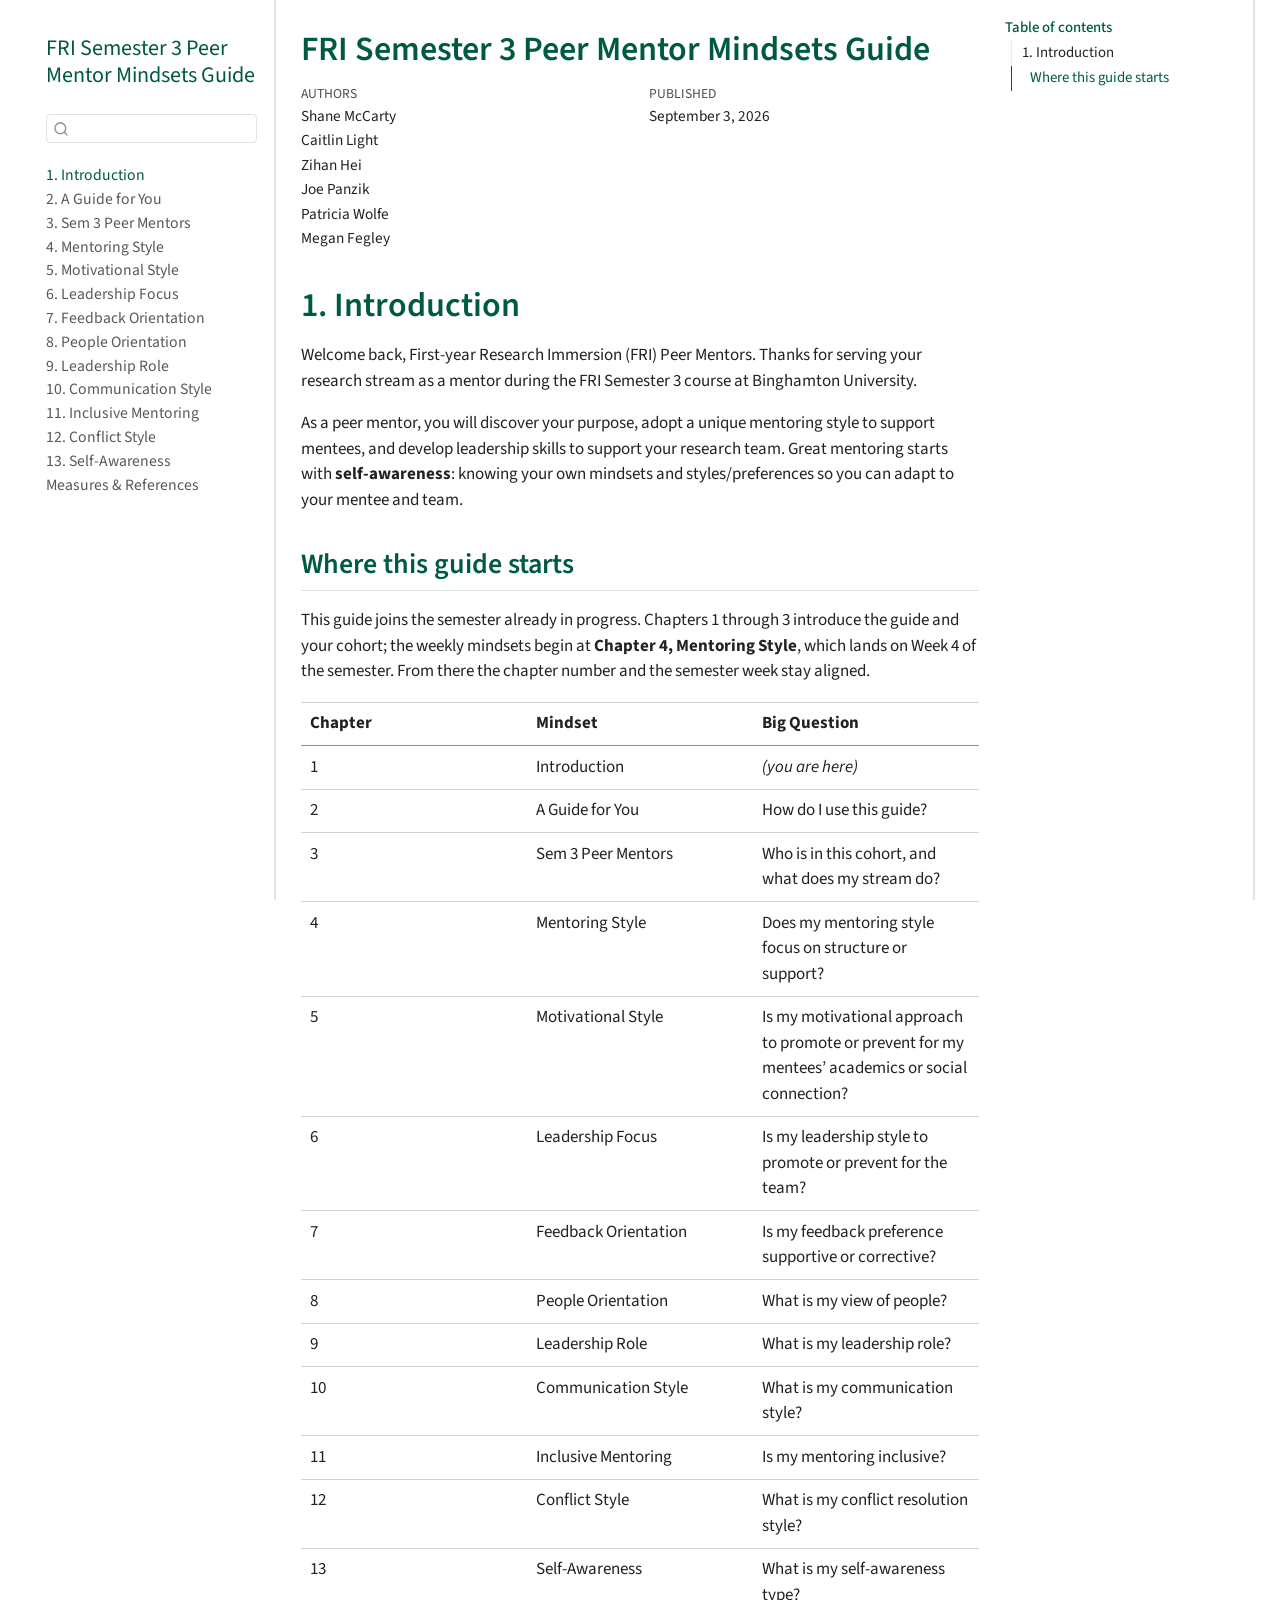
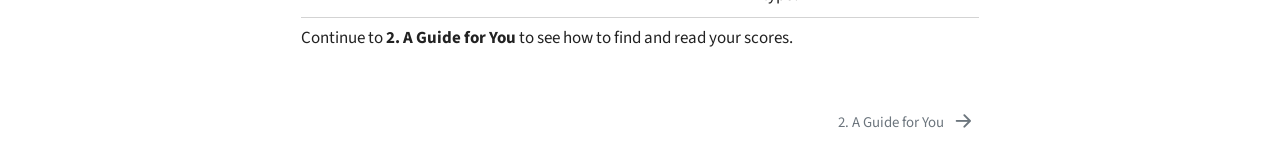
<file: docs/index.html>
<!DOCTYPE html>
<html xmlns="http://www.w3.org/1999/xhtml" lang="en" xml:lang="en"><head>

<meta charset="utf-8">
<meta name="generator" content="quarto-1.6.42">

<meta name="viewport" content="width=device-width, initial-scale=1.0, user-scalable=yes">

<meta name="author" content="Shane McCarty">
<meta name="author" content="Caitlin Light">
<meta name="author" content="Zihan Hei">
<meta name="author" content="Joe Panzik">
<meta name="author" content="Patricia Wolfe">
<meta name="author" content="Megan Fegley">
<meta name="dcterms.date" content="2026-09-03">

<title>FRI Semester 3 Peer Mentor Mindsets Guide</title>
<style>
code{white-space: pre-wrap;}
span.smallcaps{font-variant: small-caps;}
div.columns{display: flex; gap: min(4vw, 1.5em);}
div.column{flex: auto; overflow-x: auto;}
div.hanging-indent{margin-left: 1.5em; text-indent: -1.5em;}
ul.task-list{list-style: none;}
ul.task-list li input[type="checkbox"] {
  width: 0.8em;
  margin: 0 0.8em 0.2em -1em; /* quarto-specific, see https://github.com/quarto-dev/quarto-cli/issues/4556 */ 
  vertical-align: middle;
}
</style>


<script src="site_libs/quarto-nav/quarto-nav.js"></script>
<script src="site_libs/quarto-nav/headroom.min.js"></script>
<script src="site_libs/clipboard/clipboard.min.js"></script>
<script src="site_libs/quarto-search/autocomplete.umd.js"></script>
<script src="site_libs/quarto-search/fuse.min.js"></script>
<script src="site_libs/quarto-search/quarto-search.js"></script>
<meta name="quarto:offset" content="./">
<link href="./ch02-guide-for-you.html" rel="next">
<script src="site_libs/quarto-html/quarto.js"></script>
<script src="site_libs/quarto-html/popper.min.js"></script>
<script src="site_libs/quarto-html/tippy.umd.min.js"></script>
<script src="site_libs/quarto-html/anchor.min.js"></script>
<link href="site_libs/quarto-html/tippy.css" rel="stylesheet">
<link href="site_libs/quarto-html/quarto-syntax-highlighting-2f5df379a58b258e96c21c0638c20c03.css" rel="stylesheet" id="quarto-text-highlighting-styles">
<script src="site_libs/bootstrap/bootstrap.min.js"></script>
<link href="site_libs/bootstrap/bootstrap-icons.css" rel="stylesheet">
<link href="site_libs/bootstrap/bootstrap-e4403f1dc1084fe5281ee2813bedc4ef.min.css" rel="stylesheet" append-hash="true" id="quarto-bootstrap" data-mode="light">
<script id="quarto-search-options" type="application/json">{
  "location": "sidebar",
  "copy-button": false,
  "collapse-after": 3,
  "panel-placement": "start",
  "type": "textbox",
  "limit": 50,
  "keyboard-shortcut": [
    "f",
    "/",
    "s"
  ],
  "show-item-context": false,
  "language": {
    "search-no-results-text": "No results",
    "search-matching-documents-text": "matching documents",
    "search-copy-link-title": "Copy link to search",
    "search-hide-matches-text": "Hide additional matches",
    "search-more-match-text": "more match in this document",
    "search-more-matches-text": "more matches in this document",
    "search-clear-button-title": "Clear",
    "search-text-placeholder": "",
    "search-detached-cancel-button-title": "Cancel",
    "search-submit-button-title": "Submit",
    "search-label": "Search"
  }
}</script>


</head>

<body class="nav-sidebar floating">

<div id="quarto-search-results"></div>
  <header id="quarto-header" class="headroom fixed-top">
  <nav class="quarto-secondary-nav">
    <div class="container-fluid d-flex">
      <button type="button" class="quarto-btn-toggle btn" data-bs-toggle="collapse" role="button" data-bs-target=".quarto-sidebar-collapse-item" aria-controls="quarto-sidebar" aria-expanded="false" aria-label="Toggle sidebar navigation" onclick="if (window.quartoToggleHeadroom) { window.quartoToggleHeadroom(); }">
        <i class="bi bi-layout-text-sidebar-reverse"></i>
      </button>
        <nav class="quarto-page-breadcrumbs" aria-label="breadcrumb"><ol class="breadcrumb"><li class="breadcrumb-item"><a href="./index.html">1. Introduction</a></li></ol></nav>
        <a class="flex-grow-1" role="navigation" data-bs-toggle="collapse" data-bs-target=".quarto-sidebar-collapse-item" aria-controls="quarto-sidebar" aria-expanded="false" aria-label="Toggle sidebar navigation" onclick="if (window.quartoToggleHeadroom) { window.quartoToggleHeadroom(); }">      
        </a>
      <button type="button" class="btn quarto-search-button" aria-label="Search" onclick="window.quartoOpenSearch();">
        <i class="bi bi-search"></i>
      </button>
    </div>
  </nav>
</header>
<!-- content -->
<div id="quarto-content" class="quarto-container page-columns page-rows-contents page-layout-article">
<!-- sidebar -->
  <nav id="quarto-sidebar" class="sidebar collapse collapse-horizontal quarto-sidebar-collapse-item sidebar-navigation floating overflow-auto">
    <div class="pt-lg-2 mt-2 text-left sidebar-header">
    <div class="sidebar-title mb-0 py-0">
      <a href="./">FRI Semester 3 Peer Mentor Mindsets Guide</a> 
    </div>
      </div>
        <div class="mt-2 flex-shrink-0 align-items-center">
        <div class="sidebar-search">
        <div id="quarto-search" class="" title="Search"></div>
        </div>
        </div>
    <div class="sidebar-menu-container"> 
    <ul class="list-unstyled mt-1">
        <li class="sidebar-item">
  <div class="sidebar-item-container"> 
  <a href="./index.html" class="sidebar-item-text sidebar-link active">
 <span class="menu-text">1. Introduction</span></a>
  </div>
</li>
        <li class="sidebar-item">
  <div class="sidebar-item-container"> 
  <a href="./ch02-guide-for-you.html" class="sidebar-item-text sidebar-link">
 <span class="menu-text">2. A Guide for You</span></a>
  </div>
</li>
        <li class="sidebar-item">
  <div class="sidebar-item-container"> 
  <a href="./ch03-sem3-peer-mentors.html" class="sidebar-item-text sidebar-link">
 <span class="menu-text">3. Sem 3 Peer Mentors</span></a>
  </div>
</li>
        <li class="sidebar-item">
  <div class="sidebar-item-container"> 
  <a href="./ch04-mentoring-style.html" class="sidebar-item-text sidebar-link">
 <span class="menu-text">4. Mentoring Style</span></a>
  </div>
</li>
        <li class="sidebar-item">
  <div class="sidebar-item-container"> 
  <a href="./ch05-motivational-style.html" class="sidebar-item-text sidebar-link">
 <span class="menu-text">5. Motivational Style</span></a>
  </div>
</li>
        <li class="sidebar-item">
  <div class="sidebar-item-container"> 
  <a href="./ch06-leadership-focus.html" class="sidebar-item-text sidebar-link">
 <span class="menu-text">6. Leadership Focus</span></a>
  </div>
</li>
        <li class="sidebar-item">
  <div class="sidebar-item-container"> 
  <a href="./ch07-feedback-orientation.html" class="sidebar-item-text sidebar-link">
 <span class="menu-text">7. Feedback Orientation</span></a>
  </div>
</li>
        <li class="sidebar-item">
  <div class="sidebar-item-container"> 
  <a href="./ch08-people-orientation.html" class="sidebar-item-text sidebar-link">
 <span class="menu-text">8. People Orientation</span></a>
  </div>
</li>
        <li class="sidebar-item">
  <div class="sidebar-item-container"> 
  <a href="./ch09-leadership-role.html" class="sidebar-item-text sidebar-link">
 <span class="menu-text">9. Leadership Role</span></a>
  </div>
</li>
        <li class="sidebar-item">
  <div class="sidebar-item-container"> 
  <a href="./ch10-communication-style.html" class="sidebar-item-text sidebar-link">
 <span class="menu-text">10. Communication Style</span></a>
  </div>
</li>
        <li class="sidebar-item">
  <div class="sidebar-item-container"> 
  <a href="./ch11-inclusive-mentoring.html" class="sidebar-item-text sidebar-link">
 <span class="menu-text">11. Inclusive Mentoring</span></a>
  </div>
</li>
        <li class="sidebar-item">
  <div class="sidebar-item-container"> 
  <a href="./ch12-conflict-style.html" class="sidebar-item-text sidebar-link">
 <span class="menu-text">12. Conflict Style</span></a>
  </div>
</li>
        <li class="sidebar-item">
  <div class="sidebar-item-container"> 
  <a href="./ch13-self-awareness.html" class="sidebar-item-text sidebar-link">
 <span class="menu-text">13. Self-Awareness</span></a>
  </div>
</li>
        <li class="sidebar-item">
  <div class="sidebar-item-container"> 
  <a href="./references.html" class="sidebar-item-text sidebar-link">
 <span class="menu-text">Measures &amp; References</span></a>
  </div>
</li>
    </ul>
    </div>
</nav>
<div id="quarto-sidebar-glass" class="quarto-sidebar-collapse-item" data-bs-toggle="collapse" data-bs-target=".quarto-sidebar-collapse-item"></div>
<!-- margin-sidebar -->
    <div id="quarto-margin-sidebar" class="sidebar margin-sidebar">
        <nav id="TOC" role="doc-toc" class="toc-active">
    <h2 id="toc-title">Table of contents</h2>
   
  <ul>
  <li><a href="#introduction" id="toc-introduction" class="nav-link active" data-scroll-target="#introduction">1. Introduction</a>
  <ul class="collapse">
  <li><a href="#where-this-guide-starts" id="toc-where-this-guide-starts" class="nav-link" data-scroll-target="#where-this-guide-starts">Where this guide starts</a></li>
  </ul></li>
  </ul>
</nav>
    </div>
<!-- main -->
<main class="content" id="quarto-document-content">

<header id="title-block-header" class="quarto-title-block default">
<div class="quarto-title">
<h1 class="title">FRI Semester 3 Peer Mentor Mindsets Guide</h1>
</div>



<div class="quarto-title-meta">

    <div>
    <div class="quarto-title-meta-heading">Authors</div>
    <div class="quarto-title-meta-contents">
             <p>Shane McCarty </p>
             <p>Caitlin Light </p>
             <p>Zihan Hei </p>
             <p>Joe Panzik </p>
             <p>Patricia Wolfe </p>
             <p>Megan Fegley </p>
          </div>
  </div>
    
    <div>
    <div class="quarto-title-meta-heading">Published</div>
    <div class="quarto-title-meta-contents">
      <p class="date">September 3, 2026</p>
    </div>
  </div>
  
    
  </div>
  


</header>


<section id="introduction" class="level1 unnumbered">
<h1 class="unnumbered">1. Introduction</h1>
<p>Welcome back, First-year Research Immersion (FRI) Peer Mentors. Thanks for serving your research stream as a mentor during the FRI Semester 3 course at Binghamton University.</p>
<p>As a peer mentor, you will discover your purpose, adopt a unique mentoring style to support mentees, and develop leadership skills to support your research team. Great mentoring starts with <strong>self-awareness</strong>: knowing your own mindsets and styles/preferences so you can adapt to your mentee and team.</p>
<section id="where-this-guide-starts" class="level2">
<h2 class="anchored" data-anchor-id="where-this-guide-starts">Where this guide starts</h2>
<p>This guide joins the semester already in progress. Chapters 1 through 3 introduce the guide and your cohort; the weekly mindsets begin at <strong>Chapter 4, Mentoring Style</strong>, which lands on Week 4 of the semester. From there the chapter number and the semester week stay aligned.</p>
<table class="caption-top table">
<colgroup>
<col style="width: 33%">
<col style="width: 33%">
<col style="width: 33%">
</colgroup>
<thead>
<tr class="header">
<th>Chapter</th>
<th>Mindset</th>
<th>Big Question</th>
</tr>
</thead>
<tbody>
<tr class="odd">
<td>1</td>
<td>Introduction</td>
<td><em>(you are here)</em></td>
</tr>
<tr class="even">
<td>2</td>
<td>A Guide for You</td>
<td>How do I use this guide?</td>
</tr>
<tr class="odd">
<td>3</td>
<td>Sem 3 Peer Mentors</td>
<td>Who is in this cohort, and what does my stream do?</td>
</tr>
<tr class="even">
<td>4</td>
<td>Mentoring Style</td>
<td>Does my mentoring style focus on structure or support?</td>
</tr>
<tr class="odd">
<td>5</td>
<td>Motivational Style</td>
<td>Is my motivational approach to promote or prevent for my mentees’ academics or social connection?</td>
</tr>
<tr class="even">
<td>6</td>
<td>Leadership Focus</td>
<td>Is my leadership style to promote or prevent for the team?</td>
</tr>
<tr class="odd">
<td>7</td>
<td>Feedback Orientation</td>
<td>Is my feedback preference supportive or corrective?</td>
</tr>
<tr class="even">
<td>8</td>
<td>People Orientation</td>
<td>What is my view of people?</td>
</tr>
<tr class="odd">
<td>9</td>
<td>Leadership Role</td>
<td>What is my leadership role?</td>
</tr>
<tr class="even">
<td>10</td>
<td>Communication Style</td>
<td>What is my communication style?</td>
</tr>
<tr class="odd">
<td>11</td>
<td>Inclusive Mentoring</td>
<td>Is my mentoring inclusive?</td>
</tr>
<tr class="even">
<td>12</td>
<td>Conflict Style</td>
<td>What is my conflict resolution style?</td>
</tr>
<tr class="odd">
<td>13</td>
<td>Self-Awareness</td>
<td>What is my self-awareness type?</td>
</tr>
</tbody>
</table>
<p>Continue to <strong>2. A Guide for You</strong> to see how to find and read your scores.</p>


</section>
</section>

</main> <!-- /main -->
<script id="quarto-html-after-body" type="application/javascript">
window.document.addEventListener("DOMContentLoaded", function (event) {
  const toggleBodyColorMode = (bsSheetEl) => {
    const mode = bsSheetEl.getAttribute("data-mode");
    const bodyEl = window.document.querySelector("body");
    if (mode === "dark") {
      bodyEl.classList.add("quarto-dark");
      bodyEl.classList.remove("quarto-light");
    } else {
      bodyEl.classList.add("quarto-light");
      bodyEl.classList.remove("quarto-dark");
    }
  }
  const toggleBodyColorPrimary = () => {
    const bsSheetEl = window.document.querySelector("link#quarto-bootstrap");
    if (bsSheetEl) {
      toggleBodyColorMode(bsSheetEl);
    }
  }
  toggleBodyColorPrimary();  
  const icon = "";
  const anchorJS = new window.AnchorJS();
  anchorJS.options = {
    placement: 'right',
    icon: icon
  };
  anchorJS.add('.anchored');
  const isCodeAnnotation = (el) => {
    for (const clz of el.classList) {
      if (clz.startsWith('code-annotation-')) {                     
        return true;
      }
    }
    return false;
  }
  const onCopySuccess = function(e) {
    // button target
    const button = e.trigger;
    // don't keep focus
    button.blur();
    // flash "checked"
    button.classList.add('code-copy-button-checked');
    var currentTitle = button.getAttribute("title");
    button.setAttribute("title", "Copied!");
    let tooltip;
    if (window.bootstrap) {
      button.setAttribute("data-bs-toggle", "tooltip");
      button.setAttribute("data-bs-placement", "left");
      button.setAttribute("data-bs-title", "Copied!");
      tooltip = new bootstrap.Tooltip(button, 
        { trigger: "manual", 
          customClass: "code-copy-button-tooltip",
          offset: [0, -8]});
      tooltip.show();    
    }
    setTimeout(function() {
      if (tooltip) {
        tooltip.hide();
        button.removeAttribute("data-bs-title");
        button.removeAttribute("data-bs-toggle");
        button.removeAttribute("data-bs-placement");
      }
      button.setAttribute("title", currentTitle);
      button.classList.remove('code-copy-button-checked');
    }, 1000);
    // clear code selection
    e.clearSelection();
  }
  const getTextToCopy = function(trigger) {
      const codeEl = trigger.previousElementSibling.cloneNode(true);
      for (const childEl of codeEl.children) {
        if (isCodeAnnotation(childEl)) {
          childEl.remove();
        }
      }
      return codeEl.innerText;
  }
  const clipboard = new window.ClipboardJS('.code-copy-button:not([data-in-quarto-modal])', {
    text: getTextToCopy
  });
  clipboard.on('success', onCopySuccess);
  if (window.document.getElementById('quarto-embedded-source-code-modal')) {
    const clipboardModal = new window.ClipboardJS('.code-copy-button[data-in-quarto-modal]', {
      text: getTextToCopy,
      container: window.document.getElementById('quarto-embedded-source-code-modal')
    });
    clipboardModal.on('success', onCopySuccess);
  }
    var localhostRegex = new RegExp(/^(?:http|https):\/\/localhost\:?[0-9]*\//);
    var mailtoRegex = new RegExp(/^mailto:/);
      var filterRegex = new RegExp('/' + window.location.host + '/');
    var isInternal = (href) => {
        return filterRegex.test(href) || localhostRegex.test(href) || mailtoRegex.test(href);
    }
    // Inspect non-navigation links and adorn them if external
 	var links = window.document.querySelectorAll('a[href]:not(.nav-link):not(.navbar-brand):not(.toc-action):not(.sidebar-link):not(.sidebar-item-toggle):not(.pagination-link):not(.no-external):not([aria-hidden]):not(.dropdown-item):not(.quarto-navigation-tool):not(.about-link)');
    for (var i=0; i<links.length; i++) {
      const link = links[i];
      if (!isInternal(link.href)) {
        // undo the damage that might have been done by quarto-nav.js in the case of
        // links that we want to consider external
        if (link.dataset.originalHref !== undefined) {
          link.href = link.dataset.originalHref;
        }
      }
    }
  function tippyHover(el, contentFn, onTriggerFn, onUntriggerFn) {
    const config = {
      allowHTML: true,
      maxWidth: 500,
      delay: 100,
      arrow: false,
      appendTo: function(el) {
          return el.parentElement;
      },
      interactive: true,
      interactiveBorder: 10,
      theme: 'quarto',
      placement: 'bottom-start',
    };
    if (contentFn) {
      config.content = contentFn;
    }
    if (onTriggerFn) {
      config.onTrigger = onTriggerFn;
    }
    if (onUntriggerFn) {
      config.onUntrigger = onUntriggerFn;
    }
    window.tippy(el, config); 
  }
  const noterefs = window.document.querySelectorAll('a[role="doc-noteref"]');
  for (var i=0; i<noterefs.length; i++) {
    const ref = noterefs[i];
    tippyHover(ref, function() {
      // use id or data attribute instead here
      let href = ref.getAttribute('data-footnote-href') || ref.getAttribute('href');
      try { href = new URL(href).hash; } catch {}
      const id = href.replace(/^#\/?/, "");
      const note = window.document.getElementById(id);
      if (note) {
        return note.innerHTML;
      } else {
        return "";
      }
    });
  }
  const xrefs = window.document.querySelectorAll('a.quarto-xref');
  const processXRef = (id, note) => {
    // Strip column container classes
    const stripColumnClz = (el) => {
      el.classList.remove("page-full", "page-columns");
      if (el.children) {
        for (const child of el.children) {
          stripColumnClz(child);
        }
      }
    }
    stripColumnClz(note)
    if (id === null || id.startsWith('sec-')) {
      // Special case sections, only their first couple elements
      const container = document.createElement("div");
      if (note.children && note.children.length > 2) {
        container.appendChild(note.children[0].cloneNode(true));
        for (let i = 1; i < note.children.length; i++) {
          const child = note.children[i];
          if (child.tagName === "P" && child.innerText === "") {
            continue;
          } else {
            container.appendChild(child.cloneNode(true));
            break;
          }
        }
        if (window.Quarto?.typesetMath) {
          window.Quarto.typesetMath(container);
        }
        return container.innerHTML
      } else {
        if (window.Quarto?.typesetMath) {
          window.Quarto.typesetMath(note);
        }
        return note.innerHTML;
      }
    } else {
      // Remove any anchor links if they are present
      const anchorLink = note.querySelector('a.anchorjs-link');
      if (anchorLink) {
        anchorLink.remove();
      }
      if (window.Quarto?.typesetMath) {
        window.Quarto.typesetMath(note);
      }
      if (note.classList.contains("callout")) {
        return note.outerHTML;
      } else {
        return note.innerHTML;
      }
    }
  }
  for (var i=0; i<xrefs.length; i++) {
    const xref = xrefs[i];
    tippyHover(xref, undefined, function(instance) {
      instance.disable();
      let url = xref.getAttribute('href');
      let hash = undefined; 
      if (url.startsWith('#')) {
        hash = url;
      } else {
        try { hash = new URL(url).hash; } catch {}
      }
      if (hash) {
        const id = hash.replace(/^#\/?/, "");
        const note = window.document.getElementById(id);
        if (note !== null) {
          try {
            const html = processXRef(id, note.cloneNode(true));
            instance.setContent(html);
          } finally {
            instance.enable();
            instance.show();
          }
        } else {
          // See if we can fetch this
          fetch(url.split('#')[0])
          .then(res => res.text())
          .then(html => {
            const parser = new DOMParser();
            const htmlDoc = parser.parseFromString(html, "text/html");
            const note = htmlDoc.getElementById(id);
            if (note !== null) {
              const html = processXRef(id, note);
              instance.setContent(html);
            } 
          }).finally(() => {
            instance.enable();
            instance.show();
          });
        }
      } else {
        // See if we can fetch a full url (with no hash to target)
        // This is a special case and we should probably do some content thinning / targeting
        fetch(url)
        .then(res => res.text())
        .then(html => {
          const parser = new DOMParser();
          const htmlDoc = parser.parseFromString(html, "text/html");
          const note = htmlDoc.querySelector('main.content');
          if (note !== null) {
            // This should only happen for chapter cross references
            // (since there is no id in the URL)
            // remove the first header
            if (note.children.length > 0 && note.children[0].tagName === "HEADER") {
              note.children[0].remove();
            }
            const html = processXRef(null, note);
            instance.setContent(html);
          } 
        }).finally(() => {
          instance.enable();
          instance.show();
        });
      }
    }, function(instance) {
    });
  }
      let selectedAnnoteEl;
      const selectorForAnnotation = ( cell, annotation) => {
        let cellAttr = 'data-code-cell="' + cell + '"';
        let lineAttr = 'data-code-annotation="' +  annotation + '"';
        const selector = 'span[' + cellAttr + '][' + lineAttr + ']';
        return selector;
      }
      const selectCodeLines = (annoteEl) => {
        const doc = window.document;
        const targetCell = annoteEl.getAttribute("data-target-cell");
        const targetAnnotation = annoteEl.getAttribute("data-target-annotation");
        const annoteSpan = window.document.querySelector(selectorForAnnotation(targetCell, targetAnnotation));
        const lines = annoteSpan.getAttribute("data-code-lines").split(",");
        const lineIds = lines.map((line) => {
          return targetCell + "-" + line;
        })
        let top = null;
        let height = null;
        let parent = null;
        if (lineIds.length > 0) {
            //compute the position of the single el (top and bottom and make a div)
            const el = window.document.getElementById(lineIds[0]);
            top = el.offsetTop;
            height = el.offsetHeight;
            parent = el.parentElement.parentElement;
          if (lineIds.length > 1) {
            const lastEl = window.document.getElementById(lineIds[lineIds.length - 1]);
            const bottom = lastEl.offsetTop + lastEl.offsetHeight;
            height = bottom - top;
          }
          if (top !== null && height !== null && parent !== null) {
            // cook up a div (if necessary) and position it 
            let div = window.document.getElementById("code-annotation-line-highlight");
            if (div === null) {
              div = window.document.createElement("div");
              div.setAttribute("id", "code-annotation-line-highlight");
              div.style.position = 'absolute';
              parent.appendChild(div);
            }
            div.style.top = top - 2 + "px";
            div.style.height = height + 4 + "px";
            div.style.left = 0;
            let gutterDiv = window.document.getElementById("code-annotation-line-highlight-gutter");
            if (gutterDiv === null) {
              gutterDiv = window.document.createElement("div");
              gutterDiv.setAttribute("id", "code-annotation-line-highlight-gutter");
              gutterDiv.style.position = 'absolute';
              const codeCell = window.document.getElementById(targetCell);
              const gutter = codeCell.querySelector('.code-annotation-gutter');
              gutter.appendChild(gutterDiv);
            }
            gutterDiv.style.top = top - 2 + "px";
            gutterDiv.style.height = height + 4 + "px";
          }
          selectedAnnoteEl = annoteEl;
        }
      };
      const unselectCodeLines = () => {
        const elementsIds = ["code-annotation-line-highlight", "code-annotation-line-highlight-gutter"];
        elementsIds.forEach((elId) => {
          const div = window.document.getElementById(elId);
          if (div) {
            div.remove();
          }
        });
        selectedAnnoteEl = undefined;
      };
        // Handle positioning of the toggle
    window.addEventListener(
      "resize",
      throttle(() => {
        elRect = undefined;
        if (selectedAnnoteEl) {
          selectCodeLines(selectedAnnoteEl);
        }
      }, 10)
    );
    function throttle(fn, ms) {
    let throttle = false;
    let timer;
      return (...args) => {
        if(!throttle) { // first call gets through
            fn.apply(this, args);
            throttle = true;
        } else { // all the others get throttled
            if(timer) clearTimeout(timer); // cancel #2
            timer = setTimeout(() => {
              fn.apply(this, args);
              timer = throttle = false;
            }, ms);
        }
      };
    }
      // Attach click handler to the DT
      const annoteDls = window.document.querySelectorAll('dt[data-target-cell]');
      for (const annoteDlNode of annoteDls) {
        annoteDlNode.addEventListener('click', (event) => {
          const clickedEl = event.target;
          if (clickedEl !== selectedAnnoteEl) {
            unselectCodeLines();
            const activeEl = window.document.querySelector('dt[data-target-cell].code-annotation-active');
            if (activeEl) {
              activeEl.classList.remove('code-annotation-active');
            }
            selectCodeLines(clickedEl);
            clickedEl.classList.add('code-annotation-active');
          } else {
            // Unselect the line
            unselectCodeLines();
            clickedEl.classList.remove('code-annotation-active');
          }
        });
      }
  const findCites = (el) => {
    const parentEl = el.parentElement;
    if (parentEl) {
      const cites = parentEl.dataset.cites;
      if (cites) {
        return {
          el,
          cites: cites.split(' ')
        };
      } else {
        return findCites(el.parentElement)
      }
    } else {
      return undefined;
    }
  };
  var bibliorefs = window.document.querySelectorAll('a[role="doc-biblioref"]');
  for (var i=0; i<bibliorefs.length; i++) {
    const ref = bibliorefs[i];
    const citeInfo = findCites(ref);
    if (citeInfo) {
      tippyHover(citeInfo.el, function() {
        var popup = window.document.createElement('div');
        citeInfo.cites.forEach(function(cite) {
          var citeDiv = window.document.createElement('div');
          citeDiv.classList.add('hanging-indent');
          citeDiv.classList.add('csl-entry');
          var biblioDiv = window.document.getElementById('ref-' + cite);
          if (biblioDiv) {
            citeDiv.innerHTML = biblioDiv.innerHTML;
          }
          popup.appendChild(citeDiv);
        });
        return popup.innerHTML;
      });
    }
  }
});
</script>
<nav class="page-navigation">
  <div class="nav-page nav-page-previous">
  </div>
  <div class="nav-page nav-page-next">
      <a href="./ch02-guide-for-you.html" class="pagination-link" aria-label="2. A Guide for You">
        <span class="nav-page-text">2. A Guide for You</span> <i class="bi bi-arrow-right-short"></i>
      </a>
  </div>
</nav>
</div> <!-- /content -->




</body></html>
</file>
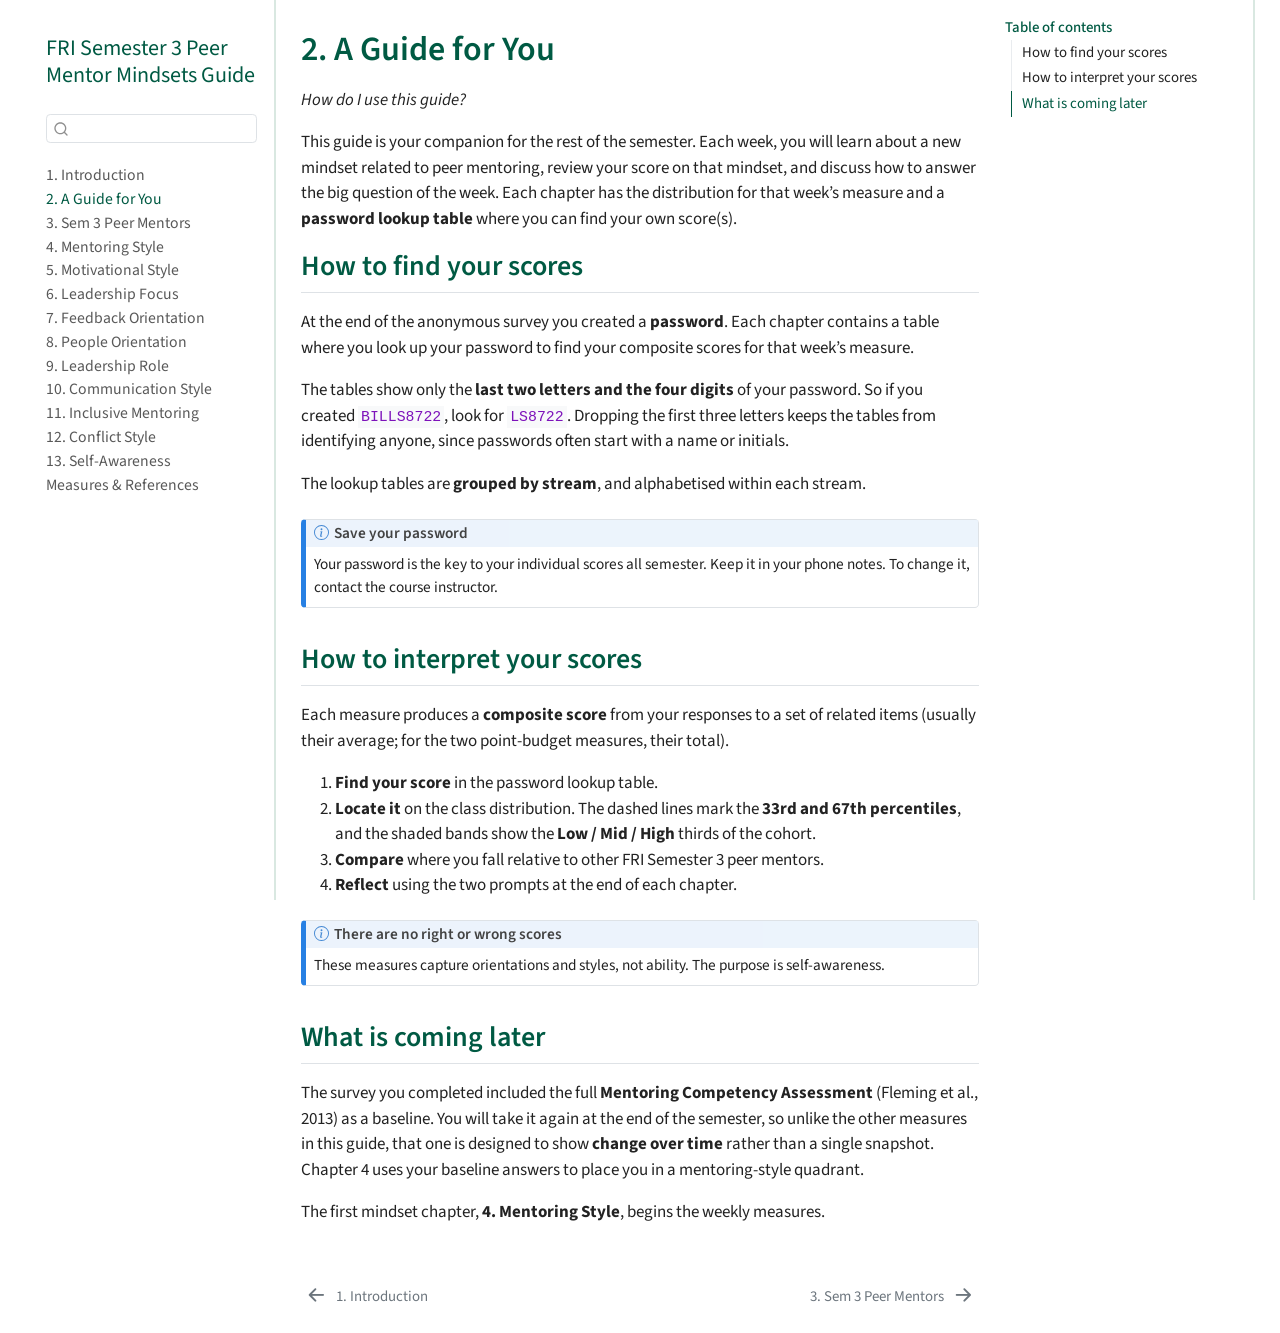
<file: docs/ch02-guide-for-you.html>
<!DOCTYPE html>
<html xmlns="http://www.w3.org/1999/xhtml" lang="en" xml:lang="en"><head>

<meta charset="utf-8">
<meta name="generator" content="quarto-1.6.42">

<meta name="viewport" content="width=device-width, initial-scale=1.0, user-scalable=yes">


<title>2. A Guide for You – FRI Semester 3 Peer Mentor Mindsets Guide</title>
<style>
code{white-space: pre-wrap;}
span.smallcaps{font-variant: small-caps;}
div.columns{display: flex; gap: min(4vw, 1.5em);}
div.column{flex: auto; overflow-x: auto;}
div.hanging-indent{margin-left: 1.5em; text-indent: -1.5em;}
ul.task-list{list-style: none;}
ul.task-list li input[type="checkbox"] {
  width: 0.8em;
  margin: 0 0.8em 0.2em -1em; /* quarto-specific, see https://github.com/quarto-dev/quarto-cli/issues/4556 */ 
  vertical-align: middle;
}
</style>


<script src="site_libs/quarto-nav/quarto-nav.js"></script>
<script src="site_libs/quarto-nav/headroom.min.js"></script>
<script src="site_libs/clipboard/clipboard.min.js"></script>
<script src="site_libs/quarto-search/autocomplete.umd.js"></script>
<script src="site_libs/quarto-search/fuse.min.js"></script>
<script src="site_libs/quarto-search/quarto-search.js"></script>
<meta name="quarto:offset" content="./">
<link href="./ch03-sem3-peer-mentors.html" rel="next">
<link href="./index.html" rel="prev">
<script src="site_libs/quarto-html/quarto.js"></script>
<script src="site_libs/quarto-html/popper.min.js"></script>
<script src="site_libs/quarto-html/tippy.umd.min.js"></script>
<script src="site_libs/quarto-html/anchor.min.js"></script>
<link href="site_libs/quarto-html/tippy.css" rel="stylesheet">
<link href="site_libs/quarto-html/quarto-syntax-highlighting-2f5df379a58b258e96c21c0638c20c03.css" rel="stylesheet" id="quarto-text-highlighting-styles">
<script src="site_libs/bootstrap/bootstrap.min.js"></script>
<link href="site_libs/bootstrap/bootstrap-icons.css" rel="stylesheet">
<link href="site_libs/bootstrap/bootstrap-e4403f1dc1084fe5281ee2813bedc4ef.min.css" rel="stylesheet" append-hash="true" id="quarto-bootstrap" data-mode="light">
<script id="quarto-search-options" type="application/json">{
  "location": "sidebar",
  "copy-button": false,
  "collapse-after": 3,
  "panel-placement": "start",
  "type": "textbox",
  "limit": 50,
  "keyboard-shortcut": [
    "f",
    "/",
    "s"
  ],
  "show-item-context": false,
  "language": {
    "search-no-results-text": "No results",
    "search-matching-documents-text": "matching documents",
    "search-copy-link-title": "Copy link to search",
    "search-hide-matches-text": "Hide additional matches",
    "search-more-match-text": "more match in this document",
    "search-more-matches-text": "more matches in this document",
    "search-clear-button-title": "Clear",
    "search-text-placeholder": "",
    "search-detached-cancel-button-title": "Cancel",
    "search-submit-button-title": "Submit",
    "search-label": "Search"
  }
}</script>


</head>

<body class="nav-sidebar floating">

<div id="quarto-search-results"></div>
  <header id="quarto-header" class="headroom fixed-top">
  <nav class="quarto-secondary-nav">
    <div class="container-fluid d-flex">
      <button type="button" class="quarto-btn-toggle btn" data-bs-toggle="collapse" role="button" data-bs-target=".quarto-sidebar-collapse-item" aria-controls="quarto-sidebar" aria-expanded="false" aria-label="Toggle sidebar navigation" onclick="if (window.quartoToggleHeadroom) { window.quartoToggleHeadroom(); }">
        <i class="bi bi-layout-text-sidebar-reverse"></i>
      </button>
        <nav class="quarto-page-breadcrumbs" aria-label="breadcrumb"><ol class="breadcrumb"><li class="breadcrumb-item"><a href="./ch02-guide-for-you.html">2. A Guide for You</a></li></ol></nav>
        <a class="flex-grow-1" role="navigation" data-bs-toggle="collapse" data-bs-target=".quarto-sidebar-collapse-item" aria-controls="quarto-sidebar" aria-expanded="false" aria-label="Toggle sidebar navigation" onclick="if (window.quartoToggleHeadroom) { window.quartoToggleHeadroom(); }">      
        </a>
      <button type="button" class="btn quarto-search-button" aria-label="Search" onclick="window.quartoOpenSearch();">
        <i class="bi bi-search"></i>
      </button>
    </div>
  </nav>
</header>
<!-- content -->
<div id="quarto-content" class="quarto-container page-columns page-rows-contents page-layout-article">
<!-- sidebar -->
  <nav id="quarto-sidebar" class="sidebar collapse collapse-horizontal quarto-sidebar-collapse-item sidebar-navigation floating overflow-auto">
    <div class="pt-lg-2 mt-2 text-left sidebar-header">
    <div class="sidebar-title mb-0 py-0">
      <a href="./">FRI Semester 3 Peer Mentor Mindsets Guide</a> 
    </div>
      </div>
        <div class="mt-2 flex-shrink-0 align-items-center">
        <div class="sidebar-search">
        <div id="quarto-search" class="" title="Search"></div>
        </div>
        </div>
    <div class="sidebar-menu-container"> 
    <ul class="list-unstyled mt-1">
        <li class="sidebar-item">
  <div class="sidebar-item-container"> 
  <a href="./index.html" class="sidebar-item-text sidebar-link">
 <span class="menu-text">1. Introduction</span></a>
  </div>
</li>
        <li class="sidebar-item">
  <div class="sidebar-item-container"> 
  <a href="./ch02-guide-for-you.html" class="sidebar-item-text sidebar-link active">
 <span class="menu-text">2. A Guide for You</span></a>
  </div>
</li>
        <li class="sidebar-item">
  <div class="sidebar-item-container"> 
  <a href="./ch03-sem3-peer-mentors.html" class="sidebar-item-text sidebar-link">
 <span class="menu-text">3. Sem 3 Peer Mentors</span></a>
  </div>
</li>
        <li class="sidebar-item">
  <div class="sidebar-item-container"> 
  <a href="./ch04-mentoring-style.html" class="sidebar-item-text sidebar-link">
 <span class="menu-text">4. Mentoring Style</span></a>
  </div>
</li>
        <li class="sidebar-item">
  <div class="sidebar-item-container"> 
  <a href="./ch05-motivational-style.html" class="sidebar-item-text sidebar-link">
 <span class="menu-text">5. Motivational Style</span></a>
  </div>
</li>
        <li class="sidebar-item">
  <div class="sidebar-item-container"> 
  <a href="./ch06-leadership-focus.html" class="sidebar-item-text sidebar-link">
 <span class="menu-text">6. Leadership Focus</span></a>
  </div>
</li>
        <li class="sidebar-item">
  <div class="sidebar-item-container"> 
  <a href="./ch07-feedback-orientation.html" class="sidebar-item-text sidebar-link">
 <span class="menu-text">7. Feedback Orientation</span></a>
  </div>
</li>
        <li class="sidebar-item">
  <div class="sidebar-item-container"> 
  <a href="./ch08-people-orientation.html" class="sidebar-item-text sidebar-link">
 <span class="menu-text">8. People Orientation</span></a>
  </div>
</li>
        <li class="sidebar-item">
  <div class="sidebar-item-container"> 
  <a href="./ch09-leadership-role.html" class="sidebar-item-text sidebar-link">
 <span class="menu-text">9. Leadership Role</span></a>
  </div>
</li>
        <li class="sidebar-item">
  <div class="sidebar-item-container"> 
  <a href="./ch10-communication-style.html" class="sidebar-item-text sidebar-link">
 <span class="menu-text">10. Communication Style</span></a>
  </div>
</li>
        <li class="sidebar-item">
  <div class="sidebar-item-container"> 
  <a href="./ch11-inclusive-mentoring.html" class="sidebar-item-text sidebar-link">
 <span class="menu-text">11. Inclusive Mentoring</span></a>
  </div>
</li>
        <li class="sidebar-item">
  <div class="sidebar-item-container"> 
  <a href="./ch12-conflict-style.html" class="sidebar-item-text sidebar-link">
 <span class="menu-text">12. Conflict Style</span></a>
  </div>
</li>
        <li class="sidebar-item">
  <div class="sidebar-item-container"> 
  <a href="./ch13-self-awareness.html" class="sidebar-item-text sidebar-link">
 <span class="menu-text">13. Self-Awareness</span></a>
  </div>
</li>
        <li class="sidebar-item">
  <div class="sidebar-item-container"> 
  <a href="./references.html" class="sidebar-item-text sidebar-link">
 <span class="menu-text">Measures &amp; References</span></a>
  </div>
</li>
    </ul>
    </div>
</nav>
<div id="quarto-sidebar-glass" class="quarto-sidebar-collapse-item" data-bs-toggle="collapse" data-bs-target=".quarto-sidebar-collapse-item"></div>
<!-- margin-sidebar -->
    <div id="quarto-margin-sidebar" class="sidebar margin-sidebar">
        <nav id="TOC" role="doc-toc" class="toc-active">
    <h2 id="toc-title">Table of contents</h2>
   
  <ul>
  <li><a href="#how-to-find-your-scores" id="toc-how-to-find-your-scores" class="nav-link active" data-scroll-target="#how-to-find-your-scores">How to find your scores</a></li>
  <li><a href="#how-to-interpret-your-scores" id="toc-how-to-interpret-your-scores" class="nav-link" data-scroll-target="#how-to-interpret-your-scores">How to interpret your scores</a></li>
  <li><a href="#what-is-coming-later" id="toc-what-is-coming-later" class="nav-link" data-scroll-target="#what-is-coming-later">What is coming later</a></li>
  </ul>
</nav>
    </div>
<!-- main -->
<main class="content" id="quarto-document-content">

<header id="title-block-header" class="quarto-title-block default">
<div class="quarto-title">
<h1 class="title">2. A Guide for You</h1>
</div>



<div class="quarto-title-meta">

    
  
    
  </div>
  


</header>


<p><em>How do I use this guide?</em></p>
<p>This guide is your companion for the rest of the semester. Each week, you will learn about a new mindset related to peer mentoring, review your score on that mindset, and discuss how to answer the big question of the week. Each chapter has the distribution for that week’s measure and a <strong>password lookup table</strong> where you can find your own score(s).</p>
<section id="how-to-find-your-scores" class="level2 unnumbered">
<h2 class="unnumbered anchored" data-anchor-id="how-to-find-your-scores">How to find your scores</h2>
<p>At the end of the anonymous survey you created a <strong>password</strong>. Each chapter contains a table where you look up your password to find your composite scores for that week’s measure.</p>
<p>The tables show only the <strong>last two letters and the four digits</strong> of your password. So if you created <code>BILLS8722</code>, look for <strong><code>LS8722</code></strong>. Dropping the first three letters keeps the tables from identifying anyone, since passwords often start with a name or initials.</p>
<p>The lookup tables are <strong>grouped by stream</strong>, and alphabetised within each stream.</p>
<div class="callout callout-style-default callout-note callout-titled">
<div class="callout-header d-flex align-content-center">
<div class="callout-icon-container">
<i class="callout-icon"></i>
</div>
<div class="callout-title-container flex-fill">
Save your password
</div>
</div>
<div class="callout-body-container callout-body">
<p>Your password is the key to your individual scores all semester. Keep it in your phone notes. To change it, contact the course instructor.</p>
</div>
</div>
</section>
<section id="how-to-interpret-your-scores" class="level2 unnumbered">
<h2 class="unnumbered anchored" data-anchor-id="how-to-interpret-your-scores">How to interpret your scores</h2>
<p>Each measure produces a <strong>composite score</strong> from your responses to a set of related items (usually their average; for the two point-budget measures, their total).</p>
<ol type="1">
<li><strong>Find your score</strong> in the password lookup table.</li>
<li><strong>Locate it</strong> on the class distribution. The dashed lines mark the <strong>33rd and 67th percentiles</strong>, and the shaded bands show the <strong>Low / Mid / High</strong> thirds of the cohort.</li>
<li><strong>Compare</strong> where you fall relative to other FRI Semester 3 peer mentors.</li>
<li><strong>Reflect</strong> using the two prompts at the end of each chapter.</li>
</ol>
<div class="callout callout-style-default callout-note callout-titled">
<div class="callout-header d-flex align-content-center">
<div class="callout-icon-container">
<i class="callout-icon"></i>
</div>
<div class="callout-title-container flex-fill">
There are no right or wrong scores
</div>
</div>
<div class="callout-body-container callout-body">
<p>These measures capture orientations and styles, not ability. The purpose is self-awareness.</p>
</div>
</div>
</section>
<section id="what-is-coming-later" class="level2 unnumbered">
<h2 class="unnumbered anchored" data-anchor-id="what-is-coming-later">What is coming later</h2>
<p>The survey you completed included the full <strong>Mentoring Competency Assessment</strong> (Fleming et al., 2013) as a baseline. You will take it again at the end of the semester, so unlike the other measures in this guide, that one is designed to show <strong>change over time</strong> rather than a single snapshot. Chapter 4 uses your baseline answers to place you in a mentoring-style quadrant.</p>
<p>The first mindset chapter, <strong>4. Mentoring Style</strong>, begins the weekly measures.</p>


</section>

</main> <!-- /main -->
<script id="quarto-html-after-body" type="application/javascript">
window.document.addEventListener("DOMContentLoaded", function (event) {
  const toggleBodyColorMode = (bsSheetEl) => {
    const mode = bsSheetEl.getAttribute("data-mode");
    const bodyEl = window.document.querySelector("body");
    if (mode === "dark") {
      bodyEl.classList.add("quarto-dark");
      bodyEl.classList.remove("quarto-light");
    } else {
      bodyEl.classList.add("quarto-light");
      bodyEl.classList.remove("quarto-dark");
    }
  }
  const toggleBodyColorPrimary = () => {
    const bsSheetEl = window.document.querySelector("link#quarto-bootstrap");
    if (bsSheetEl) {
      toggleBodyColorMode(bsSheetEl);
    }
  }
  toggleBodyColorPrimary();  
  const icon = "";
  const anchorJS = new window.AnchorJS();
  anchorJS.options = {
    placement: 'right',
    icon: icon
  };
  anchorJS.add('.anchored');
  const isCodeAnnotation = (el) => {
    for (const clz of el.classList) {
      if (clz.startsWith('code-annotation-')) {                     
        return true;
      }
    }
    return false;
  }
  const onCopySuccess = function(e) {
    // button target
    const button = e.trigger;
    // don't keep focus
    button.blur();
    // flash "checked"
    button.classList.add('code-copy-button-checked');
    var currentTitle = button.getAttribute("title");
    button.setAttribute("title", "Copied!");
    let tooltip;
    if (window.bootstrap) {
      button.setAttribute("data-bs-toggle", "tooltip");
      button.setAttribute("data-bs-placement", "left");
      button.setAttribute("data-bs-title", "Copied!");
      tooltip = new bootstrap.Tooltip(button, 
        { trigger: "manual", 
          customClass: "code-copy-button-tooltip",
          offset: [0, -8]});
      tooltip.show();    
    }
    setTimeout(function() {
      if (tooltip) {
        tooltip.hide();
        button.removeAttribute("data-bs-title");
        button.removeAttribute("data-bs-toggle");
        button.removeAttribute("data-bs-placement");
      }
      button.setAttribute("title", currentTitle);
      button.classList.remove('code-copy-button-checked');
    }, 1000);
    // clear code selection
    e.clearSelection();
  }
  const getTextToCopy = function(trigger) {
      const codeEl = trigger.previousElementSibling.cloneNode(true);
      for (const childEl of codeEl.children) {
        if (isCodeAnnotation(childEl)) {
          childEl.remove();
        }
      }
      return codeEl.innerText;
  }
  const clipboard = new window.ClipboardJS('.code-copy-button:not([data-in-quarto-modal])', {
    text: getTextToCopy
  });
  clipboard.on('success', onCopySuccess);
  if (window.document.getElementById('quarto-embedded-source-code-modal')) {
    const clipboardModal = new window.ClipboardJS('.code-copy-button[data-in-quarto-modal]', {
      text: getTextToCopy,
      container: window.document.getElementById('quarto-embedded-source-code-modal')
    });
    clipboardModal.on('success', onCopySuccess);
  }
    var localhostRegex = new RegExp(/^(?:http|https):\/\/localhost\:?[0-9]*\//);
    var mailtoRegex = new RegExp(/^mailto:/);
      var filterRegex = new RegExp('/' + window.location.host + '/');
    var isInternal = (href) => {
        return filterRegex.test(href) || localhostRegex.test(href) || mailtoRegex.test(href);
    }
    // Inspect non-navigation links and adorn them if external
 	var links = window.document.querySelectorAll('a[href]:not(.nav-link):not(.navbar-brand):not(.toc-action):not(.sidebar-link):not(.sidebar-item-toggle):not(.pagination-link):not(.no-external):not([aria-hidden]):not(.dropdown-item):not(.quarto-navigation-tool):not(.about-link)');
    for (var i=0; i<links.length; i++) {
      const link = links[i];
      if (!isInternal(link.href)) {
        // undo the damage that might have been done by quarto-nav.js in the case of
        // links that we want to consider external
        if (link.dataset.originalHref !== undefined) {
          link.href = link.dataset.originalHref;
        }
      }
    }
  function tippyHover(el, contentFn, onTriggerFn, onUntriggerFn) {
    const config = {
      allowHTML: true,
      maxWidth: 500,
      delay: 100,
      arrow: false,
      appendTo: function(el) {
          return el.parentElement;
      },
      interactive: true,
      interactiveBorder: 10,
      theme: 'quarto',
      placement: 'bottom-start',
    };
    if (contentFn) {
      config.content = contentFn;
    }
    if (onTriggerFn) {
      config.onTrigger = onTriggerFn;
    }
    if (onUntriggerFn) {
      config.onUntrigger = onUntriggerFn;
    }
    window.tippy(el, config); 
  }
  const noterefs = window.document.querySelectorAll('a[role="doc-noteref"]');
  for (var i=0; i<noterefs.length; i++) {
    const ref = noterefs[i];
    tippyHover(ref, function() {
      // use id or data attribute instead here
      let href = ref.getAttribute('data-footnote-href') || ref.getAttribute('href');
      try { href = new URL(href).hash; } catch {}
      const id = href.replace(/^#\/?/, "");
      const note = window.document.getElementById(id);
      if (note) {
        return note.innerHTML;
      } else {
        return "";
      }
    });
  }
  const xrefs = window.document.querySelectorAll('a.quarto-xref');
  const processXRef = (id, note) => {
    // Strip column container classes
    const stripColumnClz = (el) => {
      el.classList.remove("page-full", "page-columns");
      if (el.children) {
        for (const child of el.children) {
          stripColumnClz(child);
        }
      }
    }
    stripColumnClz(note)
    if (id === null || id.startsWith('sec-')) {
      // Special case sections, only their first couple elements
      const container = document.createElement("div");
      if (note.children && note.children.length > 2) {
        container.appendChild(note.children[0].cloneNode(true));
        for (let i = 1; i < note.children.length; i++) {
          const child = note.children[i];
          if (child.tagName === "P" && child.innerText === "") {
            continue;
          } else {
            container.appendChild(child.cloneNode(true));
            break;
          }
        }
        if (window.Quarto?.typesetMath) {
          window.Quarto.typesetMath(container);
        }
        return container.innerHTML
      } else {
        if (window.Quarto?.typesetMath) {
          window.Quarto.typesetMath(note);
        }
        return note.innerHTML;
      }
    } else {
      // Remove any anchor links if they are present
      const anchorLink = note.querySelector('a.anchorjs-link');
      if (anchorLink) {
        anchorLink.remove();
      }
      if (window.Quarto?.typesetMath) {
        window.Quarto.typesetMath(note);
      }
      if (note.classList.contains("callout")) {
        return note.outerHTML;
      } else {
        return note.innerHTML;
      }
    }
  }
  for (var i=0; i<xrefs.length; i++) {
    const xref = xrefs[i];
    tippyHover(xref, undefined, function(instance) {
      instance.disable();
      let url = xref.getAttribute('href');
      let hash = undefined; 
      if (url.startsWith('#')) {
        hash = url;
      } else {
        try { hash = new URL(url).hash; } catch {}
      }
      if (hash) {
        const id = hash.replace(/^#\/?/, "");
        const note = window.document.getElementById(id);
        if (note !== null) {
          try {
            const html = processXRef(id, note.cloneNode(true));
            instance.setContent(html);
          } finally {
            instance.enable();
            instance.show();
          }
        } else {
          // See if we can fetch this
          fetch(url.split('#')[0])
          .then(res => res.text())
          .then(html => {
            const parser = new DOMParser();
            const htmlDoc = parser.parseFromString(html, "text/html");
            const note = htmlDoc.getElementById(id);
            if (note !== null) {
              const html = processXRef(id, note);
              instance.setContent(html);
            } 
          }).finally(() => {
            instance.enable();
            instance.show();
          });
        }
      } else {
        // See if we can fetch a full url (with no hash to target)
        // This is a special case and we should probably do some content thinning / targeting
        fetch(url)
        .then(res => res.text())
        .then(html => {
          const parser = new DOMParser();
          const htmlDoc = parser.parseFromString(html, "text/html");
          const note = htmlDoc.querySelector('main.content');
          if (note !== null) {
            // This should only happen for chapter cross references
            // (since there is no id in the URL)
            // remove the first header
            if (note.children.length > 0 && note.children[0].tagName === "HEADER") {
              note.children[0].remove();
            }
            const html = processXRef(null, note);
            instance.setContent(html);
          } 
        }).finally(() => {
          instance.enable();
          instance.show();
        });
      }
    }, function(instance) {
    });
  }
      let selectedAnnoteEl;
      const selectorForAnnotation = ( cell, annotation) => {
        let cellAttr = 'data-code-cell="' + cell + '"';
        let lineAttr = 'data-code-annotation="' +  annotation + '"';
        const selector = 'span[' + cellAttr + '][' + lineAttr + ']';
        return selector;
      }
      const selectCodeLines = (annoteEl) => {
        const doc = window.document;
        const targetCell = annoteEl.getAttribute("data-target-cell");
        const targetAnnotation = annoteEl.getAttribute("data-target-annotation");
        const annoteSpan = window.document.querySelector(selectorForAnnotation(targetCell, targetAnnotation));
        const lines = annoteSpan.getAttribute("data-code-lines").split(",");
        const lineIds = lines.map((line) => {
          return targetCell + "-" + line;
        })
        let top = null;
        let height = null;
        let parent = null;
        if (lineIds.length > 0) {
            //compute the position of the single el (top and bottom and make a div)
            const el = window.document.getElementById(lineIds[0]);
            top = el.offsetTop;
            height = el.offsetHeight;
            parent = el.parentElement.parentElement;
          if (lineIds.length > 1) {
            const lastEl = window.document.getElementById(lineIds[lineIds.length - 1]);
            const bottom = lastEl.offsetTop + lastEl.offsetHeight;
            height = bottom - top;
          }
          if (top !== null && height !== null && parent !== null) {
            // cook up a div (if necessary) and position it 
            let div = window.document.getElementById("code-annotation-line-highlight");
            if (div === null) {
              div = window.document.createElement("div");
              div.setAttribute("id", "code-annotation-line-highlight");
              div.style.position = 'absolute';
              parent.appendChild(div);
            }
            div.style.top = top - 2 + "px";
            div.style.height = height + 4 + "px";
            div.style.left = 0;
            let gutterDiv = window.document.getElementById("code-annotation-line-highlight-gutter");
            if (gutterDiv === null) {
              gutterDiv = window.document.createElement("div");
              gutterDiv.setAttribute("id", "code-annotation-line-highlight-gutter");
              gutterDiv.style.position = 'absolute';
              const codeCell = window.document.getElementById(targetCell);
              const gutter = codeCell.querySelector('.code-annotation-gutter');
              gutter.appendChild(gutterDiv);
            }
            gutterDiv.style.top = top - 2 + "px";
            gutterDiv.style.height = height + 4 + "px";
          }
          selectedAnnoteEl = annoteEl;
        }
      };
      const unselectCodeLines = () => {
        const elementsIds = ["code-annotation-line-highlight", "code-annotation-line-highlight-gutter"];
        elementsIds.forEach((elId) => {
          const div = window.document.getElementById(elId);
          if (div) {
            div.remove();
          }
        });
        selectedAnnoteEl = undefined;
      };
        // Handle positioning of the toggle
    window.addEventListener(
      "resize",
      throttle(() => {
        elRect = undefined;
        if (selectedAnnoteEl) {
          selectCodeLines(selectedAnnoteEl);
        }
      }, 10)
    );
    function throttle(fn, ms) {
    let throttle = false;
    let timer;
      return (...args) => {
        if(!throttle) { // first call gets through
            fn.apply(this, args);
            throttle = true;
        } else { // all the others get throttled
            if(timer) clearTimeout(timer); // cancel #2
            timer = setTimeout(() => {
              fn.apply(this, args);
              timer = throttle = false;
            }, ms);
        }
      };
    }
      // Attach click handler to the DT
      const annoteDls = window.document.querySelectorAll('dt[data-target-cell]');
      for (const annoteDlNode of annoteDls) {
        annoteDlNode.addEventListener('click', (event) => {
          const clickedEl = event.target;
          if (clickedEl !== selectedAnnoteEl) {
            unselectCodeLines();
            const activeEl = window.document.querySelector('dt[data-target-cell].code-annotation-active');
            if (activeEl) {
              activeEl.classList.remove('code-annotation-active');
            }
            selectCodeLines(clickedEl);
            clickedEl.classList.add('code-annotation-active');
          } else {
            // Unselect the line
            unselectCodeLines();
            clickedEl.classList.remove('code-annotation-active');
          }
        });
      }
  const findCites = (el) => {
    const parentEl = el.parentElement;
    if (parentEl) {
      const cites = parentEl.dataset.cites;
      if (cites) {
        return {
          el,
          cites: cites.split(' ')
        };
      } else {
        return findCites(el.parentElement)
      }
    } else {
      return undefined;
    }
  };
  var bibliorefs = window.document.querySelectorAll('a[role="doc-biblioref"]');
  for (var i=0; i<bibliorefs.length; i++) {
    const ref = bibliorefs[i];
    const citeInfo = findCites(ref);
    if (citeInfo) {
      tippyHover(citeInfo.el, function() {
        var popup = window.document.createElement('div');
        citeInfo.cites.forEach(function(cite) {
          var citeDiv = window.document.createElement('div');
          citeDiv.classList.add('hanging-indent');
          citeDiv.classList.add('csl-entry');
          var biblioDiv = window.document.getElementById('ref-' + cite);
          if (biblioDiv) {
            citeDiv.innerHTML = biblioDiv.innerHTML;
          }
          popup.appendChild(citeDiv);
        });
        return popup.innerHTML;
      });
    }
  }
});
</script>
<nav class="page-navigation">
  <div class="nav-page nav-page-previous">
      <a href="./index.html" class="pagination-link" aria-label="1. Introduction">
        <i class="bi bi-arrow-left-short"></i> <span class="nav-page-text">1. Introduction</span>
      </a>          
  </div>
  <div class="nav-page nav-page-next">
      <a href="./ch03-sem3-peer-mentors.html" class="pagination-link" aria-label="3. Sem 3 Peer Mentors">
        <span class="nav-page-text">3. Sem 3 Peer Mentors</span> <i class="bi bi-arrow-right-short"></i>
      </a>
  </div>
</nav>
</div> <!-- /content -->




</body></html>
</file>
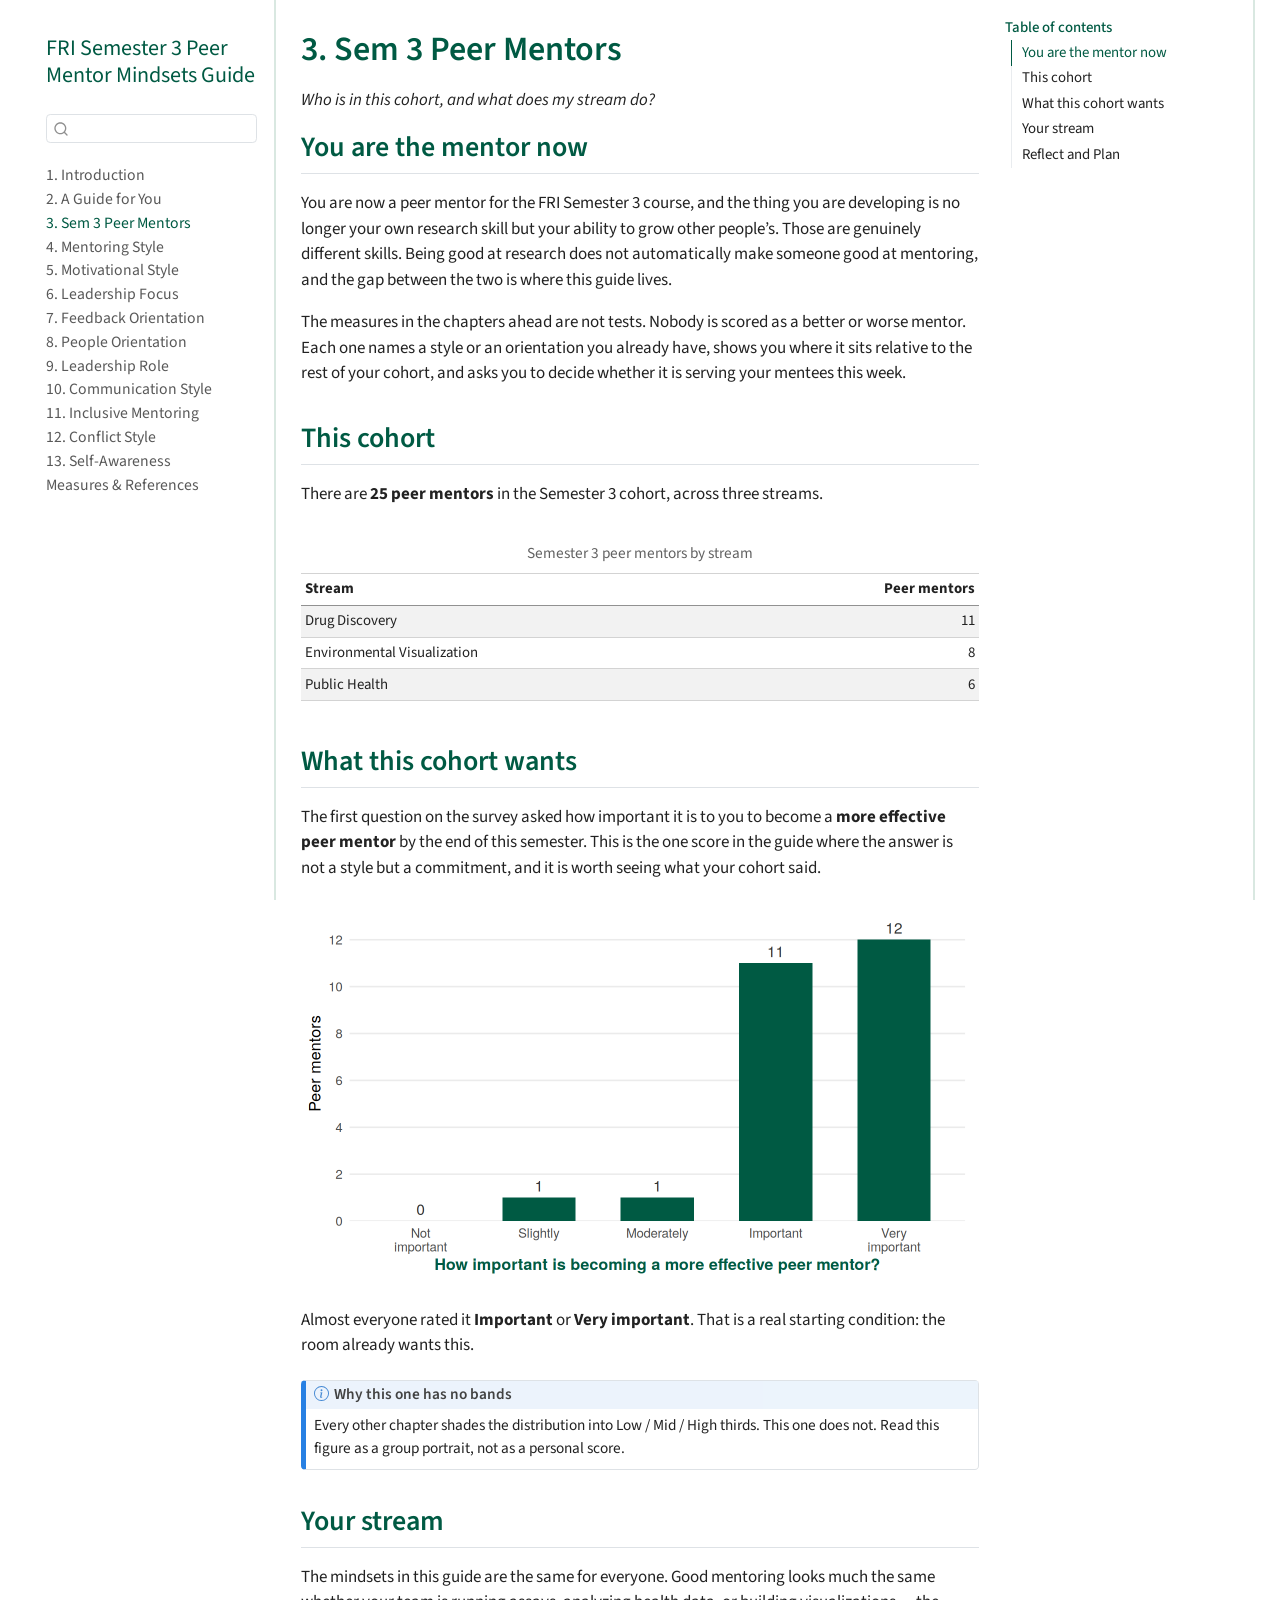
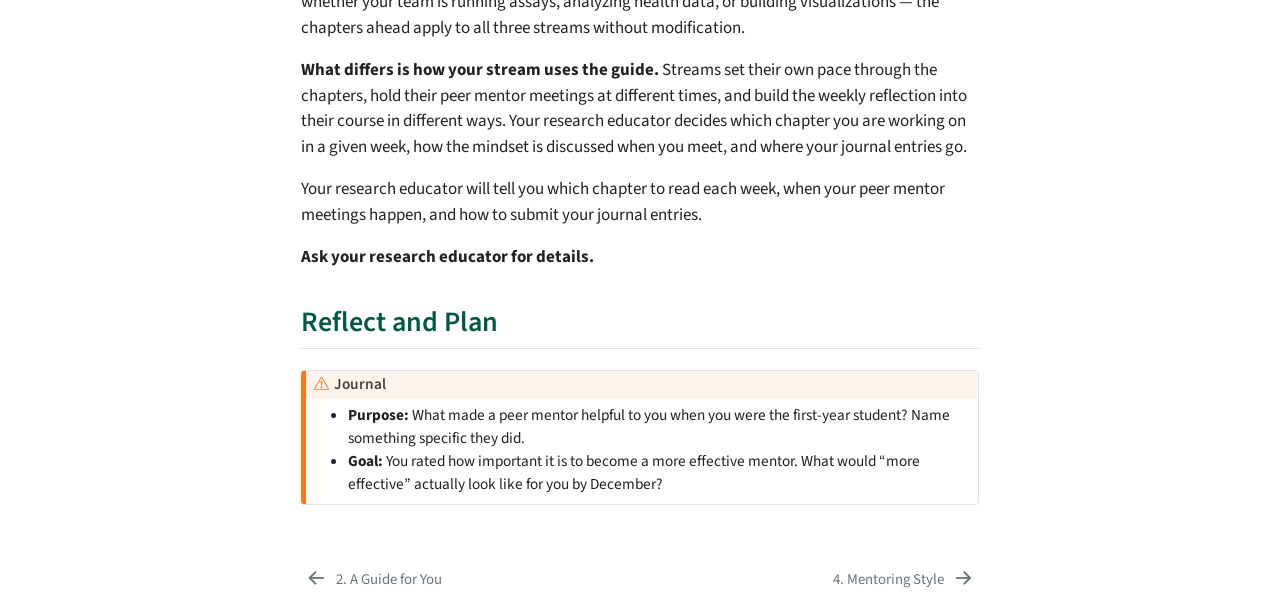
<file: docs/ch03-sem3-peer-mentors.html>
<!DOCTYPE html>
<html xmlns="http://www.w3.org/1999/xhtml" lang="en" xml:lang="en"><head>

<meta charset="utf-8">
<meta name="generator" content="quarto-1.6.42">

<meta name="viewport" content="width=device-width, initial-scale=1.0, user-scalable=yes">


<title>3. Sem 3 Peer Mentors – FRI Semester 3 Peer Mentor Mindsets Guide</title>
<style>
code{white-space: pre-wrap;}
span.smallcaps{font-variant: small-caps;}
div.columns{display: flex; gap: min(4vw, 1.5em);}
div.column{flex: auto; overflow-x: auto;}
div.hanging-indent{margin-left: 1.5em; text-indent: -1.5em;}
ul.task-list{list-style: none;}
ul.task-list li input[type="checkbox"] {
  width: 0.8em;
  margin: 0 0.8em 0.2em -1em; /* quarto-specific, see https://github.com/quarto-dev/quarto-cli/issues/4556 */ 
  vertical-align: middle;
}
</style>


<script src="site_libs/quarto-nav/quarto-nav.js"></script>
<script src="site_libs/quarto-nav/headroom.min.js"></script>
<script src="site_libs/clipboard/clipboard.min.js"></script>
<script src="site_libs/quarto-search/autocomplete.umd.js"></script>
<script src="site_libs/quarto-search/fuse.min.js"></script>
<script src="site_libs/quarto-search/quarto-search.js"></script>
<meta name="quarto:offset" content="./">
<link href="./ch04-mentoring-style.html" rel="next">
<link href="./ch02-guide-for-you.html" rel="prev">
<script src="site_libs/quarto-html/quarto.js"></script>
<script src="site_libs/quarto-html/popper.min.js"></script>
<script src="site_libs/quarto-html/tippy.umd.min.js"></script>
<script src="site_libs/quarto-html/anchor.min.js"></script>
<link href="site_libs/quarto-html/tippy.css" rel="stylesheet">
<link href="site_libs/quarto-html/quarto-syntax-highlighting-2f5df379a58b258e96c21c0638c20c03.css" rel="stylesheet" id="quarto-text-highlighting-styles">
<script src="site_libs/bootstrap/bootstrap.min.js"></script>
<link href="site_libs/bootstrap/bootstrap-icons.css" rel="stylesheet">
<link href="site_libs/bootstrap/bootstrap-e4403f1dc1084fe5281ee2813bedc4ef.min.css" rel="stylesheet" append-hash="true" id="quarto-bootstrap" data-mode="light">
<script id="quarto-search-options" type="application/json">{
  "location": "sidebar",
  "copy-button": false,
  "collapse-after": 3,
  "panel-placement": "start",
  "type": "textbox",
  "limit": 50,
  "keyboard-shortcut": [
    "f",
    "/",
    "s"
  ],
  "show-item-context": false,
  "language": {
    "search-no-results-text": "No results",
    "search-matching-documents-text": "matching documents",
    "search-copy-link-title": "Copy link to search",
    "search-hide-matches-text": "Hide additional matches",
    "search-more-match-text": "more match in this document",
    "search-more-matches-text": "more matches in this document",
    "search-clear-button-title": "Clear",
    "search-text-placeholder": "",
    "search-detached-cancel-button-title": "Cancel",
    "search-submit-button-title": "Submit",
    "search-label": "Search"
  }
}</script>
<script src="site_libs/kePrint-0.0.1/kePrint.js"></script>
<link href="site_libs/lightable-0.0.1/lightable.css" rel="stylesheet">


</head>

<body class="nav-sidebar floating">

<div id="quarto-search-results"></div>
  <header id="quarto-header" class="headroom fixed-top">
  <nav class="quarto-secondary-nav">
    <div class="container-fluid d-flex">
      <button type="button" class="quarto-btn-toggle btn" data-bs-toggle="collapse" role="button" data-bs-target=".quarto-sidebar-collapse-item" aria-controls="quarto-sidebar" aria-expanded="false" aria-label="Toggle sidebar navigation" onclick="if (window.quartoToggleHeadroom) { window.quartoToggleHeadroom(); }">
        <i class="bi bi-layout-text-sidebar-reverse"></i>
      </button>
        <nav class="quarto-page-breadcrumbs" aria-label="breadcrumb"><ol class="breadcrumb"><li class="breadcrumb-item"><a href="./ch03-sem3-peer-mentors.html">3. Sem 3 Peer Mentors</a></li></ol></nav>
        <a class="flex-grow-1" role="navigation" data-bs-toggle="collapse" data-bs-target=".quarto-sidebar-collapse-item" aria-controls="quarto-sidebar" aria-expanded="false" aria-label="Toggle sidebar navigation" onclick="if (window.quartoToggleHeadroom) { window.quartoToggleHeadroom(); }">      
        </a>
      <button type="button" class="btn quarto-search-button" aria-label="Search" onclick="window.quartoOpenSearch();">
        <i class="bi bi-search"></i>
      </button>
    </div>
  </nav>
</header>
<!-- content -->
<div id="quarto-content" class="quarto-container page-columns page-rows-contents page-layout-article">
<!-- sidebar -->
  <nav id="quarto-sidebar" class="sidebar collapse collapse-horizontal quarto-sidebar-collapse-item sidebar-navigation floating overflow-auto">
    <div class="pt-lg-2 mt-2 text-left sidebar-header">
    <div class="sidebar-title mb-0 py-0">
      <a href="./">FRI Semester 3 Peer Mentor Mindsets Guide</a> 
    </div>
      </div>
        <div class="mt-2 flex-shrink-0 align-items-center">
        <div class="sidebar-search">
        <div id="quarto-search" class="" title="Search"></div>
        </div>
        </div>
    <div class="sidebar-menu-container"> 
    <ul class="list-unstyled mt-1">
        <li class="sidebar-item">
  <div class="sidebar-item-container"> 
  <a href="./index.html" class="sidebar-item-text sidebar-link">
 <span class="menu-text">1. Introduction</span></a>
  </div>
</li>
        <li class="sidebar-item">
  <div class="sidebar-item-container"> 
  <a href="./ch02-guide-for-you.html" class="sidebar-item-text sidebar-link">
 <span class="menu-text">2. A Guide for You</span></a>
  </div>
</li>
        <li class="sidebar-item">
  <div class="sidebar-item-container"> 
  <a href="./ch03-sem3-peer-mentors.html" class="sidebar-item-text sidebar-link active">
 <span class="menu-text">3. Sem 3 Peer Mentors</span></a>
  </div>
</li>
        <li class="sidebar-item">
  <div class="sidebar-item-container"> 
  <a href="./ch04-mentoring-style.html" class="sidebar-item-text sidebar-link">
 <span class="menu-text">4. Mentoring Style</span></a>
  </div>
</li>
        <li class="sidebar-item">
  <div class="sidebar-item-container"> 
  <a href="./ch05-motivational-style.html" class="sidebar-item-text sidebar-link">
 <span class="menu-text">5. Motivational Style</span></a>
  </div>
</li>
        <li class="sidebar-item">
  <div class="sidebar-item-container"> 
  <a href="./ch06-leadership-focus.html" class="sidebar-item-text sidebar-link">
 <span class="menu-text">6. Leadership Focus</span></a>
  </div>
</li>
        <li class="sidebar-item">
  <div class="sidebar-item-container"> 
  <a href="./ch07-feedback-orientation.html" class="sidebar-item-text sidebar-link">
 <span class="menu-text">7. Feedback Orientation</span></a>
  </div>
</li>
        <li class="sidebar-item">
  <div class="sidebar-item-container"> 
  <a href="./ch08-people-orientation.html" class="sidebar-item-text sidebar-link">
 <span class="menu-text">8. People Orientation</span></a>
  </div>
</li>
        <li class="sidebar-item">
  <div class="sidebar-item-container"> 
  <a href="./ch09-leadership-role.html" class="sidebar-item-text sidebar-link">
 <span class="menu-text">9. Leadership Role</span></a>
  </div>
</li>
        <li class="sidebar-item">
  <div class="sidebar-item-container"> 
  <a href="./ch10-communication-style.html" class="sidebar-item-text sidebar-link">
 <span class="menu-text">10. Communication Style</span></a>
  </div>
</li>
        <li class="sidebar-item">
  <div class="sidebar-item-container"> 
  <a href="./ch11-inclusive-mentoring.html" class="sidebar-item-text sidebar-link">
 <span class="menu-text">11. Inclusive Mentoring</span></a>
  </div>
</li>
        <li class="sidebar-item">
  <div class="sidebar-item-container"> 
  <a href="./ch12-conflict-style.html" class="sidebar-item-text sidebar-link">
 <span class="menu-text">12. Conflict Style</span></a>
  </div>
</li>
        <li class="sidebar-item">
  <div class="sidebar-item-container"> 
  <a href="./ch13-self-awareness.html" class="sidebar-item-text sidebar-link">
 <span class="menu-text">13. Self-Awareness</span></a>
  </div>
</li>
        <li class="sidebar-item">
  <div class="sidebar-item-container"> 
  <a href="./references.html" class="sidebar-item-text sidebar-link">
 <span class="menu-text">Measures &amp; References</span></a>
  </div>
</li>
    </ul>
    </div>
</nav>
<div id="quarto-sidebar-glass" class="quarto-sidebar-collapse-item" data-bs-toggle="collapse" data-bs-target=".quarto-sidebar-collapse-item"></div>
<!-- margin-sidebar -->
    <div id="quarto-margin-sidebar" class="sidebar margin-sidebar">
        <nav id="TOC" role="doc-toc" class="toc-active">
    <h2 id="toc-title">Table of contents</h2>
   
  <ul>
  <li><a href="#you-are-the-mentor-now" id="toc-you-are-the-mentor-now" class="nav-link active" data-scroll-target="#you-are-the-mentor-now">You are the mentor now</a></li>
  <li><a href="#this-cohort" id="toc-this-cohort" class="nav-link" data-scroll-target="#this-cohort">This cohort</a></li>
  <li><a href="#what-this-cohort-wants" id="toc-what-this-cohort-wants" class="nav-link" data-scroll-target="#what-this-cohort-wants">What this cohort wants</a></li>
  <li><a href="#your-stream" id="toc-your-stream" class="nav-link" data-scroll-target="#your-stream">Your stream</a></li>
  <li><a href="#reflect-and-plan" id="toc-reflect-and-plan" class="nav-link" data-scroll-target="#reflect-and-plan">Reflect and Plan</a></li>
  </ul>
</nav>
    </div>
<!-- main -->
<main class="content" id="quarto-document-content">

<header id="title-block-header" class="quarto-title-block default">
<div class="quarto-title">
<h1 class="title">3. Sem 3 Peer Mentors</h1>
</div>



<div class="quarto-title-meta">

    
  
    
  </div>
  


</header>


<p><em>Who is in this cohort, and what does my stream do?</em></p>
<section id="you-are-the-mentor-now" class="level2 unnumbered">
<h2 class="unnumbered anchored" data-anchor-id="you-are-the-mentor-now">You are the mentor now</h2>
<p>You are now a peer mentor for the FRI Semester 3 course, and the thing you are developing is no longer your own research skill but your ability to grow other people’s. Those are genuinely different skills. Being good at research does not automatically make someone good at mentoring, and the gap between the two is where this guide lives.</p>
<p>The measures in the chapters ahead are not tests. Nobody is scored as a better or worse mentor. Each one names a style or an orientation you already have, shows you where it sits relative to the rest of your cohort, and asks you to decide whether it is serving your mentees this week.</p>
</section>
<section id="this-cohort" class="level2 unnumbered">
<h2 class="unnumbered anchored" data-anchor-id="this-cohort">This cohort</h2>
<p>There are <strong>25 peer mentors</strong> in the Semester 3 cohort, across three streams.</p>
<div class="cell">
<div class="cell-output-display">
<table class="table table-striped table-hover table-condensed caption-top table-sm small" data-quarto-postprocess="true">
<caption>Semester 3 peer mentors by stream</caption>
<thead>
<tr class="header">
<th style="text-align: left;" data-quarto-table-cell-role="th">Stream</th>
<th style="text-align: right;" data-quarto-table-cell-role="th">Peer mentors</th>
</tr>
</thead>
<tbody>
<tr class="odd">
<td style="text-align: left;">Drug Discovery</td>
<td style="text-align: right;">11</td>
</tr>
<tr class="even">
<td style="text-align: left;">Environmental Visualization</td>
<td style="text-align: right;">8</td>
</tr>
<tr class="odd">
<td style="text-align: left;">Public Health</td>
<td style="text-align: right;">6</td>
</tr>
</tbody>
</table>


</div>
</div>
</section>
<section id="what-this-cohort-wants" class="level2 unnumbered">
<h2 class="unnumbered anchored" data-anchor-id="what-this-cohort-wants">What this cohort wants</h2>
<p>The first question on the survey asked how important it is to you to become a <strong>more effective peer mentor</strong> by the end of this semester. This is the one score in the guide where the answer is not a style but a commitment, and it is worth seeing what your cohort said.</p>
<div class="cell">
<div class="cell-output-display">
<div>
<figure class="figure">
<p><img src="ch03-sem3-peer-mentors_files/figure-html/ch03-effective-plot-1.png" class="img-fluid figure-img" width="672"></p>
</figure>
</div>
</div>
</div>
<p>Almost everyone rated it <strong>Important</strong> or <strong>Very important</strong>. That is a real starting condition: the room already wants this.</p>
<div class="callout callout-style-default callout-note callout-titled">
<div class="callout-header d-flex align-content-center">
<div class="callout-icon-container">
<i class="callout-icon"></i>
</div>
<div class="callout-title-container flex-fill">
Why this one has no bands
</div>
</div>
<div class="callout-body-container callout-body">
<p>Every other chapter shades the distribution into Low / Mid / High thirds. This one does not. Read this figure as a group portrait, not as a personal score.</p>
</div>
</div>
</section>
<section id="your-stream" class="level2 unnumbered">
<h2 class="unnumbered anchored" data-anchor-id="your-stream">Your stream</h2>
<p>The mindsets in this guide are the same for everyone. Good mentoring looks much the same whether your team is running assays, analyzing health data, or building visualizations — the chapters ahead apply to all three streams without modification.</p>
<p><strong>What differs is how your stream uses the guide.</strong> Streams set their own pace through the chapters, hold their peer mentor meetings at different times, and build the weekly reflection into their course in different ways. Your research educator decides which chapter you are working on in a given week, how the mindset is discussed when you meet, and where your journal entries go.</p>
<p>Your research educator will tell you which chapter to read each week, when your peer mentor meetings happen, and how to submit your journal entries.</p>
<p><strong>Ask your research educator for details.</strong></p>
</section>
<section id="reflect-and-plan" class="level2">
<h2 class="anchored" data-anchor-id="reflect-and-plan">Reflect and Plan</h2>
<div class="callout callout-style-default callout-warning callout-titled">
<div class="callout-header d-flex align-content-center">
<div class="callout-icon-container">
<i class="callout-icon"></i>
</div>
<div class="callout-title-container flex-fill">
Journal
</div>
</div>
<div class="callout-body-container callout-body">
<ul>
<li><strong>Purpose:</strong> What made a peer mentor helpful to you when you were the first-year student? Name something specific they did.</li>
<li><strong>Goal:</strong> You rated how important it is to become a more effective mentor. What would “more effective” actually look like for you by December?</li>
</ul>
</div>
</div>


</section>

</main> <!-- /main -->
<script id="quarto-html-after-body" type="application/javascript">
window.document.addEventListener("DOMContentLoaded", function (event) {
  const toggleBodyColorMode = (bsSheetEl) => {
    const mode = bsSheetEl.getAttribute("data-mode");
    const bodyEl = window.document.querySelector("body");
    if (mode === "dark") {
      bodyEl.classList.add("quarto-dark");
      bodyEl.classList.remove("quarto-light");
    } else {
      bodyEl.classList.add("quarto-light");
      bodyEl.classList.remove("quarto-dark");
    }
  }
  const toggleBodyColorPrimary = () => {
    const bsSheetEl = window.document.querySelector("link#quarto-bootstrap");
    if (bsSheetEl) {
      toggleBodyColorMode(bsSheetEl);
    }
  }
  toggleBodyColorPrimary();  
  const icon = "";
  const anchorJS = new window.AnchorJS();
  anchorJS.options = {
    placement: 'right',
    icon: icon
  };
  anchorJS.add('.anchored');
  const isCodeAnnotation = (el) => {
    for (const clz of el.classList) {
      if (clz.startsWith('code-annotation-')) {                     
        return true;
      }
    }
    return false;
  }
  const onCopySuccess = function(e) {
    // button target
    const button = e.trigger;
    // don't keep focus
    button.blur();
    // flash "checked"
    button.classList.add('code-copy-button-checked');
    var currentTitle = button.getAttribute("title");
    button.setAttribute("title", "Copied!");
    let tooltip;
    if (window.bootstrap) {
      button.setAttribute("data-bs-toggle", "tooltip");
      button.setAttribute("data-bs-placement", "left");
      button.setAttribute("data-bs-title", "Copied!");
      tooltip = new bootstrap.Tooltip(button, 
        { trigger: "manual", 
          customClass: "code-copy-button-tooltip",
          offset: [0, -8]});
      tooltip.show();    
    }
    setTimeout(function() {
      if (tooltip) {
        tooltip.hide();
        button.removeAttribute("data-bs-title");
        button.removeAttribute("data-bs-toggle");
        button.removeAttribute("data-bs-placement");
      }
      button.setAttribute("title", currentTitle);
      button.classList.remove('code-copy-button-checked');
    }, 1000);
    // clear code selection
    e.clearSelection();
  }
  const getTextToCopy = function(trigger) {
      const codeEl = trigger.previousElementSibling.cloneNode(true);
      for (const childEl of codeEl.children) {
        if (isCodeAnnotation(childEl)) {
          childEl.remove();
        }
      }
      return codeEl.innerText;
  }
  const clipboard = new window.ClipboardJS('.code-copy-button:not([data-in-quarto-modal])', {
    text: getTextToCopy
  });
  clipboard.on('success', onCopySuccess);
  if (window.document.getElementById('quarto-embedded-source-code-modal')) {
    const clipboardModal = new window.ClipboardJS('.code-copy-button[data-in-quarto-modal]', {
      text: getTextToCopy,
      container: window.document.getElementById('quarto-embedded-source-code-modal')
    });
    clipboardModal.on('success', onCopySuccess);
  }
    var localhostRegex = new RegExp(/^(?:http|https):\/\/localhost\:?[0-9]*\//);
    var mailtoRegex = new RegExp(/^mailto:/);
      var filterRegex = new RegExp('/' + window.location.host + '/');
    var isInternal = (href) => {
        return filterRegex.test(href) || localhostRegex.test(href) || mailtoRegex.test(href);
    }
    // Inspect non-navigation links and adorn them if external
 	var links = window.document.querySelectorAll('a[href]:not(.nav-link):not(.navbar-brand):not(.toc-action):not(.sidebar-link):not(.sidebar-item-toggle):not(.pagination-link):not(.no-external):not([aria-hidden]):not(.dropdown-item):not(.quarto-navigation-tool):not(.about-link)');
    for (var i=0; i<links.length; i++) {
      const link = links[i];
      if (!isInternal(link.href)) {
        // undo the damage that might have been done by quarto-nav.js in the case of
        // links that we want to consider external
        if (link.dataset.originalHref !== undefined) {
          link.href = link.dataset.originalHref;
        }
      }
    }
  function tippyHover(el, contentFn, onTriggerFn, onUntriggerFn) {
    const config = {
      allowHTML: true,
      maxWidth: 500,
      delay: 100,
      arrow: false,
      appendTo: function(el) {
          return el.parentElement;
      },
      interactive: true,
      interactiveBorder: 10,
      theme: 'quarto',
      placement: 'bottom-start',
    };
    if (contentFn) {
      config.content = contentFn;
    }
    if (onTriggerFn) {
      config.onTrigger = onTriggerFn;
    }
    if (onUntriggerFn) {
      config.onUntrigger = onUntriggerFn;
    }
    window.tippy(el, config); 
  }
  const noterefs = window.document.querySelectorAll('a[role="doc-noteref"]');
  for (var i=0; i<noterefs.length; i++) {
    const ref = noterefs[i];
    tippyHover(ref, function() {
      // use id or data attribute instead here
      let href = ref.getAttribute('data-footnote-href') || ref.getAttribute('href');
      try { href = new URL(href).hash; } catch {}
      const id = href.replace(/^#\/?/, "");
      const note = window.document.getElementById(id);
      if (note) {
        return note.innerHTML;
      } else {
        return "";
      }
    });
  }
  const xrefs = window.document.querySelectorAll('a.quarto-xref');
  const processXRef = (id, note) => {
    // Strip column container classes
    const stripColumnClz = (el) => {
      el.classList.remove("page-full", "page-columns");
      if (el.children) {
        for (const child of el.children) {
          stripColumnClz(child);
        }
      }
    }
    stripColumnClz(note)
    if (id === null || id.startsWith('sec-')) {
      // Special case sections, only their first couple elements
      const container = document.createElement("div");
      if (note.children && note.children.length > 2) {
        container.appendChild(note.children[0].cloneNode(true));
        for (let i = 1; i < note.children.length; i++) {
          const child = note.children[i];
          if (child.tagName === "P" && child.innerText === "") {
            continue;
          } else {
            container.appendChild(child.cloneNode(true));
            break;
          }
        }
        if (window.Quarto?.typesetMath) {
          window.Quarto.typesetMath(container);
        }
        return container.innerHTML
      } else {
        if (window.Quarto?.typesetMath) {
          window.Quarto.typesetMath(note);
        }
        return note.innerHTML;
      }
    } else {
      // Remove any anchor links if they are present
      const anchorLink = note.querySelector('a.anchorjs-link');
      if (anchorLink) {
        anchorLink.remove();
      }
      if (window.Quarto?.typesetMath) {
        window.Quarto.typesetMath(note);
      }
      if (note.classList.contains("callout")) {
        return note.outerHTML;
      } else {
        return note.innerHTML;
      }
    }
  }
  for (var i=0; i<xrefs.length; i++) {
    const xref = xrefs[i];
    tippyHover(xref, undefined, function(instance) {
      instance.disable();
      let url = xref.getAttribute('href');
      let hash = undefined; 
      if (url.startsWith('#')) {
        hash = url;
      } else {
        try { hash = new URL(url).hash; } catch {}
      }
      if (hash) {
        const id = hash.replace(/^#\/?/, "");
        const note = window.document.getElementById(id);
        if (note !== null) {
          try {
            const html = processXRef(id, note.cloneNode(true));
            instance.setContent(html);
          } finally {
            instance.enable();
            instance.show();
          }
        } else {
          // See if we can fetch this
          fetch(url.split('#')[0])
          .then(res => res.text())
          .then(html => {
            const parser = new DOMParser();
            const htmlDoc = parser.parseFromString(html, "text/html");
            const note = htmlDoc.getElementById(id);
            if (note !== null) {
              const html = processXRef(id, note);
              instance.setContent(html);
            } 
          }).finally(() => {
            instance.enable();
            instance.show();
          });
        }
      } else {
        // See if we can fetch a full url (with no hash to target)
        // This is a special case and we should probably do some content thinning / targeting
        fetch(url)
        .then(res => res.text())
        .then(html => {
          const parser = new DOMParser();
          const htmlDoc = parser.parseFromString(html, "text/html");
          const note = htmlDoc.querySelector('main.content');
          if (note !== null) {
            // This should only happen for chapter cross references
            // (since there is no id in the URL)
            // remove the first header
            if (note.children.length > 0 && note.children[0].tagName === "HEADER") {
              note.children[0].remove();
            }
            const html = processXRef(null, note);
            instance.setContent(html);
          } 
        }).finally(() => {
          instance.enable();
          instance.show();
        });
      }
    }, function(instance) {
    });
  }
      let selectedAnnoteEl;
      const selectorForAnnotation = ( cell, annotation) => {
        let cellAttr = 'data-code-cell="' + cell + '"';
        let lineAttr = 'data-code-annotation="' +  annotation + '"';
        const selector = 'span[' + cellAttr + '][' + lineAttr + ']';
        return selector;
      }
      const selectCodeLines = (annoteEl) => {
        const doc = window.document;
        const targetCell = annoteEl.getAttribute("data-target-cell");
        const targetAnnotation = annoteEl.getAttribute("data-target-annotation");
        const annoteSpan = window.document.querySelector(selectorForAnnotation(targetCell, targetAnnotation));
        const lines = annoteSpan.getAttribute("data-code-lines").split(",");
        const lineIds = lines.map((line) => {
          return targetCell + "-" + line;
        })
        let top = null;
        let height = null;
        let parent = null;
        if (lineIds.length > 0) {
            //compute the position of the single el (top and bottom and make a div)
            const el = window.document.getElementById(lineIds[0]);
            top = el.offsetTop;
            height = el.offsetHeight;
            parent = el.parentElement.parentElement;
          if (lineIds.length > 1) {
            const lastEl = window.document.getElementById(lineIds[lineIds.length - 1]);
            const bottom = lastEl.offsetTop + lastEl.offsetHeight;
            height = bottom - top;
          }
          if (top !== null && height !== null && parent !== null) {
            // cook up a div (if necessary) and position it 
            let div = window.document.getElementById("code-annotation-line-highlight");
            if (div === null) {
              div = window.document.createElement("div");
              div.setAttribute("id", "code-annotation-line-highlight");
              div.style.position = 'absolute';
              parent.appendChild(div);
            }
            div.style.top = top - 2 + "px";
            div.style.height = height + 4 + "px";
            div.style.left = 0;
            let gutterDiv = window.document.getElementById("code-annotation-line-highlight-gutter");
            if (gutterDiv === null) {
              gutterDiv = window.document.createElement("div");
              gutterDiv.setAttribute("id", "code-annotation-line-highlight-gutter");
              gutterDiv.style.position = 'absolute';
              const codeCell = window.document.getElementById(targetCell);
              const gutter = codeCell.querySelector('.code-annotation-gutter');
              gutter.appendChild(gutterDiv);
            }
            gutterDiv.style.top = top - 2 + "px";
            gutterDiv.style.height = height + 4 + "px";
          }
          selectedAnnoteEl = annoteEl;
        }
      };
      const unselectCodeLines = () => {
        const elementsIds = ["code-annotation-line-highlight", "code-annotation-line-highlight-gutter"];
        elementsIds.forEach((elId) => {
          const div = window.document.getElementById(elId);
          if (div) {
            div.remove();
          }
        });
        selectedAnnoteEl = undefined;
      };
        // Handle positioning of the toggle
    window.addEventListener(
      "resize",
      throttle(() => {
        elRect = undefined;
        if (selectedAnnoteEl) {
          selectCodeLines(selectedAnnoteEl);
        }
      }, 10)
    );
    function throttle(fn, ms) {
    let throttle = false;
    let timer;
      return (...args) => {
        if(!throttle) { // first call gets through
            fn.apply(this, args);
            throttle = true;
        } else { // all the others get throttled
            if(timer) clearTimeout(timer); // cancel #2
            timer = setTimeout(() => {
              fn.apply(this, args);
              timer = throttle = false;
            }, ms);
        }
      };
    }
      // Attach click handler to the DT
      const annoteDls = window.document.querySelectorAll('dt[data-target-cell]');
      for (const annoteDlNode of annoteDls) {
        annoteDlNode.addEventListener('click', (event) => {
          const clickedEl = event.target;
          if (clickedEl !== selectedAnnoteEl) {
            unselectCodeLines();
            const activeEl = window.document.querySelector('dt[data-target-cell].code-annotation-active');
            if (activeEl) {
              activeEl.classList.remove('code-annotation-active');
            }
            selectCodeLines(clickedEl);
            clickedEl.classList.add('code-annotation-active');
          } else {
            // Unselect the line
            unselectCodeLines();
            clickedEl.classList.remove('code-annotation-active');
          }
        });
      }
  const findCites = (el) => {
    const parentEl = el.parentElement;
    if (parentEl) {
      const cites = parentEl.dataset.cites;
      if (cites) {
        return {
          el,
          cites: cites.split(' ')
        };
      } else {
        return findCites(el.parentElement)
      }
    } else {
      return undefined;
    }
  };
  var bibliorefs = window.document.querySelectorAll('a[role="doc-biblioref"]');
  for (var i=0; i<bibliorefs.length; i++) {
    const ref = bibliorefs[i];
    const citeInfo = findCites(ref);
    if (citeInfo) {
      tippyHover(citeInfo.el, function() {
        var popup = window.document.createElement('div');
        citeInfo.cites.forEach(function(cite) {
          var citeDiv = window.document.createElement('div');
          citeDiv.classList.add('hanging-indent');
          citeDiv.classList.add('csl-entry');
          var biblioDiv = window.document.getElementById('ref-' + cite);
          if (biblioDiv) {
            citeDiv.innerHTML = biblioDiv.innerHTML;
          }
          popup.appendChild(citeDiv);
        });
        return popup.innerHTML;
      });
    }
  }
});
</script>
<nav class="page-navigation">
  <div class="nav-page nav-page-previous">
      <a href="./ch02-guide-for-you.html" class="pagination-link" aria-label="2. A Guide for You">
        <i class="bi bi-arrow-left-short"></i> <span class="nav-page-text">2. A Guide for You</span>
      </a>          
  </div>
  <div class="nav-page nav-page-next">
      <a href="./ch04-mentoring-style.html" class="pagination-link" aria-label="4. Mentoring Style">
        <span class="nav-page-text">4. Mentoring Style</span> <i class="bi bi-arrow-right-short"></i>
      </a>
  </div>
</nav>
</div> <!-- /content -->




</body></html>
</file>
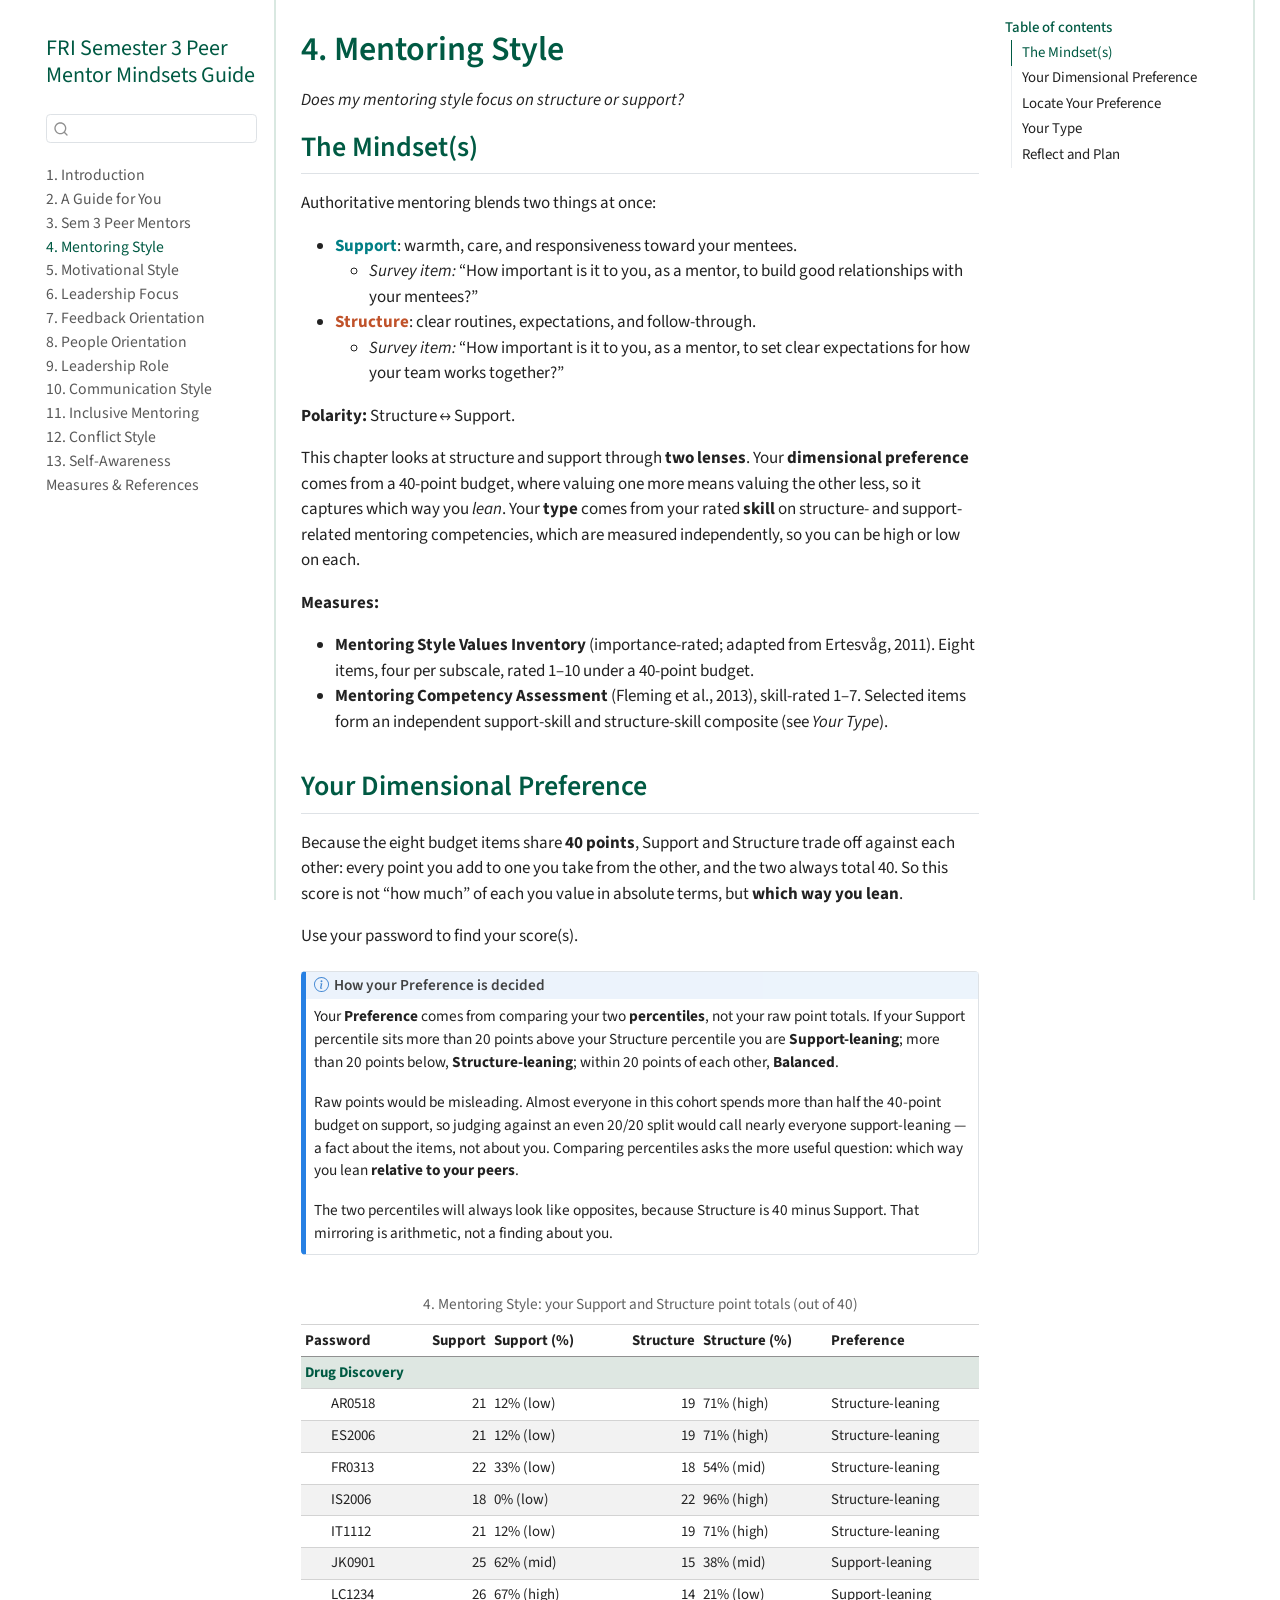
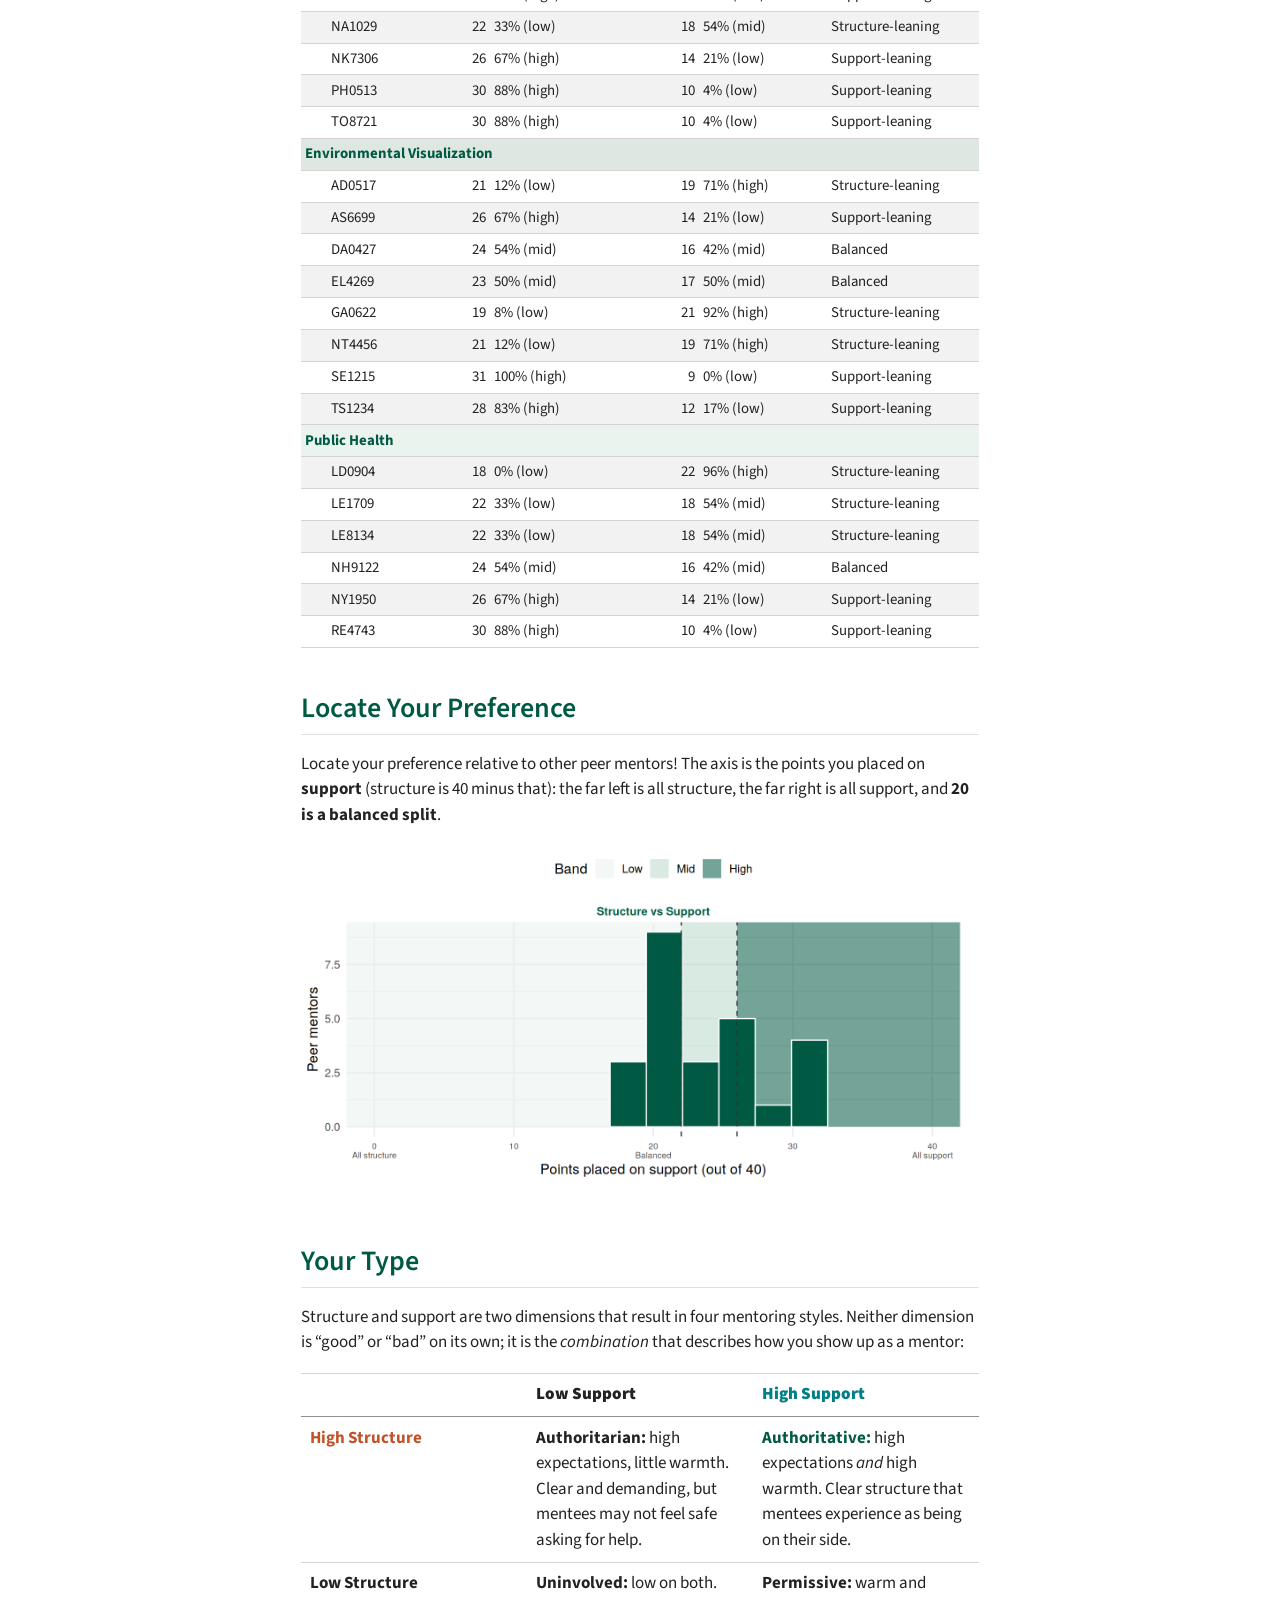
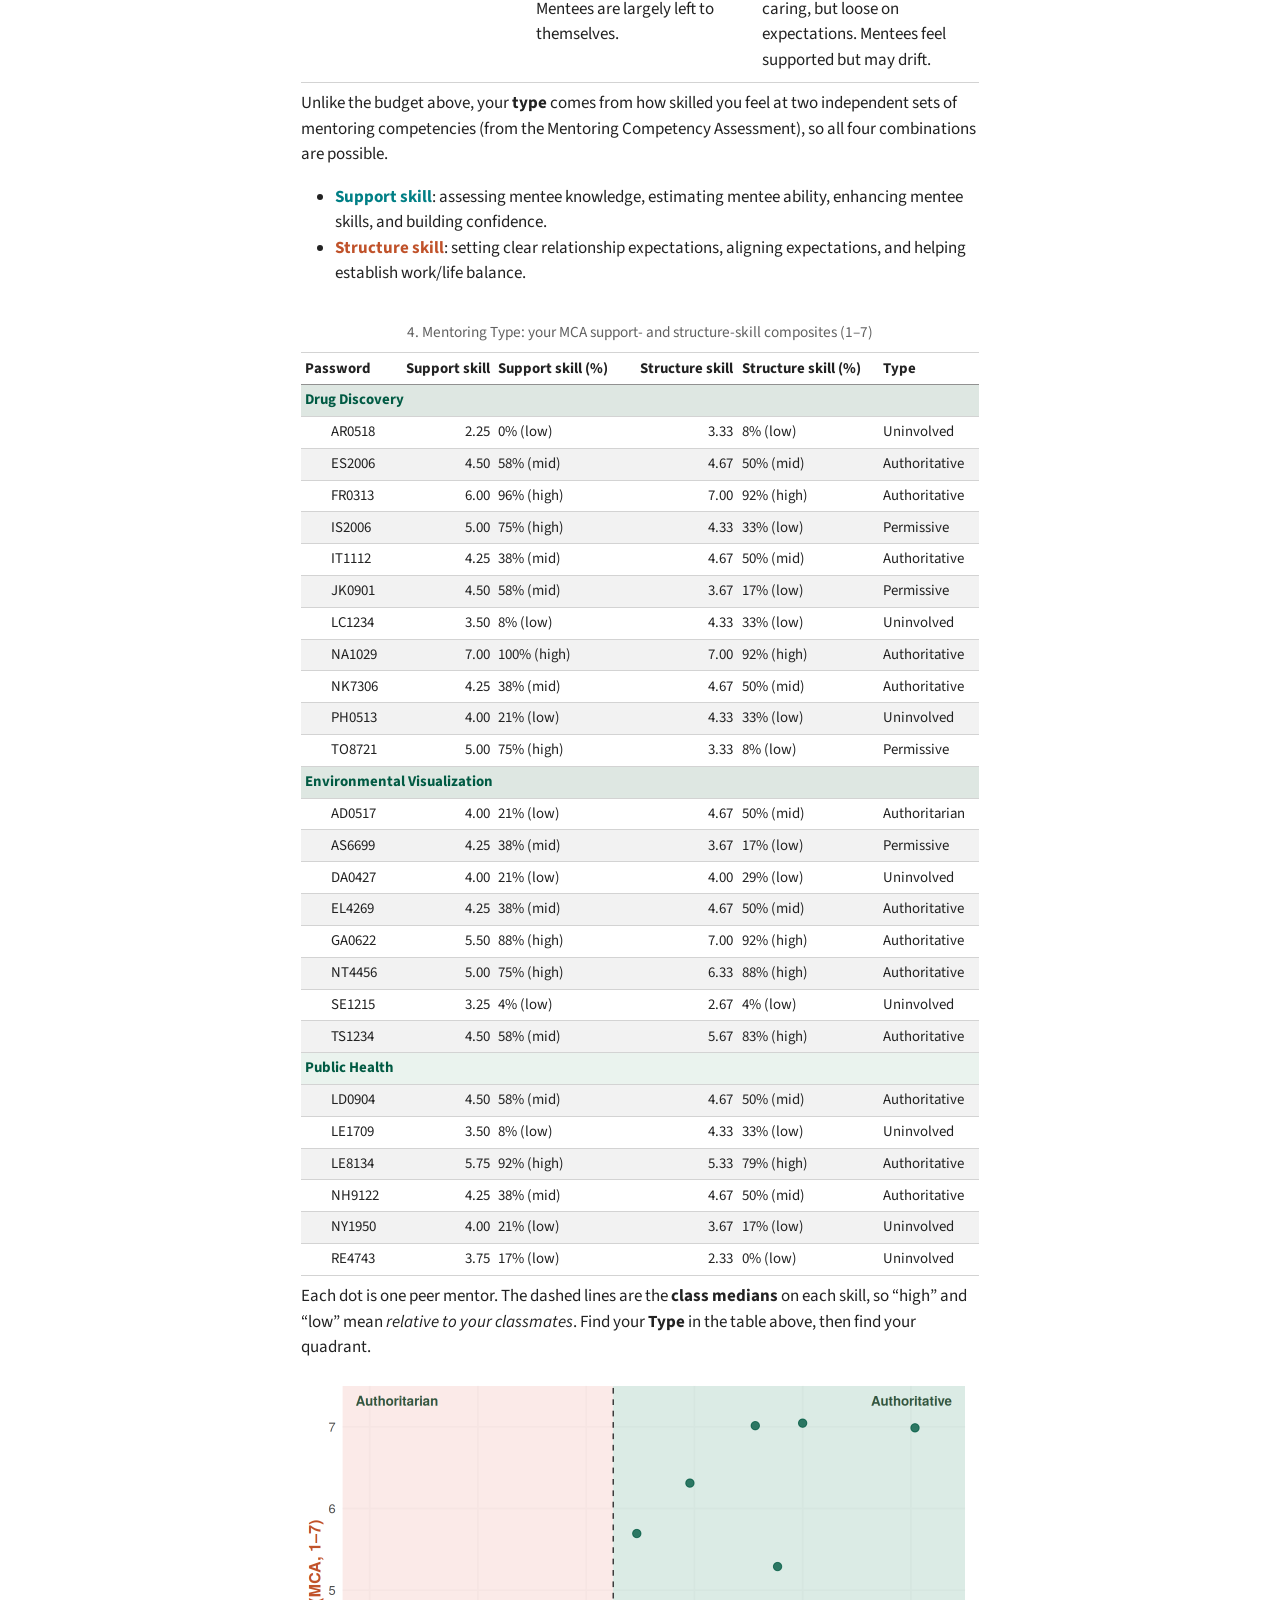
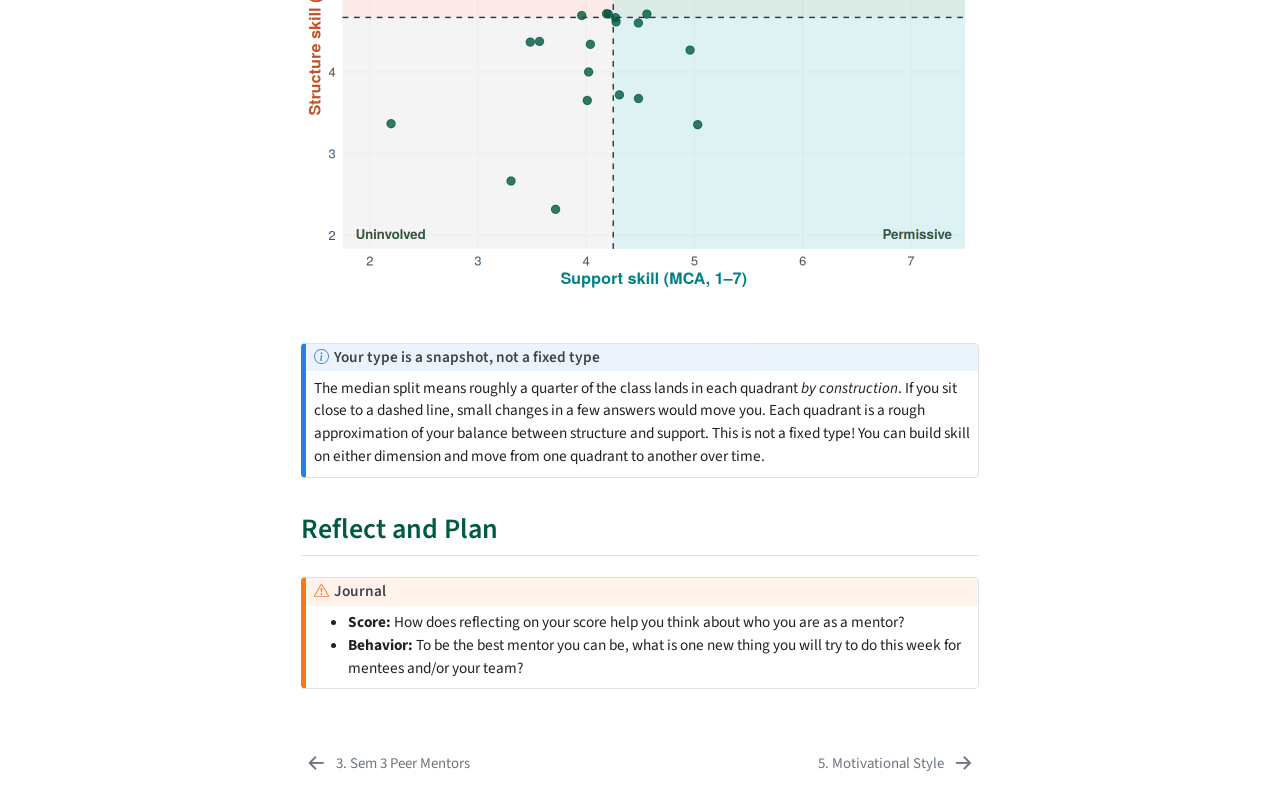
<file: docs/ch04-mentoring-style.html>
<!DOCTYPE html>
<html xmlns="http://www.w3.org/1999/xhtml" lang="en" xml:lang="en"><head>

<meta charset="utf-8">
<meta name="generator" content="quarto-1.6.42">

<meta name="viewport" content="width=device-width, initial-scale=1.0, user-scalable=yes">


<title>4. Mentoring Style – FRI Semester 3 Peer Mentor Mindsets Guide</title>
<style>
code{white-space: pre-wrap;}
span.smallcaps{font-variant: small-caps;}
div.columns{display: flex; gap: min(4vw, 1.5em);}
div.column{flex: auto; overflow-x: auto;}
div.hanging-indent{margin-left: 1.5em; text-indent: -1.5em;}
ul.task-list{list-style: none;}
ul.task-list li input[type="checkbox"] {
  width: 0.8em;
  margin: 0 0.8em 0.2em -1em; /* quarto-specific, see https://github.com/quarto-dev/quarto-cli/issues/4556 */ 
  vertical-align: middle;
}
</style>


<script src="site_libs/quarto-nav/quarto-nav.js"></script>
<script src="site_libs/quarto-nav/headroom.min.js"></script>
<script src="site_libs/clipboard/clipboard.min.js"></script>
<script src="site_libs/quarto-search/autocomplete.umd.js"></script>
<script src="site_libs/quarto-search/fuse.min.js"></script>
<script src="site_libs/quarto-search/quarto-search.js"></script>
<meta name="quarto:offset" content="./">
<link href="./ch05-motivational-style.html" rel="next">
<link href="./ch03-sem3-peer-mentors.html" rel="prev">
<script src="site_libs/quarto-html/quarto.js"></script>
<script src="site_libs/quarto-html/popper.min.js"></script>
<script src="site_libs/quarto-html/tippy.umd.min.js"></script>
<script src="site_libs/quarto-html/anchor.min.js"></script>
<link href="site_libs/quarto-html/tippy.css" rel="stylesheet">
<link href="site_libs/quarto-html/quarto-syntax-highlighting-2f5df379a58b258e96c21c0638c20c03.css" rel="stylesheet" id="quarto-text-highlighting-styles">
<script src="site_libs/bootstrap/bootstrap.min.js"></script>
<link href="site_libs/bootstrap/bootstrap-icons.css" rel="stylesheet">
<link href="site_libs/bootstrap/bootstrap-e4403f1dc1084fe5281ee2813bedc4ef.min.css" rel="stylesheet" append-hash="true" id="quarto-bootstrap" data-mode="light">
<script id="quarto-search-options" type="application/json">{
  "location": "sidebar",
  "copy-button": false,
  "collapse-after": 3,
  "panel-placement": "start",
  "type": "textbox",
  "limit": 50,
  "keyboard-shortcut": [
    "f",
    "/",
    "s"
  ],
  "show-item-context": false,
  "language": {
    "search-no-results-text": "No results",
    "search-matching-documents-text": "matching documents",
    "search-copy-link-title": "Copy link to search",
    "search-hide-matches-text": "Hide additional matches",
    "search-more-match-text": "more match in this document",
    "search-more-matches-text": "more matches in this document",
    "search-clear-button-title": "Clear",
    "search-text-placeholder": "",
    "search-detached-cancel-button-title": "Cancel",
    "search-submit-button-title": "Submit",
    "search-label": "Search"
  }
}</script>
<script src="site_libs/kePrint-0.0.1/kePrint.js"></script>
<link href="site_libs/lightable-0.0.1/lightable.css" rel="stylesheet">


</head>

<body class="nav-sidebar floating">

<div id="quarto-search-results"></div>
  <header id="quarto-header" class="headroom fixed-top">
  <nav class="quarto-secondary-nav">
    <div class="container-fluid d-flex">
      <button type="button" class="quarto-btn-toggle btn" data-bs-toggle="collapse" role="button" data-bs-target=".quarto-sidebar-collapse-item" aria-controls="quarto-sidebar" aria-expanded="false" aria-label="Toggle sidebar navigation" onclick="if (window.quartoToggleHeadroom) { window.quartoToggleHeadroom(); }">
        <i class="bi bi-layout-text-sidebar-reverse"></i>
      </button>
        <nav class="quarto-page-breadcrumbs" aria-label="breadcrumb"><ol class="breadcrumb"><li class="breadcrumb-item"><a href="./ch04-mentoring-style.html">4. Mentoring Style</a></li></ol></nav>
        <a class="flex-grow-1" role="navigation" data-bs-toggle="collapse" data-bs-target=".quarto-sidebar-collapse-item" aria-controls="quarto-sidebar" aria-expanded="false" aria-label="Toggle sidebar navigation" onclick="if (window.quartoToggleHeadroom) { window.quartoToggleHeadroom(); }">      
        </a>
      <button type="button" class="btn quarto-search-button" aria-label="Search" onclick="window.quartoOpenSearch();">
        <i class="bi bi-search"></i>
      </button>
    </div>
  </nav>
</header>
<!-- content -->
<div id="quarto-content" class="quarto-container page-columns page-rows-contents page-layout-article">
<!-- sidebar -->
  <nav id="quarto-sidebar" class="sidebar collapse collapse-horizontal quarto-sidebar-collapse-item sidebar-navigation floating overflow-auto">
    <div class="pt-lg-2 mt-2 text-left sidebar-header">
    <div class="sidebar-title mb-0 py-0">
      <a href="./">FRI Semester 3 Peer Mentor Mindsets Guide</a> 
    </div>
      </div>
        <div class="mt-2 flex-shrink-0 align-items-center">
        <div class="sidebar-search">
        <div id="quarto-search" class="" title="Search"></div>
        </div>
        </div>
    <div class="sidebar-menu-container"> 
    <ul class="list-unstyled mt-1">
        <li class="sidebar-item">
  <div class="sidebar-item-container"> 
  <a href="./index.html" class="sidebar-item-text sidebar-link">
 <span class="menu-text">1. Introduction</span></a>
  </div>
</li>
        <li class="sidebar-item">
  <div class="sidebar-item-container"> 
  <a href="./ch02-guide-for-you.html" class="sidebar-item-text sidebar-link">
 <span class="menu-text">2. A Guide for You</span></a>
  </div>
</li>
        <li class="sidebar-item">
  <div class="sidebar-item-container"> 
  <a href="./ch03-sem3-peer-mentors.html" class="sidebar-item-text sidebar-link">
 <span class="menu-text">3. Sem 3 Peer Mentors</span></a>
  </div>
</li>
        <li class="sidebar-item">
  <div class="sidebar-item-container"> 
  <a href="./ch04-mentoring-style.html" class="sidebar-item-text sidebar-link active">
 <span class="menu-text">4. Mentoring Style</span></a>
  </div>
</li>
        <li class="sidebar-item">
  <div class="sidebar-item-container"> 
  <a href="./ch05-motivational-style.html" class="sidebar-item-text sidebar-link">
 <span class="menu-text">5. Motivational Style</span></a>
  </div>
</li>
        <li class="sidebar-item">
  <div class="sidebar-item-container"> 
  <a href="./ch06-leadership-focus.html" class="sidebar-item-text sidebar-link">
 <span class="menu-text">6. Leadership Focus</span></a>
  </div>
</li>
        <li class="sidebar-item">
  <div class="sidebar-item-container"> 
  <a href="./ch07-feedback-orientation.html" class="sidebar-item-text sidebar-link">
 <span class="menu-text">7. Feedback Orientation</span></a>
  </div>
</li>
        <li class="sidebar-item">
  <div class="sidebar-item-container"> 
  <a href="./ch08-people-orientation.html" class="sidebar-item-text sidebar-link">
 <span class="menu-text">8. People Orientation</span></a>
  </div>
</li>
        <li class="sidebar-item">
  <div class="sidebar-item-container"> 
  <a href="./ch09-leadership-role.html" class="sidebar-item-text sidebar-link">
 <span class="menu-text">9. Leadership Role</span></a>
  </div>
</li>
        <li class="sidebar-item">
  <div class="sidebar-item-container"> 
  <a href="./ch10-communication-style.html" class="sidebar-item-text sidebar-link">
 <span class="menu-text">10. Communication Style</span></a>
  </div>
</li>
        <li class="sidebar-item">
  <div class="sidebar-item-container"> 
  <a href="./ch11-inclusive-mentoring.html" class="sidebar-item-text sidebar-link">
 <span class="menu-text">11. Inclusive Mentoring</span></a>
  </div>
</li>
        <li class="sidebar-item">
  <div class="sidebar-item-container"> 
  <a href="./ch12-conflict-style.html" class="sidebar-item-text sidebar-link">
 <span class="menu-text">12. Conflict Style</span></a>
  </div>
</li>
        <li class="sidebar-item">
  <div class="sidebar-item-container"> 
  <a href="./ch13-self-awareness.html" class="sidebar-item-text sidebar-link">
 <span class="menu-text">13. Self-Awareness</span></a>
  </div>
</li>
        <li class="sidebar-item">
  <div class="sidebar-item-container"> 
  <a href="./references.html" class="sidebar-item-text sidebar-link">
 <span class="menu-text">Measures &amp; References</span></a>
  </div>
</li>
    </ul>
    </div>
</nav>
<div id="quarto-sidebar-glass" class="quarto-sidebar-collapse-item" data-bs-toggle="collapse" data-bs-target=".quarto-sidebar-collapse-item"></div>
<!-- margin-sidebar -->
    <div id="quarto-margin-sidebar" class="sidebar margin-sidebar">
        <nav id="TOC" role="doc-toc" class="toc-active">
    <h2 id="toc-title">Table of contents</h2>
   
  <ul>
  <li><a href="#the-mindsets" id="toc-the-mindsets" class="nav-link active" data-scroll-target="#the-mindsets">The Mindset(s)</a></li>
  <li><a href="#your-dimensional-preference" id="toc-your-dimensional-preference" class="nav-link" data-scroll-target="#your-dimensional-preference">Your Dimensional Preference</a></li>
  <li><a href="#locate-your-preference" id="toc-locate-your-preference" class="nav-link" data-scroll-target="#locate-your-preference">Locate Your Preference</a></li>
  <li><a href="#your-type" id="toc-your-type" class="nav-link" data-scroll-target="#your-type">Your Type</a></li>
  <li><a href="#reflect-and-plan" id="toc-reflect-and-plan" class="nav-link" data-scroll-target="#reflect-and-plan">Reflect and Plan</a></li>
  </ul>
</nav>
    </div>
<!-- main -->
<main class="content" id="quarto-document-content">

<header id="title-block-header" class="quarto-title-block default">
<div class="quarto-title">
<h1 class="title">4. Mentoring Style</h1>
</div>



<div class="quarto-title-meta">

    
  
    
  </div>
  


</header>


<p><em>Does my mentoring style focus on structure or support?</em></p>
<section id="the-mindsets" class="level2 unnumbered">
<h2 class="unnumbered anchored" data-anchor-id="the-mindsets">The Mindset(s)</h2>
<p>Authoritative mentoring blends two things at once:</p>
<ul>
<li><span style="color:#007F85;"><strong>Support</strong></span>: warmth, care, and responsiveness toward your mentees.
<ul>
<li><em>Survey item:</em> “How important is it to you, as a mentor, to build good relationships with your mentees?”</li>
</ul></li>
<li><span style="color:#C0522A;"><strong>Structure</strong></span>: clear routines, expectations, and follow-through.
<ul>
<li><em>Survey item:</em> “How important is it to you, as a mentor, to set clear expectations for how your team works together?”</li>
</ul></li>
</ul>
<p><strong>Polarity:</strong> Structure ↔︎ Support.</p>
<p>This chapter looks at structure and support through <strong>two lenses</strong>. Your <strong>dimensional preference</strong> comes from a 40-point budget, where valuing one more means valuing the other less, so it captures which way you <em>lean</em>. Your <strong>type</strong> comes from your rated <strong>skill</strong> on structure- and support-related mentoring competencies, which are measured independently, so you can be high or low on each.</p>
<p><strong>Measures:</strong></p>
<ul>
<li><strong>Mentoring Style Values Inventory</strong> (importance-rated; adapted from Ertesvåg, 2011). Eight items, four per subscale, rated 1–10 under a 40-point budget.</li>
<li><strong>Mentoring Competency Assessment</strong> (Fleming et al., 2013), skill-rated 1–7. Selected items form an independent support-skill and structure-skill composite (see <em>Your Type</em>).</li>
</ul>
</section>
<section id="your-dimensional-preference" class="level2 unnumbered">
<h2 class="unnumbered anchored" data-anchor-id="your-dimensional-preference">Your Dimensional Preference</h2>
<p>Because the eight budget items share <strong>40 points</strong>, Support and Structure trade off against each other: every point you add to one you take from the other, and the two always total 40. So this score is not “how much” of each you value in absolute terms, but <strong>which way you lean</strong>.</p>
<p>Use your password to find your score(s).</p>
<div class="callout callout-style-default callout-note callout-titled">
<div class="callout-header d-flex align-content-center">
<div class="callout-icon-container">
<i class="callout-icon"></i>
</div>
<div class="callout-title-container flex-fill">
How your Preference is decided
</div>
</div>
<div class="callout-body-container callout-body">
<p>Your <strong>Preference</strong> comes from comparing your two <strong>percentiles</strong>, not your raw point totals. If your Support percentile sits more than 20 points above your Structure percentile you are <strong>Support-leaning</strong>; more than 20 points below, <strong>Structure-leaning</strong>; within 20 points of each other, <strong>Balanced</strong>.</p>
<p>Raw points would be misleading. Almost everyone in this cohort spends more than half the 40-point budget on support, so judging against an even 20/20 split would call nearly everyone support-leaning — a fact about the items, not about you. Comparing percentiles asks the more useful question: which way you lean <strong>relative to your peers</strong>.</p>
<p>The two percentiles will always look like opposites, because Structure is 40 minus Support. That mirroring is arithmetic, not a finding about you.</p>
</div>
</div>
<div class="cell">
<div class="cell-output-display">
<table class="table table-striped table-hover table-condensed caption-top table-sm small" data-quarto-postprocess="true">
<caption>4. Mentoring Style: your Support and Structure point totals (out of 40)</caption>
<thead>
<tr class="header">
<th style="text-align: left;" data-quarto-table-cell-role="th">Password</th>
<th style="text-align: right;" data-quarto-table-cell-role="th">Support</th>
<th style="text-align: left;" data-quarto-table-cell-role="th">Support (%)</th>
<th style="text-align: right;" data-quarto-table-cell-role="th">Structure</th>
<th style="text-align: left;" data-quarto-table-cell-role="th">Structure (%)</th>
<th style="text-align: left;" data-quarto-table-cell-role="th">Preference</th>
</tr>
</thead>
<tbody>
<tr class="odd" data-grouplength="11">
<td colspan="6" style="background-color: #EAF3EE; color: #005A43"><strong>Drug Discovery</strong></td>
</tr>
<tr class="even">
<td style="text-align: left; padding-left: 2em;" data-indentlevel="1">AR0518</td>
<td style="text-align: right;">21</td>
<td style="text-align: left;">12% (low)</td>
<td style="text-align: right;">19</td>
<td style="text-align: left;">71% (high)</td>
<td style="text-align: left;">Structure-leaning</td>
</tr>
<tr class="odd">
<td style="text-align: left; padding-left: 2em;" data-indentlevel="1">ES2006</td>
<td style="text-align: right;">21</td>
<td style="text-align: left;">12% (low)</td>
<td style="text-align: right;">19</td>
<td style="text-align: left;">71% (high)</td>
<td style="text-align: left;">Structure-leaning</td>
</tr>
<tr class="even">
<td style="text-align: left; padding-left: 2em;" data-indentlevel="1">FR0313</td>
<td style="text-align: right;">22</td>
<td style="text-align: left;">33% (low)</td>
<td style="text-align: right;">18</td>
<td style="text-align: left;">54% (mid)</td>
<td style="text-align: left;">Structure-leaning</td>
</tr>
<tr class="odd">
<td style="text-align: left; padding-left: 2em;" data-indentlevel="1">IS2006</td>
<td style="text-align: right;">18</td>
<td style="text-align: left;">0% (low)</td>
<td style="text-align: right;">22</td>
<td style="text-align: left;">96% (high)</td>
<td style="text-align: left;">Structure-leaning</td>
</tr>
<tr class="even">
<td style="text-align: left; padding-left: 2em;" data-indentlevel="1">IT1112</td>
<td style="text-align: right;">21</td>
<td style="text-align: left;">12% (low)</td>
<td style="text-align: right;">19</td>
<td style="text-align: left;">71% (high)</td>
<td style="text-align: left;">Structure-leaning</td>
</tr>
<tr class="odd">
<td style="text-align: left; padding-left: 2em;" data-indentlevel="1">JK0901</td>
<td style="text-align: right;">25</td>
<td style="text-align: left;">62% (mid)</td>
<td style="text-align: right;">15</td>
<td style="text-align: left;">38% (mid)</td>
<td style="text-align: left;">Support-leaning</td>
</tr>
<tr class="even">
<td style="text-align: left; padding-left: 2em;" data-indentlevel="1">LC1234</td>
<td style="text-align: right;">26</td>
<td style="text-align: left;">67% (high)</td>
<td style="text-align: right;">14</td>
<td style="text-align: left;">21% (low)</td>
<td style="text-align: left;">Support-leaning</td>
</tr>
<tr class="odd">
<td style="text-align: left; padding-left: 2em;" data-indentlevel="1">NA1029</td>
<td style="text-align: right;">22</td>
<td style="text-align: left;">33% (low)</td>
<td style="text-align: right;">18</td>
<td style="text-align: left;">54% (mid)</td>
<td style="text-align: left;">Structure-leaning</td>
</tr>
<tr class="even">
<td style="text-align: left; padding-left: 2em;" data-indentlevel="1">NK7306</td>
<td style="text-align: right;">26</td>
<td style="text-align: left;">67% (high)</td>
<td style="text-align: right;">14</td>
<td style="text-align: left;">21% (low)</td>
<td style="text-align: left;">Support-leaning</td>
</tr>
<tr class="odd">
<td style="text-align: left; padding-left: 2em;" data-indentlevel="1">PH0513</td>
<td style="text-align: right;">30</td>
<td style="text-align: left;">88% (high)</td>
<td style="text-align: right;">10</td>
<td style="text-align: left;">4% (low)</td>
<td style="text-align: left;">Support-leaning</td>
</tr>
<tr class="even">
<td style="text-align: left; padding-left: 2em;" data-indentlevel="1">TO8721</td>
<td style="text-align: right;">30</td>
<td style="text-align: left;">88% (high)</td>
<td style="text-align: right;">10</td>
<td style="text-align: left;">4% (low)</td>
<td style="text-align: left;">Support-leaning</td>
</tr>
<tr class="odd" data-grouplength="8">
<td colspan="6" style="background-color: #EAF3EE; color: #005A43"><strong>Environmental Visualization</strong></td>
</tr>
<tr class="even">
<td style="text-align: left; padding-left: 2em;" data-indentlevel="1">AD0517</td>
<td style="text-align: right;">21</td>
<td style="text-align: left;">12% (low)</td>
<td style="text-align: right;">19</td>
<td style="text-align: left;">71% (high)</td>
<td style="text-align: left;">Structure-leaning</td>
</tr>
<tr class="odd">
<td style="text-align: left; padding-left: 2em;" data-indentlevel="1">AS6699</td>
<td style="text-align: right;">26</td>
<td style="text-align: left;">67% (high)</td>
<td style="text-align: right;">14</td>
<td style="text-align: left;">21% (low)</td>
<td style="text-align: left;">Support-leaning</td>
</tr>
<tr class="even">
<td style="text-align: left; padding-left: 2em;" data-indentlevel="1">DA0427</td>
<td style="text-align: right;">24</td>
<td style="text-align: left;">54% (mid)</td>
<td style="text-align: right;">16</td>
<td style="text-align: left;">42% (mid)</td>
<td style="text-align: left;">Balanced</td>
</tr>
<tr class="odd">
<td style="text-align: left; padding-left: 2em;" data-indentlevel="1">EL4269</td>
<td style="text-align: right;">23</td>
<td style="text-align: left;">50% (mid)</td>
<td style="text-align: right;">17</td>
<td style="text-align: left;">50% (mid)</td>
<td style="text-align: left;">Balanced</td>
</tr>
<tr class="even">
<td style="text-align: left; padding-left: 2em;" data-indentlevel="1">GA0622</td>
<td style="text-align: right;">19</td>
<td style="text-align: left;">8% (low)</td>
<td style="text-align: right;">21</td>
<td style="text-align: left;">92% (high)</td>
<td style="text-align: left;">Structure-leaning</td>
</tr>
<tr class="odd">
<td style="text-align: left; padding-left: 2em;" data-indentlevel="1">NT4456</td>
<td style="text-align: right;">21</td>
<td style="text-align: left;">12% (low)</td>
<td style="text-align: right;">19</td>
<td style="text-align: left;">71% (high)</td>
<td style="text-align: left;">Structure-leaning</td>
</tr>
<tr class="even">
<td style="text-align: left; padding-left: 2em;" data-indentlevel="1">SE1215</td>
<td style="text-align: right;">31</td>
<td style="text-align: left;">100% (high)</td>
<td style="text-align: right;">9</td>
<td style="text-align: left;">0% (low)</td>
<td style="text-align: left;">Support-leaning</td>
</tr>
<tr class="odd">
<td style="text-align: left; padding-left: 2em;" data-indentlevel="1">TS1234</td>
<td style="text-align: right;">28</td>
<td style="text-align: left;">83% (high)</td>
<td style="text-align: right;">12</td>
<td style="text-align: left;">17% (low)</td>
<td style="text-align: left;">Support-leaning</td>
</tr>
<tr class="even" data-grouplength="6">
<td colspan="6" style="background-color: #EAF3EE; color: #005A43"><strong>Public Health</strong></td>
</tr>
<tr class="odd">
<td style="text-align: left; padding-left: 2em;" data-indentlevel="1">LD0904</td>
<td style="text-align: right;">18</td>
<td style="text-align: left;">0% (low)</td>
<td style="text-align: right;">22</td>
<td style="text-align: left;">96% (high)</td>
<td style="text-align: left;">Structure-leaning</td>
</tr>
<tr class="even">
<td style="text-align: left; padding-left: 2em;" data-indentlevel="1">LE1709</td>
<td style="text-align: right;">22</td>
<td style="text-align: left;">33% (low)</td>
<td style="text-align: right;">18</td>
<td style="text-align: left;">54% (mid)</td>
<td style="text-align: left;">Structure-leaning</td>
</tr>
<tr class="odd">
<td style="text-align: left; padding-left: 2em;" data-indentlevel="1">LE8134</td>
<td style="text-align: right;">22</td>
<td style="text-align: left;">33% (low)</td>
<td style="text-align: right;">18</td>
<td style="text-align: left;">54% (mid)</td>
<td style="text-align: left;">Structure-leaning</td>
</tr>
<tr class="even">
<td style="text-align: left; padding-left: 2em;" data-indentlevel="1">NH9122</td>
<td style="text-align: right;">24</td>
<td style="text-align: left;">54% (mid)</td>
<td style="text-align: right;">16</td>
<td style="text-align: left;">42% (mid)</td>
<td style="text-align: left;">Balanced</td>
</tr>
<tr class="odd">
<td style="text-align: left; padding-left: 2em;" data-indentlevel="1">NY1950</td>
<td style="text-align: right;">26</td>
<td style="text-align: left;">67% (high)</td>
<td style="text-align: right;">14</td>
<td style="text-align: left;">21% (low)</td>
<td style="text-align: left;">Support-leaning</td>
</tr>
<tr class="even">
<td style="text-align: left; padding-left: 2em;" data-indentlevel="1">RE4743</td>
<td style="text-align: right;">30</td>
<td style="text-align: left;">88% (high)</td>
<td style="text-align: right;">10</td>
<td style="text-align: left;">4% (low)</td>
<td style="text-align: left;">Support-leaning</td>
</tr>
</tbody>
</table>


</div>
</div>
</section>
<section id="locate-your-preference" class="level2 unnumbered">
<h2 class="unnumbered anchored" data-anchor-id="locate-your-preference">Locate Your Preference</h2>
<p>Locate your preference relative to other peer mentors! The axis is the points you placed on <strong>support</strong> (structure is 40 minus that): the far left is all structure, the far right is all support, and <strong>20 is a balanced split</strong>.</p>
<div class="cell">
<div class="cell-output-display">
<div>
<figure class="figure">
<p><img src="ch04-mentoring-style_files/figure-html/ch04-mentoring-style-plot-1.png" class="img-fluid figure-img" width="768"></p>
</figure>
</div>
</div>
</div>
</section>
<section id="your-type" class="level2 unnumbered">
<h2 class="unnumbered anchored" data-anchor-id="your-type">Your Type</h2>
<p>Structure and support are two dimensions that result in four mentoring styles. Neither dimension is “good” or “bad” on its own; it is the <em>combination</em> that describes how you show up as a mentor:</p>
<table class="caption-top table">
<colgroup>
<col style="width: 33%">
<col style="width: 33%">
<col style="width: 33%">
</colgroup>
<thead>
<tr class="header">
<th></th>
<th><strong>Low Support</strong></th>
<th><span style="color:#007F85;"><strong>High Support</strong></span></th>
</tr>
</thead>
<tbody>
<tr class="odd">
<td><span style="color:#C0522A;"><strong>High Structure</strong></span></td>
<td><strong>Authoritarian:</strong> high expectations, little warmth. Clear and demanding, but mentees may not feel safe asking for help.</td>
<td><span style="color:#005A43;"><strong>Authoritative:</strong></span> high expectations <em>and</em> high warmth. Clear structure that mentees experience as being on their side.</td>
</tr>
<tr class="even">
<td><strong>Low Structure</strong></td>
<td><strong>Uninvolved:</strong> low on both. Mentees are largely left to themselves.</td>
<td><strong>Permissive:</strong> warm and caring, but loose on expectations. Mentees feel supported but may drift.</td>
</tr>
</tbody>
</table>
<p>Unlike the budget above, your <strong>type</strong> comes from how skilled you feel at two independent sets of mentoring competencies (from the Mentoring Competency Assessment), so all four combinations are possible.</p>
<ul>
<li><span style="color:#007F85;"><strong>Support skill</strong></span>: assessing mentee knowledge, estimating mentee ability, enhancing mentee skills, and building confidence.</li>
<li><span style="color:#C0522A;"><strong>Structure skill</strong></span>: setting clear relationship expectations, aligning expectations, and helping establish work/life balance.</li>
</ul>
<div class="cell">
<div class="cell-output-display">
<table class="table table-striped table-hover table-condensed caption-top table-sm small" data-quarto-postprocess="true">
<caption>4. Mentoring Type: your MCA support- and structure-skill composites (1–7)</caption>
<thead>
<tr class="header">
<th style="text-align: left;" data-quarto-table-cell-role="th">Password</th>
<th style="text-align: right;" data-quarto-table-cell-role="th">Support skill</th>
<th style="text-align: left;" data-quarto-table-cell-role="th">Support skill (%)</th>
<th style="text-align: right;" data-quarto-table-cell-role="th">Structure skill</th>
<th style="text-align: left;" data-quarto-table-cell-role="th">Structure skill (%)</th>
<th style="text-align: left;" data-quarto-table-cell-role="th">Type</th>
</tr>
</thead>
<tbody>
<tr class="odd" data-grouplength="11">
<td colspan="6" style="background-color: #EAF3EE; color: #005A43"><strong>Drug Discovery</strong></td>
</tr>
<tr class="even">
<td style="text-align: left; padding-left: 2em;" data-indentlevel="1">AR0518</td>
<td style="text-align: right;">2.25</td>
<td style="text-align: left;">0% (low)</td>
<td style="text-align: right;">3.33</td>
<td style="text-align: left;">8% (low)</td>
<td style="text-align: left;">Uninvolved</td>
</tr>
<tr class="odd">
<td style="text-align: left; padding-left: 2em;" data-indentlevel="1">ES2006</td>
<td style="text-align: right;">4.50</td>
<td style="text-align: left;">58% (mid)</td>
<td style="text-align: right;">4.67</td>
<td style="text-align: left;">50% (mid)</td>
<td style="text-align: left;">Authoritative</td>
</tr>
<tr class="even">
<td style="text-align: left; padding-left: 2em;" data-indentlevel="1">FR0313</td>
<td style="text-align: right;">6.00</td>
<td style="text-align: left;">96% (high)</td>
<td style="text-align: right;">7.00</td>
<td style="text-align: left;">92% (high)</td>
<td style="text-align: left;">Authoritative</td>
</tr>
<tr class="odd">
<td style="text-align: left; padding-left: 2em;" data-indentlevel="1">IS2006</td>
<td style="text-align: right;">5.00</td>
<td style="text-align: left;">75% (high)</td>
<td style="text-align: right;">4.33</td>
<td style="text-align: left;">33% (low)</td>
<td style="text-align: left;">Permissive</td>
</tr>
<tr class="even">
<td style="text-align: left; padding-left: 2em;" data-indentlevel="1">IT1112</td>
<td style="text-align: right;">4.25</td>
<td style="text-align: left;">38% (mid)</td>
<td style="text-align: right;">4.67</td>
<td style="text-align: left;">50% (mid)</td>
<td style="text-align: left;">Authoritative</td>
</tr>
<tr class="odd">
<td style="text-align: left; padding-left: 2em;" data-indentlevel="1">JK0901</td>
<td style="text-align: right;">4.50</td>
<td style="text-align: left;">58% (mid)</td>
<td style="text-align: right;">3.67</td>
<td style="text-align: left;">17% (low)</td>
<td style="text-align: left;">Permissive</td>
</tr>
<tr class="even">
<td style="text-align: left; padding-left: 2em;" data-indentlevel="1">LC1234</td>
<td style="text-align: right;">3.50</td>
<td style="text-align: left;">8% (low)</td>
<td style="text-align: right;">4.33</td>
<td style="text-align: left;">33% (low)</td>
<td style="text-align: left;">Uninvolved</td>
</tr>
<tr class="odd">
<td style="text-align: left; padding-left: 2em;" data-indentlevel="1">NA1029</td>
<td style="text-align: right;">7.00</td>
<td style="text-align: left;">100% (high)</td>
<td style="text-align: right;">7.00</td>
<td style="text-align: left;">92% (high)</td>
<td style="text-align: left;">Authoritative</td>
</tr>
<tr class="even">
<td style="text-align: left; padding-left: 2em;" data-indentlevel="1">NK7306</td>
<td style="text-align: right;">4.25</td>
<td style="text-align: left;">38% (mid)</td>
<td style="text-align: right;">4.67</td>
<td style="text-align: left;">50% (mid)</td>
<td style="text-align: left;">Authoritative</td>
</tr>
<tr class="odd">
<td style="text-align: left; padding-left: 2em;" data-indentlevel="1">PH0513</td>
<td style="text-align: right;">4.00</td>
<td style="text-align: left;">21% (low)</td>
<td style="text-align: right;">4.33</td>
<td style="text-align: left;">33% (low)</td>
<td style="text-align: left;">Uninvolved</td>
</tr>
<tr class="even">
<td style="text-align: left; padding-left: 2em;" data-indentlevel="1">TO8721</td>
<td style="text-align: right;">5.00</td>
<td style="text-align: left;">75% (high)</td>
<td style="text-align: right;">3.33</td>
<td style="text-align: left;">8% (low)</td>
<td style="text-align: left;">Permissive</td>
</tr>
<tr class="odd" data-grouplength="8">
<td colspan="6" style="background-color: #EAF3EE; color: #005A43"><strong>Environmental Visualization</strong></td>
</tr>
<tr class="even">
<td style="text-align: left; padding-left: 2em;" data-indentlevel="1">AD0517</td>
<td style="text-align: right;">4.00</td>
<td style="text-align: left;">21% (low)</td>
<td style="text-align: right;">4.67</td>
<td style="text-align: left;">50% (mid)</td>
<td style="text-align: left;">Authoritarian</td>
</tr>
<tr class="odd">
<td style="text-align: left; padding-left: 2em;" data-indentlevel="1">AS6699</td>
<td style="text-align: right;">4.25</td>
<td style="text-align: left;">38% (mid)</td>
<td style="text-align: right;">3.67</td>
<td style="text-align: left;">17% (low)</td>
<td style="text-align: left;">Permissive</td>
</tr>
<tr class="even">
<td style="text-align: left; padding-left: 2em;" data-indentlevel="1">DA0427</td>
<td style="text-align: right;">4.00</td>
<td style="text-align: left;">21% (low)</td>
<td style="text-align: right;">4.00</td>
<td style="text-align: left;">29% (low)</td>
<td style="text-align: left;">Uninvolved</td>
</tr>
<tr class="odd">
<td style="text-align: left; padding-left: 2em;" data-indentlevel="1">EL4269</td>
<td style="text-align: right;">4.25</td>
<td style="text-align: left;">38% (mid)</td>
<td style="text-align: right;">4.67</td>
<td style="text-align: left;">50% (mid)</td>
<td style="text-align: left;">Authoritative</td>
</tr>
<tr class="even">
<td style="text-align: left; padding-left: 2em;" data-indentlevel="1">GA0622</td>
<td style="text-align: right;">5.50</td>
<td style="text-align: left;">88% (high)</td>
<td style="text-align: right;">7.00</td>
<td style="text-align: left;">92% (high)</td>
<td style="text-align: left;">Authoritative</td>
</tr>
<tr class="odd">
<td style="text-align: left; padding-left: 2em;" data-indentlevel="1">NT4456</td>
<td style="text-align: right;">5.00</td>
<td style="text-align: left;">75% (high)</td>
<td style="text-align: right;">6.33</td>
<td style="text-align: left;">88% (high)</td>
<td style="text-align: left;">Authoritative</td>
</tr>
<tr class="even">
<td style="text-align: left; padding-left: 2em;" data-indentlevel="1">SE1215</td>
<td style="text-align: right;">3.25</td>
<td style="text-align: left;">4% (low)</td>
<td style="text-align: right;">2.67</td>
<td style="text-align: left;">4% (low)</td>
<td style="text-align: left;">Uninvolved</td>
</tr>
<tr class="odd">
<td style="text-align: left; padding-left: 2em;" data-indentlevel="1">TS1234</td>
<td style="text-align: right;">4.50</td>
<td style="text-align: left;">58% (mid)</td>
<td style="text-align: right;">5.67</td>
<td style="text-align: left;">83% (high)</td>
<td style="text-align: left;">Authoritative</td>
</tr>
<tr class="even" data-grouplength="6">
<td colspan="6" style="background-color: #EAF3EE; color: #005A43"><strong>Public Health</strong></td>
</tr>
<tr class="odd">
<td style="text-align: left; padding-left: 2em;" data-indentlevel="1">LD0904</td>
<td style="text-align: right;">4.50</td>
<td style="text-align: left;">58% (mid)</td>
<td style="text-align: right;">4.67</td>
<td style="text-align: left;">50% (mid)</td>
<td style="text-align: left;">Authoritative</td>
</tr>
<tr class="even">
<td style="text-align: left; padding-left: 2em;" data-indentlevel="1">LE1709</td>
<td style="text-align: right;">3.50</td>
<td style="text-align: left;">8% (low)</td>
<td style="text-align: right;">4.33</td>
<td style="text-align: left;">33% (low)</td>
<td style="text-align: left;">Uninvolved</td>
</tr>
<tr class="odd">
<td style="text-align: left; padding-left: 2em;" data-indentlevel="1">LE8134</td>
<td style="text-align: right;">5.75</td>
<td style="text-align: left;">92% (high)</td>
<td style="text-align: right;">5.33</td>
<td style="text-align: left;">79% (high)</td>
<td style="text-align: left;">Authoritative</td>
</tr>
<tr class="even">
<td style="text-align: left; padding-left: 2em;" data-indentlevel="1">NH9122</td>
<td style="text-align: right;">4.25</td>
<td style="text-align: left;">38% (mid)</td>
<td style="text-align: right;">4.67</td>
<td style="text-align: left;">50% (mid)</td>
<td style="text-align: left;">Authoritative</td>
</tr>
<tr class="odd">
<td style="text-align: left; padding-left: 2em;" data-indentlevel="1">NY1950</td>
<td style="text-align: right;">4.00</td>
<td style="text-align: left;">21% (low)</td>
<td style="text-align: right;">3.67</td>
<td style="text-align: left;">17% (low)</td>
<td style="text-align: left;">Uninvolved</td>
</tr>
<tr class="even">
<td style="text-align: left; padding-left: 2em;" data-indentlevel="1">RE4743</td>
<td style="text-align: right;">3.75</td>
<td style="text-align: left;">17% (low)</td>
<td style="text-align: right;">2.33</td>
<td style="text-align: left;">0% (low)</td>
<td style="text-align: left;">Uninvolved</td>
</tr>
</tbody>
</table>


</div>
</div>
<p>Each dot is one peer mentor. The dashed lines are the <strong>class medians</strong> on each skill, so “high” and “low” mean <em>relative to your classmates</em>. Find your <strong>Type</strong> in the table above, then find your quadrant.</p>
<div class="cell">
<div class="cell-output-display">
<div>
<figure class="figure">
<p><img src="ch04-mentoring-style_files/figure-html/ch04-mentoring-style-typology-1.png" class="img-fluid figure-img" width="672"></p>
</figure>
</div>
</div>
</div>
<div class="callout callout-style-default callout-note callout-titled">
<div class="callout-header d-flex align-content-center">
<div class="callout-icon-container">
<i class="callout-icon"></i>
</div>
<div class="callout-title-container flex-fill">
Your type is a snapshot, not a fixed type
</div>
</div>
<div class="callout-body-container callout-body">
<p>The median split means roughly a quarter of the class lands in each quadrant <em>by construction</em>. If you sit close to a dashed line, small changes in a few answers would move you. Each quadrant is a rough approximation of your balance between structure and support. This is not a fixed type! You can build skill on either dimension and move from one quadrant to another over time.</p>
</div>
</div>
</section>
<section id="reflect-and-plan" class="level2">
<h2 class="anchored" data-anchor-id="reflect-and-plan">Reflect and Plan</h2>
<div class="callout callout-style-default callout-warning callout-titled">
<div class="callout-header d-flex align-content-center">
<div class="callout-icon-container">
<i class="callout-icon"></i>
</div>
<div class="callout-title-container flex-fill">
Journal
</div>
</div>
<div class="callout-body-container callout-body">
<ul>
<li><strong>Score:</strong> How does reflecting on your score help you think about who you are as a mentor?</li>
<li><strong>Behavior:</strong> To be the best mentor you can be, what is one new thing you will try to do this week for mentees and/or your team?</li>
</ul>
</div>
</div>


</section>

</main> <!-- /main -->
<script id="quarto-html-after-body" type="application/javascript">
window.document.addEventListener("DOMContentLoaded", function (event) {
  const toggleBodyColorMode = (bsSheetEl) => {
    const mode = bsSheetEl.getAttribute("data-mode");
    const bodyEl = window.document.querySelector("body");
    if (mode === "dark") {
      bodyEl.classList.add("quarto-dark");
      bodyEl.classList.remove("quarto-light");
    } else {
      bodyEl.classList.add("quarto-light");
      bodyEl.classList.remove("quarto-dark");
    }
  }
  const toggleBodyColorPrimary = () => {
    const bsSheetEl = window.document.querySelector("link#quarto-bootstrap");
    if (bsSheetEl) {
      toggleBodyColorMode(bsSheetEl);
    }
  }
  toggleBodyColorPrimary();  
  const icon = "";
  const anchorJS = new window.AnchorJS();
  anchorJS.options = {
    placement: 'right',
    icon: icon
  };
  anchorJS.add('.anchored');
  const isCodeAnnotation = (el) => {
    for (const clz of el.classList) {
      if (clz.startsWith('code-annotation-')) {                     
        return true;
      }
    }
    return false;
  }
  const onCopySuccess = function(e) {
    // button target
    const button = e.trigger;
    // don't keep focus
    button.blur();
    // flash "checked"
    button.classList.add('code-copy-button-checked');
    var currentTitle = button.getAttribute("title");
    button.setAttribute("title", "Copied!");
    let tooltip;
    if (window.bootstrap) {
      button.setAttribute("data-bs-toggle", "tooltip");
      button.setAttribute("data-bs-placement", "left");
      button.setAttribute("data-bs-title", "Copied!");
      tooltip = new bootstrap.Tooltip(button, 
        { trigger: "manual", 
          customClass: "code-copy-button-tooltip",
          offset: [0, -8]});
      tooltip.show();    
    }
    setTimeout(function() {
      if (tooltip) {
        tooltip.hide();
        button.removeAttribute("data-bs-title");
        button.removeAttribute("data-bs-toggle");
        button.removeAttribute("data-bs-placement");
      }
      button.setAttribute("title", currentTitle);
      button.classList.remove('code-copy-button-checked');
    }, 1000);
    // clear code selection
    e.clearSelection();
  }
  const getTextToCopy = function(trigger) {
      const codeEl = trigger.previousElementSibling.cloneNode(true);
      for (const childEl of codeEl.children) {
        if (isCodeAnnotation(childEl)) {
          childEl.remove();
        }
      }
      return codeEl.innerText;
  }
  const clipboard = new window.ClipboardJS('.code-copy-button:not([data-in-quarto-modal])', {
    text: getTextToCopy
  });
  clipboard.on('success', onCopySuccess);
  if (window.document.getElementById('quarto-embedded-source-code-modal')) {
    const clipboardModal = new window.ClipboardJS('.code-copy-button[data-in-quarto-modal]', {
      text: getTextToCopy,
      container: window.document.getElementById('quarto-embedded-source-code-modal')
    });
    clipboardModal.on('success', onCopySuccess);
  }
    var localhostRegex = new RegExp(/^(?:http|https):\/\/localhost\:?[0-9]*\//);
    var mailtoRegex = new RegExp(/^mailto:/);
      var filterRegex = new RegExp('/' + window.location.host + '/');
    var isInternal = (href) => {
        return filterRegex.test(href) || localhostRegex.test(href) || mailtoRegex.test(href);
    }
    // Inspect non-navigation links and adorn them if external
 	var links = window.document.querySelectorAll('a[href]:not(.nav-link):not(.navbar-brand):not(.toc-action):not(.sidebar-link):not(.sidebar-item-toggle):not(.pagination-link):not(.no-external):not([aria-hidden]):not(.dropdown-item):not(.quarto-navigation-tool):not(.about-link)');
    for (var i=0; i<links.length; i++) {
      const link = links[i];
      if (!isInternal(link.href)) {
        // undo the damage that might have been done by quarto-nav.js in the case of
        // links that we want to consider external
        if (link.dataset.originalHref !== undefined) {
          link.href = link.dataset.originalHref;
        }
      }
    }
  function tippyHover(el, contentFn, onTriggerFn, onUntriggerFn) {
    const config = {
      allowHTML: true,
      maxWidth: 500,
      delay: 100,
      arrow: false,
      appendTo: function(el) {
          return el.parentElement;
      },
      interactive: true,
      interactiveBorder: 10,
      theme: 'quarto',
      placement: 'bottom-start',
    };
    if (contentFn) {
      config.content = contentFn;
    }
    if (onTriggerFn) {
      config.onTrigger = onTriggerFn;
    }
    if (onUntriggerFn) {
      config.onUntrigger = onUntriggerFn;
    }
    window.tippy(el, config); 
  }
  const noterefs = window.document.querySelectorAll('a[role="doc-noteref"]');
  for (var i=0; i<noterefs.length; i++) {
    const ref = noterefs[i];
    tippyHover(ref, function() {
      // use id or data attribute instead here
      let href = ref.getAttribute('data-footnote-href') || ref.getAttribute('href');
      try { href = new URL(href).hash; } catch {}
      const id = href.replace(/^#\/?/, "");
      const note = window.document.getElementById(id);
      if (note) {
        return note.innerHTML;
      } else {
        return "";
      }
    });
  }
  const xrefs = window.document.querySelectorAll('a.quarto-xref');
  const processXRef = (id, note) => {
    // Strip column container classes
    const stripColumnClz = (el) => {
      el.classList.remove("page-full", "page-columns");
      if (el.children) {
        for (const child of el.children) {
          stripColumnClz(child);
        }
      }
    }
    stripColumnClz(note)
    if (id === null || id.startsWith('sec-')) {
      // Special case sections, only their first couple elements
      const container = document.createElement("div");
      if (note.children && note.children.length > 2) {
        container.appendChild(note.children[0].cloneNode(true));
        for (let i = 1; i < note.children.length; i++) {
          const child = note.children[i];
          if (child.tagName === "P" && child.innerText === "") {
            continue;
          } else {
            container.appendChild(child.cloneNode(true));
            break;
          }
        }
        if (window.Quarto?.typesetMath) {
          window.Quarto.typesetMath(container);
        }
        return container.innerHTML
      } else {
        if (window.Quarto?.typesetMath) {
          window.Quarto.typesetMath(note);
        }
        return note.innerHTML;
      }
    } else {
      // Remove any anchor links if they are present
      const anchorLink = note.querySelector('a.anchorjs-link');
      if (anchorLink) {
        anchorLink.remove();
      }
      if (window.Quarto?.typesetMath) {
        window.Quarto.typesetMath(note);
      }
      if (note.classList.contains("callout")) {
        return note.outerHTML;
      } else {
        return note.innerHTML;
      }
    }
  }
  for (var i=0; i<xrefs.length; i++) {
    const xref = xrefs[i];
    tippyHover(xref, undefined, function(instance) {
      instance.disable();
      let url = xref.getAttribute('href');
      let hash = undefined; 
      if (url.startsWith('#')) {
        hash = url;
      } else {
        try { hash = new URL(url).hash; } catch {}
      }
      if (hash) {
        const id = hash.replace(/^#\/?/, "");
        const note = window.document.getElementById(id);
        if (note !== null) {
          try {
            const html = processXRef(id, note.cloneNode(true));
            instance.setContent(html);
          } finally {
            instance.enable();
            instance.show();
          }
        } else {
          // See if we can fetch this
          fetch(url.split('#')[0])
          .then(res => res.text())
          .then(html => {
            const parser = new DOMParser();
            const htmlDoc = parser.parseFromString(html, "text/html");
            const note = htmlDoc.getElementById(id);
            if (note !== null) {
              const html = processXRef(id, note);
              instance.setContent(html);
            } 
          }).finally(() => {
            instance.enable();
            instance.show();
          });
        }
      } else {
        // See if we can fetch a full url (with no hash to target)
        // This is a special case and we should probably do some content thinning / targeting
        fetch(url)
        .then(res => res.text())
        .then(html => {
          const parser = new DOMParser();
          const htmlDoc = parser.parseFromString(html, "text/html");
          const note = htmlDoc.querySelector('main.content');
          if (note !== null) {
            // This should only happen for chapter cross references
            // (since there is no id in the URL)
            // remove the first header
            if (note.children.length > 0 && note.children[0].tagName === "HEADER") {
              note.children[0].remove();
            }
            const html = processXRef(null, note);
            instance.setContent(html);
          } 
        }).finally(() => {
          instance.enable();
          instance.show();
        });
      }
    }, function(instance) {
    });
  }
      let selectedAnnoteEl;
      const selectorForAnnotation = ( cell, annotation) => {
        let cellAttr = 'data-code-cell="' + cell + '"';
        let lineAttr = 'data-code-annotation="' +  annotation + '"';
        const selector = 'span[' + cellAttr + '][' + lineAttr + ']';
        return selector;
      }
      const selectCodeLines = (annoteEl) => {
        const doc = window.document;
        const targetCell = annoteEl.getAttribute("data-target-cell");
        const targetAnnotation = annoteEl.getAttribute("data-target-annotation");
        const annoteSpan = window.document.querySelector(selectorForAnnotation(targetCell, targetAnnotation));
        const lines = annoteSpan.getAttribute("data-code-lines").split(",");
        const lineIds = lines.map((line) => {
          return targetCell + "-" + line;
        })
        let top = null;
        let height = null;
        let parent = null;
        if (lineIds.length > 0) {
            //compute the position of the single el (top and bottom and make a div)
            const el = window.document.getElementById(lineIds[0]);
            top = el.offsetTop;
            height = el.offsetHeight;
            parent = el.parentElement.parentElement;
          if (lineIds.length > 1) {
            const lastEl = window.document.getElementById(lineIds[lineIds.length - 1]);
            const bottom = lastEl.offsetTop + lastEl.offsetHeight;
            height = bottom - top;
          }
          if (top !== null && height !== null && parent !== null) {
            // cook up a div (if necessary) and position it 
            let div = window.document.getElementById("code-annotation-line-highlight");
            if (div === null) {
              div = window.document.createElement("div");
              div.setAttribute("id", "code-annotation-line-highlight");
              div.style.position = 'absolute';
              parent.appendChild(div);
            }
            div.style.top = top - 2 + "px";
            div.style.height = height + 4 + "px";
            div.style.left = 0;
            let gutterDiv = window.document.getElementById("code-annotation-line-highlight-gutter");
            if (gutterDiv === null) {
              gutterDiv = window.document.createElement("div");
              gutterDiv.setAttribute("id", "code-annotation-line-highlight-gutter");
              gutterDiv.style.position = 'absolute';
              const codeCell = window.document.getElementById(targetCell);
              const gutter = codeCell.querySelector('.code-annotation-gutter');
              gutter.appendChild(gutterDiv);
            }
            gutterDiv.style.top = top - 2 + "px";
            gutterDiv.style.height = height + 4 + "px";
          }
          selectedAnnoteEl = annoteEl;
        }
      };
      const unselectCodeLines = () => {
        const elementsIds = ["code-annotation-line-highlight", "code-annotation-line-highlight-gutter"];
        elementsIds.forEach((elId) => {
          const div = window.document.getElementById(elId);
          if (div) {
            div.remove();
          }
        });
        selectedAnnoteEl = undefined;
      };
        // Handle positioning of the toggle
    window.addEventListener(
      "resize",
      throttle(() => {
        elRect = undefined;
        if (selectedAnnoteEl) {
          selectCodeLines(selectedAnnoteEl);
        }
      }, 10)
    );
    function throttle(fn, ms) {
    let throttle = false;
    let timer;
      return (...args) => {
        if(!throttle) { // first call gets through
            fn.apply(this, args);
            throttle = true;
        } else { // all the others get throttled
            if(timer) clearTimeout(timer); // cancel #2
            timer = setTimeout(() => {
              fn.apply(this, args);
              timer = throttle = false;
            }, ms);
        }
      };
    }
      // Attach click handler to the DT
      const annoteDls = window.document.querySelectorAll('dt[data-target-cell]');
      for (const annoteDlNode of annoteDls) {
        annoteDlNode.addEventListener('click', (event) => {
          const clickedEl = event.target;
          if (clickedEl !== selectedAnnoteEl) {
            unselectCodeLines();
            const activeEl = window.document.querySelector('dt[data-target-cell].code-annotation-active');
            if (activeEl) {
              activeEl.classList.remove('code-annotation-active');
            }
            selectCodeLines(clickedEl);
            clickedEl.classList.add('code-annotation-active');
          } else {
            // Unselect the line
            unselectCodeLines();
            clickedEl.classList.remove('code-annotation-active');
          }
        });
      }
  const findCites = (el) => {
    const parentEl = el.parentElement;
    if (parentEl) {
      const cites = parentEl.dataset.cites;
      if (cites) {
        return {
          el,
          cites: cites.split(' ')
        };
      } else {
        return findCites(el.parentElement)
      }
    } else {
      return undefined;
    }
  };
  var bibliorefs = window.document.querySelectorAll('a[role="doc-biblioref"]');
  for (var i=0; i<bibliorefs.length; i++) {
    const ref = bibliorefs[i];
    const citeInfo = findCites(ref);
    if (citeInfo) {
      tippyHover(citeInfo.el, function() {
        var popup = window.document.createElement('div');
        citeInfo.cites.forEach(function(cite) {
          var citeDiv = window.document.createElement('div');
          citeDiv.classList.add('hanging-indent');
          citeDiv.classList.add('csl-entry');
          var biblioDiv = window.document.getElementById('ref-' + cite);
          if (biblioDiv) {
            citeDiv.innerHTML = biblioDiv.innerHTML;
          }
          popup.appendChild(citeDiv);
        });
        return popup.innerHTML;
      });
    }
  }
});
</script>
<nav class="page-navigation">
  <div class="nav-page nav-page-previous">
      <a href="./ch03-sem3-peer-mentors.html" class="pagination-link" aria-label="3. Sem 3 Peer Mentors">
        <i class="bi bi-arrow-left-short"></i> <span class="nav-page-text">3. Sem 3 Peer Mentors</span>
      </a>          
  </div>
  <div class="nav-page nav-page-next">
      <a href="./ch05-motivational-style.html" class="pagination-link" aria-label="5. Motivational Style">
        <span class="nav-page-text">5. Motivational Style</span> <i class="bi bi-arrow-right-short"></i>
      </a>
  </div>
</nav>
</div> <!-- /content -->




</body></html>
</file>
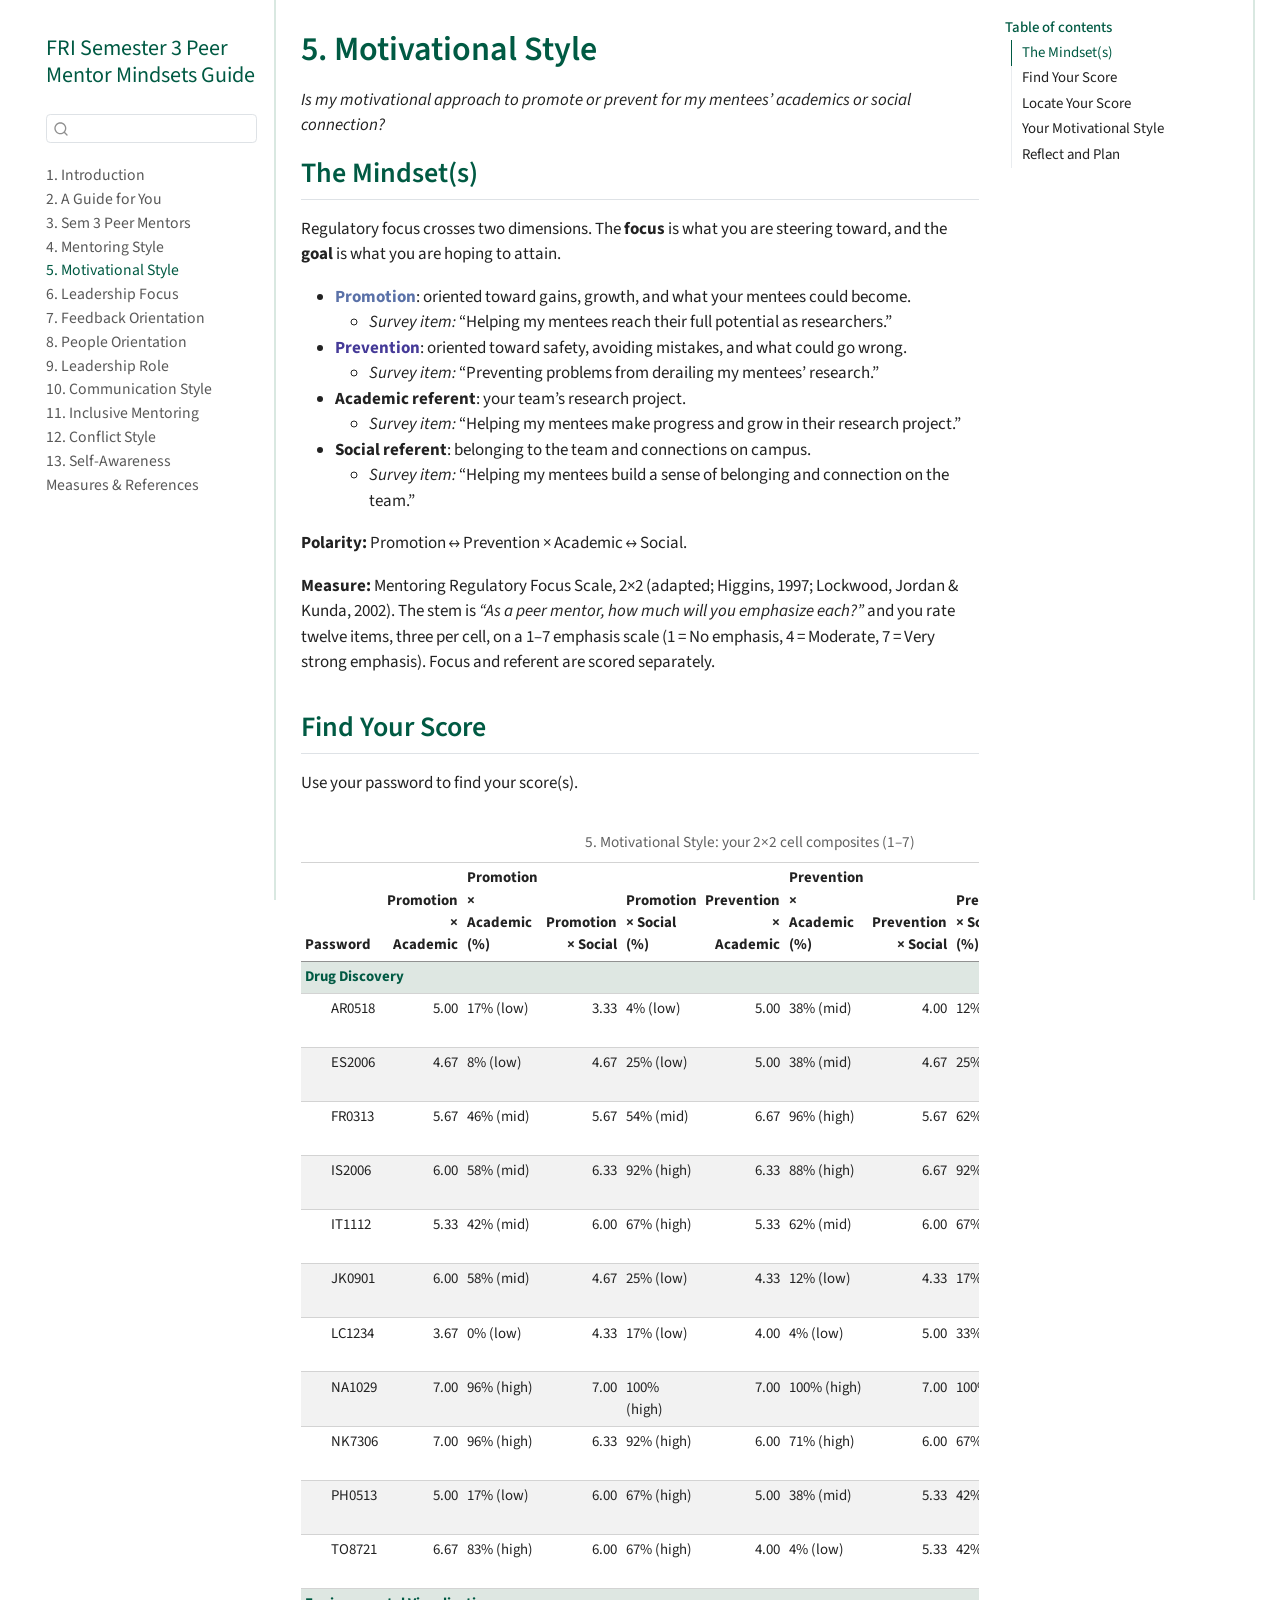
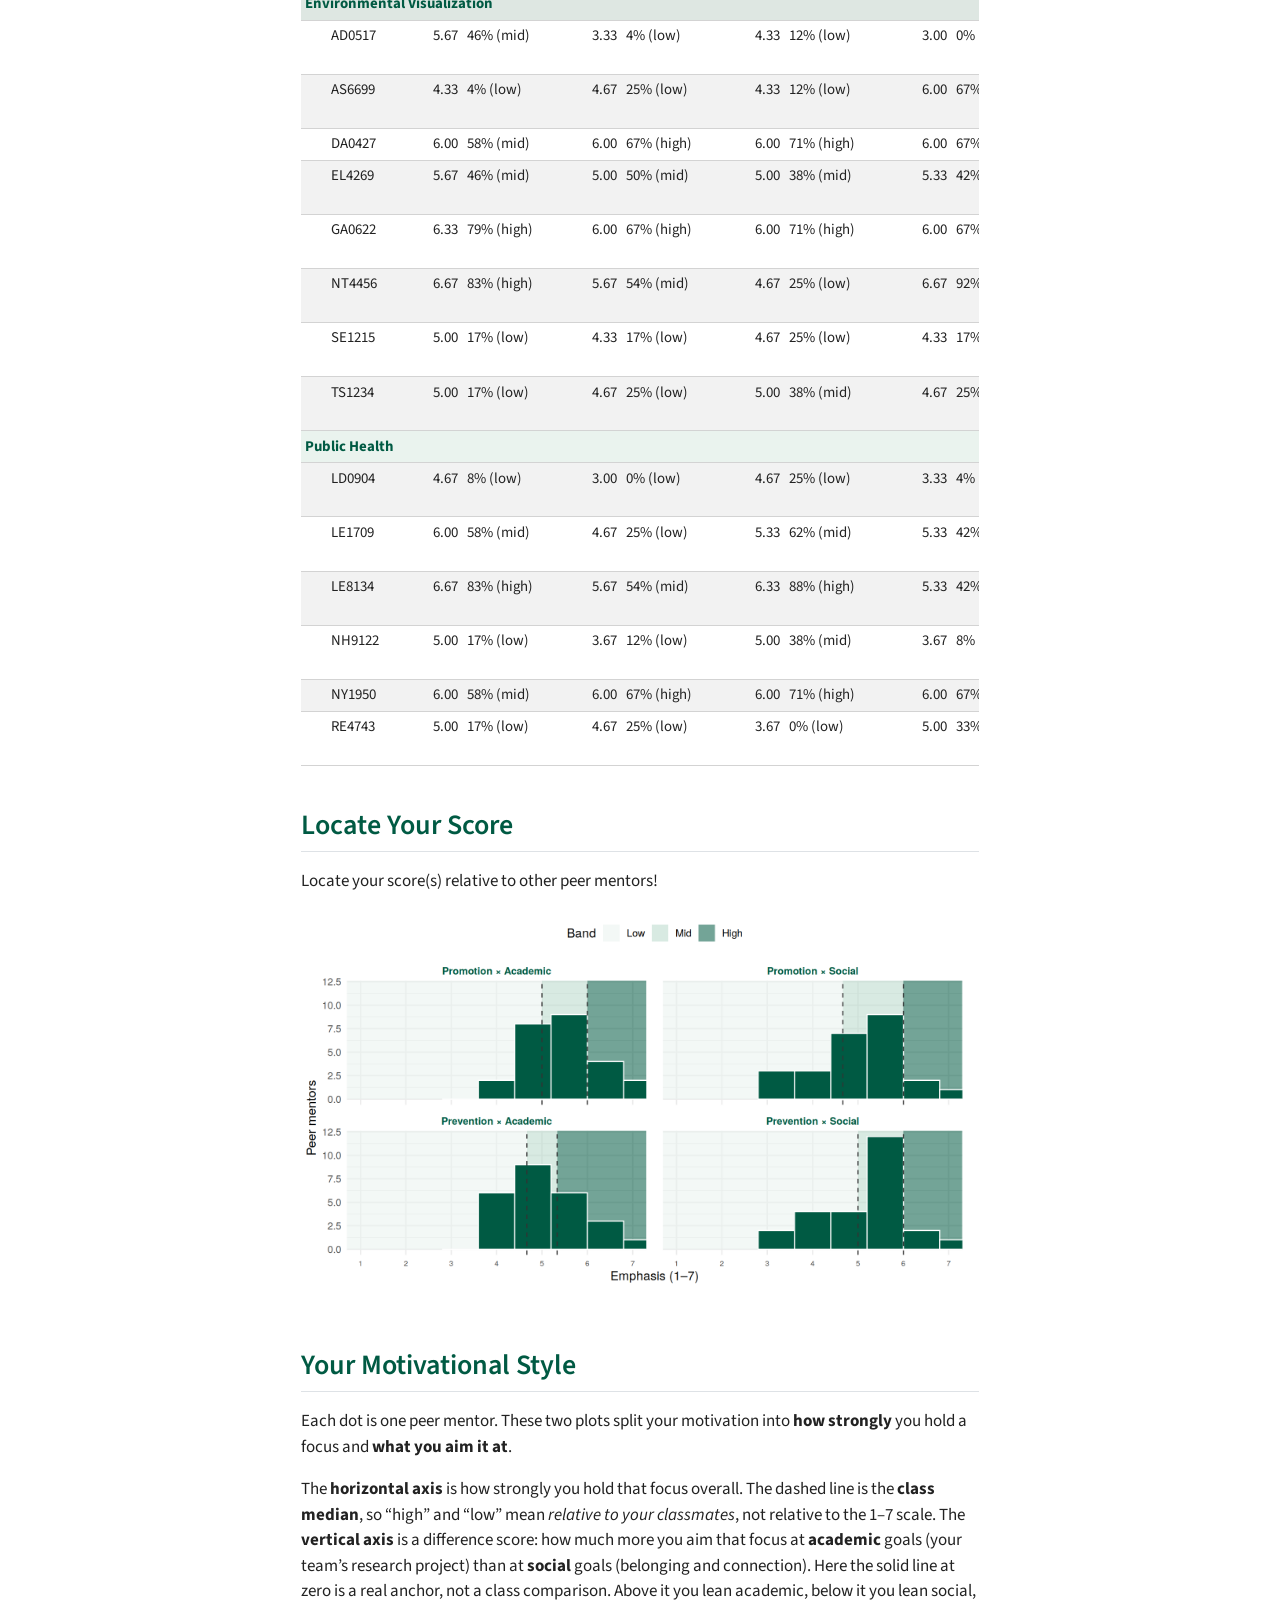
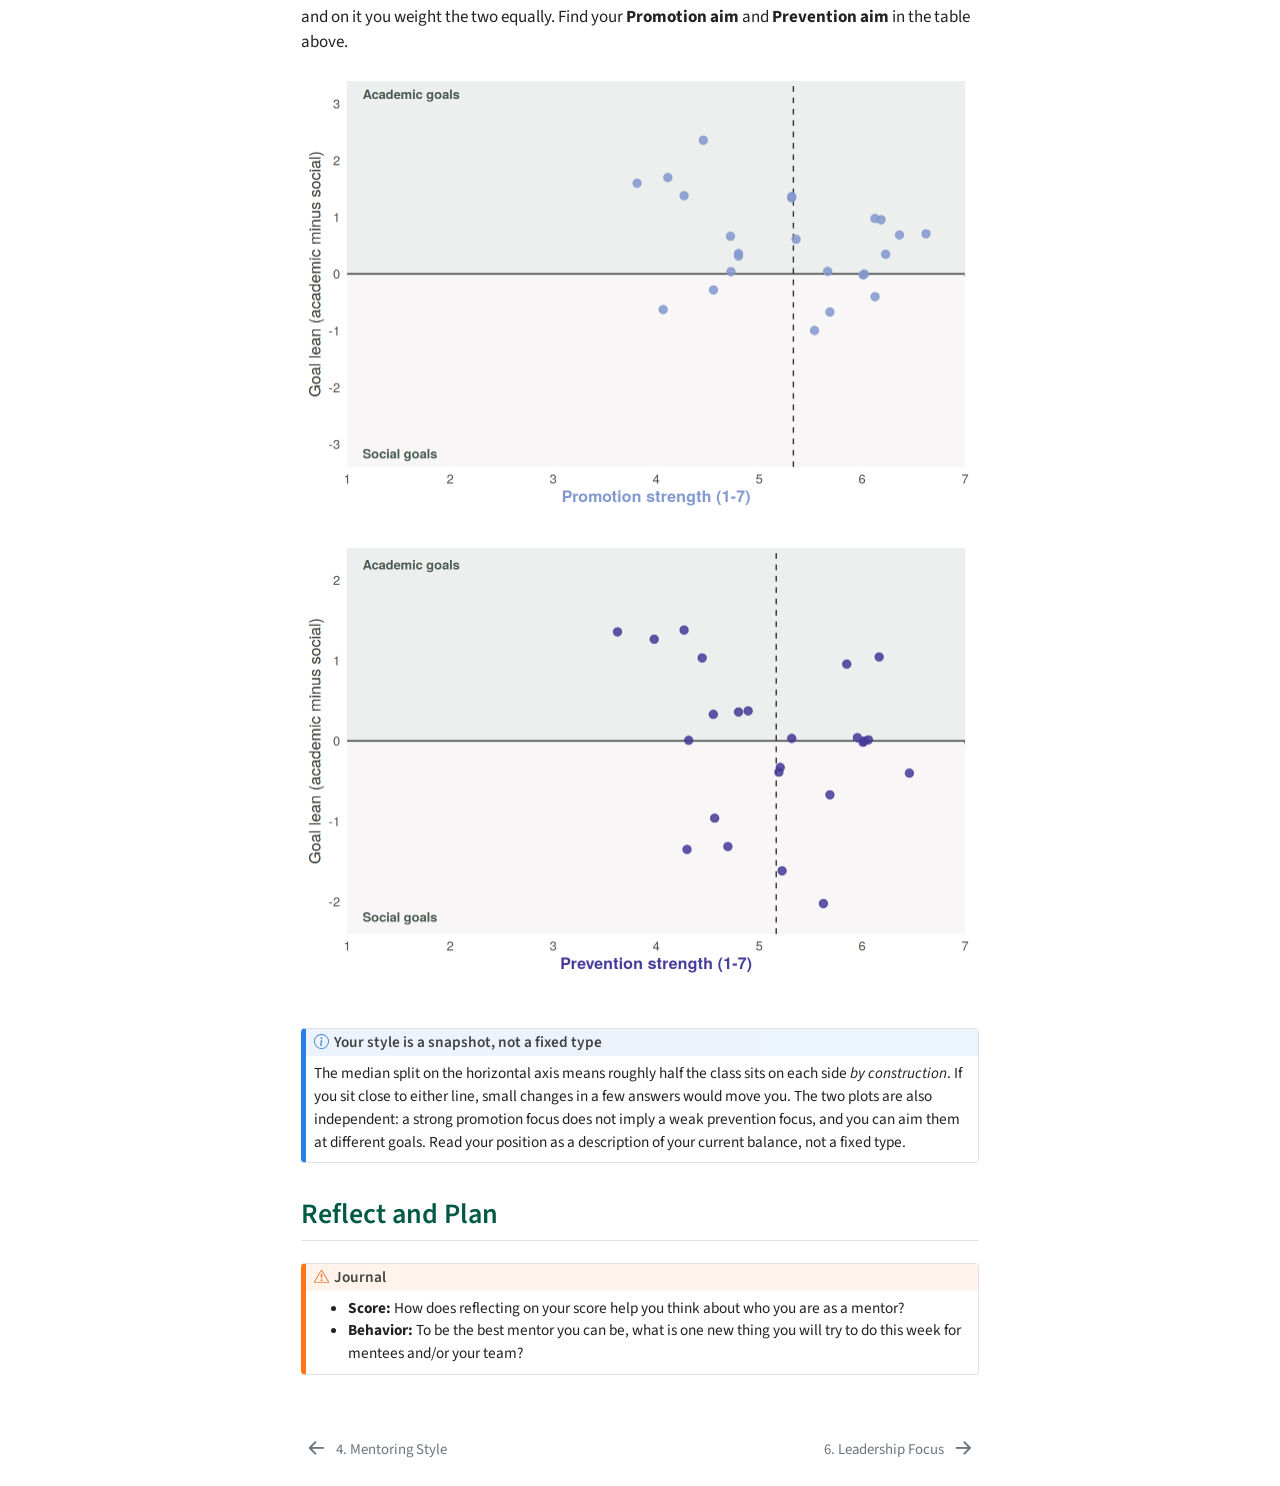
<file: docs/ch05-motivational-style.html>
<!DOCTYPE html>
<html xmlns="http://www.w3.org/1999/xhtml" lang="en" xml:lang="en"><head>

<meta charset="utf-8">
<meta name="generator" content="quarto-1.6.42">

<meta name="viewport" content="width=device-width, initial-scale=1.0, user-scalable=yes">


<title>5. Motivational Style – FRI Semester 3 Peer Mentor Mindsets Guide</title>
<style>
code{white-space: pre-wrap;}
span.smallcaps{font-variant: small-caps;}
div.columns{display: flex; gap: min(4vw, 1.5em);}
div.column{flex: auto; overflow-x: auto;}
div.hanging-indent{margin-left: 1.5em; text-indent: -1.5em;}
ul.task-list{list-style: none;}
ul.task-list li input[type="checkbox"] {
  width: 0.8em;
  margin: 0 0.8em 0.2em -1em; /* quarto-specific, see https://github.com/quarto-dev/quarto-cli/issues/4556 */ 
  vertical-align: middle;
}
</style>


<script src="site_libs/quarto-nav/quarto-nav.js"></script>
<script src="site_libs/quarto-nav/headroom.min.js"></script>
<script src="site_libs/clipboard/clipboard.min.js"></script>
<script src="site_libs/quarto-search/autocomplete.umd.js"></script>
<script src="site_libs/quarto-search/fuse.min.js"></script>
<script src="site_libs/quarto-search/quarto-search.js"></script>
<meta name="quarto:offset" content="./">
<link href="./ch06-leadership-focus.html" rel="next">
<link href="./ch04-mentoring-style.html" rel="prev">
<script src="site_libs/quarto-html/quarto.js"></script>
<script src="site_libs/quarto-html/popper.min.js"></script>
<script src="site_libs/quarto-html/tippy.umd.min.js"></script>
<script src="site_libs/quarto-html/anchor.min.js"></script>
<link href="site_libs/quarto-html/tippy.css" rel="stylesheet">
<link href="site_libs/quarto-html/quarto-syntax-highlighting-2f5df379a58b258e96c21c0638c20c03.css" rel="stylesheet" id="quarto-text-highlighting-styles">
<script src="site_libs/bootstrap/bootstrap.min.js"></script>
<link href="site_libs/bootstrap/bootstrap-icons.css" rel="stylesheet">
<link href="site_libs/bootstrap/bootstrap-e4403f1dc1084fe5281ee2813bedc4ef.min.css" rel="stylesheet" append-hash="true" id="quarto-bootstrap" data-mode="light">
<script id="quarto-search-options" type="application/json">{
  "location": "sidebar",
  "copy-button": false,
  "collapse-after": 3,
  "panel-placement": "start",
  "type": "textbox",
  "limit": 50,
  "keyboard-shortcut": [
    "f",
    "/",
    "s"
  ],
  "show-item-context": false,
  "language": {
    "search-no-results-text": "No results",
    "search-matching-documents-text": "matching documents",
    "search-copy-link-title": "Copy link to search",
    "search-hide-matches-text": "Hide additional matches",
    "search-more-match-text": "more match in this document",
    "search-more-matches-text": "more matches in this document",
    "search-clear-button-title": "Clear",
    "search-text-placeholder": "",
    "search-detached-cancel-button-title": "Cancel",
    "search-submit-button-title": "Submit",
    "search-label": "Search"
  }
}</script>
<script src="site_libs/kePrint-0.0.1/kePrint.js"></script>
<link href="site_libs/lightable-0.0.1/lightable.css" rel="stylesheet">


</head>

<body class="nav-sidebar floating">

<div id="quarto-search-results"></div>
  <header id="quarto-header" class="headroom fixed-top">
  <nav class="quarto-secondary-nav">
    <div class="container-fluid d-flex">
      <button type="button" class="quarto-btn-toggle btn" data-bs-toggle="collapse" role="button" data-bs-target=".quarto-sidebar-collapse-item" aria-controls="quarto-sidebar" aria-expanded="false" aria-label="Toggle sidebar navigation" onclick="if (window.quartoToggleHeadroom) { window.quartoToggleHeadroom(); }">
        <i class="bi bi-layout-text-sidebar-reverse"></i>
      </button>
        <nav class="quarto-page-breadcrumbs" aria-label="breadcrumb"><ol class="breadcrumb"><li class="breadcrumb-item"><a href="./ch05-motivational-style.html">5. Motivational Style</a></li></ol></nav>
        <a class="flex-grow-1" role="navigation" data-bs-toggle="collapse" data-bs-target=".quarto-sidebar-collapse-item" aria-controls="quarto-sidebar" aria-expanded="false" aria-label="Toggle sidebar navigation" onclick="if (window.quartoToggleHeadroom) { window.quartoToggleHeadroom(); }">      
        </a>
      <button type="button" class="btn quarto-search-button" aria-label="Search" onclick="window.quartoOpenSearch();">
        <i class="bi bi-search"></i>
      </button>
    </div>
  </nav>
</header>
<!-- content -->
<div id="quarto-content" class="quarto-container page-columns page-rows-contents page-layout-article">
<!-- sidebar -->
  <nav id="quarto-sidebar" class="sidebar collapse collapse-horizontal quarto-sidebar-collapse-item sidebar-navigation floating overflow-auto">
    <div class="pt-lg-2 mt-2 text-left sidebar-header">
    <div class="sidebar-title mb-0 py-0">
      <a href="./">FRI Semester 3 Peer Mentor Mindsets Guide</a> 
    </div>
      </div>
        <div class="mt-2 flex-shrink-0 align-items-center">
        <div class="sidebar-search">
        <div id="quarto-search" class="" title="Search"></div>
        </div>
        </div>
    <div class="sidebar-menu-container"> 
    <ul class="list-unstyled mt-1">
        <li class="sidebar-item">
  <div class="sidebar-item-container"> 
  <a href="./index.html" class="sidebar-item-text sidebar-link">
 <span class="menu-text">1. Introduction</span></a>
  </div>
</li>
        <li class="sidebar-item">
  <div class="sidebar-item-container"> 
  <a href="./ch02-guide-for-you.html" class="sidebar-item-text sidebar-link">
 <span class="menu-text">2. A Guide for You</span></a>
  </div>
</li>
        <li class="sidebar-item">
  <div class="sidebar-item-container"> 
  <a href="./ch03-sem3-peer-mentors.html" class="sidebar-item-text sidebar-link">
 <span class="menu-text">3. Sem 3 Peer Mentors</span></a>
  </div>
</li>
        <li class="sidebar-item">
  <div class="sidebar-item-container"> 
  <a href="./ch04-mentoring-style.html" class="sidebar-item-text sidebar-link">
 <span class="menu-text">4. Mentoring Style</span></a>
  </div>
</li>
        <li class="sidebar-item">
  <div class="sidebar-item-container"> 
  <a href="./ch05-motivational-style.html" class="sidebar-item-text sidebar-link active">
 <span class="menu-text">5. Motivational Style</span></a>
  </div>
</li>
        <li class="sidebar-item">
  <div class="sidebar-item-container"> 
  <a href="./ch06-leadership-focus.html" class="sidebar-item-text sidebar-link">
 <span class="menu-text">6. Leadership Focus</span></a>
  </div>
</li>
        <li class="sidebar-item">
  <div class="sidebar-item-container"> 
  <a href="./ch07-feedback-orientation.html" class="sidebar-item-text sidebar-link">
 <span class="menu-text">7. Feedback Orientation</span></a>
  </div>
</li>
        <li class="sidebar-item">
  <div class="sidebar-item-container"> 
  <a href="./ch08-people-orientation.html" class="sidebar-item-text sidebar-link">
 <span class="menu-text">8. People Orientation</span></a>
  </div>
</li>
        <li class="sidebar-item">
  <div class="sidebar-item-container"> 
  <a href="./ch09-leadership-role.html" class="sidebar-item-text sidebar-link">
 <span class="menu-text">9. Leadership Role</span></a>
  </div>
</li>
        <li class="sidebar-item">
  <div class="sidebar-item-container"> 
  <a href="./ch10-communication-style.html" class="sidebar-item-text sidebar-link">
 <span class="menu-text">10. Communication Style</span></a>
  </div>
</li>
        <li class="sidebar-item">
  <div class="sidebar-item-container"> 
  <a href="./ch11-inclusive-mentoring.html" class="sidebar-item-text sidebar-link">
 <span class="menu-text">11. Inclusive Mentoring</span></a>
  </div>
</li>
        <li class="sidebar-item">
  <div class="sidebar-item-container"> 
  <a href="./ch12-conflict-style.html" class="sidebar-item-text sidebar-link">
 <span class="menu-text">12. Conflict Style</span></a>
  </div>
</li>
        <li class="sidebar-item">
  <div class="sidebar-item-container"> 
  <a href="./ch13-self-awareness.html" class="sidebar-item-text sidebar-link">
 <span class="menu-text">13. Self-Awareness</span></a>
  </div>
</li>
        <li class="sidebar-item">
  <div class="sidebar-item-container"> 
  <a href="./references.html" class="sidebar-item-text sidebar-link">
 <span class="menu-text">Measures &amp; References</span></a>
  </div>
</li>
    </ul>
    </div>
</nav>
<div id="quarto-sidebar-glass" class="quarto-sidebar-collapse-item" data-bs-toggle="collapse" data-bs-target=".quarto-sidebar-collapse-item"></div>
<!-- margin-sidebar -->
    <div id="quarto-margin-sidebar" class="sidebar margin-sidebar">
        <nav id="TOC" role="doc-toc" class="toc-active">
    <h2 id="toc-title">Table of contents</h2>
   
  <ul>
  <li><a href="#the-mindsets" id="toc-the-mindsets" class="nav-link active" data-scroll-target="#the-mindsets">The Mindset(s)</a></li>
  <li><a href="#find-your-score" id="toc-find-your-score" class="nav-link" data-scroll-target="#find-your-score">Find Your Score</a></li>
  <li><a href="#locate-your-score" id="toc-locate-your-score" class="nav-link" data-scroll-target="#locate-your-score">Locate Your Score</a></li>
  <li><a href="#your-motivational-style" id="toc-your-motivational-style" class="nav-link" data-scroll-target="#your-motivational-style">Your Motivational Style</a></li>
  <li><a href="#reflect-and-plan" id="toc-reflect-and-plan" class="nav-link" data-scroll-target="#reflect-and-plan">Reflect and Plan</a></li>
  </ul>
</nav>
    </div>
<!-- main -->
<main class="content" id="quarto-document-content">

<header id="title-block-header" class="quarto-title-block default">
<div class="quarto-title">
<h1 class="title">5. Motivational Style</h1>
</div>



<div class="quarto-title-meta">

    
  
    
  </div>
  


</header>


<p><em>Is my motivational approach to promote or prevent for my mentees’ academics or social connection?</em></p>
<section id="the-mindsets" class="level2 unnumbered">
<h2 class="unnumbered anchored" data-anchor-id="the-mindsets">The Mindset(s)</h2>
<p>Regulatory focus crosses two dimensions. The <strong>focus</strong> is what you are steering toward, and the <strong>goal</strong> is what you are hoping to attain.</p>
<ul>
<li><span style="color:#5A71A8;"><strong>Promotion</strong></span>: oriented toward gains, growth, and what your mentees could become.
<ul>
<li><em>Survey item:</em> “Helping my mentees reach their full potential as researchers.”</li>
</ul></li>
<li><span style="color:#453A98;"><strong>Prevention</strong></span>: oriented toward safety, avoiding mistakes, and what could go wrong.
<ul>
<li><em>Survey item:</em> “Preventing problems from derailing my mentees’ research.”</li>
</ul></li>
<li><strong>Academic referent</strong>: your team’s research project.
<ul>
<li><em>Survey item:</em> “Helping my mentees make progress and grow in their research project.”</li>
</ul></li>
<li><strong>Social referent</strong>: belonging to the team and connections on campus.
<ul>
<li><em>Survey item:</em> “Helping my mentees build a sense of belonging and connection on the team.”</li>
</ul></li>
</ul>
<p><strong>Polarity:</strong> Promotion ↔︎ Prevention × Academic ↔︎ Social.</p>
<p><strong>Measure:</strong> Mentoring Regulatory Focus Scale, 2×2 (adapted; Higgins, 1997; Lockwood, Jordan &amp; Kunda, 2002). The stem is <em>“As a peer mentor, how much will you emphasize each?”</em> and you rate twelve items, three per cell, on a 1–7 emphasis scale (1 = No emphasis, 4 = Moderate, 7 = Very strong emphasis). Focus and referent are scored separately.</p>
</section>
<section id="find-your-score" class="level2 unnumbered">
<h2 class="unnumbered anchored" data-anchor-id="find-your-score">Find Your Score</h2>
<p>Use your password to find your score(s).</p>
<div class="cell">
<div class="cell-output-display">
<table class="table table-striped table-hover table-condensed caption-top table-sm small" data-quarto-postprocess="true">
<caption>5. Motivational Style: your 2×2 cell composites (1–7)</caption>
<thead>
<tr class="header">
<th style="text-align: left;" data-quarto-table-cell-role="th">Password</th>
<th style="text-align: right;" data-quarto-table-cell-role="th">Promotion × Academic</th>
<th style="text-align: left;" data-quarto-table-cell-role="th">Promotion × Academic (%)</th>
<th style="text-align: right;" data-quarto-table-cell-role="th">Promotion × Social</th>
<th style="text-align: left;" data-quarto-table-cell-role="th">Promotion × Social (%)</th>
<th style="text-align: right;" data-quarto-table-cell-role="th">Prevention × Academic</th>
<th style="text-align: left;" data-quarto-table-cell-role="th">Prevention × Academic (%)</th>
<th style="text-align: right;" data-quarto-table-cell-role="th">Prevention × Social</th>
<th style="text-align: left;" data-quarto-table-cell-role="th">Prevention × Social (%)</th>
<th style="text-align: left;" data-quarto-table-cell-role="th">Promotion aim</th>
<th style="text-align: left;" data-quarto-table-cell-role="th">Prevention aim</th>
</tr>
</thead>
<tbody>
<tr class="odd" data-grouplength="11">
<td colspan="11" style="background-color: #EAF3EE; color: #005A43"><strong>Drug Discovery</strong></td>
</tr>
<tr class="even">
<td style="text-align: left; padding-left: 2em;" data-indentlevel="1">AR0518</td>
<td style="text-align: right;">5.00</td>
<td style="text-align: left;">17% (low)</td>
<td style="text-align: right;">3.33</td>
<td style="text-align: left;">4% (low)</td>
<td style="text-align: right;">5.00</td>
<td style="text-align: left;">38% (mid)</td>
<td style="text-align: right;">4.00</td>
<td style="text-align: left;">12% (low)</td>
<td style="text-align: left;">Academic-leaning</td>
<td style="text-align: left;">Academic-leaning</td>
</tr>
<tr class="odd">
<td style="text-align: left; padding-left: 2em;" data-indentlevel="1">ES2006</td>
<td style="text-align: right;">4.67</td>
<td style="text-align: left;">8% (low)</td>
<td style="text-align: right;">4.67</td>
<td style="text-align: left;">25% (low)</td>
<td style="text-align: right;">5.00</td>
<td style="text-align: left;">38% (mid)</td>
<td style="text-align: right;">4.67</td>
<td style="text-align: left;">25% (low)</td>
<td style="text-align: left;">Balanced</td>
<td style="text-align: left;">Academic-leaning</td>
</tr>
<tr class="even">
<td style="text-align: left; padding-left: 2em;" data-indentlevel="1">FR0313</td>
<td style="text-align: right;">5.67</td>
<td style="text-align: left;">46% (mid)</td>
<td style="text-align: right;">5.67</td>
<td style="text-align: left;">54% (mid)</td>
<td style="text-align: right;">6.67</td>
<td style="text-align: left;">96% (high)</td>
<td style="text-align: right;">5.67</td>
<td style="text-align: left;">62% (mid)</td>
<td style="text-align: left;">Balanced</td>
<td style="text-align: left;">Academic-leaning</td>
</tr>
<tr class="odd">
<td style="text-align: left; padding-left: 2em;" data-indentlevel="1">IS2006</td>
<td style="text-align: right;">6.00</td>
<td style="text-align: left;">58% (mid)</td>
<td style="text-align: right;">6.33</td>
<td style="text-align: left;">92% (high)</td>
<td style="text-align: right;">6.33</td>
<td style="text-align: left;">88% (high)</td>
<td style="text-align: right;">6.67</td>
<td style="text-align: left;">92% (high)</td>
<td style="text-align: left;">Social-leaning</td>
<td style="text-align: left;">Social-leaning</td>
</tr>
<tr class="even">
<td style="text-align: left; padding-left: 2em;" data-indentlevel="1">IT1112</td>
<td style="text-align: right;">5.33</td>
<td style="text-align: left;">42% (mid)</td>
<td style="text-align: right;">6.00</td>
<td style="text-align: left;">67% (high)</td>
<td style="text-align: right;">5.33</td>
<td style="text-align: left;">62% (mid)</td>
<td style="text-align: right;">6.00</td>
<td style="text-align: left;">67% (high)</td>
<td style="text-align: left;">Social-leaning</td>
<td style="text-align: left;">Social-leaning</td>
</tr>
<tr class="odd">
<td style="text-align: left; padding-left: 2em;" data-indentlevel="1">JK0901</td>
<td style="text-align: right;">6.00</td>
<td style="text-align: left;">58% (mid)</td>
<td style="text-align: right;">4.67</td>
<td style="text-align: left;">25% (low)</td>
<td style="text-align: right;">4.33</td>
<td style="text-align: left;">12% (low)</td>
<td style="text-align: right;">4.33</td>
<td style="text-align: left;">17% (low)</td>
<td style="text-align: left;">Academic-leaning</td>
<td style="text-align: left;">Balanced</td>
</tr>
<tr class="even">
<td style="text-align: left; padding-left: 2em;" data-indentlevel="1">LC1234</td>
<td style="text-align: right;">3.67</td>
<td style="text-align: left;">0% (low)</td>
<td style="text-align: right;">4.33</td>
<td style="text-align: left;">17% (low)</td>
<td style="text-align: right;">4.00</td>
<td style="text-align: left;">4% (low)</td>
<td style="text-align: right;">5.00</td>
<td style="text-align: left;">33% (low)</td>
<td style="text-align: left;">Social-leaning</td>
<td style="text-align: left;">Social-leaning</td>
</tr>
<tr class="odd">
<td style="text-align: left; padding-left: 2em;" data-indentlevel="1">NA1029</td>
<td style="text-align: right;">7.00</td>
<td style="text-align: left;">96% (high)</td>
<td style="text-align: right;">7.00</td>
<td style="text-align: left;">100% (high)</td>
<td style="text-align: right;">7.00</td>
<td style="text-align: left;">100% (high)</td>
<td style="text-align: right;">7.00</td>
<td style="text-align: left;">100% (high)</td>
<td style="text-align: left;">Balanced</td>
<td style="text-align: left;">Balanced</td>
</tr>
<tr class="even">
<td style="text-align: left; padding-left: 2em;" data-indentlevel="1">NK7306</td>
<td style="text-align: right;">7.00</td>
<td style="text-align: left;">96% (high)</td>
<td style="text-align: right;">6.33</td>
<td style="text-align: left;">92% (high)</td>
<td style="text-align: right;">6.00</td>
<td style="text-align: left;">71% (high)</td>
<td style="text-align: right;">6.00</td>
<td style="text-align: left;">67% (high)</td>
<td style="text-align: left;">Academic-leaning</td>
<td style="text-align: left;">Balanced</td>
</tr>
<tr class="odd">
<td style="text-align: left; padding-left: 2em;" data-indentlevel="1">PH0513</td>
<td style="text-align: right;">5.00</td>
<td style="text-align: left;">17% (low)</td>
<td style="text-align: right;">6.00</td>
<td style="text-align: left;">67% (high)</td>
<td style="text-align: right;">5.00</td>
<td style="text-align: left;">38% (mid)</td>
<td style="text-align: right;">5.33</td>
<td style="text-align: left;">42% (mid)</td>
<td style="text-align: left;">Social-leaning</td>
<td style="text-align: left;">Social-leaning</td>
</tr>
<tr class="even">
<td style="text-align: left; padding-left: 2em;" data-indentlevel="1">TO8721</td>
<td style="text-align: right;">6.67</td>
<td style="text-align: left;">83% (high)</td>
<td style="text-align: right;">6.00</td>
<td style="text-align: left;">67% (high)</td>
<td style="text-align: right;">4.00</td>
<td style="text-align: left;">4% (low)</td>
<td style="text-align: right;">5.33</td>
<td style="text-align: left;">42% (mid)</td>
<td style="text-align: left;">Academic-leaning</td>
<td style="text-align: left;">Social-leaning</td>
</tr>
<tr class="odd" data-grouplength="8">
<td colspan="11" style="background-color: #EAF3EE; color: #005A43"><strong>Environmental Visualization</strong></td>
</tr>
<tr class="even">
<td style="text-align: left; padding-left: 2em;" data-indentlevel="1">AD0517</td>
<td style="text-align: right;">5.67</td>
<td style="text-align: left;">46% (mid)</td>
<td style="text-align: right;">3.33</td>
<td style="text-align: left;">4% (low)</td>
<td style="text-align: right;">4.33</td>
<td style="text-align: left;">12% (low)</td>
<td style="text-align: right;">3.00</td>
<td style="text-align: left;">0% (low)</td>
<td style="text-align: left;">Academic-leaning</td>
<td style="text-align: left;">Academic-leaning</td>
</tr>
<tr class="odd">
<td style="text-align: left; padding-left: 2em;" data-indentlevel="1">AS6699</td>
<td style="text-align: right;">4.33</td>
<td style="text-align: left;">4% (low)</td>
<td style="text-align: right;">4.67</td>
<td style="text-align: left;">25% (low)</td>
<td style="text-align: right;">4.33</td>
<td style="text-align: left;">12% (low)</td>
<td style="text-align: right;">6.00</td>
<td style="text-align: left;">67% (high)</td>
<td style="text-align: left;">Social-leaning</td>
<td style="text-align: left;">Social-leaning</td>
</tr>
<tr class="even">
<td style="text-align: left; padding-left: 2em;" data-indentlevel="1">DA0427</td>
<td style="text-align: right;">6.00</td>
<td style="text-align: left;">58% (mid)</td>
<td style="text-align: right;">6.00</td>
<td style="text-align: left;">67% (high)</td>
<td style="text-align: right;">6.00</td>
<td style="text-align: left;">71% (high)</td>
<td style="text-align: right;">6.00</td>
<td style="text-align: left;">67% (high)</td>
<td style="text-align: left;">Balanced</td>
<td style="text-align: left;">Balanced</td>
</tr>
<tr class="odd">
<td style="text-align: left; padding-left: 2em;" data-indentlevel="1">EL4269</td>
<td style="text-align: right;">5.67</td>
<td style="text-align: left;">46% (mid)</td>
<td style="text-align: right;">5.00</td>
<td style="text-align: left;">50% (mid)</td>
<td style="text-align: right;">5.00</td>
<td style="text-align: left;">38% (mid)</td>
<td style="text-align: right;">5.33</td>
<td style="text-align: left;">42% (mid)</td>
<td style="text-align: left;">Academic-leaning</td>
<td style="text-align: left;">Social-leaning</td>
</tr>
<tr class="even">
<td style="text-align: left; padding-left: 2em;" data-indentlevel="1">GA0622</td>
<td style="text-align: right;">6.33</td>
<td style="text-align: left;">79% (high)</td>
<td style="text-align: right;">6.00</td>
<td style="text-align: left;">67% (high)</td>
<td style="text-align: right;">6.00</td>
<td style="text-align: left;">71% (high)</td>
<td style="text-align: right;">6.00</td>
<td style="text-align: left;">67% (high)</td>
<td style="text-align: left;">Academic-leaning</td>
<td style="text-align: left;">Balanced</td>
</tr>
<tr class="odd">
<td style="text-align: left; padding-left: 2em;" data-indentlevel="1">NT4456</td>
<td style="text-align: right;">6.67</td>
<td style="text-align: left;">83% (high)</td>
<td style="text-align: right;">5.67</td>
<td style="text-align: left;">54% (mid)</td>
<td style="text-align: right;">4.67</td>
<td style="text-align: left;">25% (low)</td>
<td style="text-align: right;">6.67</td>
<td style="text-align: left;">92% (high)</td>
<td style="text-align: left;">Academic-leaning</td>
<td style="text-align: left;">Social-leaning</td>
</tr>
<tr class="even">
<td style="text-align: left; padding-left: 2em;" data-indentlevel="1">SE1215</td>
<td style="text-align: right;">5.00</td>
<td style="text-align: left;">17% (low)</td>
<td style="text-align: right;">4.33</td>
<td style="text-align: left;">17% (low)</td>
<td style="text-align: right;">4.67</td>
<td style="text-align: left;">25% (low)</td>
<td style="text-align: right;">4.33</td>
<td style="text-align: left;">17% (low)</td>
<td style="text-align: left;">Academic-leaning</td>
<td style="text-align: left;">Academic-leaning</td>
</tr>
<tr class="odd">
<td style="text-align: left; padding-left: 2em;" data-indentlevel="1">TS1234</td>
<td style="text-align: right;">5.00</td>
<td style="text-align: left;">17% (low)</td>
<td style="text-align: right;">4.67</td>
<td style="text-align: left;">25% (low)</td>
<td style="text-align: right;">5.00</td>
<td style="text-align: left;">38% (mid)</td>
<td style="text-align: right;">4.67</td>
<td style="text-align: left;">25% (low)</td>
<td style="text-align: left;">Academic-leaning</td>
<td style="text-align: left;">Academic-leaning</td>
</tr>
<tr class="even" data-grouplength="6">
<td colspan="11" style="background-color: #EAF3EE; color: #005A43"><strong>Public Health</strong></td>
</tr>
<tr class="odd">
<td style="text-align: left; padding-left: 2em;" data-indentlevel="1">LD0904</td>
<td style="text-align: right;">4.67</td>
<td style="text-align: left;">8% (low)</td>
<td style="text-align: right;">3.00</td>
<td style="text-align: left;">0% (low)</td>
<td style="text-align: right;">4.67</td>
<td style="text-align: left;">25% (low)</td>
<td style="text-align: right;">3.33</td>
<td style="text-align: left;">4% (low)</td>
<td style="text-align: left;">Academic-leaning</td>
<td style="text-align: left;">Academic-leaning</td>
</tr>
<tr class="even">
<td style="text-align: left; padding-left: 2em;" data-indentlevel="1">LE1709</td>
<td style="text-align: right;">6.00</td>
<td style="text-align: left;">58% (mid)</td>
<td style="text-align: right;">4.67</td>
<td style="text-align: left;">25% (low)</td>
<td style="text-align: right;">5.33</td>
<td style="text-align: left;">62% (mid)</td>
<td style="text-align: right;">5.33</td>
<td style="text-align: left;">42% (mid)</td>
<td style="text-align: left;">Academic-leaning</td>
<td style="text-align: left;">Balanced</td>
</tr>
<tr class="odd">
<td style="text-align: left; padding-left: 2em;" data-indentlevel="1">LE8134</td>
<td style="text-align: right;">6.67</td>
<td style="text-align: left;">83% (high)</td>
<td style="text-align: right;">5.67</td>
<td style="text-align: left;">54% (mid)</td>
<td style="text-align: right;">6.33</td>
<td style="text-align: left;">88% (high)</td>
<td style="text-align: right;">5.33</td>
<td style="text-align: left;">42% (mid)</td>
<td style="text-align: left;">Academic-leaning</td>
<td style="text-align: left;">Academic-leaning</td>
</tr>
<tr class="even">
<td style="text-align: left; padding-left: 2em;" data-indentlevel="1">NH9122</td>
<td style="text-align: right;">5.00</td>
<td style="text-align: left;">17% (low)</td>
<td style="text-align: right;">3.67</td>
<td style="text-align: left;">12% (low)</td>
<td style="text-align: right;">5.00</td>
<td style="text-align: left;">38% (mid)</td>
<td style="text-align: right;">3.67</td>
<td style="text-align: left;">8% (low)</td>
<td style="text-align: left;">Academic-leaning</td>
<td style="text-align: left;">Academic-leaning</td>
</tr>
<tr class="odd">
<td style="text-align: left; padding-left: 2em;" data-indentlevel="1">NY1950</td>
<td style="text-align: right;">6.00</td>
<td style="text-align: left;">58% (mid)</td>
<td style="text-align: right;">6.00</td>
<td style="text-align: left;">67% (high)</td>
<td style="text-align: right;">6.00</td>
<td style="text-align: left;">71% (high)</td>
<td style="text-align: right;">6.00</td>
<td style="text-align: left;">67% (high)</td>
<td style="text-align: left;">Balanced</td>
<td style="text-align: left;">Balanced</td>
</tr>
<tr class="even">
<td style="text-align: left; padding-left: 2em;" data-indentlevel="1">RE4743</td>
<td style="text-align: right;">5.00</td>
<td style="text-align: left;">17% (low)</td>
<td style="text-align: right;">4.67</td>
<td style="text-align: left;">25% (low)</td>
<td style="text-align: right;">3.67</td>
<td style="text-align: left;">0% (low)</td>
<td style="text-align: right;">5.00</td>
<td style="text-align: left;">33% (low)</td>
<td style="text-align: left;">Academic-leaning</td>
<td style="text-align: left;">Social-leaning</td>
</tr>
</tbody>
</table>


</div>
</div>
</section>
<section id="locate-your-score" class="level2 unnumbered">
<h2 class="unnumbered anchored" data-anchor-id="locate-your-score">Locate Your Score</h2>
<p>Locate your score(s) relative to other peer mentors!</p>
<div class="cell">
<div class="cell-output-display">
<div>
<figure class="figure">
<p><img src="ch05-motivational-style_files/figure-html/ch05-motivational-style-plot-1.png" class="img-fluid figure-img" width="864"></p>
</figure>
</div>
</div>
</div>
</section>
<section id="your-motivational-style" class="level2 unnumbered">
<h2 class="unnumbered anchored" data-anchor-id="your-motivational-style">Your Motivational Style</h2>
<p>Each dot is one peer mentor. These two plots split your motivation into <strong>how strongly</strong> you hold a focus and <strong>what you aim it at</strong>.</p>
<p>The <strong>horizontal axis</strong> is how strongly you hold that focus overall. The dashed line is the <strong>class median</strong>, so “high” and “low” mean <em>relative to your classmates</em>, not relative to the 1–7 scale. The <strong>vertical axis</strong> is a difference score: how much more you aim that focus at <strong>academic</strong> goals (your team’s research project) than at <strong>social</strong> goals (belonging and connection). Here the solid line at zero is a real anchor, not a class comparison. Above it you lean academic, below it you lean social, and on it you weight the two equally. Find your <strong>Promotion aim</strong> and <strong>Prevention aim</strong> in the table above.</p>
<div class="cell">
<div class="cell-output-display">
<div>
<figure class="figure">
<p><img src="ch05-motivational-style_files/figure-html/ch05-motivational-style-promotion-1.png" class="img-fluid figure-img" width="672"></p>
</figure>
</div>
</div>
</div>
<div class="cell">
<div class="cell-output-display">
<div>
<figure class="figure">
<p><img src="ch05-motivational-style_files/figure-html/ch05-motivational-style-prevention-1.png" class="img-fluid figure-img" width="672"></p>
</figure>
</div>
</div>
</div>
<div class="callout callout-style-default callout-note callout-titled">
<div class="callout-header d-flex align-content-center">
<div class="callout-icon-container">
<i class="callout-icon"></i>
</div>
<div class="callout-title-container flex-fill">
Your style is a snapshot, not a fixed type
</div>
</div>
<div class="callout-body-container callout-body">
<p>The median split on the horizontal axis means roughly half the class sits on each side <em>by construction</em>. If you sit close to either line, small changes in a few answers would move you. The two plots are also independent: a strong promotion focus does not imply a weak prevention focus, and you can aim them at different goals. Read your position as a description of your current balance, not a fixed type.</p>
</div>
</div>
</section>
<section id="reflect-and-plan" class="level2">
<h2 class="anchored" data-anchor-id="reflect-and-plan">Reflect and Plan</h2>
<div class="callout callout-style-default callout-warning callout-titled">
<div class="callout-header d-flex align-content-center">
<div class="callout-icon-container">
<i class="callout-icon"></i>
</div>
<div class="callout-title-container flex-fill">
Journal
</div>
</div>
<div class="callout-body-container callout-body">
<ul>
<li><strong>Score:</strong> How does reflecting on your score help you think about who you are as a mentor?</li>
<li><strong>Behavior:</strong> To be the best mentor you can be, what is one new thing you will try to do this week for mentees and/or your team?</li>
</ul>
</div>
</div>


</section>

</main> <!-- /main -->
<script id="quarto-html-after-body" type="application/javascript">
window.document.addEventListener("DOMContentLoaded", function (event) {
  const toggleBodyColorMode = (bsSheetEl) => {
    const mode = bsSheetEl.getAttribute("data-mode");
    const bodyEl = window.document.querySelector("body");
    if (mode === "dark") {
      bodyEl.classList.add("quarto-dark");
      bodyEl.classList.remove("quarto-light");
    } else {
      bodyEl.classList.add("quarto-light");
      bodyEl.classList.remove("quarto-dark");
    }
  }
  const toggleBodyColorPrimary = () => {
    const bsSheetEl = window.document.querySelector("link#quarto-bootstrap");
    if (bsSheetEl) {
      toggleBodyColorMode(bsSheetEl);
    }
  }
  toggleBodyColorPrimary();  
  const icon = "";
  const anchorJS = new window.AnchorJS();
  anchorJS.options = {
    placement: 'right',
    icon: icon
  };
  anchorJS.add('.anchored');
  const isCodeAnnotation = (el) => {
    for (const clz of el.classList) {
      if (clz.startsWith('code-annotation-')) {                     
        return true;
      }
    }
    return false;
  }
  const onCopySuccess = function(e) {
    // button target
    const button = e.trigger;
    // don't keep focus
    button.blur();
    // flash "checked"
    button.classList.add('code-copy-button-checked');
    var currentTitle = button.getAttribute("title");
    button.setAttribute("title", "Copied!");
    let tooltip;
    if (window.bootstrap) {
      button.setAttribute("data-bs-toggle", "tooltip");
      button.setAttribute("data-bs-placement", "left");
      button.setAttribute("data-bs-title", "Copied!");
      tooltip = new bootstrap.Tooltip(button, 
        { trigger: "manual", 
          customClass: "code-copy-button-tooltip",
          offset: [0, -8]});
      tooltip.show();    
    }
    setTimeout(function() {
      if (tooltip) {
        tooltip.hide();
        button.removeAttribute("data-bs-title");
        button.removeAttribute("data-bs-toggle");
        button.removeAttribute("data-bs-placement");
      }
      button.setAttribute("title", currentTitle);
      button.classList.remove('code-copy-button-checked');
    }, 1000);
    // clear code selection
    e.clearSelection();
  }
  const getTextToCopy = function(trigger) {
      const codeEl = trigger.previousElementSibling.cloneNode(true);
      for (const childEl of codeEl.children) {
        if (isCodeAnnotation(childEl)) {
          childEl.remove();
        }
      }
      return codeEl.innerText;
  }
  const clipboard = new window.ClipboardJS('.code-copy-button:not([data-in-quarto-modal])', {
    text: getTextToCopy
  });
  clipboard.on('success', onCopySuccess);
  if (window.document.getElementById('quarto-embedded-source-code-modal')) {
    const clipboardModal = new window.ClipboardJS('.code-copy-button[data-in-quarto-modal]', {
      text: getTextToCopy,
      container: window.document.getElementById('quarto-embedded-source-code-modal')
    });
    clipboardModal.on('success', onCopySuccess);
  }
    var localhostRegex = new RegExp(/^(?:http|https):\/\/localhost\:?[0-9]*\//);
    var mailtoRegex = new RegExp(/^mailto:/);
      var filterRegex = new RegExp('/' + window.location.host + '/');
    var isInternal = (href) => {
        return filterRegex.test(href) || localhostRegex.test(href) || mailtoRegex.test(href);
    }
    // Inspect non-navigation links and adorn them if external
 	var links = window.document.querySelectorAll('a[href]:not(.nav-link):not(.navbar-brand):not(.toc-action):not(.sidebar-link):not(.sidebar-item-toggle):not(.pagination-link):not(.no-external):not([aria-hidden]):not(.dropdown-item):not(.quarto-navigation-tool):not(.about-link)');
    for (var i=0; i<links.length; i++) {
      const link = links[i];
      if (!isInternal(link.href)) {
        // undo the damage that might have been done by quarto-nav.js in the case of
        // links that we want to consider external
        if (link.dataset.originalHref !== undefined) {
          link.href = link.dataset.originalHref;
        }
      }
    }
  function tippyHover(el, contentFn, onTriggerFn, onUntriggerFn) {
    const config = {
      allowHTML: true,
      maxWidth: 500,
      delay: 100,
      arrow: false,
      appendTo: function(el) {
          return el.parentElement;
      },
      interactive: true,
      interactiveBorder: 10,
      theme: 'quarto',
      placement: 'bottom-start',
    };
    if (contentFn) {
      config.content = contentFn;
    }
    if (onTriggerFn) {
      config.onTrigger = onTriggerFn;
    }
    if (onUntriggerFn) {
      config.onUntrigger = onUntriggerFn;
    }
    window.tippy(el, config); 
  }
  const noterefs = window.document.querySelectorAll('a[role="doc-noteref"]');
  for (var i=0; i<noterefs.length; i++) {
    const ref = noterefs[i];
    tippyHover(ref, function() {
      // use id or data attribute instead here
      let href = ref.getAttribute('data-footnote-href') || ref.getAttribute('href');
      try { href = new URL(href).hash; } catch {}
      const id = href.replace(/^#\/?/, "");
      const note = window.document.getElementById(id);
      if (note) {
        return note.innerHTML;
      } else {
        return "";
      }
    });
  }
  const xrefs = window.document.querySelectorAll('a.quarto-xref');
  const processXRef = (id, note) => {
    // Strip column container classes
    const stripColumnClz = (el) => {
      el.classList.remove("page-full", "page-columns");
      if (el.children) {
        for (const child of el.children) {
          stripColumnClz(child);
        }
      }
    }
    stripColumnClz(note)
    if (id === null || id.startsWith('sec-')) {
      // Special case sections, only their first couple elements
      const container = document.createElement("div");
      if (note.children && note.children.length > 2) {
        container.appendChild(note.children[0].cloneNode(true));
        for (let i = 1; i < note.children.length; i++) {
          const child = note.children[i];
          if (child.tagName === "P" && child.innerText === "") {
            continue;
          } else {
            container.appendChild(child.cloneNode(true));
            break;
          }
        }
        if (window.Quarto?.typesetMath) {
          window.Quarto.typesetMath(container);
        }
        return container.innerHTML
      } else {
        if (window.Quarto?.typesetMath) {
          window.Quarto.typesetMath(note);
        }
        return note.innerHTML;
      }
    } else {
      // Remove any anchor links if they are present
      const anchorLink = note.querySelector('a.anchorjs-link');
      if (anchorLink) {
        anchorLink.remove();
      }
      if (window.Quarto?.typesetMath) {
        window.Quarto.typesetMath(note);
      }
      if (note.classList.contains("callout")) {
        return note.outerHTML;
      } else {
        return note.innerHTML;
      }
    }
  }
  for (var i=0; i<xrefs.length; i++) {
    const xref = xrefs[i];
    tippyHover(xref, undefined, function(instance) {
      instance.disable();
      let url = xref.getAttribute('href');
      let hash = undefined; 
      if (url.startsWith('#')) {
        hash = url;
      } else {
        try { hash = new URL(url).hash; } catch {}
      }
      if (hash) {
        const id = hash.replace(/^#\/?/, "");
        const note = window.document.getElementById(id);
        if (note !== null) {
          try {
            const html = processXRef(id, note.cloneNode(true));
            instance.setContent(html);
          } finally {
            instance.enable();
            instance.show();
          }
        } else {
          // See if we can fetch this
          fetch(url.split('#')[0])
          .then(res => res.text())
          .then(html => {
            const parser = new DOMParser();
            const htmlDoc = parser.parseFromString(html, "text/html");
            const note = htmlDoc.getElementById(id);
            if (note !== null) {
              const html = processXRef(id, note);
              instance.setContent(html);
            } 
          }).finally(() => {
            instance.enable();
            instance.show();
          });
        }
      } else {
        // See if we can fetch a full url (with no hash to target)
        // This is a special case and we should probably do some content thinning / targeting
        fetch(url)
        .then(res => res.text())
        .then(html => {
          const parser = new DOMParser();
          const htmlDoc = parser.parseFromString(html, "text/html");
          const note = htmlDoc.querySelector('main.content');
          if (note !== null) {
            // This should only happen for chapter cross references
            // (since there is no id in the URL)
            // remove the first header
            if (note.children.length > 0 && note.children[0].tagName === "HEADER") {
              note.children[0].remove();
            }
            const html = processXRef(null, note);
            instance.setContent(html);
          } 
        }).finally(() => {
          instance.enable();
          instance.show();
        });
      }
    }, function(instance) {
    });
  }
      let selectedAnnoteEl;
      const selectorForAnnotation = ( cell, annotation) => {
        let cellAttr = 'data-code-cell="' + cell + '"';
        let lineAttr = 'data-code-annotation="' +  annotation + '"';
        const selector = 'span[' + cellAttr + '][' + lineAttr + ']';
        return selector;
      }
      const selectCodeLines = (annoteEl) => {
        const doc = window.document;
        const targetCell = annoteEl.getAttribute("data-target-cell");
        const targetAnnotation = annoteEl.getAttribute("data-target-annotation");
        const annoteSpan = window.document.querySelector(selectorForAnnotation(targetCell, targetAnnotation));
        const lines = annoteSpan.getAttribute("data-code-lines").split(",");
        const lineIds = lines.map((line) => {
          return targetCell + "-" + line;
        })
        let top = null;
        let height = null;
        let parent = null;
        if (lineIds.length > 0) {
            //compute the position of the single el (top and bottom and make a div)
            const el = window.document.getElementById(lineIds[0]);
            top = el.offsetTop;
            height = el.offsetHeight;
            parent = el.parentElement.parentElement;
          if (lineIds.length > 1) {
            const lastEl = window.document.getElementById(lineIds[lineIds.length - 1]);
            const bottom = lastEl.offsetTop + lastEl.offsetHeight;
            height = bottom - top;
          }
          if (top !== null && height !== null && parent !== null) {
            // cook up a div (if necessary) and position it 
            let div = window.document.getElementById("code-annotation-line-highlight");
            if (div === null) {
              div = window.document.createElement("div");
              div.setAttribute("id", "code-annotation-line-highlight");
              div.style.position = 'absolute';
              parent.appendChild(div);
            }
            div.style.top = top - 2 + "px";
            div.style.height = height + 4 + "px";
            div.style.left = 0;
            let gutterDiv = window.document.getElementById("code-annotation-line-highlight-gutter");
            if (gutterDiv === null) {
              gutterDiv = window.document.createElement("div");
              gutterDiv.setAttribute("id", "code-annotation-line-highlight-gutter");
              gutterDiv.style.position = 'absolute';
              const codeCell = window.document.getElementById(targetCell);
              const gutter = codeCell.querySelector('.code-annotation-gutter');
              gutter.appendChild(gutterDiv);
            }
            gutterDiv.style.top = top - 2 + "px";
            gutterDiv.style.height = height + 4 + "px";
          }
          selectedAnnoteEl = annoteEl;
        }
      };
      const unselectCodeLines = () => {
        const elementsIds = ["code-annotation-line-highlight", "code-annotation-line-highlight-gutter"];
        elementsIds.forEach((elId) => {
          const div = window.document.getElementById(elId);
          if (div) {
            div.remove();
          }
        });
        selectedAnnoteEl = undefined;
      };
        // Handle positioning of the toggle
    window.addEventListener(
      "resize",
      throttle(() => {
        elRect = undefined;
        if (selectedAnnoteEl) {
          selectCodeLines(selectedAnnoteEl);
        }
      }, 10)
    );
    function throttle(fn, ms) {
    let throttle = false;
    let timer;
      return (...args) => {
        if(!throttle) { // first call gets through
            fn.apply(this, args);
            throttle = true;
        } else { // all the others get throttled
            if(timer) clearTimeout(timer); // cancel #2
            timer = setTimeout(() => {
              fn.apply(this, args);
              timer = throttle = false;
            }, ms);
        }
      };
    }
      // Attach click handler to the DT
      const annoteDls = window.document.querySelectorAll('dt[data-target-cell]');
      for (const annoteDlNode of annoteDls) {
        annoteDlNode.addEventListener('click', (event) => {
          const clickedEl = event.target;
          if (clickedEl !== selectedAnnoteEl) {
            unselectCodeLines();
            const activeEl = window.document.querySelector('dt[data-target-cell].code-annotation-active');
            if (activeEl) {
              activeEl.classList.remove('code-annotation-active');
            }
            selectCodeLines(clickedEl);
            clickedEl.classList.add('code-annotation-active');
          } else {
            // Unselect the line
            unselectCodeLines();
            clickedEl.classList.remove('code-annotation-active');
          }
        });
      }
  const findCites = (el) => {
    const parentEl = el.parentElement;
    if (parentEl) {
      const cites = parentEl.dataset.cites;
      if (cites) {
        return {
          el,
          cites: cites.split(' ')
        };
      } else {
        return findCites(el.parentElement)
      }
    } else {
      return undefined;
    }
  };
  var bibliorefs = window.document.querySelectorAll('a[role="doc-biblioref"]');
  for (var i=0; i<bibliorefs.length; i++) {
    const ref = bibliorefs[i];
    const citeInfo = findCites(ref);
    if (citeInfo) {
      tippyHover(citeInfo.el, function() {
        var popup = window.document.createElement('div');
        citeInfo.cites.forEach(function(cite) {
          var citeDiv = window.document.createElement('div');
          citeDiv.classList.add('hanging-indent');
          citeDiv.classList.add('csl-entry');
          var biblioDiv = window.document.getElementById('ref-' + cite);
          if (biblioDiv) {
            citeDiv.innerHTML = biblioDiv.innerHTML;
          }
          popup.appendChild(citeDiv);
        });
        return popup.innerHTML;
      });
    }
  }
});
</script>
<nav class="page-navigation">
  <div class="nav-page nav-page-previous">
      <a href="./ch04-mentoring-style.html" class="pagination-link" aria-label="4. Mentoring Style">
        <i class="bi bi-arrow-left-short"></i> <span class="nav-page-text">4. Mentoring Style</span>
      </a>          
  </div>
  <div class="nav-page nav-page-next">
      <a href="./ch06-leadership-focus.html" class="pagination-link" aria-label="6. Leadership Focus">
        <span class="nav-page-text">6. Leadership Focus</span> <i class="bi bi-arrow-right-short"></i>
      </a>
  </div>
</nav>
</div> <!-- /content -->




</body></html>
</file>
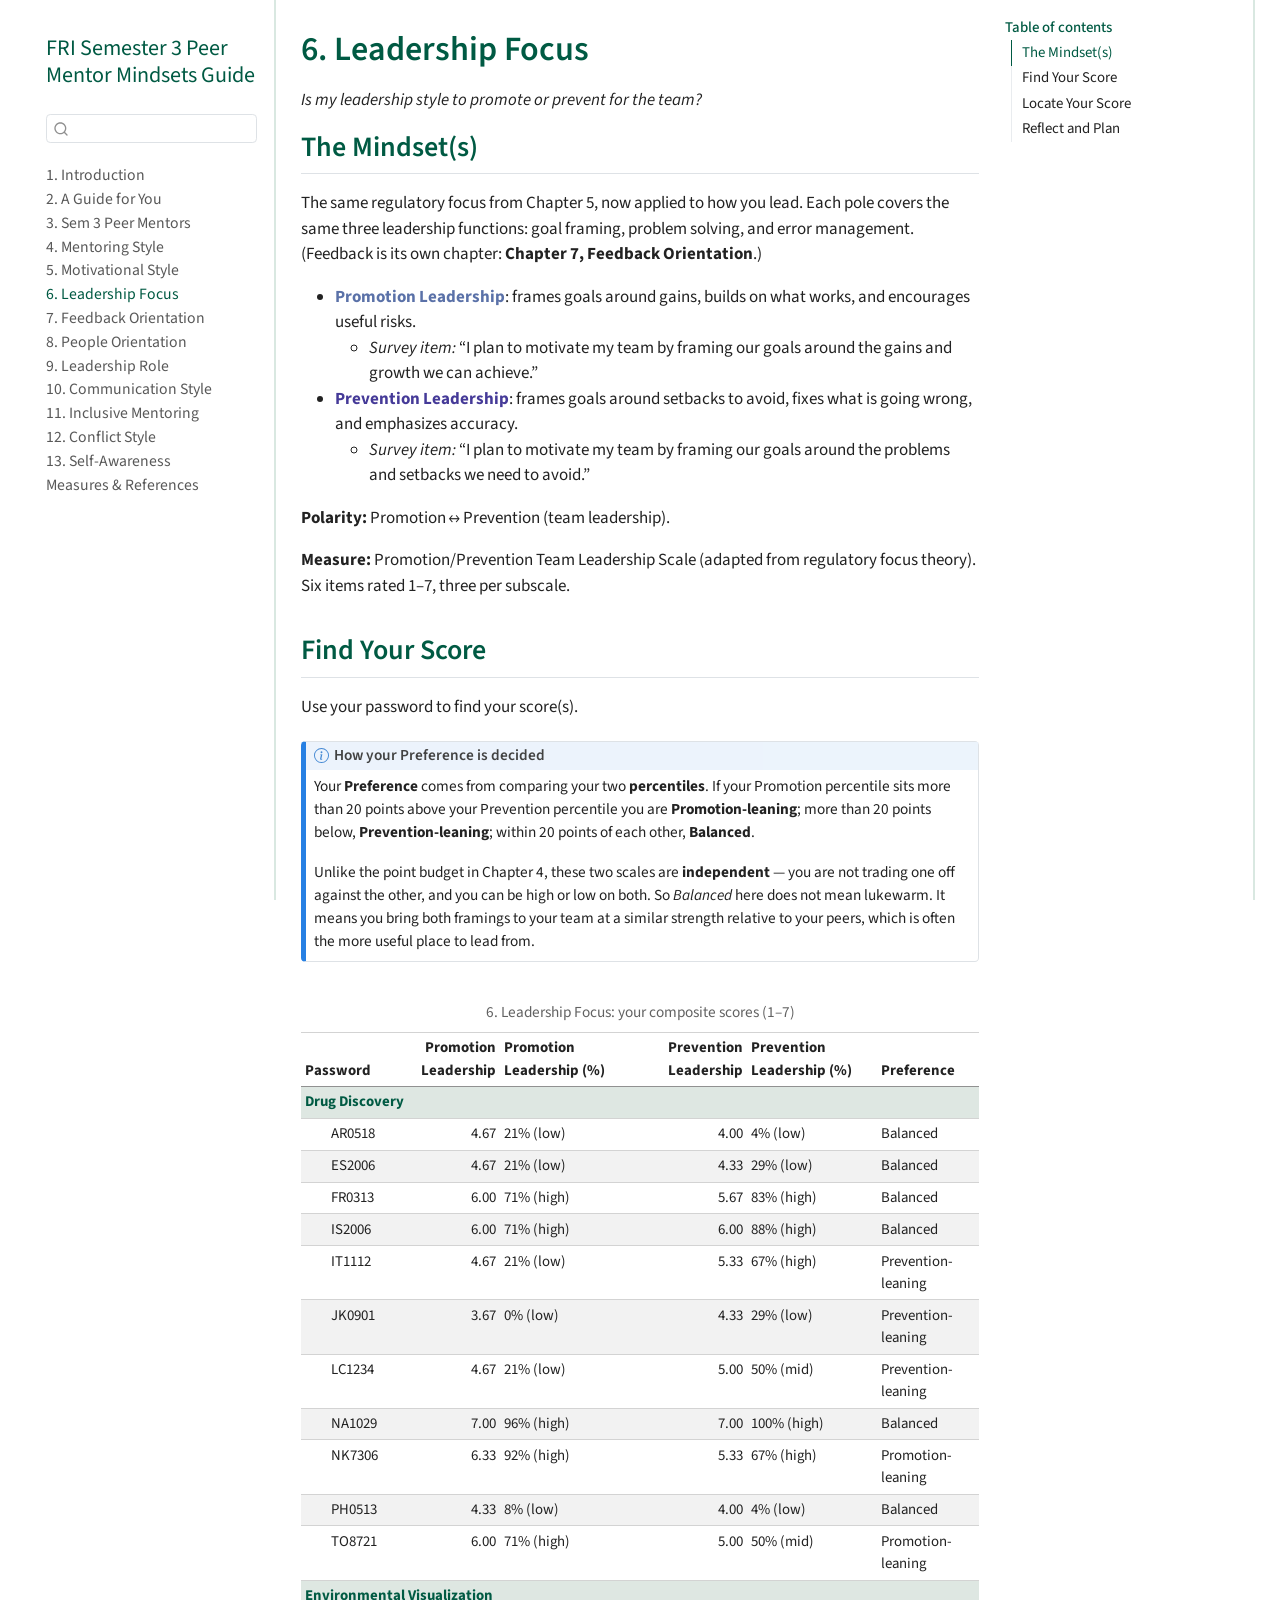
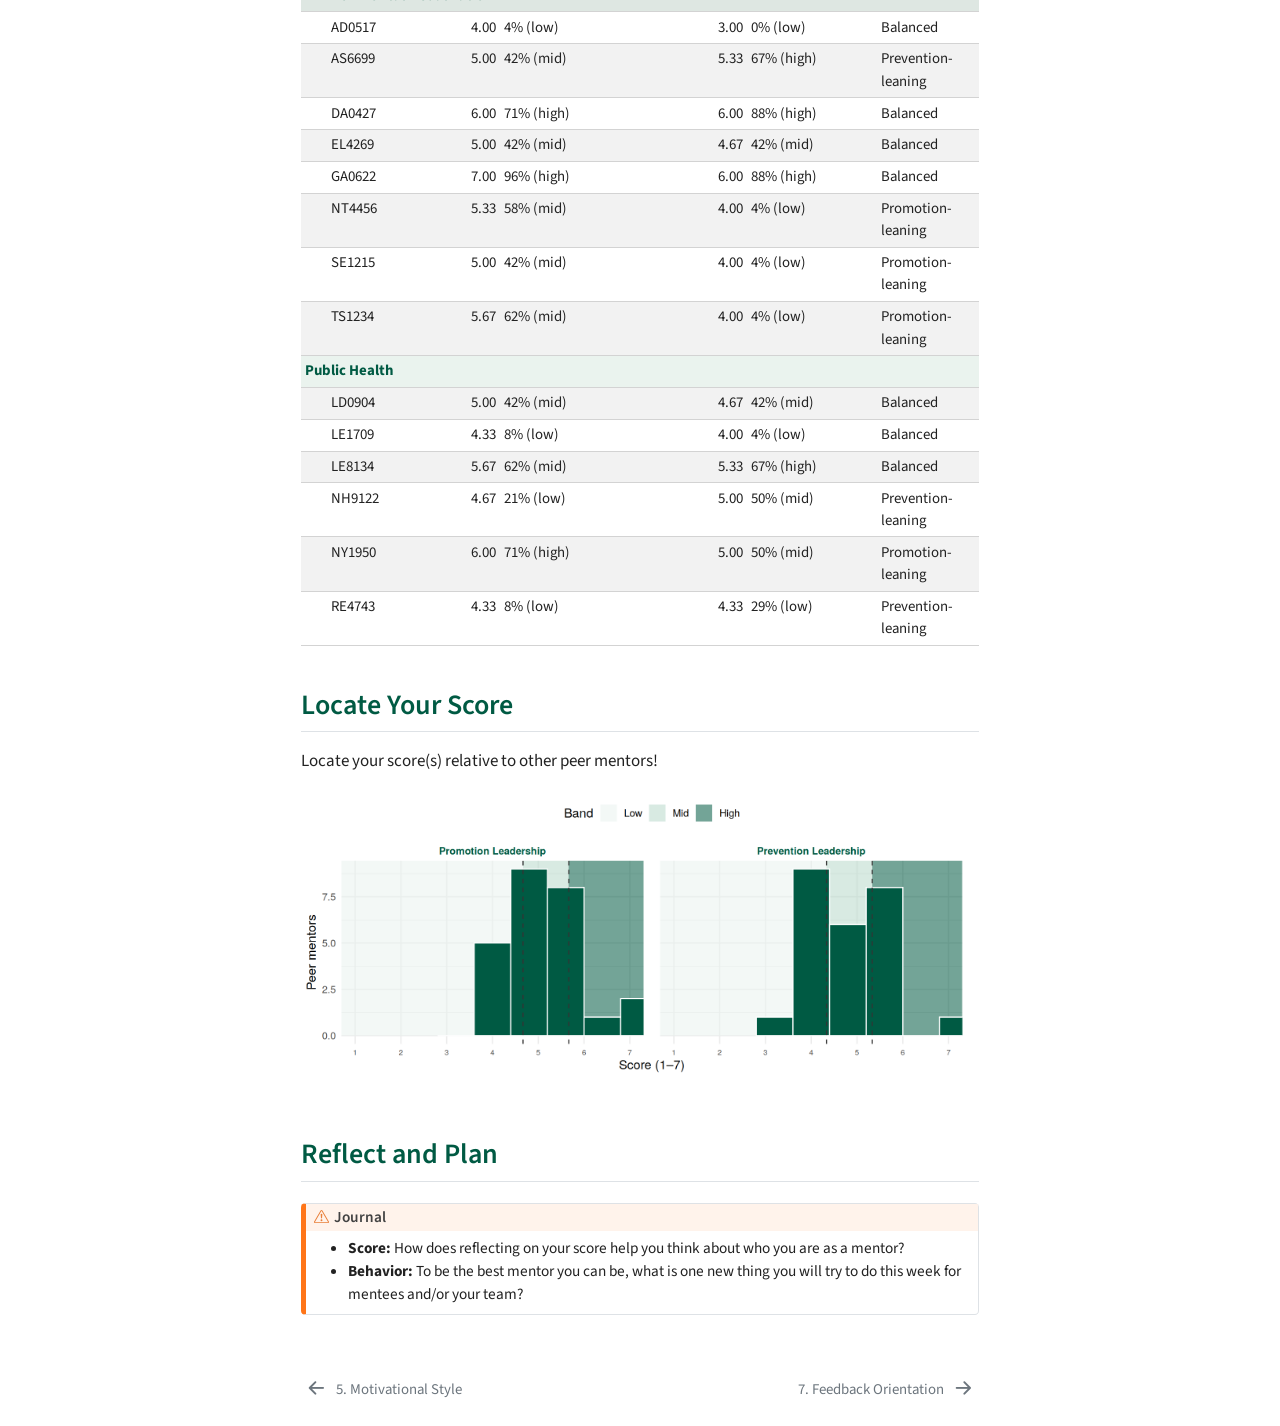
<file: docs/ch06-leadership-focus.html>
<!DOCTYPE html>
<html xmlns="http://www.w3.org/1999/xhtml" lang="en" xml:lang="en"><head>

<meta charset="utf-8">
<meta name="generator" content="quarto-1.6.42">

<meta name="viewport" content="width=device-width, initial-scale=1.0, user-scalable=yes">


<title>6. Leadership Focus – FRI Semester 3 Peer Mentor Mindsets Guide</title>
<style>
code{white-space: pre-wrap;}
span.smallcaps{font-variant: small-caps;}
div.columns{display: flex; gap: min(4vw, 1.5em);}
div.column{flex: auto; overflow-x: auto;}
div.hanging-indent{margin-left: 1.5em; text-indent: -1.5em;}
ul.task-list{list-style: none;}
ul.task-list li input[type="checkbox"] {
  width: 0.8em;
  margin: 0 0.8em 0.2em -1em; /* quarto-specific, see https://github.com/quarto-dev/quarto-cli/issues/4556 */ 
  vertical-align: middle;
}
</style>


<script src="site_libs/quarto-nav/quarto-nav.js"></script>
<script src="site_libs/quarto-nav/headroom.min.js"></script>
<script src="site_libs/clipboard/clipboard.min.js"></script>
<script src="site_libs/quarto-search/autocomplete.umd.js"></script>
<script src="site_libs/quarto-search/fuse.min.js"></script>
<script src="site_libs/quarto-search/quarto-search.js"></script>
<meta name="quarto:offset" content="./">
<link href="./ch07-feedback-orientation.html" rel="next">
<link href="./ch05-motivational-style.html" rel="prev">
<script src="site_libs/quarto-html/quarto.js"></script>
<script src="site_libs/quarto-html/popper.min.js"></script>
<script src="site_libs/quarto-html/tippy.umd.min.js"></script>
<script src="site_libs/quarto-html/anchor.min.js"></script>
<link href="site_libs/quarto-html/tippy.css" rel="stylesheet">
<link href="site_libs/quarto-html/quarto-syntax-highlighting-2f5df379a58b258e96c21c0638c20c03.css" rel="stylesheet" id="quarto-text-highlighting-styles">
<script src="site_libs/bootstrap/bootstrap.min.js"></script>
<link href="site_libs/bootstrap/bootstrap-icons.css" rel="stylesheet">
<link href="site_libs/bootstrap/bootstrap-e4403f1dc1084fe5281ee2813bedc4ef.min.css" rel="stylesheet" append-hash="true" id="quarto-bootstrap" data-mode="light">
<script id="quarto-search-options" type="application/json">{
  "location": "sidebar",
  "copy-button": false,
  "collapse-after": 3,
  "panel-placement": "start",
  "type": "textbox",
  "limit": 50,
  "keyboard-shortcut": [
    "f",
    "/",
    "s"
  ],
  "show-item-context": false,
  "language": {
    "search-no-results-text": "No results",
    "search-matching-documents-text": "matching documents",
    "search-copy-link-title": "Copy link to search",
    "search-hide-matches-text": "Hide additional matches",
    "search-more-match-text": "more match in this document",
    "search-more-matches-text": "more matches in this document",
    "search-clear-button-title": "Clear",
    "search-text-placeholder": "",
    "search-detached-cancel-button-title": "Cancel",
    "search-submit-button-title": "Submit",
    "search-label": "Search"
  }
}</script>
<script src="site_libs/kePrint-0.0.1/kePrint.js"></script>
<link href="site_libs/lightable-0.0.1/lightable.css" rel="stylesheet">


</head>

<body class="nav-sidebar floating">

<div id="quarto-search-results"></div>
  <header id="quarto-header" class="headroom fixed-top">
  <nav class="quarto-secondary-nav">
    <div class="container-fluid d-flex">
      <button type="button" class="quarto-btn-toggle btn" data-bs-toggle="collapse" role="button" data-bs-target=".quarto-sidebar-collapse-item" aria-controls="quarto-sidebar" aria-expanded="false" aria-label="Toggle sidebar navigation" onclick="if (window.quartoToggleHeadroom) { window.quartoToggleHeadroom(); }">
        <i class="bi bi-layout-text-sidebar-reverse"></i>
      </button>
        <nav class="quarto-page-breadcrumbs" aria-label="breadcrumb"><ol class="breadcrumb"><li class="breadcrumb-item"><a href="./ch06-leadership-focus.html">6. Leadership Focus</a></li></ol></nav>
        <a class="flex-grow-1" role="navigation" data-bs-toggle="collapse" data-bs-target=".quarto-sidebar-collapse-item" aria-controls="quarto-sidebar" aria-expanded="false" aria-label="Toggle sidebar navigation" onclick="if (window.quartoToggleHeadroom) { window.quartoToggleHeadroom(); }">      
        </a>
      <button type="button" class="btn quarto-search-button" aria-label="Search" onclick="window.quartoOpenSearch();">
        <i class="bi bi-search"></i>
      </button>
    </div>
  </nav>
</header>
<!-- content -->
<div id="quarto-content" class="quarto-container page-columns page-rows-contents page-layout-article">
<!-- sidebar -->
  <nav id="quarto-sidebar" class="sidebar collapse collapse-horizontal quarto-sidebar-collapse-item sidebar-navigation floating overflow-auto">
    <div class="pt-lg-2 mt-2 text-left sidebar-header">
    <div class="sidebar-title mb-0 py-0">
      <a href="./">FRI Semester 3 Peer Mentor Mindsets Guide</a> 
    </div>
      </div>
        <div class="mt-2 flex-shrink-0 align-items-center">
        <div class="sidebar-search">
        <div id="quarto-search" class="" title="Search"></div>
        </div>
        </div>
    <div class="sidebar-menu-container"> 
    <ul class="list-unstyled mt-1">
        <li class="sidebar-item">
  <div class="sidebar-item-container"> 
  <a href="./index.html" class="sidebar-item-text sidebar-link">
 <span class="menu-text">1. Introduction</span></a>
  </div>
</li>
        <li class="sidebar-item">
  <div class="sidebar-item-container"> 
  <a href="./ch02-guide-for-you.html" class="sidebar-item-text sidebar-link">
 <span class="menu-text">2. A Guide for You</span></a>
  </div>
</li>
        <li class="sidebar-item">
  <div class="sidebar-item-container"> 
  <a href="./ch03-sem3-peer-mentors.html" class="sidebar-item-text sidebar-link">
 <span class="menu-text">3. Sem 3 Peer Mentors</span></a>
  </div>
</li>
        <li class="sidebar-item">
  <div class="sidebar-item-container"> 
  <a href="./ch04-mentoring-style.html" class="sidebar-item-text sidebar-link">
 <span class="menu-text">4. Mentoring Style</span></a>
  </div>
</li>
        <li class="sidebar-item">
  <div class="sidebar-item-container"> 
  <a href="./ch05-motivational-style.html" class="sidebar-item-text sidebar-link">
 <span class="menu-text">5. Motivational Style</span></a>
  </div>
</li>
        <li class="sidebar-item">
  <div class="sidebar-item-container"> 
  <a href="./ch06-leadership-focus.html" class="sidebar-item-text sidebar-link active">
 <span class="menu-text">6. Leadership Focus</span></a>
  </div>
</li>
        <li class="sidebar-item">
  <div class="sidebar-item-container"> 
  <a href="./ch07-feedback-orientation.html" class="sidebar-item-text sidebar-link">
 <span class="menu-text">7. Feedback Orientation</span></a>
  </div>
</li>
        <li class="sidebar-item">
  <div class="sidebar-item-container"> 
  <a href="./ch08-people-orientation.html" class="sidebar-item-text sidebar-link">
 <span class="menu-text">8. People Orientation</span></a>
  </div>
</li>
        <li class="sidebar-item">
  <div class="sidebar-item-container"> 
  <a href="./ch09-leadership-role.html" class="sidebar-item-text sidebar-link">
 <span class="menu-text">9. Leadership Role</span></a>
  </div>
</li>
        <li class="sidebar-item">
  <div class="sidebar-item-container"> 
  <a href="./ch10-communication-style.html" class="sidebar-item-text sidebar-link">
 <span class="menu-text">10. Communication Style</span></a>
  </div>
</li>
        <li class="sidebar-item">
  <div class="sidebar-item-container"> 
  <a href="./ch11-inclusive-mentoring.html" class="sidebar-item-text sidebar-link">
 <span class="menu-text">11. Inclusive Mentoring</span></a>
  </div>
</li>
        <li class="sidebar-item">
  <div class="sidebar-item-container"> 
  <a href="./ch12-conflict-style.html" class="sidebar-item-text sidebar-link">
 <span class="menu-text">12. Conflict Style</span></a>
  </div>
</li>
        <li class="sidebar-item">
  <div class="sidebar-item-container"> 
  <a href="./ch13-self-awareness.html" class="sidebar-item-text sidebar-link">
 <span class="menu-text">13. Self-Awareness</span></a>
  </div>
</li>
        <li class="sidebar-item">
  <div class="sidebar-item-container"> 
  <a href="./references.html" class="sidebar-item-text sidebar-link">
 <span class="menu-text">Measures &amp; References</span></a>
  </div>
</li>
    </ul>
    </div>
</nav>
<div id="quarto-sidebar-glass" class="quarto-sidebar-collapse-item" data-bs-toggle="collapse" data-bs-target=".quarto-sidebar-collapse-item"></div>
<!-- margin-sidebar -->
    <div id="quarto-margin-sidebar" class="sidebar margin-sidebar">
        <nav id="TOC" role="doc-toc" class="toc-active">
    <h2 id="toc-title">Table of contents</h2>
   
  <ul>
  <li><a href="#the-mindsets" id="toc-the-mindsets" class="nav-link active" data-scroll-target="#the-mindsets">The Mindset(s)</a></li>
  <li><a href="#find-your-score" id="toc-find-your-score" class="nav-link" data-scroll-target="#find-your-score">Find Your Score</a></li>
  <li><a href="#locate-your-score" id="toc-locate-your-score" class="nav-link" data-scroll-target="#locate-your-score">Locate Your Score</a></li>
  <li><a href="#reflect-and-plan" id="toc-reflect-and-plan" class="nav-link" data-scroll-target="#reflect-and-plan">Reflect and Plan</a></li>
  </ul>
</nav>
    </div>
<!-- main -->
<main class="content" id="quarto-document-content">

<header id="title-block-header" class="quarto-title-block default">
<div class="quarto-title">
<h1 class="title">6. Leadership Focus</h1>
</div>



<div class="quarto-title-meta">

    
  
    
  </div>
  


</header>


<p><em>Is my leadership style to promote or prevent for the team?</em></p>
<section id="the-mindsets" class="level2 unnumbered">
<h2 class="unnumbered anchored" data-anchor-id="the-mindsets">The Mindset(s)</h2>
<p>The same regulatory focus from Chapter 5, now applied to how you lead. Each pole covers the same three leadership functions: goal framing, problem solving, and error management. (Feedback is its own chapter: <strong>Chapter 7, Feedback Orientation</strong>.)</p>
<ul>
<li><span style="color:#5A71A8;"><strong>Promotion Leadership</strong></span>: frames goals around gains, builds on what works, and encourages useful risks.
<ul>
<li><em>Survey item:</em> “I plan to motivate my team by framing our goals around the gains and growth we can achieve.”</li>
</ul></li>
<li><span style="color:#453A98;"><strong>Prevention Leadership</strong></span>: frames goals around setbacks to avoid, fixes what is going wrong, and emphasizes accuracy.
<ul>
<li><em>Survey item:</em> “I plan to motivate my team by framing our goals around the problems and setbacks we need to avoid.”</li>
</ul></li>
</ul>
<p><strong>Polarity:</strong> Promotion ↔︎ Prevention (team leadership).</p>
<p><strong>Measure:</strong> Promotion/Prevention Team Leadership Scale (adapted from regulatory focus theory). Six items rated 1–7, three per subscale.</p>
</section>
<section id="find-your-score" class="level2 unnumbered">
<h2 class="unnumbered anchored" data-anchor-id="find-your-score">Find Your Score</h2>
<p>Use your password to find your score(s).</p>
<div class="callout callout-style-default callout-note callout-titled">
<div class="callout-header d-flex align-content-center">
<div class="callout-icon-container">
<i class="callout-icon"></i>
</div>
<div class="callout-title-container flex-fill">
How your Preference is decided
</div>
</div>
<div class="callout-body-container callout-body">
<p>Your <strong>Preference</strong> comes from comparing your two <strong>percentiles</strong>. If your Promotion percentile sits more than 20 points above your Prevention percentile you are <strong>Promotion-leaning</strong>; more than 20 points below, <strong>Prevention-leaning</strong>; within 20 points of each other, <strong>Balanced</strong>.</p>
<p>Unlike the point budget in Chapter 4, these two scales are <strong>independent</strong> — you are not trading one off against the other, and you can be high or low on both. So <em>Balanced</em> here does not mean lukewarm. It means you bring both framings to your team at a similar strength relative to your peers, which is often the more useful place to lead from.</p>
</div>
</div>
<div class="cell">
<div class="cell-output-display">
<table class="table table-striped table-hover table-condensed caption-top table-sm small" data-quarto-postprocess="true">
<caption>6. Leadership Focus: your composite scores (1–7)</caption>
<thead>
<tr class="header">
<th style="text-align: left;" data-quarto-table-cell-role="th">Password</th>
<th style="text-align: right;" data-quarto-table-cell-role="th">Promotion Leadership</th>
<th style="text-align: left;" data-quarto-table-cell-role="th">Promotion Leadership (%)</th>
<th style="text-align: right;" data-quarto-table-cell-role="th">Prevention Leadership</th>
<th style="text-align: left;" data-quarto-table-cell-role="th">Prevention Leadership (%)</th>
<th style="text-align: left;" data-quarto-table-cell-role="th">Preference</th>
</tr>
</thead>
<tbody>
<tr class="odd" data-grouplength="11">
<td colspan="6" style="background-color: #EAF3EE; color: #005A43"><strong>Drug Discovery</strong></td>
</tr>
<tr class="even">
<td style="text-align: left; padding-left: 2em;" data-indentlevel="1">AR0518</td>
<td style="text-align: right;">4.67</td>
<td style="text-align: left;">21% (low)</td>
<td style="text-align: right;">4.00</td>
<td style="text-align: left;">4% (low)</td>
<td style="text-align: left;">Balanced</td>
</tr>
<tr class="odd">
<td style="text-align: left; padding-left: 2em;" data-indentlevel="1">ES2006</td>
<td style="text-align: right;">4.67</td>
<td style="text-align: left;">21% (low)</td>
<td style="text-align: right;">4.33</td>
<td style="text-align: left;">29% (low)</td>
<td style="text-align: left;">Balanced</td>
</tr>
<tr class="even">
<td style="text-align: left; padding-left: 2em;" data-indentlevel="1">FR0313</td>
<td style="text-align: right;">6.00</td>
<td style="text-align: left;">71% (high)</td>
<td style="text-align: right;">5.67</td>
<td style="text-align: left;">83% (high)</td>
<td style="text-align: left;">Balanced</td>
</tr>
<tr class="odd">
<td style="text-align: left; padding-left: 2em;" data-indentlevel="1">IS2006</td>
<td style="text-align: right;">6.00</td>
<td style="text-align: left;">71% (high)</td>
<td style="text-align: right;">6.00</td>
<td style="text-align: left;">88% (high)</td>
<td style="text-align: left;">Balanced</td>
</tr>
<tr class="even">
<td style="text-align: left; padding-left: 2em;" data-indentlevel="1">IT1112</td>
<td style="text-align: right;">4.67</td>
<td style="text-align: left;">21% (low)</td>
<td style="text-align: right;">5.33</td>
<td style="text-align: left;">67% (high)</td>
<td style="text-align: left;">Prevention-leaning</td>
</tr>
<tr class="odd">
<td style="text-align: left; padding-left: 2em;" data-indentlevel="1">JK0901</td>
<td style="text-align: right;">3.67</td>
<td style="text-align: left;">0% (low)</td>
<td style="text-align: right;">4.33</td>
<td style="text-align: left;">29% (low)</td>
<td style="text-align: left;">Prevention-leaning</td>
</tr>
<tr class="even">
<td style="text-align: left; padding-left: 2em;" data-indentlevel="1">LC1234</td>
<td style="text-align: right;">4.67</td>
<td style="text-align: left;">21% (low)</td>
<td style="text-align: right;">5.00</td>
<td style="text-align: left;">50% (mid)</td>
<td style="text-align: left;">Prevention-leaning</td>
</tr>
<tr class="odd">
<td style="text-align: left; padding-left: 2em;" data-indentlevel="1">NA1029</td>
<td style="text-align: right;">7.00</td>
<td style="text-align: left;">96% (high)</td>
<td style="text-align: right;">7.00</td>
<td style="text-align: left;">100% (high)</td>
<td style="text-align: left;">Balanced</td>
</tr>
<tr class="even">
<td style="text-align: left; padding-left: 2em;" data-indentlevel="1">NK7306</td>
<td style="text-align: right;">6.33</td>
<td style="text-align: left;">92% (high)</td>
<td style="text-align: right;">5.33</td>
<td style="text-align: left;">67% (high)</td>
<td style="text-align: left;">Promotion-leaning</td>
</tr>
<tr class="odd">
<td style="text-align: left; padding-left: 2em;" data-indentlevel="1">PH0513</td>
<td style="text-align: right;">4.33</td>
<td style="text-align: left;">8% (low)</td>
<td style="text-align: right;">4.00</td>
<td style="text-align: left;">4% (low)</td>
<td style="text-align: left;">Balanced</td>
</tr>
<tr class="even">
<td style="text-align: left; padding-left: 2em;" data-indentlevel="1">TO8721</td>
<td style="text-align: right;">6.00</td>
<td style="text-align: left;">71% (high)</td>
<td style="text-align: right;">5.00</td>
<td style="text-align: left;">50% (mid)</td>
<td style="text-align: left;">Promotion-leaning</td>
</tr>
<tr class="odd" data-grouplength="8">
<td colspan="6" style="background-color: #EAF3EE; color: #005A43"><strong>Environmental Visualization</strong></td>
</tr>
<tr class="even">
<td style="text-align: left; padding-left: 2em;" data-indentlevel="1">AD0517</td>
<td style="text-align: right;">4.00</td>
<td style="text-align: left;">4% (low)</td>
<td style="text-align: right;">3.00</td>
<td style="text-align: left;">0% (low)</td>
<td style="text-align: left;">Balanced</td>
</tr>
<tr class="odd">
<td style="text-align: left; padding-left: 2em;" data-indentlevel="1">AS6699</td>
<td style="text-align: right;">5.00</td>
<td style="text-align: left;">42% (mid)</td>
<td style="text-align: right;">5.33</td>
<td style="text-align: left;">67% (high)</td>
<td style="text-align: left;">Prevention-leaning</td>
</tr>
<tr class="even">
<td style="text-align: left; padding-left: 2em;" data-indentlevel="1">DA0427</td>
<td style="text-align: right;">6.00</td>
<td style="text-align: left;">71% (high)</td>
<td style="text-align: right;">6.00</td>
<td style="text-align: left;">88% (high)</td>
<td style="text-align: left;">Balanced</td>
</tr>
<tr class="odd">
<td style="text-align: left; padding-left: 2em;" data-indentlevel="1">EL4269</td>
<td style="text-align: right;">5.00</td>
<td style="text-align: left;">42% (mid)</td>
<td style="text-align: right;">4.67</td>
<td style="text-align: left;">42% (mid)</td>
<td style="text-align: left;">Balanced</td>
</tr>
<tr class="even">
<td style="text-align: left; padding-left: 2em;" data-indentlevel="1">GA0622</td>
<td style="text-align: right;">7.00</td>
<td style="text-align: left;">96% (high)</td>
<td style="text-align: right;">6.00</td>
<td style="text-align: left;">88% (high)</td>
<td style="text-align: left;">Balanced</td>
</tr>
<tr class="odd">
<td style="text-align: left; padding-left: 2em;" data-indentlevel="1">NT4456</td>
<td style="text-align: right;">5.33</td>
<td style="text-align: left;">58% (mid)</td>
<td style="text-align: right;">4.00</td>
<td style="text-align: left;">4% (low)</td>
<td style="text-align: left;">Promotion-leaning</td>
</tr>
<tr class="even">
<td style="text-align: left; padding-left: 2em;" data-indentlevel="1">SE1215</td>
<td style="text-align: right;">5.00</td>
<td style="text-align: left;">42% (mid)</td>
<td style="text-align: right;">4.00</td>
<td style="text-align: left;">4% (low)</td>
<td style="text-align: left;">Promotion-leaning</td>
</tr>
<tr class="odd">
<td style="text-align: left; padding-left: 2em;" data-indentlevel="1">TS1234</td>
<td style="text-align: right;">5.67</td>
<td style="text-align: left;">62% (mid)</td>
<td style="text-align: right;">4.00</td>
<td style="text-align: left;">4% (low)</td>
<td style="text-align: left;">Promotion-leaning</td>
</tr>
<tr class="even" data-grouplength="6">
<td colspan="6" style="background-color: #EAF3EE; color: #005A43"><strong>Public Health</strong></td>
</tr>
<tr class="odd">
<td style="text-align: left; padding-left: 2em;" data-indentlevel="1">LD0904</td>
<td style="text-align: right;">5.00</td>
<td style="text-align: left;">42% (mid)</td>
<td style="text-align: right;">4.67</td>
<td style="text-align: left;">42% (mid)</td>
<td style="text-align: left;">Balanced</td>
</tr>
<tr class="even">
<td style="text-align: left; padding-left: 2em;" data-indentlevel="1">LE1709</td>
<td style="text-align: right;">4.33</td>
<td style="text-align: left;">8% (low)</td>
<td style="text-align: right;">4.00</td>
<td style="text-align: left;">4% (low)</td>
<td style="text-align: left;">Balanced</td>
</tr>
<tr class="odd">
<td style="text-align: left; padding-left: 2em;" data-indentlevel="1">LE8134</td>
<td style="text-align: right;">5.67</td>
<td style="text-align: left;">62% (mid)</td>
<td style="text-align: right;">5.33</td>
<td style="text-align: left;">67% (high)</td>
<td style="text-align: left;">Balanced</td>
</tr>
<tr class="even">
<td style="text-align: left; padding-left: 2em;" data-indentlevel="1">NH9122</td>
<td style="text-align: right;">4.67</td>
<td style="text-align: left;">21% (low)</td>
<td style="text-align: right;">5.00</td>
<td style="text-align: left;">50% (mid)</td>
<td style="text-align: left;">Prevention-leaning</td>
</tr>
<tr class="odd">
<td style="text-align: left; padding-left: 2em;" data-indentlevel="1">NY1950</td>
<td style="text-align: right;">6.00</td>
<td style="text-align: left;">71% (high)</td>
<td style="text-align: right;">5.00</td>
<td style="text-align: left;">50% (mid)</td>
<td style="text-align: left;">Promotion-leaning</td>
</tr>
<tr class="even">
<td style="text-align: left; padding-left: 2em;" data-indentlevel="1">RE4743</td>
<td style="text-align: right;">4.33</td>
<td style="text-align: left;">8% (low)</td>
<td style="text-align: right;">4.33</td>
<td style="text-align: left;">29% (low)</td>
<td style="text-align: left;">Prevention-leaning</td>
</tr>
</tbody>
</table>


</div>
</div>
</section>
<section id="locate-your-score" class="level2 unnumbered">
<h2 class="unnumbered anchored" data-anchor-id="locate-your-score">Locate Your Score</h2>
<p>Locate your score(s) relative to other peer mentors!</p>
<div class="cell">
<div class="cell-output-display">
<div>
<figure class="figure">
<p><img src="ch06-leadership-focus_files/figure-html/ch06-leadership-focus-plot-1.png" class="img-fluid figure-img" width="864"></p>
</figure>
</div>
</div>
</div>
</section>
<section id="reflect-and-plan" class="level2">
<h2 class="anchored" data-anchor-id="reflect-and-plan">Reflect and Plan</h2>
<div class="callout callout-style-default callout-warning callout-titled">
<div class="callout-header d-flex align-content-center">
<div class="callout-icon-container">
<i class="callout-icon"></i>
</div>
<div class="callout-title-container flex-fill">
Journal
</div>
</div>
<div class="callout-body-container callout-body">
<ul>
<li><strong>Score:</strong> How does reflecting on your score help you think about who you are as a mentor?</li>
<li><strong>Behavior:</strong> To be the best mentor you can be, what is one new thing you will try to do this week for mentees and/or your team?</li>
</ul>
</div>
</div>


</section>

</main> <!-- /main -->
<script id="quarto-html-after-body" type="application/javascript">
window.document.addEventListener("DOMContentLoaded", function (event) {
  const toggleBodyColorMode = (bsSheetEl) => {
    const mode = bsSheetEl.getAttribute("data-mode");
    const bodyEl = window.document.querySelector("body");
    if (mode === "dark") {
      bodyEl.classList.add("quarto-dark");
      bodyEl.classList.remove("quarto-light");
    } else {
      bodyEl.classList.add("quarto-light");
      bodyEl.classList.remove("quarto-dark");
    }
  }
  const toggleBodyColorPrimary = () => {
    const bsSheetEl = window.document.querySelector("link#quarto-bootstrap");
    if (bsSheetEl) {
      toggleBodyColorMode(bsSheetEl);
    }
  }
  toggleBodyColorPrimary();  
  const icon = "";
  const anchorJS = new window.AnchorJS();
  anchorJS.options = {
    placement: 'right',
    icon: icon
  };
  anchorJS.add('.anchored');
  const isCodeAnnotation = (el) => {
    for (const clz of el.classList) {
      if (clz.startsWith('code-annotation-')) {                     
        return true;
      }
    }
    return false;
  }
  const onCopySuccess = function(e) {
    // button target
    const button = e.trigger;
    // don't keep focus
    button.blur();
    // flash "checked"
    button.classList.add('code-copy-button-checked');
    var currentTitle = button.getAttribute("title");
    button.setAttribute("title", "Copied!");
    let tooltip;
    if (window.bootstrap) {
      button.setAttribute("data-bs-toggle", "tooltip");
      button.setAttribute("data-bs-placement", "left");
      button.setAttribute("data-bs-title", "Copied!");
      tooltip = new bootstrap.Tooltip(button, 
        { trigger: "manual", 
          customClass: "code-copy-button-tooltip",
          offset: [0, -8]});
      tooltip.show();    
    }
    setTimeout(function() {
      if (tooltip) {
        tooltip.hide();
        button.removeAttribute("data-bs-title");
        button.removeAttribute("data-bs-toggle");
        button.removeAttribute("data-bs-placement");
      }
      button.setAttribute("title", currentTitle);
      button.classList.remove('code-copy-button-checked');
    }, 1000);
    // clear code selection
    e.clearSelection();
  }
  const getTextToCopy = function(trigger) {
      const codeEl = trigger.previousElementSibling.cloneNode(true);
      for (const childEl of codeEl.children) {
        if (isCodeAnnotation(childEl)) {
          childEl.remove();
        }
      }
      return codeEl.innerText;
  }
  const clipboard = new window.ClipboardJS('.code-copy-button:not([data-in-quarto-modal])', {
    text: getTextToCopy
  });
  clipboard.on('success', onCopySuccess);
  if (window.document.getElementById('quarto-embedded-source-code-modal')) {
    const clipboardModal = new window.ClipboardJS('.code-copy-button[data-in-quarto-modal]', {
      text: getTextToCopy,
      container: window.document.getElementById('quarto-embedded-source-code-modal')
    });
    clipboardModal.on('success', onCopySuccess);
  }
    var localhostRegex = new RegExp(/^(?:http|https):\/\/localhost\:?[0-9]*\//);
    var mailtoRegex = new RegExp(/^mailto:/);
      var filterRegex = new RegExp('/' + window.location.host + '/');
    var isInternal = (href) => {
        return filterRegex.test(href) || localhostRegex.test(href) || mailtoRegex.test(href);
    }
    // Inspect non-navigation links and adorn them if external
 	var links = window.document.querySelectorAll('a[href]:not(.nav-link):not(.navbar-brand):not(.toc-action):not(.sidebar-link):not(.sidebar-item-toggle):not(.pagination-link):not(.no-external):not([aria-hidden]):not(.dropdown-item):not(.quarto-navigation-tool):not(.about-link)');
    for (var i=0; i<links.length; i++) {
      const link = links[i];
      if (!isInternal(link.href)) {
        // undo the damage that might have been done by quarto-nav.js in the case of
        // links that we want to consider external
        if (link.dataset.originalHref !== undefined) {
          link.href = link.dataset.originalHref;
        }
      }
    }
  function tippyHover(el, contentFn, onTriggerFn, onUntriggerFn) {
    const config = {
      allowHTML: true,
      maxWidth: 500,
      delay: 100,
      arrow: false,
      appendTo: function(el) {
          return el.parentElement;
      },
      interactive: true,
      interactiveBorder: 10,
      theme: 'quarto',
      placement: 'bottom-start',
    };
    if (contentFn) {
      config.content = contentFn;
    }
    if (onTriggerFn) {
      config.onTrigger = onTriggerFn;
    }
    if (onUntriggerFn) {
      config.onUntrigger = onUntriggerFn;
    }
    window.tippy(el, config); 
  }
  const noterefs = window.document.querySelectorAll('a[role="doc-noteref"]');
  for (var i=0; i<noterefs.length; i++) {
    const ref = noterefs[i];
    tippyHover(ref, function() {
      // use id or data attribute instead here
      let href = ref.getAttribute('data-footnote-href') || ref.getAttribute('href');
      try { href = new URL(href).hash; } catch {}
      const id = href.replace(/^#\/?/, "");
      const note = window.document.getElementById(id);
      if (note) {
        return note.innerHTML;
      } else {
        return "";
      }
    });
  }
  const xrefs = window.document.querySelectorAll('a.quarto-xref');
  const processXRef = (id, note) => {
    // Strip column container classes
    const stripColumnClz = (el) => {
      el.classList.remove("page-full", "page-columns");
      if (el.children) {
        for (const child of el.children) {
          stripColumnClz(child);
        }
      }
    }
    stripColumnClz(note)
    if (id === null || id.startsWith('sec-')) {
      // Special case sections, only their first couple elements
      const container = document.createElement("div");
      if (note.children && note.children.length > 2) {
        container.appendChild(note.children[0].cloneNode(true));
        for (let i = 1; i < note.children.length; i++) {
          const child = note.children[i];
          if (child.tagName === "P" && child.innerText === "") {
            continue;
          } else {
            container.appendChild(child.cloneNode(true));
            break;
          }
        }
        if (window.Quarto?.typesetMath) {
          window.Quarto.typesetMath(container);
        }
        return container.innerHTML
      } else {
        if (window.Quarto?.typesetMath) {
          window.Quarto.typesetMath(note);
        }
        return note.innerHTML;
      }
    } else {
      // Remove any anchor links if they are present
      const anchorLink = note.querySelector('a.anchorjs-link');
      if (anchorLink) {
        anchorLink.remove();
      }
      if (window.Quarto?.typesetMath) {
        window.Quarto.typesetMath(note);
      }
      if (note.classList.contains("callout")) {
        return note.outerHTML;
      } else {
        return note.innerHTML;
      }
    }
  }
  for (var i=0; i<xrefs.length; i++) {
    const xref = xrefs[i];
    tippyHover(xref, undefined, function(instance) {
      instance.disable();
      let url = xref.getAttribute('href');
      let hash = undefined; 
      if (url.startsWith('#')) {
        hash = url;
      } else {
        try { hash = new URL(url).hash; } catch {}
      }
      if (hash) {
        const id = hash.replace(/^#\/?/, "");
        const note = window.document.getElementById(id);
        if (note !== null) {
          try {
            const html = processXRef(id, note.cloneNode(true));
            instance.setContent(html);
          } finally {
            instance.enable();
            instance.show();
          }
        } else {
          // See if we can fetch this
          fetch(url.split('#')[0])
          .then(res => res.text())
          .then(html => {
            const parser = new DOMParser();
            const htmlDoc = parser.parseFromString(html, "text/html");
            const note = htmlDoc.getElementById(id);
            if (note !== null) {
              const html = processXRef(id, note);
              instance.setContent(html);
            } 
          }).finally(() => {
            instance.enable();
            instance.show();
          });
        }
      } else {
        // See if we can fetch a full url (with no hash to target)
        // This is a special case and we should probably do some content thinning / targeting
        fetch(url)
        .then(res => res.text())
        .then(html => {
          const parser = new DOMParser();
          const htmlDoc = parser.parseFromString(html, "text/html");
          const note = htmlDoc.querySelector('main.content');
          if (note !== null) {
            // This should only happen for chapter cross references
            // (since there is no id in the URL)
            // remove the first header
            if (note.children.length > 0 && note.children[0].tagName === "HEADER") {
              note.children[0].remove();
            }
            const html = processXRef(null, note);
            instance.setContent(html);
          } 
        }).finally(() => {
          instance.enable();
          instance.show();
        });
      }
    }, function(instance) {
    });
  }
      let selectedAnnoteEl;
      const selectorForAnnotation = ( cell, annotation) => {
        let cellAttr = 'data-code-cell="' + cell + '"';
        let lineAttr = 'data-code-annotation="' +  annotation + '"';
        const selector = 'span[' + cellAttr + '][' + lineAttr + ']';
        return selector;
      }
      const selectCodeLines = (annoteEl) => {
        const doc = window.document;
        const targetCell = annoteEl.getAttribute("data-target-cell");
        const targetAnnotation = annoteEl.getAttribute("data-target-annotation");
        const annoteSpan = window.document.querySelector(selectorForAnnotation(targetCell, targetAnnotation));
        const lines = annoteSpan.getAttribute("data-code-lines").split(",");
        const lineIds = lines.map((line) => {
          return targetCell + "-" + line;
        })
        let top = null;
        let height = null;
        let parent = null;
        if (lineIds.length > 0) {
            //compute the position of the single el (top and bottom and make a div)
            const el = window.document.getElementById(lineIds[0]);
            top = el.offsetTop;
            height = el.offsetHeight;
            parent = el.parentElement.parentElement;
          if (lineIds.length > 1) {
            const lastEl = window.document.getElementById(lineIds[lineIds.length - 1]);
            const bottom = lastEl.offsetTop + lastEl.offsetHeight;
            height = bottom - top;
          }
          if (top !== null && height !== null && parent !== null) {
            // cook up a div (if necessary) and position it 
            let div = window.document.getElementById("code-annotation-line-highlight");
            if (div === null) {
              div = window.document.createElement("div");
              div.setAttribute("id", "code-annotation-line-highlight");
              div.style.position = 'absolute';
              parent.appendChild(div);
            }
            div.style.top = top - 2 + "px";
            div.style.height = height + 4 + "px";
            div.style.left = 0;
            let gutterDiv = window.document.getElementById("code-annotation-line-highlight-gutter");
            if (gutterDiv === null) {
              gutterDiv = window.document.createElement("div");
              gutterDiv.setAttribute("id", "code-annotation-line-highlight-gutter");
              gutterDiv.style.position = 'absolute';
              const codeCell = window.document.getElementById(targetCell);
              const gutter = codeCell.querySelector('.code-annotation-gutter');
              gutter.appendChild(gutterDiv);
            }
            gutterDiv.style.top = top - 2 + "px";
            gutterDiv.style.height = height + 4 + "px";
          }
          selectedAnnoteEl = annoteEl;
        }
      };
      const unselectCodeLines = () => {
        const elementsIds = ["code-annotation-line-highlight", "code-annotation-line-highlight-gutter"];
        elementsIds.forEach((elId) => {
          const div = window.document.getElementById(elId);
          if (div) {
            div.remove();
          }
        });
        selectedAnnoteEl = undefined;
      };
        // Handle positioning of the toggle
    window.addEventListener(
      "resize",
      throttle(() => {
        elRect = undefined;
        if (selectedAnnoteEl) {
          selectCodeLines(selectedAnnoteEl);
        }
      }, 10)
    );
    function throttle(fn, ms) {
    let throttle = false;
    let timer;
      return (...args) => {
        if(!throttle) { // first call gets through
            fn.apply(this, args);
            throttle = true;
        } else { // all the others get throttled
            if(timer) clearTimeout(timer); // cancel #2
            timer = setTimeout(() => {
              fn.apply(this, args);
              timer = throttle = false;
            }, ms);
        }
      };
    }
      // Attach click handler to the DT
      const annoteDls = window.document.querySelectorAll('dt[data-target-cell]');
      for (const annoteDlNode of annoteDls) {
        annoteDlNode.addEventListener('click', (event) => {
          const clickedEl = event.target;
          if (clickedEl !== selectedAnnoteEl) {
            unselectCodeLines();
            const activeEl = window.document.querySelector('dt[data-target-cell].code-annotation-active');
            if (activeEl) {
              activeEl.classList.remove('code-annotation-active');
            }
            selectCodeLines(clickedEl);
            clickedEl.classList.add('code-annotation-active');
          } else {
            // Unselect the line
            unselectCodeLines();
            clickedEl.classList.remove('code-annotation-active');
          }
        });
      }
  const findCites = (el) => {
    const parentEl = el.parentElement;
    if (parentEl) {
      const cites = parentEl.dataset.cites;
      if (cites) {
        return {
          el,
          cites: cites.split(' ')
        };
      } else {
        return findCites(el.parentElement)
      }
    } else {
      return undefined;
    }
  };
  var bibliorefs = window.document.querySelectorAll('a[role="doc-biblioref"]');
  for (var i=0; i<bibliorefs.length; i++) {
    const ref = bibliorefs[i];
    const citeInfo = findCites(ref);
    if (citeInfo) {
      tippyHover(citeInfo.el, function() {
        var popup = window.document.createElement('div');
        citeInfo.cites.forEach(function(cite) {
          var citeDiv = window.document.createElement('div');
          citeDiv.classList.add('hanging-indent');
          citeDiv.classList.add('csl-entry');
          var biblioDiv = window.document.getElementById('ref-' + cite);
          if (biblioDiv) {
            citeDiv.innerHTML = biblioDiv.innerHTML;
          }
          popup.appendChild(citeDiv);
        });
        return popup.innerHTML;
      });
    }
  }
});
</script>
<nav class="page-navigation">
  <div class="nav-page nav-page-previous">
      <a href="./ch05-motivational-style.html" class="pagination-link" aria-label="5. Motivational Style">
        <i class="bi bi-arrow-left-short"></i> <span class="nav-page-text">5. Motivational Style</span>
      </a>          
  </div>
  <div class="nav-page nav-page-next">
      <a href="./ch07-feedback-orientation.html" class="pagination-link" aria-label="7. Feedback Orientation">
        <span class="nav-page-text">7. Feedback Orientation</span> <i class="bi bi-arrow-right-short"></i>
      </a>
  </div>
</nav>
</div> <!-- /content -->




</body></html>
</file>
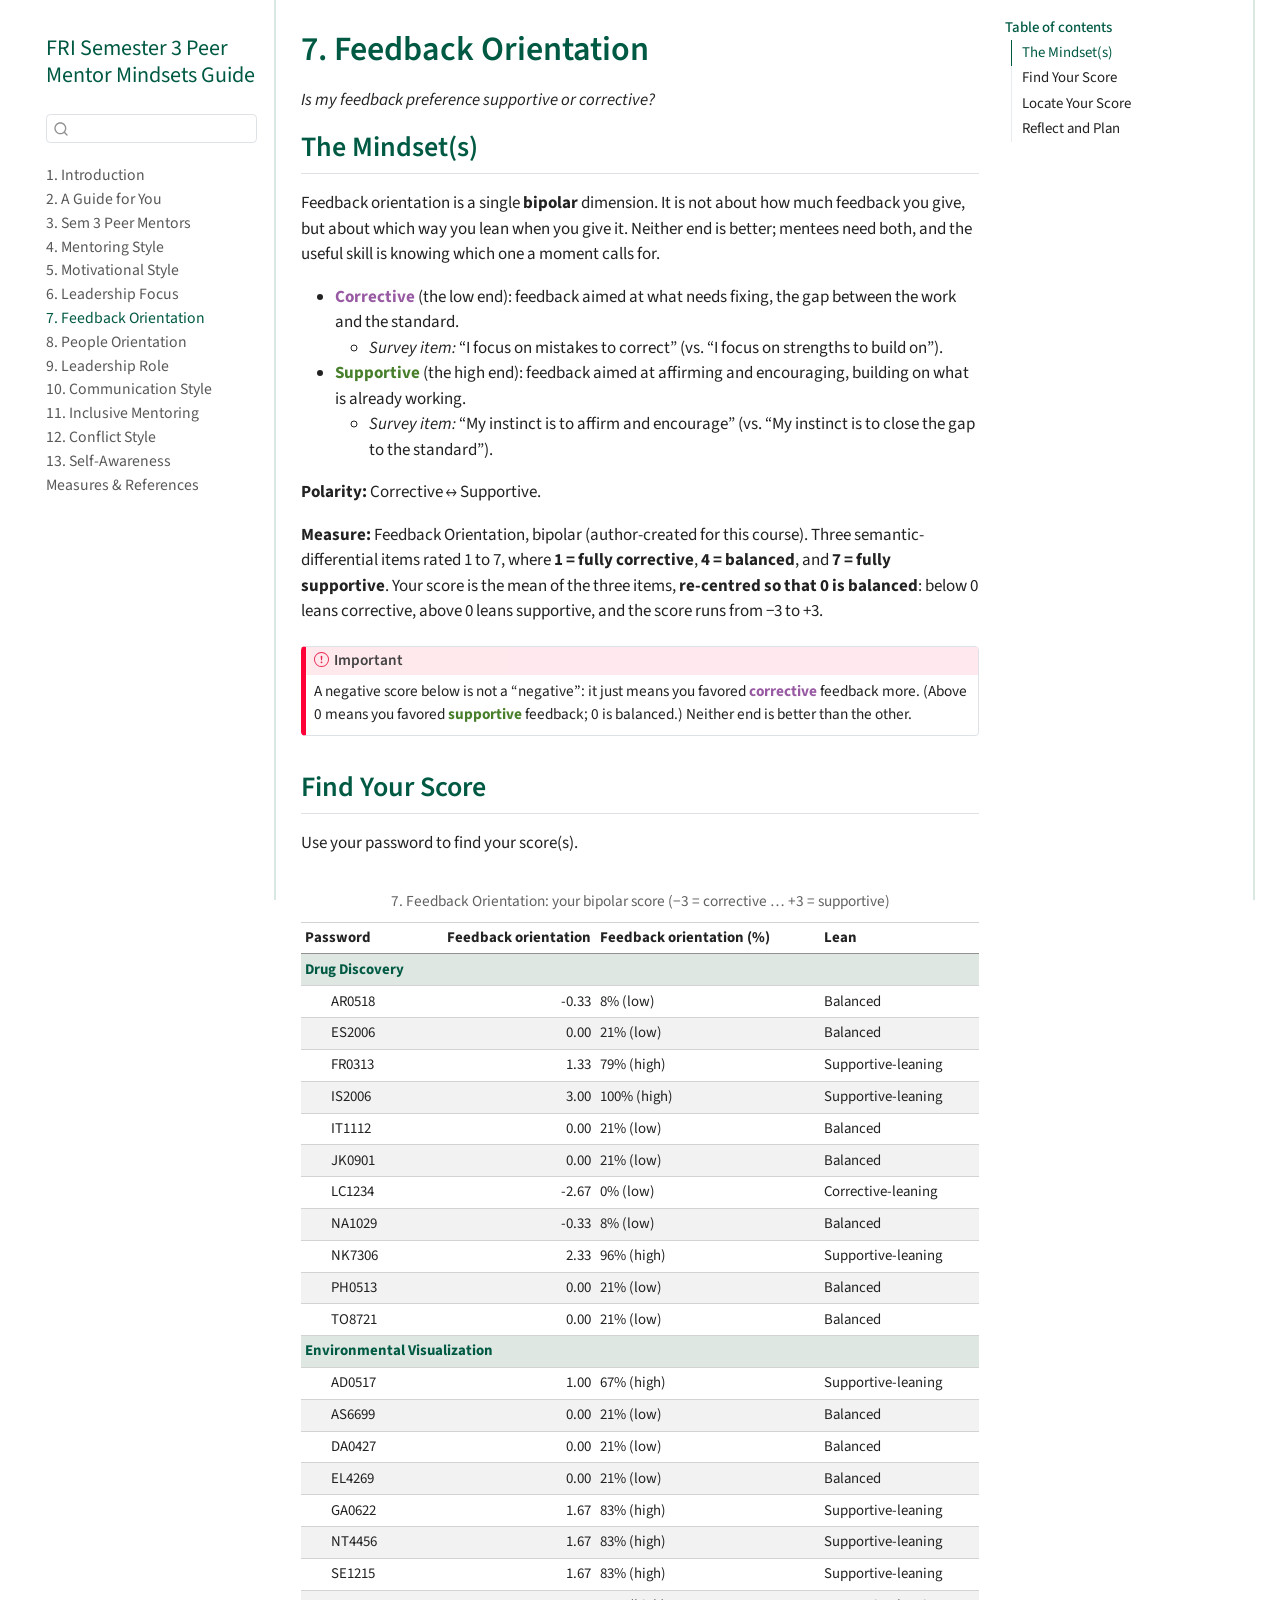
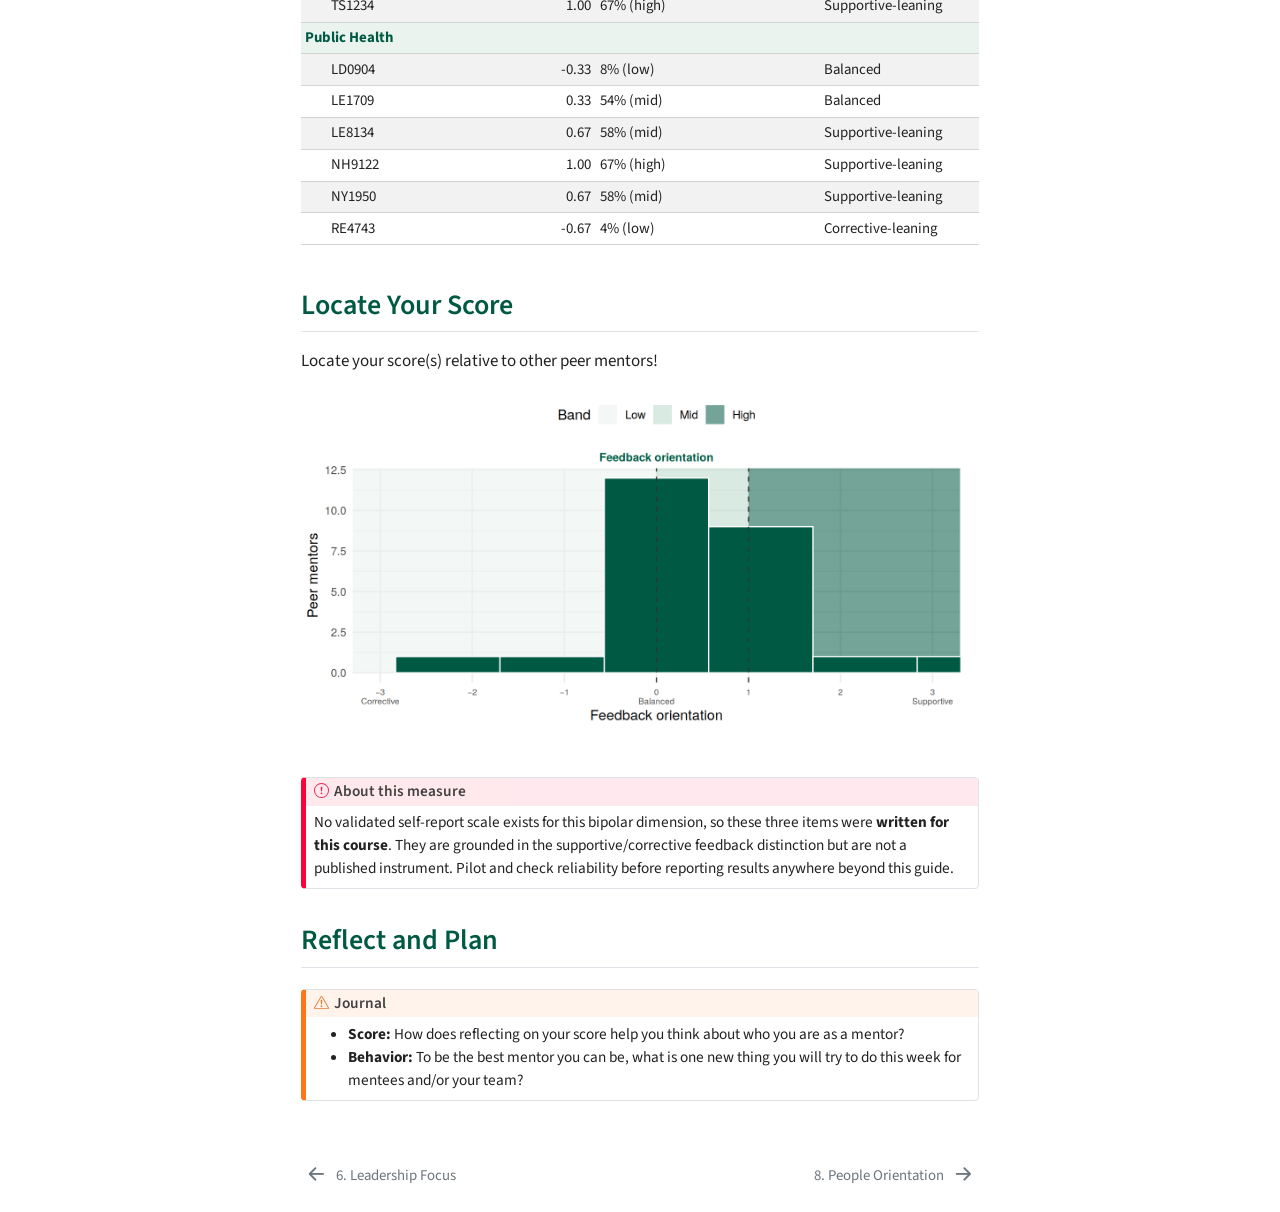
<file: docs/ch07-feedback-orientation.html>
<!DOCTYPE html>
<html xmlns="http://www.w3.org/1999/xhtml" lang="en" xml:lang="en"><head>

<meta charset="utf-8">
<meta name="generator" content="quarto-1.6.42">

<meta name="viewport" content="width=device-width, initial-scale=1.0, user-scalable=yes">


<title>7. Feedback Orientation – FRI Semester 3 Peer Mentor Mindsets Guide</title>
<style>
code{white-space: pre-wrap;}
span.smallcaps{font-variant: small-caps;}
div.columns{display: flex; gap: min(4vw, 1.5em);}
div.column{flex: auto; overflow-x: auto;}
div.hanging-indent{margin-left: 1.5em; text-indent: -1.5em;}
ul.task-list{list-style: none;}
ul.task-list li input[type="checkbox"] {
  width: 0.8em;
  margin: 0 0.8em 0.2em -1em; /* quarto-specific, see https://github.com/quarto-dev/quarto-cli/issues/4556 */ 
  vertical-align: middle;
}
</style>


<script src="site_libs/quarto-nav/quarto-nav.js"></script>
<script src="site_libs/quarto-nav/headroom.min.js"></script>
<script src="site_libs/clipboard/clipboard.min.js"></script>
<script src="site_libs/quarto-search/autocomplete.umd.js"></script>
<script src="site_libs/quarto-search/fuse.min.js"></script>
<script src="site_libs/quarto-search/quarto-search.js"></script>
<meta name="quarto:offset" content="./">
<link href="./ch08-people-orientation.html" rel="next">
<link href="./ch06-leadership-focus.html" rel="prev">
<script src="site_libs/quarto-html/quarto.js"></script>
<script src="site_libs/quarto-html/popper.min.js"></script>
<script src="site_libs/quarto-html/tippy.umd.min.js"></script>
<script src="site_libs/quarto-html/anchor.min.js"></script>
<link href="site_libs/quarto-html/tippy.css" rel="stylesheet">
<link href="site_libs/quarto-html/quarto-syntax-highlighting-2f5df379a58b258e96c21c0638c20c03.css" rel="stylesheet" id="quarto-text-highlighting-styles">
<script src="site_libs/bootstrap/bootstrap.min.js"></script>
<link href="site_libs/bootstrap/bootstrap-icons.css" rel="stylesheet">
<link href="site_libs/bootstrap/bootstrap-e4403f1dc1084fe5281ee2813bedc4ef.min.css" rel="stylesheet" append-hash="true" id="quarto-bootstrap" data-mode="light">
<script id="quarto-search-options" type="application/json">{
  "location": "sidebar",
  "copy-button": false,
  "collapse-after": 3,
  "panel-placement": "start",
  "type": "textbox",
  "limit": 50,
  "keyboard-shortcut": [
    "f",
    "/",
    "s"
  ],
  "show-item-context": false,
  "language": {
    "search-no-results-text": "No results",
    "search-matching-documents-text": "matching documents",
    "search-copy-link-title": "Copy link to search",
    "search-hide-matches-text": "Hide additional matches",
    "search-more-match-text": "more match in this document",
    "search-more-matches-text": "more matches in this document",
    "search-clear-button-title": "Clear",
    "search-text-placeholder": "",
    "search-detached-cancel-button-title": "Cancel",
    "search-submit-button-title": "Submit",
    "search-label": "Search"
  }
}</script>
<script src="site_libs/kePrint-0.0.1/kePrint.js"></script>
<link href="site_libs/lightable-0.0.1/lightable.css" rel="stylesheet">


</head>

<body class="nav-sidebar floating">

<div id="quarto-search-results"></div>
  <header id="quarto-header" class="headroom fixed-top">
  <nav class="quarto-secondary-nav">
    <div class="container-fluid d-flex">
      <button type="button" class="quarto-btn-toggle btn" data-bs-toggle="collapse" role="button" data-bs-target=".quarto-sidebar-collapse-item" aria-controls="quarto-sidebar" aria-expanded="false" aria-label="Toggle sidebar navigation" onclick="if (window.quartoToggleHeadroom) { window.quartoToggleHeadroom(); }">
        <i class="bi bi-layout-text-sidebar-reverse"></i>
      </button>
        <nav class="quarto-page-breadcrumbs" aria-label="breadcrumb"><ol class="breadcrumb"><li class="breadcrumb-item"><a href="./ch07-feedback-orientation.html">7. Feedback Orientation</a></li></ol></nav>
        <a class="flex-grow-1" role="navigation" data-bs-toggle="collapse" data-bs-target=".quarto-sidebar-collapse-item" aria-controls="quarto-sidebar" aria-expanded="false" aria-label="Toggle sidebar navigation" onclick="if (window.quartoToggleHeadroom) { window.quartoToggleHeadroom(); }">      
        </a>
      <button type="button" class="btn quarto-search-button" aria-label="Search" onclick="window.quartoOpenSearch();">
        <i class="bi bi-search"></i>
      </button>
    </div>
  </nav>
</header>
<!-- content -->
<div id="quarto-content" class="quarto-container page-columns page-rows-contents page-layout-article">
<!-- sidebar -->
  <nav id="quarto-sidebar" class="sidebar collapse collapse-horizontal quarto-sidebar-collapse-item sidebar-navigation floating overflow-auto">
    <div class="pt-lg-2 mt-2 text-left sidebar-header">
    <div class="sidebar-title mb-0 py-0">
      <a href="./">FRI Semester 3 Peer Mentor Mindsets Guide</a> 
    </div>
      </div>
        <div class="mt-2 flex-shrink-0 align-items-center">
        <div class="sidebar-search">
        <div id="quarto-search" class="" title="Search"></div>
        </div>
        </div>
    <div class="sidebar-menu-container"> 
    <ul class="list-unstyled mt-1">
        <li class="sidebar-item">
  <div class="sidebar-item-container"> 
  <a href="./index.html" class="sidebar-item-text sidebar-link">
 <span class="menu-text">1. Introduction</span></a>
  </div>
</li>
        <li class="sidebar-item">
  <div class="sidebar-item-container"> 
  <a href="./ch02-guide-for-you.html" class="sidebar-item-text sidebar-link">
 <span class="menu-text">2. A Guide for You</span></a>
  </div>
</li>
        <li class="sidebar-item">
  <div class="sidebar-item-container"> 
  <a href="./ch03-sem3-peer-mentors.html" class="sidebar-item-text sidebar-link">
 <span class="menu-text">3. Sem 3 Peer Mentors</span></a>
  </div>
</li>
        <li class="sidebar-item">
  <div class="sidebar-item-container"> 
  <a href="./ch04-mentoring-style.html" class="sidebar-item-text sidebar-link">
 <span class="menu-text">4. Mentoring Style</span></a>
  </div>
</li>
        <li class="sidebar-item">
  <div class="sidebar-item-container"> 
  <a href="./ch05-motivational-style.html" class="sidebar-item-text sidebar-link">
 <span class="menu-text">5. Motivational Style</span></a>
  </div>
</li>
        <li class="sidebar-item">
  <div class="sidebar-item-container"> 
  <a href="./ch06-leadership-focus.html" class="sidebar-item-text sidebar-link">
 <span class="menu-text">6. Leadership Focus</span></a>
  </div>
</li>
        <li class="sidebar-item">
  <div class="sidebar-item-container"> 
  <a href="./ch07-feedback-orientation.html" class="sidebar-item-text sidebar-link active">
 <span class="menu-text">7. Feedback Orientation</span></a>
  </div>
</li>
        <li class="sidebar-item">
  <div class="sidebar-item-container"> 
  <a href="./ch08-people-orientation.html" class="sidebar-item-text sidebar-link">
 <span class="menu-text">8. People Orientation</span></a>
  </div>
</li>
        <li class="sidebar-item">
  <div class="sidebar-item-container"> 
  <a href="./ch09-leadership-role.html" class="sidebar-item-text sidebar-link">
 <span class="menu-text">9. Leadership Role</span></a>
  </div>
</li>
        <li class="sidebar-item">
  <div class="sidebar-item-container"> 
  <a href="./ch10-communication-style.html" class="sidebar-item-text sidebar-link">
 <span class="menu-text">10. Communication Style</span></a>
  </div>
</li>
        <li class="sidebar-item">
  <div class="sidebar-item-container"> 
  <a href="./ch11-inclusive-mentoring.html" class="sidebar-item-text sidebar-link">
 <span class="menu-text">11. Inclusive Mentoring</span></a>
  </div>
</li>
        <li class="sidebar-item">
  <div class="sidebar-item-container"> 
  <a href="./ch12-conflict-style.html" class="sidebar-item-text sidebar-link">
 <span class="menu-text">12. Conflict Style</span></a>
  </div>
</li>
        <li class="sidebar-item">
  <div class="sidebar-item-container"> 
  <a href="./ch13-self-awareness.html" class="sidebar-item-text sidebar-link">
 <span class="menu-text">13. Self-Awareness</span></a>
  </div>
</li>
        <li class="sidebar-item">
  <div class="sidebar-item-container"> 
  <a href="./references.html" class="sidebar-item-text sidebar-link">
 <span class="menu-text">Measures &amp; References</span></a>
  </div>
</li>
    </ul>
    </div>
</nav>
<div id="quarto-sidebar-glass" class="quarto-sidebar-collapse-item" data-bs-toggle="collapse" data-bs-target=".quarto-sidebar-collapse-item"></div>
<!-- margin-sidebar -->
    <div id="quarto-margin-sidebar" class="sidebar margin-sidebar">
        <nav id="TOC" role="doc-toc" class="toc-active">
    <h2 id="toc-title">Table of contents</h2>
   
  <ul>
  <li><a href="#the-mindsets" id="toc-the-mindsets" class="nav-link active" data-scroll-target="#the-mindsets">The Mindset(s)</a></li>
  <li><a href="#find-your-score" id="toc-find-your-score" class="nav-link" data-scroll-target="#find-your-score">Find Your Score</a></li>
  <li><a href="#locate-your-score" id="toc-locate-your-score" class="nav-link" data-scroll-target="#locate-your-score">Locate Your Score</a></li>
  <li><a href="#reflect-and-plan" id="toc-reflect-and-plan" class="nav-link" data-scroll-target="#reflect-and-plan">Reflect and Plan</a></li>
  </ul>
</nav>
    </div>
<!-- main -->
<main class="content" id="quarto-document-content">

<header id="title-block-header" class="quarto-title-block default">
<div class="quarto-title">
<h1 class="title">7. Feedback Orientation</h1>
</div>



<div class="quarto-title-meta">

    
  
    
  </div>
  


</header>


<p><em>Is my feedback preference supportive or corrective?</em></p>
<section id="the-mindsets" class="level2 unnumbered">
<h2 class="unnumbered anchored" data-anchor-id="the-mindsets">The Mindset(s)</h2>
<p>Feedback orientation is a single <strong>bipolar</strong> dimension. It is not about how much feedback you give, but about which way you lean when you give it. Neither end is better; mentees need both, and the useful skill is knowing which one a moment calls for.</p>
<ul>
<li><span style="color:#985BA3;"><strong>Corrective</strong></span> (the low end): feedback aimed at what needs fixing, the gap between the work and the standard.
<ul>
<li><em>Survey item:</em> “I focus on mistakes to correct” (vs.&nbsp;“I focus on strengths to build on”).</li>
</ul></li>
<li><span style="color:#477F2B;"><strong>Supportive</strong></span> (the high end): feedback aimed at affirming and encouraging, building on what is already working.
<ul>
<li><em>Survey item:</em> “My instinct is to affirm and encourage” (vs.&nbsp;“My instinct is to close the gap to the standard”).</li>
</ul></li>
</ul>
<p><strong>Polarity:</strong> Corrective ↔︎ Supportive.</p>
<p><strong>Measure:</strong> Feedback Orientation, bipolar (author-created for this course). Three semantic-differential items rated 1 to 7, where <strong>1 = fully corrective</strong>, <strong>4 = balanced</strong>, and <strong>7 = fully supportive</strong>. Your score is the mean of the three items, <strong>re-centred so that 0 is balanced</strong>: below 0 leans corrective, above 0 leans supportive, and the score runs from −3 to +3.</p>
<div class="callout callout-style-default callout-important callout-titled">
<div class="callout-header d-flex align-content-center">
<div class="callout-icon-container">
<i class="callout-icon"></i>
</div>
<div class="callout-title-container flex-fill">
Important
</div>
</div>
<div class="callout-body-container callout-body">
<p>A negative score below is not a “negative”: it just means you favored <span style="color:#985BA3;"><strong>corrective</strong></span> feedback more. (Above 0 means you favored <span style="color:#477F2B;"><strong>supportive</strong></span> feedback; 0 is balanced.) Neither end is better than the other.</p>
</div>
</div>
</section>
<section id="find-your-score" class="level2 unnumbered">
<h2 class="unnumbered anchored" data-anchor-id="find-your-score">Find Your Score</h2>
<p>Use your password to find your score(s).</p>
<div class="cell">
<div class="cell-output-display">
<table class="table table-striped table-hover table-condensed caption-top table-sm small" data-quarto-postprocess="true">
<caption>7. Feedback Orientation: your bipolar score (−3 = corrective … +3 = supportive)</caption>
<thead>
<tr class="header">
<th style="text-align: left;" data-quarto-table-cell-role="th">Password</th>
<th style="text-align: right;" data-quarto-table-cell-role="th">Feedback orientation</th>
<th style="text-align: left;" data-quarto-table-cell-role="th">Feedback orientation (%)</th>
<th style="text-align: left;" data-quarto-table-cell-role="th">Lean</th>
</tr>
</thead>
<tbody>
<tr class="odd" data-grouplength="11">
<td colspan="4" style="background-color: #EAF3EE; color: #005A43"><strong>Drug Discovery</strong></td>
</tr>
<tr class="even">
<td style="text-align: left; padding-left: 2em;" data-indentlevel="1">AR0518</td>
<td style="text-align: right;">-0.33</td>
<td style="text-align: left;">8% (low)</td>
<td style="text-align: left;">Balanced</td>
</tr>
<tr class="odd">
<td style="text-align: left; padding-left: 2em;" data-indentlevel="1">ES2006</td>
<td style="text-align: right;">0.00</td>
<td style="text-align: left;">21% (low)</td>
<td style="text-align: left;">Balanced</td>
</tr>
<tr class="even">
<td style="text-align: left; padding-left: 2em;" data-indentlevel="1">FR0313</td>
<td style="text-align: right;">1.33</td>
<td style="text-align: left;">79% (high)</td>
<td style="text-align: left;">Supportive-leaning</td>
</tr>
<tr class="odd">
<td style="text-align: left; padding-left: 2em;" data-indentlevel="1">IS2006</td>
<td style="text-align: right;">3.00</td>
<td style="text-align: left;">100% (high)</td>
<td style="text-align: left;">Supportive-leaning</td>
</tr>
<tr class="even">
<td style="text-align: left; padding-left: 2em;" data-indentlevel="1">IT1112</td>
<td style="text-align: right;">0.00</td>
<td style="text-align: left;">21% (low)</td>
<td style="text-align: left;">Balanced</td>
</tr>
<tr class="odd">
<td style="text-align: left; padding-left: 2em;" data-indentlevel="1">JK0901</td>
<td style="text-align: right;">0.00</td>
<td style="text-align: left;">21% (low)</td>
<td style="text-align: left;">Balanced</td>
</tr>
<tr class="even">
<td style="text-align: left; padding-left: 2em;" data-indentlevel="1">LC1234</td>
<td style="text-align: right;">-2.67</td>
<td style="text-align: left;">0% (low)</td>
<td style="text-align: left;">Corrective-leaning</td>
</tr>
<tr class="odd">
<td style="text-align: left; padding-left: 2em;" data-indentlevel="1">NA1029</td>
<td style="text-align: right;">-0.33</td>
<td style="text-align: left;">8% (low)</td>
<td style="text-align: left;">Balanced</td>
</tr>
<tr class="even">
<td style="text-align: left; padding-left: 2em;" data-indentlevel="1">NK7306</td>
<td style="text-align: right;">2.33</td>
<td style="text-align: left;">96% (high)</td>
<td style="text-align: left;">Supportive-leaning</td>
</tr>
<tr class="odd">
<td style="text-align: left; padding-left: 2em;" data-indentlevel="1">PH0513</td>
<td style="text-align: right;">0.00</td>
<td style="text-align: left;">21% (low)</td>
<td style="text-align: left;">Balanced</td>
</tr>
<tr class="even">
<td style="text-align: left; padding-left: 2em;" data-indentlevel="1">TO8721</td>
<td style="text-align: right;">0.00</td>
<td style="text-align: left;">21% (low)</td>
<td style="text-align: left;">Balanced</td>
</tr>
<tr class="odd" data-grouplength="8">
<td colspan="4" style="background-color: #EAF3EE; color: #005A43"><strong>Environmental Visualization</strong></td>
</tr>
<tr class="even">
<td style="text-align: left; padding-left: 2em;" data-indentlevel="1">AD0517</td>
<td style="text-align: right;">1.00</td>
<td style="text-align: left;">67% (high)</td>
<td style="text-align: left;">Supportive-leaning</td>
</tr>
<tr class="odd">
<td style="text-align: left; padding-left: 2em;" data-indentlevel="1">AS6699</td>
<td style="text-align: right;">0.00</td>
<td style="text-align: left;">21% (low)</td>
<td style="text-align: left;">Balanced</td>
</tr>
<tr class="even">
<td style="text-align: left; padding-left: 2em;" data-indentlevel="1">DA0427</td>
<td style="text-align: right;">0.00</td>
<td style="text-align: left;">21% (low)</td>
<td style="text-align: left;">Balanced</td>
</tr>
<tr class="odd">
<td style="text-align: left; padding-left: 2em;" data-indentlevel="1">EL4269</td>
<td style="text-align: right;">0.00</td>
<td style="text-align: left;">21% (low)</td>
<td style="text-align: left;">Balanced</td>
</tr>
<tr class="even">
<td style="text-align: left; padding-left: 2em;" data-indentlevel="1">GA0622</td>
<td style="text-align: right;">1.67</td>
<td style="text-align: left;">83% (high)</td>
<td style="text-align: left;">Supportive-leaning</td>
</tr>
<tr class="odd">
<td style="text-align: left; padding-left: 2em;" data-indentlevel="1">NT4456</td>
<td style="text-align: right;">1.67</td>
<td style="text-align: left;">83% (high)</td>
<td style="text-align: left;">Supportive-leaning</td>
</tr>
<tr class="even">
<td style="text-align: left; padding-left: 2em;" data-indentlevel="1">SE1215</td>
<td style="text-align: right;">1.67</td>
<td style="text-align: left;">83% (high)</td>
<td style="text-align: left;">Supportive-leaning</td>
</tr>
<tr class="odd">
<td style="text-align: left; padding-left: 2em;" data-indentlevel="1">TS1234</td>
<td style="text-align: right;">1.00</td>
<td style="text-align: left;">67% (high)</td>
<td style="text-align: left;">Supportive-leaning</td>
</tr>
<tr class="even" data-grouplength="6">
<td colspan="4" style="background-color: #EAF3EE; color: #005A43"><strong>Public Health</strong></td>
</tr>
<tr class="odd">
<td style="text-align: left; padding-left: 2em;" data-indentlevel="1">LD0904</td>
<td style="text-align: right;">-0.33</td>
<td style="text-align: left;">8% (low)</td>
<td style="text-align: left;">Balanced</td>
</tr>
<tr class="even">
<td style="text-align: left; padding-left: 2em;" data-indentlevel="1">LE1709</td>
<td style="text-align: right;">0.33</td>
<td style="text-align: left;">54% (mid)</td>
<td style="text-align: left;">Balanced</td>
</tr>
<tr class="odd">
<td style="text-align: left; padding-left: 2em;" data-indentlevel="1">LE8134</td>
<td style="text-align: right;">0.67</td>
<td style="text-align: left;">58% (mid)</td>
<td style="text-align: left;">Supportive-leaning</td>
</tr>
<tr class="even">
<td style="text-align: left; padding-left: 2em;" data-indentlevel="1">NH9122</td>
<td style="text-align: right;">1.00</td>
<td style="text-align: left;">67% (high)</td>
<td style="text-align: left;">Supportive-leaning</td>
</tr>
<tr class="odd">
<td style="text-align: left; padding-left: 2em;" data-indentlevel="1">NY1950</td>
<td style="text-align: right;">0.67</td>
<td style="text-align: left;">58% (mid)</td>
<td style="text-align: left;">Supportive-leaning</td>
</tr>
<tr class="even">
<td style="text-align: left; padding-left: 2em;" data-indentlevel="1">RE4743</td>
<td style="text-align: right;">-0.67</td>
<td style="text-align: left;">4% (low)</td>
<td style="text-align: left;">Corrective-leaning</td>
</tr>
</tbody>
</table>


</div>
</div>
</section>
<section id="locate-your-score" class="level2 unnumbered">
<h2 class="unnumbered anchored" data-anchor-id="locate-your-score">Locate Your Score</h2>
<p>Locate your score(s) relative to other peer mentors!</p>
<div class="cell">
<div class="cell-output-display">
<div>
<figure class="figure">
<p><img src="ch07-feedback-orientation_files/figure-html/ch07-feedback-orientation-plot-1.png" class="img-fluid figure-img" width="768"></p>
</figure>
</div>
</div>
</div>
<div class="callout callout-style-default callout-important callout-titled">
<div class="callout-header d-flex align-content-center">
<div class="callout-icon-container">
<i class="callout-icon"></i>
</div>
<div class="callout-title-container flex-fill">
About this measure
</div>
</div>
<div class="callout-body-container callout-body">
<p>No validated self-report scale exists for this bipolar dimension, so these three items were <strong>written for this course</strong>. They are grounded in the supportive/corrective feedback distinction but are not a published instrument. Pilot and check reliability before reporting results anywhere beyond this guide.</p>
</div>
</div>
</section>
<section id="reflect-and-plan" class="level2">
<h2 class="anchored" data-anchor-id="reflect-and-plan">Reflect and Plan</h2>
<div class="callout callout-style-default callout-warning callout-titled">
<div class="callout-header d-flex align-content-center">
<div class="callout-icon-container">
<i class="callout-icon"></i>
</div>
<div class="callout-title-container flex-fill">
Journal
</div>
</div>
<div class="callout-body-container callout-body">
<ul>
<li><strong>Score:</strong> How does reflecting on your score help you think about who you are as a mentor?</li>
<li><strong>Behavior:</strong> To be the best mentor you can be, what is one new thing you will try to do this week for mentees and/or your team?</li>
</ul>
</div>
</div>


</section>

</main> <!-- /main -->
<script id="quarto-html-after-body" type="application/javascript">
window.document.addEventListener("DOMContentLoaded", function (event) {
  const toggleBodyColorMode = (bsSheetEl) => {
    const mode = bsSheetEl.getAttribute("data-mode");
    const bodyEl = window.document.querySelector("body");
    if (mode === "dark") {
      bodyEl.classList.add("quarto-dark");
      bodyEl.classList.remove("quarto-light");
    } else {
      bodyEl.classList.add("quarto-light");
      bodyEl.classList.remove("quarto-dark");
    }
  }
  const toggleBodyColorPrimary = () => {
    const bsSheetEl = window.document.querySelector("link#quarto-bootstrap");
    if (bsSheetEl) {
      toggleBodyColorMode(bsSheetEl);
    }
  }
  toggleBodyColorPrimary();  
  const icon = "";
  const anchorJS = new window.AnchorJS();
  anchorJS.options = {
    placement: 'right',
    icon: icon
  };
  anchorJS.add('.anchored');
  const isCodeAnnotation = (el) => {
    for (const clz of el.classList) {
      if (clz.startsWith('code-annotation-')) {                     
        return true;
      }
    }
    return false;
  }
  const onCopySuccess = function(e) {
    // button target
    const button = e.trigger;
    // don't keep focus
    button.blur();
    // flash "checked"
    button.classList.add('code-copy-button-checked');
    var currentTitle = button.getAttribute("title");
    button.setAttribute("title", "Copied!");
    let tooltip;
    if (window.bootstrap) {
      button.setAttribute("data-bs-toggle", "tooltip");
      button.setAttribute("data-bs-placement", "left");
      button.setAttribute("data-bs-title", "Copied!");
      tooltip = new bootstrap.Tooltip(button, 
        { trigger: "manual", 
          customClass: "code-copy-button-tooltip",
          offset: [0, -8]});
      tooltip.show();    
    }
    setTimeout(function() {
      if (tooltip) {
        tooltip.hide();
        button.removeAttribute("data-bs-title");
        button.removeAttribute("data-bs-toggle");
        button.removeAttribute("data-bs-placement");
      }
      button.setAttribute("title", currentTitle);
      button.classList.remove('code-copy-button-checked');
    }, 1000);
    // clear code selection
    e.clearSelection();
  }
  const getTextToCopy = function(trigger) {
      const codeEl = trigger.previousElementSibling.cloneNode(true);
      for (const childEl of codeEl.children) {
        if (isCodeAnnotation(childEl)) {
          childEl.remove();
        }
      }
      return codeEl.innerText;
  }
  const clipboard = new window.ClipboardJS('.code-copy-button:not([data-in-quarto-modal])', {
    text: getTextToCopy
  });
  clipboard.on('success', onCopySuccess);
  if (window.document.getElementById('quarto-embedded-source-code-modal')) {
    const clipboardModal = new window.ClipboardJS('.code-copy-button[data-in-quarto-modal]', {
      text: getTextToCopy,
      container: window.document.getElementById('quarto-embedded-source-code-modal')
    });
    clipboardModal.on('success', onCopySuccess);
  }
    var localhostRegex = new RegExp(/^(?:http|https):\/\/localhost\:?[0-9]*\//);
    var mailtoRegex = new RegExp(/^mailto:/);
      var filterRegex = new RegExp('/' + window.location.host + '/');
    var isInternal = (href) => {
        return filterRegex.test(href) || localhostRegex.test(href) || mailtoRegex.test(href);
    }
    // Inspect non-navigation links and adorn them if external
 	var links = window.document.querySelectorAll('a[href]:not(.nav-link):not(.navbar-brand):not(.toc-action):not(.sidebar-link):not(.sidebar-item-toggle):not(.pagination-link):not(.no-external):not([aria-hidden]):not(.dropdown-item):not(.quarto-navigation-tool):not(.about-link)');
    for (var i=0; i<links.length; i++) {
      const link = links[i];
      if (!isInternal(link.href)) {
        // undo the damage that might have been done by quarto-nav.js in the case of
        // links that we want to consider external
        if (link.dataset.originalHref !== undefined) {
          link.href = link.dataset.originalHref;
        }
      }
    }
  function tippyHover(el, contentFn, onTriggerFn, onUntriggerFn) {
    const config = {
      allowHTML: true,
      maxWidth: 500,
      delay: 100,
      arrow: false,
      appendTo: function(el) {
          return el.parentElement;
      },
      interactive: true,
      interactiveBorder: 10,
      theme: 'quarto',
      placement: 'bottom-start',
    };
    if (contentFn) {
      config.content = contentFn;
    }
    if (onTriggerFn) {
      config.onTrigger = onTriggerFn;
    }
    if (onUntriggerFn) {
      config.onUntrigger = onUntriggerFn;
    }
    window.tippy(el, config); 
  }
  const noterefs = window.document.querySelectorAll('a[role="doc-noteref"]');
  for (var i=0; i<noterefs.length; i++) {
    const ref = noterefs[i];
    tippyHover(ref, function() {
      // use id or data attribute instead here
      let href = ref.getAttribute('data-footnote-href') || ref.getAttribute('href');
      try { href = new URL(href).hash; } catch {}
      const id = href.replace(/^#\/?/, "");
      const note = window.document.getElementById(id);
      if (note) {
        return note.innerHTML;
      } else {
        return "";
      }
    });
  }
  const xrefs = window.document.querySelectorAll('a.quarto-xref');
  const processXRef = (id, note) => {
    // Strip column container classes
    const stripColumnClz = (el) => {
      el.classList.remove("page-full", "page-columns");
      if (el.children) {
        for (const child of el.children) {
          stripColumnClz(child);
        }
      }
    }
    stripColumnClz(note)
    if (id === null || id.startsWith('sec-')) {
      // Special case sections, only their first couple elements
      const container = document.createElement("div");
      if (note.children && note.children.length > 2) {
        container.appendChild(note.children[0].cloneNode(true));
        for (let i = 1; i < note.children.length; i++) {
          const child = note.children[i];
          if (child.tagName === "P" && child.innerText === "") {
            continue;
          } else {
            container.appendChild(child.cloneNode(true));
            break;
          }
        }
        if (window.Quarto?.typesetMath) {
          window.Quarto.typesetMath(container);
        }
        return container.innerHTML
      } else {
        if (window.Quarto?.typesetMath) {
          window.Quarto.typesetMath(note);
        }
        return note.innerHTML;
      }
    } else {
      // Remove any anchor links if they are present
      const anchorLink = note.querySelector('a.anchorjs-link');
      if (anchorLink) {
        anchorLink.remove();
      }
      if (window.Quarto?.typesetMath) {
        window.Quarto.typesetMath(note);
      }
      if (note.classList.contains("callout")) {
        return note.outerHTML;
      } else {
        return note.innerHTML;
      }
    }
  }
  for (var i=0; i<xrefs.length; i++) {
    const xref = xrefs[i];
    tippyHover(xref, undefined, function(instance) {
      instance.disable();
      let url = xref.getAttribute('href');
      let hash = undefined; 
      if (url.startsWith('#')) {
        hash = url;
      } else {
        try { hash = new URL(url).hash; } catch {}
      }
      if (hash) {
        const id = hash.replace(/^#\/?/, "");
        const note = window.document.getElementById(id);
        if (note !== null) {
          try {
            const html = processXRef(id, note.cloneNode(true));
            instance.setContent(html);
          } finally {
            instance.enable();
            instance.show();
          }
        } else {
          // See if we can fetch this
          fetch(url.split('#')[0])
          .then(res => res.text())
          .then(html => {
            const parser = new DOMParser();
            const htmlDoc = parser.parseFromString(html, "text/html");
            const note = htmlDoc.getElementById(id);
            if (note !== null) {
              const html = processXRef(id, note);
              instance.setContent(html);
            } 
          }).finally(() => {
            instance.enable();
            instance.show();
          });
        }
      } else {
        // See if we can fetch a full url (with no hash to target)
        // This is a special case and we should probably do some content thinning / targeting
        fetch(url)
        .then(res => res.text())
        .then(html => {
          const parser = new DOMParser();
          const htmlDoc = parser.parseFromString(html, "text/html");
          const note = htmlDoc.querySelector('main.content');
          if (note !== null) {
            // This should only happen for chapter cross references
            // (since there is no id in the URL)
            // remove the first header
            if (note.children.length > 0 && note.children[0].tagName === "HEADER") {
              note.children[0].remove();
            }
            const html = processXRef(null, note);
            instance.setContent(html);
          } 
        }).finally(() => {
          instance.enable();
          instance.show();
        });
      }
    }, function(instance) {
    });
  }
      let selectedAnnoteEl;
      const selectorForAnnotation = ( cell, annotation) => {
        let cellAttr = 'data-code-cell="' + cell + '"';
        let lineAttr = 'data-code-annotation="' +  annotation + '"';
        const selector = 'span[' + cellAttr + '][' + lineAttr + ']';
        return selector;
      }
      const selectCodeLines = (annoteEl) => {
        const doc = window.document;
        const targetCell = annoteEl.getAttribute("data-target-cell");
        const targetAnnotation = annoteEl.getAttribute("data-target-annotation");
        const annoteSpan = window.document.querySelector(selectorForAnnotation(targetCell, targetAnnotation));
        const lines = annoteSpan.getAttribute("data-code-lines").split(",");
        const lineIds = lines.map((line) => {
          return targetCell + "-" + line;
        })
        let top = null;
        let height = null;
        let parent = null;
        if (lineIds.length > 0) {
            //compute the position of the single el (top and bottom and make a div)
            const el = window.document.getElementById(lineIds[0]);
            top = el.offsetTop;
            height = el.offsetHeight;
            parent = el.parentElement.parentElement;
          if (lineIds.length > 1) {
            const lastEl = window.document.getElementById(lineIds[lineIds.length - 1]);
            const bottom = lastEl.offsetTop + lastEl.offsetHeight;
            height = bottom - top;
          }
          if (top !== null && height !== null && parent !== null) {
            // cook up a div (if necessary) and position it 
            let div = window.document.getElementById("code-annotation-line-highlight");
            if (div === null) {
              div = window.document.createElement("div");
              div.setAttribute("id", "code-annotation-line-highlight");
              div.style.position = 'absolute';
              parent.appendChild(div);
            }
            div.style.top = top - 2 + "px";
            div.style.height = height + 4 + "px";
            div.style.left = 0;
            let gutterDiv = window.document.getElementById("code-annotation-line-highlight-gutter");
            if (gutterDiv === null) {
              gutterDiv = window.document.createElement("div");
              gutterDiv.setAttribute("id", "code-annotation-line-highlight-gutter");
              gutterDiv.style.position = 'absolute';
              const codeCell = window.document.getElementById(targetCell);
              const gutter = codeCell.querySelector('.code-annotation-gutter');
              gutter.appendChild(gutterDiv);
            }
            gutterDiv.style.top = top - 2 + "px";
            gutterDiv.style.height = height + 4 + "px";
          }
          selectedAnnoteEl = annoteEl;
        }
      };
      const unselectCodeLines = () => {
        const elementsIds = ["code-annotation-line-highlight", "code-annotation-line-highlight-gutter"];
        elementsIds.forEach((elId) => {
          const div = window.document.getElementById(elId);
          if (div) {
            div.remove();
          }
        });
        selectedAnnoteEl = undefined;
      };
        // Handle positioning of the toggle
    window.addEventListener(
      "resize",
      throttle(() => {
        elRect = undefined;
        if (selectedAnnoteEl) {
          selectCodeLines(selectedAnnoteEl);
        }
      }, 10)
    );
    function throttle(fn, ms) {
    let throttle = false;
    let timer;
      return (...args) => {
        if(!throttle) { // first call gets through
            fn.apply(this, args);
            throttle = true;
        } else { // all the others get throttled
            if(timer) clearTimeout(timer); // cancel #2
            timer = setTimeout(() => {
              fn.apply(this, args);
              timer = throttle = false;
            }, ms);
        }
      };
    }
      // Attach click handler to the DT
      const annoteDls = window.document.querySelectorAll('dt[data-target-cell]');
      for (const annoteDlNode of annoteDls) {
        annoteDlNode.addEventListener('click', (event) => {
          const clickedEl = event.target;
          if (clickedEl !== selectedAnnoteEl) {
            unselectCodeLines();
            const activeEl = window.document.querySelector('dt[data-target-cell].code-annotation-active');
            if (activeEl) {
              activeEl.classList.remove('code-annotation-active');
            }
            selectCodeLines(clickedEl);
            clickedEl.classList.add('code-annotation-active');
          } else {
            // Unselect the line
            unselectCodeLines();
            clickedEl.classList.remove('code-annotation-active');
          }
        });
      }
  const findCites = (el) => {
    const parentEl = el.parentElement;
    if (parentEl) {
      const cites = parentEl.dataset.cites;
      if (cites) {
        return {
          el,
          cites: cites.split(' ')
        };
      } else {
        return findCites(el.parentElement)
      }
    } else {
      return undefined;
    }
  };
  var bibliorefs = window.document.querySelectorAll('a[role="doc-biblioref"]');
  for (var i=0; i<bibliorefs.length; i++) {
    const ref = bibliorefs[i];
    const citeInfo = findCites(ref);
    if (citeInfo) {
      tippyHover(citeInfo.el, function() {
        var popup = window.document.createElement('div');
        citeInfo.cites.forEach(function(cite) {
          var citeDiv = window.document.createElement('div');
          citeDiv.classList.add('hanging-indent');
          citeDiv.classList.add('csl-entry');
          var biblioDiv = window.document.getElementById('ref-' + cite);
          if (biblioDiv) {
            citeDiv.innerHTML = biblioDiv.innerHTML;
          }
          popup.appendChild(citeDiv);
        });
        return popup.innerHTML;
      });
    }
  }
});
</script>
<nav class="page-navigation">
  <div class="nav-page nav-page-previous">
      <a href="./ch06-leadership-focus.html" class="pagination-link" aria-label="6. Leadership Focus">
        <i class="bi bi-arrow-left-short"></i> <span class="nav-page-text">6. Leadership Focus</span>
      </a>          
  </div>
  <div class="nav-page nav-page-next">
      <a href="./ch08-people-orientation.html" class="pagination-link" aria-label="8. People Orientation">
        <span class="nav-page-text">8. People Orientation</span> <i class="bi bi-arrow-right-short"></i>
      </a>
  </div>
</nav>
</div> <!-- /content -->




</body></html>
</file>
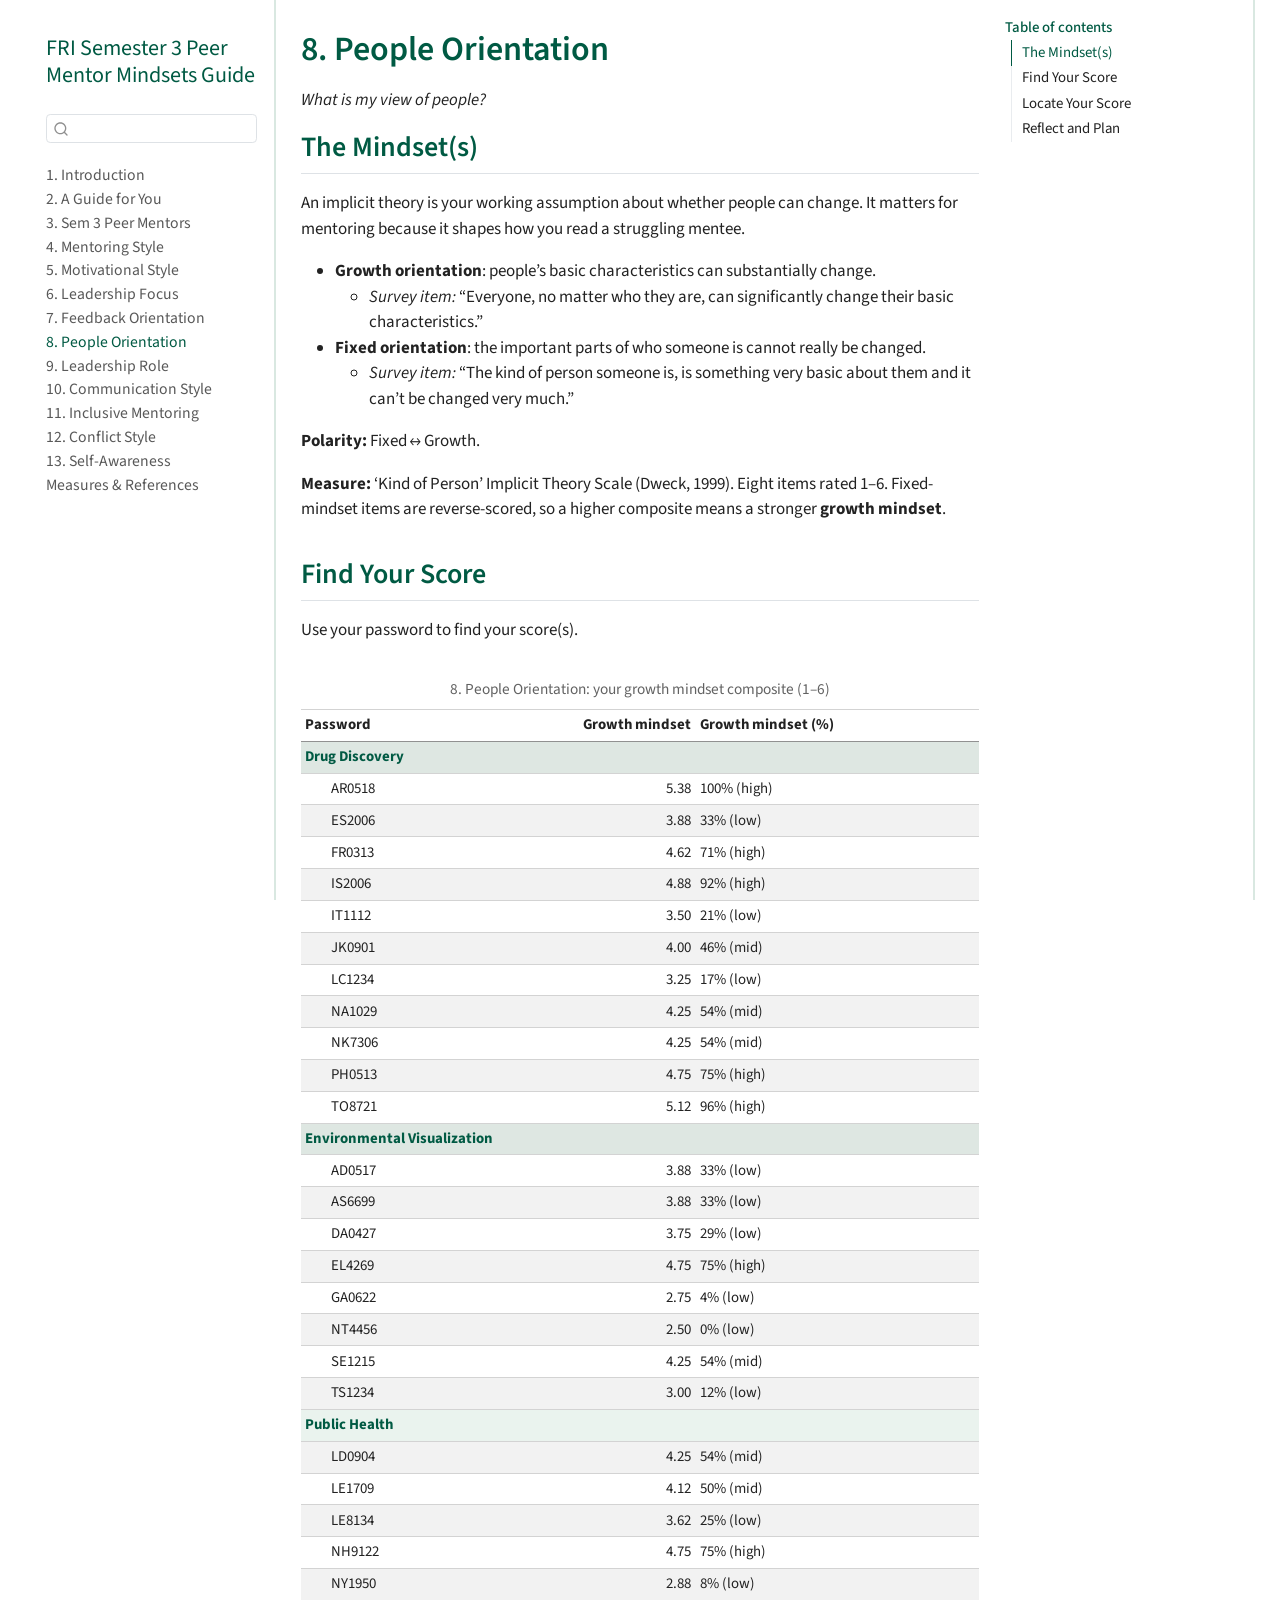
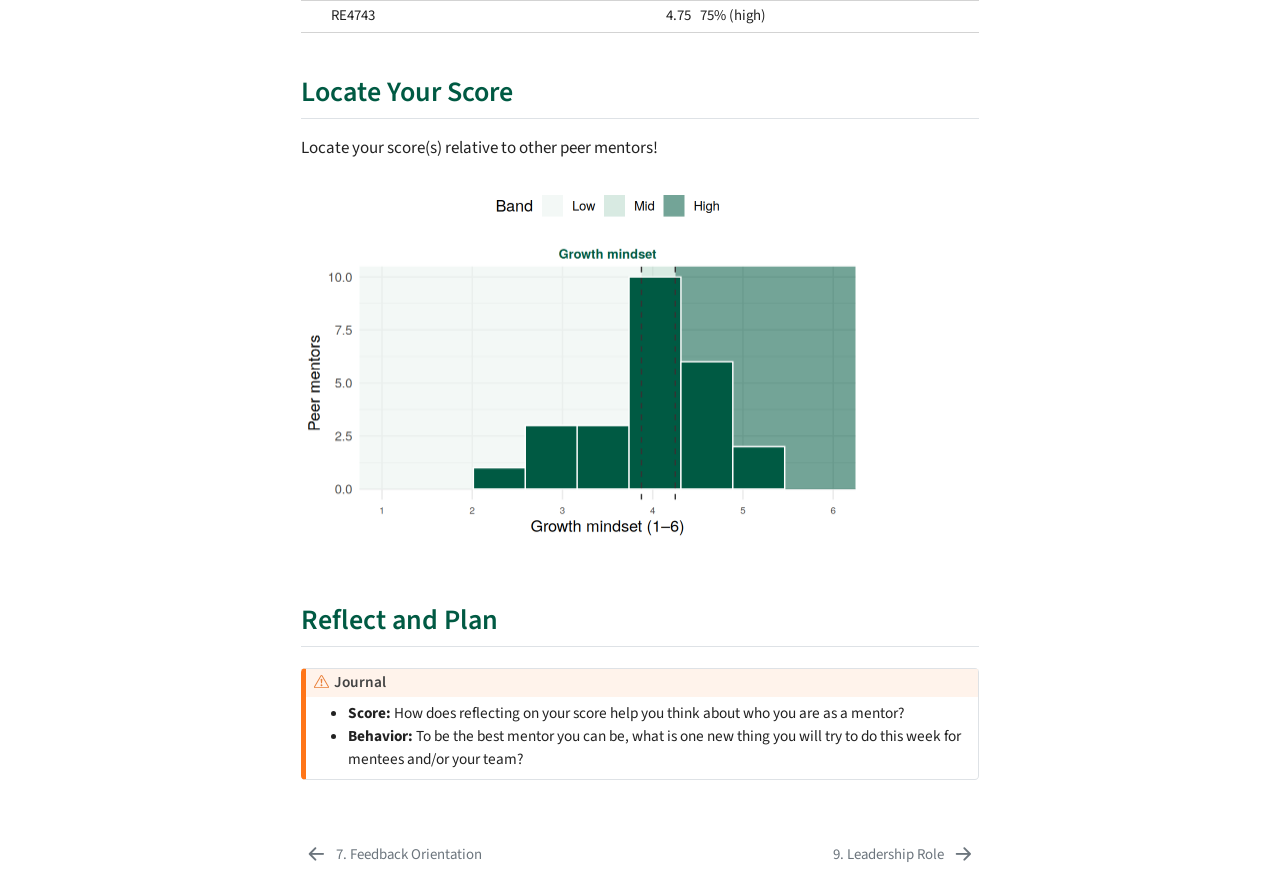
<file: docs/ch08-people-orientation.html>
<!DOCTYPE html>
<html xmlns="http://www.w3.org/1999/xhtml" lang="en" xml:lang="en"><head>

<meta charset="utf-8">
<meta name="generator" content="quarto-1.6.42">

<meta name="viewport" content="width=device-width, initial-scale=1.0, user-scalable=yes">


<title>8. People Orientation – FRI Semester 3 Peer Mentor Mindsets Guide</title>
<style>
code{white-space: pre-wrap;}
span.smallcaps{font-variant: small-caps;}
div.columns{display: flex; gap: min(4vw, 1.5em);}
div.column{flex: auto; overflow-x: auto;}
div.hanging-indent{margin-left: 1.5em; text-indent: -1.5em;}
ul.task-list{list-style: none;}
ul.task-list li input[type="checkbox"] {
  width: 0.8em;
  margin: 0 0.8em 0.2em -1em; /* quarto-specific, see https://github.com/quarto-dev/quarto-cli/issues/4556 */ 
  vertical-align: middle;
}
</style>


<script src="site_libs/quarto-nav/quarto-nav.js"></script>
<script src="site_libs/quarto-nav/headroom.min.js"></script>
<script src="site_libs/clipboard/clipboard.min.js"></script>
<script src="site_libs/quarto-search/autocomplete.umd.js"></script>
<script src="site_libs/quarto-search/fuse.min.js"></script>
<script src="site_libs/quarto-search/quarto-search.js"></script>
<meta name="quarto:offset" content="./">
<link href="./ch09-leadership-role.html" rel="next">
<link href="./ch07-feedback-orientation.html" rel="prev">
<script src="site_libs/quarto-html/quarto.js"></script>
<script src="site_libs/quarto-html/popper.min.js"></script>
<script src="site_libs/quarto-html/tippy.umd.min.js"></script>
<script src="site_libs/quarto-html/anchor.min.js"></script>
<link href="site_libs/quarto-html/tippy.css" rel="stylesheet">
<link href="site_libs/quarto-html/quarto-syntax-highlighting-2f5df379a58b258e96c21c0638c20c03.css" rel="stylesheet" id="quarto-text-highlighting-styles">
<script src="site_libs/bootstrap/bootstrap.min.js"></script>
<link href="site_libs/bootstrap/bootstrap-icons.css" rel="stylesheet">
<link href="site_libs/bootstrap/bootstrap-e4403f1dc1084fe5281ee2813bedc4ef.min.css" rel="stylesheet" append-hash="true" id="quarto-bootstrap" data-mode="light">
<script id="quarto-search-options" type="application/json">{
  "location": "sidebar",
  "copy-button": false,
  "collapse-after": 3,
  "panel-placement": "start",
  "type": "textbox",
  "limit": 50,
  "keyboard-shortcut": [
    "f",
    "/",
    "s"
  ],
  "show-item-context": false,
  "language": {
    "search-no-results-text": "No results",
    "search-matching-documents-text": "matching documents",
    "search-copy-link-title": "Copy link to search",
    "search-hide-matches-text": "Hide additional matches",
    "search-more-match-text": "more match in this document",
    "search-more-matches-text": "more matches in this document",
    "search-clear-button-title": "Clear",
    "search-text-placeholder": "",
    "search-detached-cancel-button-title": "Cancel",
    "search-submit-button-title": "Submit",
    "search-label": "Search"
  }
}</script>
<script src="site_libs/kePrint-0.0.1/kePrint.js"></script>
<link href="site_libs/lightable-0.0.1/lightable.css" rel="stylesheet">


</head>

<body class="nav-sidebar floating">

<div id="quarto-search-results"></div>
  <header id="quarto-header" class="headroom fixed-top">
  <nav class="quarto-secondary-nav">
    <div class="container-fluid d-flex">
      <button type="button" class="quarto-btn-toggle btn" data-bs-toggle="collapse" role="button" data-bs-target=".quarto-sidebar-collapse-item" aria-controls="quarto-sidebar" aria-expanded="false" aria-label="Toggle sidebar navigation" onclick="if (window.quartoToggleHeadroom) { window.quartoToggleHeadroom(); }">
        <i class="bi bi-layout-text-sidebar-reverse"></i>
      </button>
        <nav class="quarto-page-breadcrumbs" aria-label="breadcrumb"><ol class="breadcrumb"><li class="breadcrumb-item"><a href="./ch08-people-orientation.html">8. People Orientation</a></li></ol></nav>
        <a class="flex-grow-1" role="navigation" data-bs-toggle="collapse" data-bs-target=".quarto-sidebar-collapse-item" aria-controls="quarto-sidebar" aria-expanded="false" aria-label="Toggle sidebar navigation" onclick="if (window.quartoToggleHeadroom) { window.quartoToggleHeadroom(); }">      
        </a>
      <button type="button" class="btn quarto-search-button" aria-label="Search" onclick="window.quartoOpenSearch();">
        <i class="bi bi-search"></i>
      </button>
    </div>
  </nav>
</header>
<!-- content -->
<div id="quarto-content" class="quarto-container page-columns page-rows-contents page-layout-article">
<!-- sidebar -->
  <nav id="quarto-sidebar" class="sidebar collapse collapse-horizontal quarto-sidebar-collapse-item sidebar-navigation floating overflow-auto">
    <div class="pt-lg-2 mt-2 text-left sidebar-header">
    <div class="sidebar-title mb-0 py-0">
      <a href="./">FRI Semester 3 Peer Mentor Mindsets Guide</a> 
    </div>
      </div>
        <div class="mt-2 flex-shrink-0 align-items-center">
        <div class="sidebar-search">
        <div id="quarto-search" class="" title="Search"></div>
        </div>
        </div>
    <div class="sidebar-menu-container"> 
    <ul class="list-unstyled mt-1">
        <li class="sidebar-item">
  <div class="sidebar-item-container"> 
  <a href="./index.html" class="sidebar-item-text sidebar-link">
 <span class="menu-text">1. Introduction</span></a>
  </div>
</li>
        <li class="sidebar-item">
  <div class="sidebar-item-container"> 
  <a href="./ch02-guide-for-you.html" class="sidebar-item-text sidebar-link">
 <span class="menu-text">2. A Guide for You</span></a>
  </div>
</li>
        <li class="sidebar-item">
  <div class="sidebar-item-container"> 
  <a href="./ch03-sem3-peer-mentors.html" class="sidebar-item-text sidebar-link">
 <span class="menu-text">3. Sem 3 Peer Mentors</span></a>
  </div>
</li>
        <li class="sidebar-item">
  <div class="sidebar-item-container"> 
  <a href="./ch04-mentoring-style.html" class="sidebar-item-text sidebar-link">
 <span class="menu-text">4. Mentoring Style</span></a>
  </div>
</li>
        <li class="sidebar-item">
  <div class="sidebar-item-container"> 
  <a href="./ch05-motivational-style.html" class="sidebar-item-text sidebar-link">
 <span class="menu-text">5. Motivational Style</span></a>
  </div>
</li>
        <li class="sidebar-item">
  <div class="sidebar-item-container"> 
  <a href="./ch06-leadership-focus.html" class="sidebar-item-text sidebar-link">
 <span class="menu-text">6. Leadership Focus</span></a>
  </div>
</li>
        <li class="sidebar-item">
  <div class="sidebar-item-container"> 
  <a href="./ch07-feedback-orientation.html" class="sidebar-item-text sidebar-link">
 <span class="menu-text">7. Feedback Orientation</span></a>
  </div>
</li>
        <li class="sidebar-item">
  <div class="sidebar-item-container"> 
  <a href="./ch08-people-orientation.html" class="sidebar-item-text sidebar-link active">
 <span class="menu-text">8. People Orientation</span></a>
  </div>
</li>
        <li class="sidebar-item">
  <div class="sidebar-item-container"> 
  <a href="./ch09-leadership-role.html" class="sidebar-item-text sidebar-link">
 <span class="menu-text">9. Leadership Role</span></a>
  </div>
</li>
        <li class="sidebar-item">
  <div class="sidebar-item-container"> 
  <a href="./ch10-communication-style.html" class="sidebar-item-text sidebar-link">
 <span class="menu-text">10. Communication Style</span></a>
  </div>
</li>
        <li class="sidebar-item">
  <div class="sidebar-item-container"> 
  <a href="./ch11-inclusive-mentoring.html" class="sidebar-item-text sidebar-link">
 <span class="menu-text">11. Inclusive Mentoring</span></a>
  </div>
</li>
        <li class="sidebar-item">
  <div class="sidebar-item-container"> 
  <a href="./ch12-conflict-style.html" class="sidebar-item-text sidebar-link">
 <span class="menu-text">12. Conflict Style</span></a>
  </div>
</li>
        <li class="sidebar-item">
  <div class="sidebar-item-container"> 
  <a href="./ch13-self-awareness.html" class="sidebar-item-text sidebar-link">
 <span class="menu-text">13. Self-Awareness</span></a>
  </div>
</li>
        <li class="sidebar-item">
  <div class="sidebar-item-container"> 
  <a href="./references.html" class="sidebar-item-text sidebar-link">
 <span class="menu-text">Measures &amp; References</span></a>
  </div>
</li>
    </ul>
    </div>
</nav>
<div id="quarto-sidebar-glass" class="quarto-sidebar-collapse-item" data-bs-toggle="collapse" data-bs-target=".quarto-sidebar-collapse-item"></div>
<!-- margin-sidebar -->
    <div id="quarto-margin-sidebar" class="sidebar margin-sidebar">
        <nav id="TOC" role="doc-toc" class="toc-active">
    <h2 id="toc-title">Table of contents</h2>
   
  <ul>
  <li><a href="#the-mindsets" id="toc-the-mindsets" class="nav-link active" data-scroll-target="#the-mindsets">The Mindset(s)</a></li>
  <li><a href="#find-your-score" id="toc-find-your-score" class="nav-link" data-scroll-target="#find-your-score">Find Your Score</a></li>
  <li><a href="#locate-your-score" id="toc-locate-your-score" class="nav-link" data-scroll-target="#locate-your-score">Locate Your Score</a></li>
  <li><a href="#reflect-and-plan" id="toc-reflect-and-plan" class="nav-link" data-scroll-target="#reflect-and-plan">Reflect and Plan</a></li>
  </ul>
</nav>
    </div>
<!-- main -->
<main class="content" id="quarto-document-content">

<header id="title-block-header" class="quarto-title-block default">
<div class="quarto-title">
<h1 class="title">8. People Orientation</h1>
</div>



<div class="quarto-title-meta">

    
  
    
  </div>
  


</header>


<p><em>What is my view of people?</em></p>
<section id="the-mindsets" class="level2 unnumbered">
<h2 class="unnumbered anchored" data-anchor-id="the-mindsets">The Mindset(s)</h2>
<p>An implicit theory is your working assumption about whether people can change. It matters for mentoring because it shapes how you read a struggling mentee.</p>
<ul>
<li><strong>Growth orientation</strong>: people’s basic characteristics can substantially change.
<ul>
<li><em>Survey item:</em> “Everyone, no matter who they are, can significantly change their basic characteristics.”</li>
</ul></li>
<li><strong>Fixed orientation</strong>: the important parts of who someone is cannot really be changed.
<ul>
<li><em>Survey item:</em> “The kind of person someone is, is something very basic about them and it can’t be changed very much.”</li>
</ul></li>
</ul>
<p><strong>Polarity:</strong> Fixed ↔︎ Growth.</p>
<p><strong>Measure:</strong> ‘Kind of Person’ Implicit Theory Scale (Dweck, 1999). Eight items rated 1–6. Fixed-mindset items are reverse-scored, so a higher composite means a stronger <strong>growth mindset</strong>.</p>
</section>
<section id="find-your-score" class="level2 unnumbered">
<h2 class="unnumbered anchored" data-anchor-id="find-your-score">Find Your Score</h2>
<p>Use your password to find your score(s).</p>
<div class="cell">
<div class="cell-output-display">
<table class="table table-striped table-hover table-condensed caption-top table-sm small" data-quarto-postprocess="true">
<caption>8. People Orientation: your growth mindset composite (1–6)</caption>
<thead>
<tr class="header">
<th style="text-align: left;" data-quarto-table-cell-role="th">Password</th>
<th style="text-align: right;" data-quarto-table-cell-role="th">Growth mindset</th>
<th style="text-align: left;" data-quarto-table-cell-role="th">Growth mindset (%)</th>
</tr>
</thead>
<tbody>
<tr class="odd" data-grouplength="11">
<td colspan="3" style="background-color: #EAF3EE; color: #005A43"><strong>Drug Discovery</strong></td>
</tr>
<tr class="even">
<td style="text-align: left; padding-left: 2em;" data-indentlevel="1">AR0518</td>
<td style="text-align: right;">5.38</td>
<td style="text-align: left;">100% (high)</td>
</tr>
<tr class="odd">
<td style="text-align: left; padding-left: 2em;" data-indentlevel="1">ES2006</td>
<td style="text-align: right;">3.88</td>
<td style="text-align: left;">33% (low)</td>
</tr>
<tr class="even">
<td style="text-align: left; padding-left: 2em;" data-indentlevel="1">FR0313</td>
<td style="text-align: right;">4.62</td>
<td style="text-align: left;">71% (high)</td>
</tr>
<tr class="odd">
<td style="text-align: left; padding-left: 2em;" data-indentlevel="1">IS2006</td>
<td style="text-align: right;">4.88</td>
<td style="text-align: left;">92% (high)</td>
</tr>
<tr class="even">
<td style="text-align: left; padding-left: 2em;" data-indentlevel="1">IT1112</td>
<td style="text-align: right;">3.50</td>
<td style="text-align: left;">21% (low)</td>
</tr>
<tr class="odd">
<td style="text-align: left; padding-left: 2em;" data-indentlevel="1">JK0901</td>
<td style="text-align: right;">4.00</td>
<td style="text-align: left;">46% (mid)</td>
</tr>
<tr class="even">
<td style="text-align: left; padding-left: 2em;" data-indentlevel="1">LC1234</td>
<td style="text-align: right;">3.25</td>
<td style="text-align: left;">17% (low)</td>
</tr>
<tr class="odd">
<td style="text-align: left; padding-left: 2em;" data-indentlevel="1">NA1029</td>
<td style="text-align: right;">4.25</td>
<td style="text-align: left;">54% (mid)</td>
</tr>
<tr class="even">
<td style="text-align: left; padding-left: 2em;" data-indentlevel="1">NK7306</td>
<td style="text-align: right;">4.25</td>
<td style="text-align: left;">54% (mid)</td>
</tr>
<tr class="odd">
<td style="text-align: left; padding-left: 2em;" data-indentlevel="1">PH0513</td>
<td style="text-align: right;">4.75</td>
<td style="text-align: left;">75% (high)</td>
</tr>
<tr class="even">
<td style="text-align: left; padding-left: 2em;" data-indentlevel="1">TO8721</td>
<td style="text-align: right;">5.12</td>
<td style="text-align: left;">96% (high)</td>
</tr>
<tr class="odd" data-grouplength="8">
<td colspan="3" style="background-color: #EAF3EE; color: #005A43"><strong>Environmental Visualization</strong></td>
</tr>
<tr class="even">
<td style="text-align: left; padding-left: 2em;" data-indentlevel="1">AD0517</td>
<td style="text-align: right;">3.88</td>
<td style="text-align: left;">33% (low)</td>
</tr>
<tr class="odd">
<td style="text-align: left; padding-left: 2em;" data-indentlevel="1">AS6699</td>
<td style="text-align: right;">3.88</td>
<td style="text-align: left;">33% (low)</td>
</tr>
<tr class="even">
<td style="text-align: left; padding-left: 2em;" data-indentlevel="1">DA0427</td>
<td style="text-align: right;">3.75</td>
<td style="text-align: left;">29% (low)</td>
</tr>
<tr class="odd">
<td style="text-align: left; padding-left: 2em;" data-indentlevel="1">EL4269</td>
<td style="text-align: right;">4.75</td>
<td style="text-align: left;">75% (high)</td>
</tr>
<tr class="even">
<td style="text-align: left; padding-left: 2em;" data-indentlevel="1">GA0622</td>
<td style="text-align: right;">2.75</td>
<td style="text-align: left;">4% (low)</td>
</tr>
<tr class="odd">
<td style="text-align: left; padding-left: 2em;" data-indentlevel="1">NT4456</td>
<td style="text-align: right;">2.50</td>
<td style="text-align: left;">0% (low)</td>
</tr>
<tr class="even">
<td style="text-align: left; padding-left: 2em;" data-indentlevel="1">SE1215</td>
<td style="text-align: right;">4.25</td>
<td style="text-align: left;">54% (mid)</td>
</tr>
<tr class="odd">
<td style="text-align: left; padding-left: 2em;" data-indentlevel="1">TS1234</td>
<td style="text-align: right;">3.00</td>
<td style="text-align: left;">12% (low)</td>
</tr>
<tr class="even" data-grouplength="6">
<td colspan="3" style="background-color: #EAF3EE; color: #005A43"><strong>Public Health</strong></td>
</tr>
<tr class="odd">
<td style="text-align: left; padding-left: 2em;" data-indentlevel="1">LD0904</td>
<td style="text-align: right;">4.25</td>
<td style="text-align: left;">54% (mid)</td>
</tr>
<tr class="even">
<td style="text-align: left; padding-left: 2em;" data-indentlevel="1">LE1709</td>
<td style="text-align: right;">4.12</td>
<td style="text-align: left;">50% (mid)</td>
</tr>
<tr class="odd">
<td style="text-align: left; padding-left: 2em;" data-indentlevel="1">LE8134</td>
<td style="text-align: right;">3.62</td>
<td style="text-align: left;">25% (low)</td>
</tr>
<tr class="even">
<td style="text-align: left; padding-left: 2em;" data-indentlevel="1">NH9122</td>
<td style="text-align: right;">4.75</td>
<td style="text-align: left;">75% (high)</td>
</tr>
<tr class="odd">
<td style="text-align: left; padding-left: 2em;" data-indentlevel="1">NY1950</td>
<td style="text-align: right;">2.88</td>
<td style="text-align: left;">8% (low)</td>
</tr>
<tr class="even">
<td style="text-align: left; padding-left: 2em;" data-indentlevel="1">RE4743</td>
<td style="text-align: right;">4.75</td>
<td style="text-align: left;">75% (high)</td>
</tr>
</tbody>
</table>


</div>
</div>
</section>
<section id="locate-your-score" class="level2 unnumbered">
<h2 class="unnumbered anchored" data-anchor-id="locate-your-score">Locate Your Score</h2>
<p>Locate your score(s) relative to other peer mentors!</p>
<div class="cell">
<div class="cell-output-display">
<div>
<figure class="figure">
<p><img src="ch08-people-orientation_files/figure-html/ch08-people-orientation-plot-1.png" class="img-fluid figure-img" width="576"></p>
</figure>
</div>
</div>
</div>
</section>
<section id="reflect-and-plan" class="level2">
<h2 class="anchored" data-anchor-id="reflect-and-plan">Reflect and Plan</h2>
<div class="callout callout-style-default callout-warning callout-titled">
<div class="callout-header d-flex align-content-center">
<div class="callout-icon-container">
<i class="callout-icon"></i>
</div>
<div class="callout-title-container flex-fill">
Journal
</div>
</div>
<div class="callout-body-container callout-body">
<ul>
<li><strong>Score:</strong> How does reflecting on your score help you think about who you are as a mentor?</li>
<li><strong>Behavior:</strong> To be the best mentor you can be, what is one new thing you will try to do this week for mentees and/or your team?</li>
</ul>
</div>
</div>


</section>

</main> <!-- /main -->
<script id="quarto-html-after-body" type="application/javascript">
window.document.addEventListener("DOMContentLoaded", function (event) {
  const toggleBodyColorMode = (bsSheetEl) => {
    const mode = bsSheetEl.getAttribute("data-mode");
    const bodyEl = window.document.querySelector("body");
    if (mode === "dark") {
      bodyEl.classList.add("quarto-dark");
      bodyEl.classList.remove("quarto-light");
    } else {
      bodyEl.classList.add("quarto-light");
      bodyEl.classList.remove("quarto-dark");
    }
  }
  const toggleBodyColorPrimary = () => {
    const bsSheetEl = window.document.querySelector("link#quarto-bootstrap");
    if (bsSheetEl) {
      toggleBodyColorMode(bsSheetEl);
    }
  }
  toggleBodyColorPrimary();  
  const icon = "";
  const anchorJS = new window.AnchorJS();
  anchorJS.options = {
    placement: 'right',
    icon: icon
  };
  anchorJS.add('.anchored');
  const isCodeAnnotation = (el) => {
    for (const clz of el.classList) {
      if (clz.startsWith('code-annotation-')) {                     
        return true;
      }
    }
    return false;
  }
  const onCopySuccess = function(e) {
    // button target
    const button = e.trigger;
    // don't keep focus
    button.blur();
    // flash "checked"
    button.classList.add('code-copy-button-checked');
    var currentTitle = button.getAttribute("title");
    button.setAttribute("title", "Copied!");
    let tooltip;
    if (window.bootstrap) {
      button.setAttribute("data-bs-toggle", "tooltip");
      button.setAttribute("data-bs-placement", "left");
      button.setAttribute("data-bs-title", "Copied!");
      tooltip = new bootstrap.Tooltip(button, 
        { trigger: "manual", 
          customClass: "code-copy-button-tooltip",
          offset: [0, -8]});
      tooltip.show();    
    }
    setTimeout(function() {
      if (tooltip) {
        tooltip.hide();
        button.removeAttribute("data-bs-title");
        button.removeAttribute("data-bs-toggle");
        button.removeAttribute("data-bs-placement");
      }
      button.setAttribute("title", currentTitle);
      button.classList.remove('code-copy-button-checked');
    }, 1000);
    // clear code selection
    e.clearSelection();
  }
  const getTextToCopy = function(trigger) {
      const codeEl = trigger.previousElementSibling.cloneNode(true);
      for (const childEl of codeEl.children) {
        if (isCodeAnnotation(childEl)) {
          childEl.remove();
        }
      }
      return codeEl.innerText;
  }
  const clipboard = new window.ClipboardJS('.code-copy-button:not([data-in-quarto-modal])', {
    text: getTextToCopy
  });
  clipboard.on('success', onCopySuccess);
  if (window.document.getElementById('quarto-embedded-source-code-modal')) {
    const clipboardModal = new window.ClipboardJS('.code-copy-button[data-in-quarto-modal]', {
      text: getTextToCopy,
      container: window.document.getElementById('quarto-embedded-source-code-modal')
    });
    clipboardModal.on('success', onCopySuccess);
  }
    var localhostRegex = new RegExp(/^(?:http|https):\/\/localhost\:?[0-9]*\//);
    var mailtoRegex = new RegExp(/^mailto:/);
      var filterRegex = new RegExp('/' + window.location.host + '/');
    var isInternal = (href) => {
        return filterRegex.test(href) || localhostRegex.test(href) || mailtoRegex.test(href);
    }
    // Inspect non-navigation links and adorn them if external
 	var links = window.document.querySelectorAll('a[href]:not(.nav-link):not(.navbar-brand):not(.toc-action):not(.sidebar-link):not(.sidebar-item-toggle):not(.pagination-link):not(.no-external):not([aria-hidden]):not(.dropdown-item):not(.quarto-navigation-tool):not(.about-link)');
    for (var i=0; i<links.length; i++) {
      const link = links[i];
      if (!isInternal(link.href)) {
        // undo the damage that might have been done by quarto-nav.js in the case of
        // links that we want to consider external
        if (link.dataset.originalHref !== undefined) {
          link.href = link.dataset.originalHref;
        }
      }
    }
  function tippyHover(el, contentFn, onTriggerFn, onUntriggerFn) {
    const config = {
      allowHTML: true,
      maxWidth: 500,
      delay: 100,
      arrow: false,
      appendTo: function(el) {
          return el.parentElement;
      },
      interactive: true,
      interactiveBorder: 10,
      theme: 'quarto',
      placement: 'bottom-start',
    };
    if (contentFn) {
      config.content = contentFn;
    }
    if (onTriggerFn) {
      config.onTrigger = onTriggerFn;
    }
    if (onUntriggerFn) {
      config.onUntrigger = onUntriggerFn;
    }
    window.tippy(el, config); 
  }
  const noterefs = window.document.querySelectorAll('a[role="doc-noteref"]');
  for (var i=0; i<noterefs.length; i++) {
    const ref = noterefs[i];
    tippyHover(ref, function() {
      // use id or data attribute instead here
      let href = ref.getAttribute('data-footnote-href') || ref.getAttribute('href');
      try { href = new URL(href).hash; } catch {}
      const id = href.replace(/^#\/?/, "");
      const note = window.document.getElementById(id);
      if (note) {
        return note.innerHTML;
      } else {
        return "";
      }
    });
  }
  const xrefs = window.document.querySelectorAll('a.quarto-xref');
  const processXRef = (id, note) => {
    // Strip column container classes
    const stripColumnClz = (el) => {
      el.classList.remove("page-full", "page-columns");
      if (el.children) {
        for (const child of el.children) {
          stripColumnClz(child);
        }
      }
    }
    stripColumnClz(note)
    if (id === null || id.startsWith('sec-')) {
      // Special case sections, only their first couple elements
      const container = document.createElement("div");
      if (note.children && note.children.length > 2) {
        container.appendChild(note.children[0].cloneNode(true));
        for (let i = 1; i < note.children.length; i++) {
          const child = note.children[i];
          if (child.tagName === "P" && child.innerText === "") {
            continue;
          } else {
            container.appendChild(child.cloneNode(true));
            break;
          }
        }
        if (window.Quarto?.typesetMath) {
          window.Quarto.typesetMath(container);
        }
        return container.innerHTML
      } else {
        if (window.Quarto?.typesetMath) {
          window.Quarto.typesetMath(note);
        }
        return note.innerHTML;
      }
    } else {
      // Remove any anchor links if they are present
      const anchorLink = note.querySelector('a.anchorjs-link');
      if (anchorLink) {
        anchorLink.remove();
      }
      if (window.Quarto?.typesetMath) {
        window.Quarto.typesetMath(note);
      }
      if (note.classList.contains("callout")) {
        return note.outerHTML;
      } else {
        return note.innerHTML;
      }
    }
  }
  for (var i=0; i<xrefs.length; i++) {
    const xref = xrefs[i];
    tippyHover(xref, undefined, function(instance) {
      instance.disable();
      let url = xref.getAttribute('href');
      let hash = undefined; 
      if (url.startsWith('#')) {
        hash = url;
      } else {
        try { hash = new URL(url).hash; } catch {}
      }
      if (hash) {
        const id = hash.replace(/^#\/?/, "");
        const note = window.document.getElementById(id);
        if (note !== null) {
          try {
            const html = processXRef(id, note.cloneNode(true));
            instance.setContent(html);
          } finally {
            instance.enable();
            instance.show();
          }
        } else {
          // See if we can fetch this
          fetch(url.split('#')[0])
          .then(res => res.text())
          .then(html => {
            const parser = new DOMParser();
            const htmlDoc = parser.parseFromString(html, "text/html");
            const note = htmlDoc.getElementById(id);
            if (note !== null) {
              const html = processXRef(id, note);
              instance.setContent(html);
            } 
          }).finally(() => {
            instance.enable();
            instance.show();
          });
        }
      } else {
        // See if we can fetch a full url (with no hash to target)
        // This is a special case and we should probably do some content thinning / targeting
        fetch(url)
        .then(res => res.text())
        .then(html => {
          const parser = new DOMParser();
          const htmlDoc = parser.parseFromString(html, "text/html");
          const note = htmlDoc.querySelector('main.content');
          if (note !== null) {
            // This should only happen for chapter cross references
            // (since there is no id in the URL)
            // remove the first header
            if (note.children.length > 0 && note.children[0].tagName === "HEADER") {
              note.children[0].remove();
            }
            const html = processXRef(null, note);
            instance.setContent(html);
          } 
        }).finally(() => {
          instance.enable();
          instance.show();
        });
      }
    }, function(instance) {
    });
  }
      let selectedAnnoteEl;
      const selectorForAnnotation = ( cell, annotation) => {
        let cellAttr = 'data-code-cell="' + cell + '"';
        let lineAttr = 'data-code-annotation="' +  annotation + '"';
        const selector = 'span[' + cellAttr + '][' + lineAttr + ']';
        return selector;
      }
      const selectCodeLines = (annoteEl) => {
        const doc = window.document;
        const targetCell = annoteEl.getAttribute("data-target-cell");
        const targetAnnotation = annoteEl.getAttribute("data-target-annotation");
        const annoteSpan = window.document.querySelector(selectorForAnnotation(targetCell, targetAnnotation));
        const lines = annoteSpan.getAttribute("data-code-lines").split(",");
        const lineIds = lines.map((line) => {
          return targetCell + "-" + line;
        })
        let top = null;
        let height = null;
        let parent = null;
        if (lineIds.length > 0) {
            //compute the position of the single el (top and bottom and make a div)
            const el = window.document.getElementById(lineIds[0]);
            top = el.offsetTop;
            height = el.offsetHeight;
            parent = el.parentElement.parentElement;
          if (lineIds.length > 1) {
            const lastEl = window.document.getElementById(lineIds[lineIds.length - 1]);
            const bottom = lastEl.offsetTop + lastEl.offsetHeight;
            height = bottom - top;
          }
          if (top !== null && height !== null && parent !== null) {
            // cook up a div (if necessary) and position it 
            let div = window.document.getElementById("code-annotation-line-highlight");
            if (div === null) {
              div = window.document.createElement("div");
              div.setAttribute("id", "code-annotation-line-highlight");
              div.style.position = 'absolute';
              parent.appendChild(div);
            }
            div.style.top = top - 2 + "px";
            div.style.height = height + 4 + "px";
            div.style.left = 0;
            let gutterDiv = window.document.getElementById("code-annotation-line-highlight-gutter");
            if (gutterDiv === null) {
              gutterDiv = window.document.createElement("div");
              gutterDiv.setAttribute("id", "code-annotation-line-highlight-gutter");
              gutterDiv.style.position = 'absolute';
              const codeCell = window.document.getElementById(targetCell);
              const gutter = codeCell.querySelector('.code-annotation-gutter');
              gutter.appendChild(gutterDiv);
            }
            gutterDiv.style.top = top - 2 + "px";
            gutterDiv.style.height = height + 4 + "px";
          }
          selectedAnnoteEl = annoteEl;
        }
      };
      const unselectCodeLines = () => {
        const elementsIds = ["code-annotation-line-highlight", "code-annotation-line-highlight-gutter"];
        elementsIds.forEach((elId) => {
          const div = window.document.getElementById(elId);
          if (div) {
            div.remove();
          }
        });
        selectedAnnoteEl = undefined;
      };
        // Handle positioning of the toggle
    window.addEventListener(
      "resize",
      throttle(() => {
        elRect = undefined;
        if (selectedAnnoteEl) {
          selectCodeLines(selectedAnnoteEl);
        }
      }, 10)
    );
    function throttle(fn, ms) {
    let throttle = false;
    let timer;
      return (...args) => {
        if(!throttle) { // first call gets through
            fn.apply(this, args);
            throttle = true;
        } else { // all the others get throttled
            if(timer) clearTimeout(timer); // cancel #2
            timer = setTimeout(() => {
              fn.apply(this, args);
              timer = throttle = false;
            }, ms);
        }
      };
    }
      // Attach click handler to the DT
      const annoteDls = window.document.querySelectorAll('dt[data-target-cell]');
      for (const annoteDlNode of annoteDls) {
        annoteDlNode.addEventListener('click', (event) => {
          const clickedEl = event.target;
          if (clickedEl !== selectedAnnoteEl) {
            unselectCodeLines();
            const activeEl = window.document.querySelector('dt[data-target-cell].code-annotation-active');
            if (activeEl) {
              activeEl.classList.remove('code-annotation-active');
            }
            selectCodeLines(clickedEl);
            clickedEl.classList.add('code-annotation-active');
          } else {
            // Unselect the line
            unselectCodeLines();
            clickedEl.classList.remove('code-annotation-active');
          }
        });
      }
  const findCites = (el) => {
    const parentEl = el.parentElement;
    if (parentEl) {
      const cites = parentEl.dataset.cites;
      if (cites) {
        return {
          el,
          cites: cites.split(' ')
        };
      } else {
        return findCites(el.parentElement)
      }
    } else {
      return undefined;
    }
  };
  var bibliorefs = window.document.querySelectorAll('a[role="doc-biblioref"]');
  for (var i=0; i<bibliorefs.length; i++) {
    const ref = bibliorefs[i];
    const citeInfo = findCites(ref);
    if (citeInfo) {
      tippyHover(citeInfo.el, function() {
        var popup = window.document.createElement('div');
        citeInfo.cites.forEach(function(cite) {
          var citeDiv = window.document.createElement('div');
          citeDiv.classList.add('hanging-indent');
          citeDiv.classList.add('csl-entry');
          var biblioDiv = window.document.getElementById('ref-' + cite);
          if (biblioDiv) {
            citeDiv.innerHTML = biblioDiv.innerHTML;
          }
          popup.appendChild(citeDiv);
        });
        return popup.innerHTML;
      });
    }
  }
});
</script>
<nav class="page-navigation">
  <div class="nav-page nav-page-previous">
      <a href="./ch07-feedback-orientation.html" class="pagination-link" aria-label="7. Feedback Orientation">
        <i class="bi bi-arrow-left-short"></i> <span class="nav-page-text">7. Feedback Orientation</span>
      </a>          
  </div>
  <div class="nav-page nav-page-next">
      <a href="./ch09-leadership-role.html" class="pagination-link" aria-label="9. Leadership Role">
        <span class="nav-page-text">9. Leadership Role</span> <i class="bi bi-arrow-right-short"></i>
      </a>
  </div>
</nav>
</div> <!-- /content -->




</body></html>
</file>
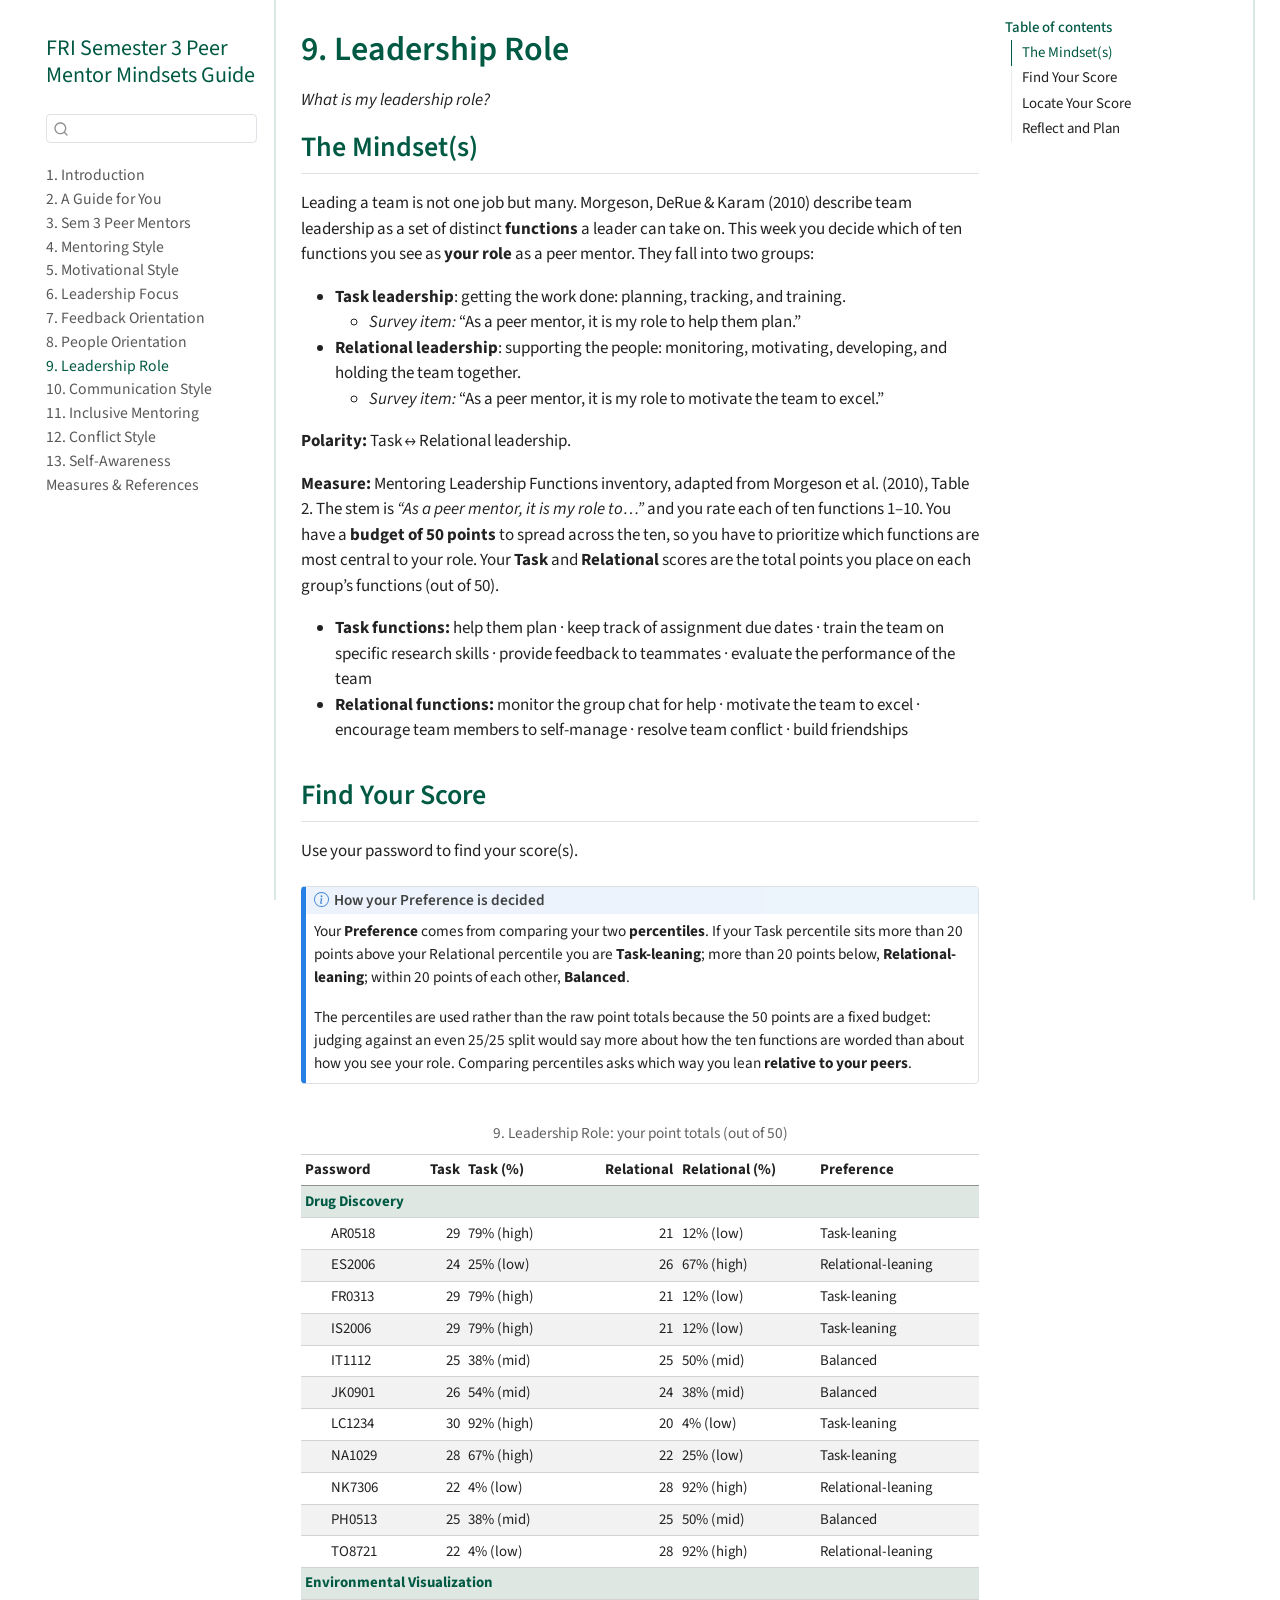
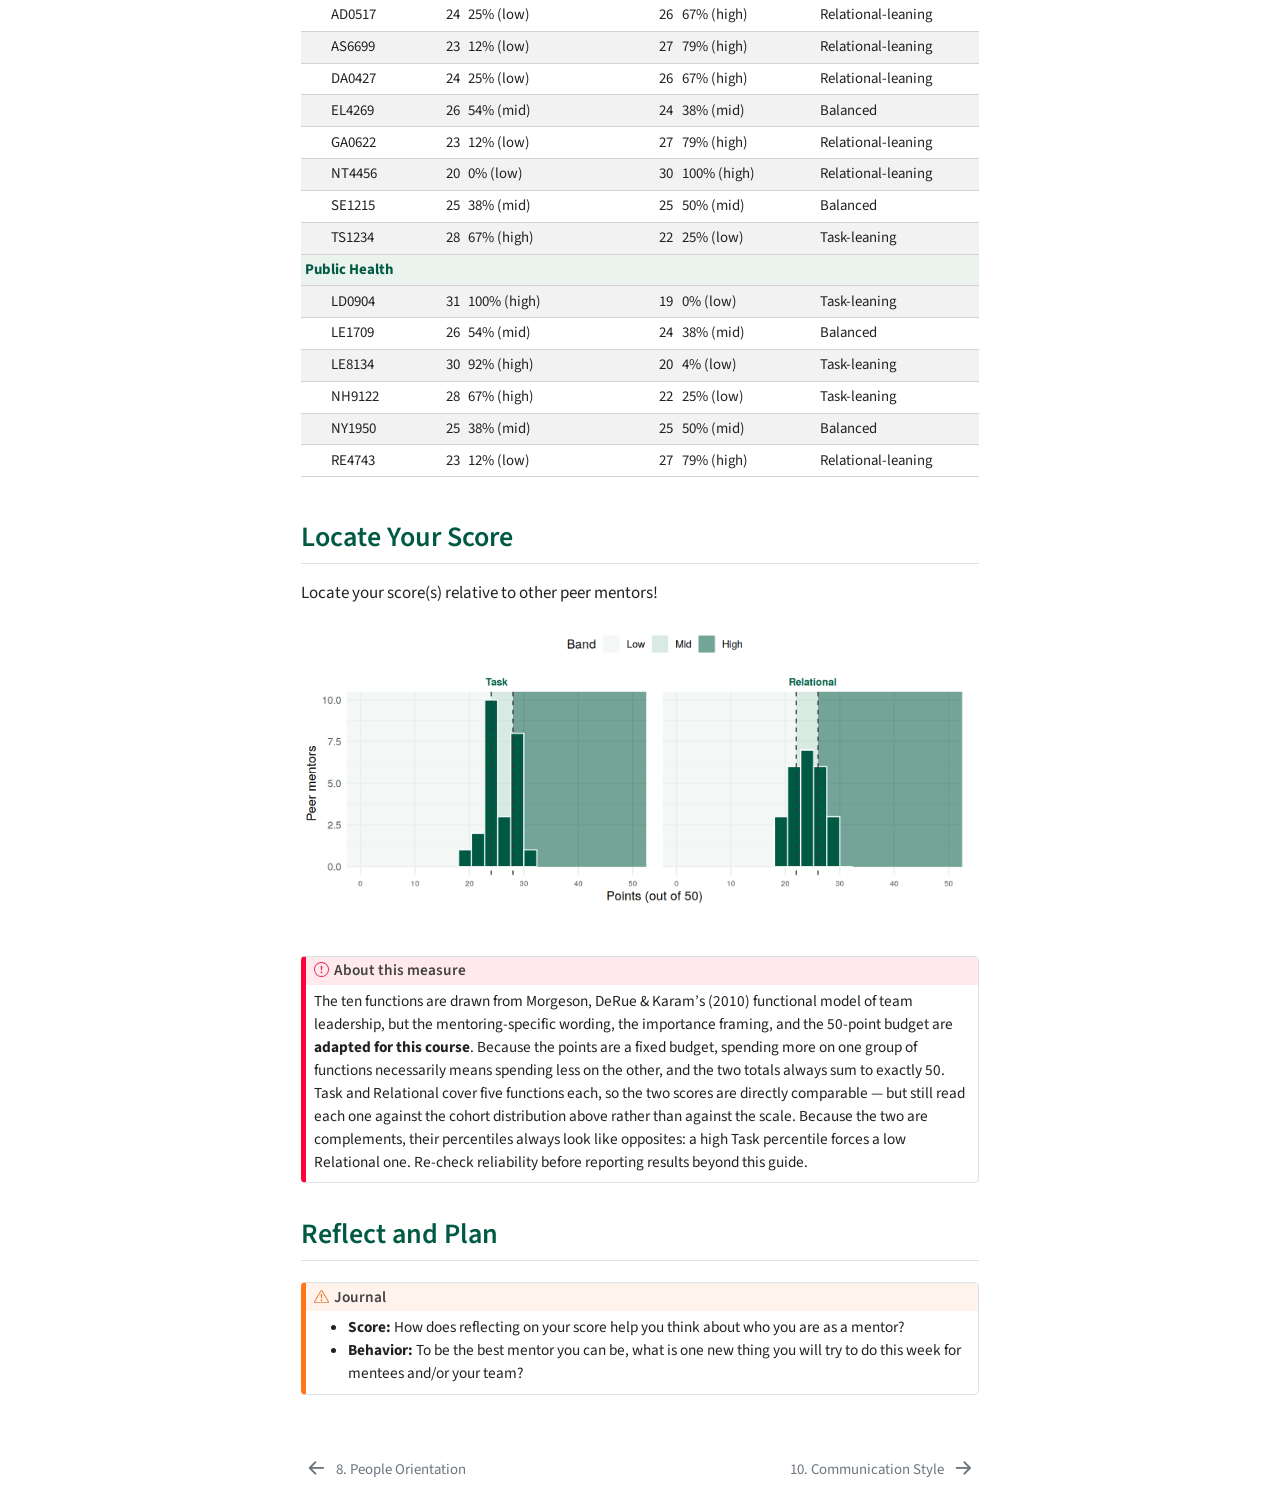
<file: docs/ch09-leadership-role.html>
<!DOCTYPE html>
<html xmlns="http://www.w3.org/1999/xhtml" lang="en" xml:lang="en"><head>

<meta charset="utf-8">
<meta name="generator" content="quarto-1.6.42">

<meta name="viewport" content="width=device-width, initial-scale=1.0, user-scalable=yes">


<title>9. Leadership Role – FRI Semester 3 Peer Mentor Mindsets Guide</title>
<style>
code{white-space: pre-wrap;}
span.smallcaps{font-variant: small-caps;}
div.columns{display: flex; gap: min(4vw, 1.5em);}
div.column{flex: auto; overflow-x: auto;}
div.hanging-indent{margin-left: 1.5em; text-indent: -1.5em;}
ul.task-list{list-style: none;}
ul.task-list li input[type="checkbox"] {
  width: 0.8em;
  margin: 0 0.8em 0.2em -1em; /* quarto-specific, see https://github.com/quarto-dev/quarto-cli/issues/4556 */ 
  vertical-align: middle;
}
</style>


<script src="site_libs/quarto-nav/quarto-nav.js"></script>
<script src="site_libs/quarto-nav/headroom.min.js"></script>
<script src="site_libs/clipboard/clipboard.min.js"></script>
<script src="site_libs/quarto-search/autocomplete.umd.js"></script>
<script src="site_libs/quarto-search/fuse.min.js"></script>
<script src="site_libs/quarto-search/quarto-search.js"></script>
<meta name="quarto:offset" content="./">
<link href="./ch10-communication-style.html" rel="next">
<link href="./ch08-people-orientation.html" rel="prev">
<script src="site_libs/quarto-html/quarto.js"></script>
<script src="site_libs/quarto-html/popper.min.js"></script>
<script src="site_libs/quarto-html/tippy.umd.min.js"></script>
<script src="site_libs/quarto-html/anchor.min.js"></script>
<link href="site_libs/quarto-html/tippy.css" rel="stylesheet">
<link href="site_libs/quarto-html/quarto-syntax-highlighting-2f5df379a58b258e96c21c0638c20c03.css" rel="stylesheet" id="quarto-text-highlighting-styles">
<script src="site_libs/bootstrap/bootstrap.min.js"></script>
<link href="site_libs/bootstrap/bootstrap-icons.css" rel="stylesheet">
<link href="site_libs/bootstrap/bootstrap-e4403f1dc1084fe5281ee2813bedc4ef.min.css" rel="stylesheet" append-hash="true" id="quarto-bootstrap" data-mode="light">
<script id="quarto-search-options" type="application/json">{
  "location": "sidebar",
  "copy-button": false,
  "collapse-after": 3,
  "panel-placement": "start",
  "type": "textbox",
  "limit": 50,
  "keyboard-shortcut": [
    "f",
    "/",
    "s"
  ],
  "show-item-context": false,
  "language": {
    "search-no-results-text": "No results",
    "search-matching-documents-text": "matching documents",
    "search-copy-link-title": "Copy link to search",
    "search-hide-matches-text": "Hide additional matches",
    "search-more-match-text": "more match in this document",
    "search-more-matches-text": "more matches in this document",
    "search-clear-button-title": "Clear",
    "search-text-placeholder": "",
    "search-detached-cancel-button-title": "Cancel",
    "search-submit-button-title": "Submit",
    "search-label": "Search"
  }
}</script>
<script src="site_libs/kePrint-0.0.1/kePrint.js"></script>
<link href="site_libs/lightable-0.0.1/lightable.css" rel="stylesheet">


</head>

<body class="nav-sidebar floating">

<div id="quarto-search-results"></div>
  <header id="quarto-header" class="headroom fixed-top">
  <nav class="quarto-secondary-nav">
    <div class="container-fluid d-flex">
      <button type="button" class="quarto-btn-toggle btn" data-bs-toggle="collapse" role="button" data-bs-target=".quarto-sidebar-collapse-item" aria-controls="quarto-sidebar" aria-expanded="false" aria-label="Toggle sidebar navigation" onclick="if (window.quartoToggleHeadroom) { window.quartoToggleHeadroom(); }">
        <i class="bi bi-layout-text-sidebar-reverse"></i>
      </button>
        <nav class="quarto-page-breadcrumbs" aria-label="breadcrumb"><ol class="breadcrumb"><li class="breadcrumb-item"><a href="./ch09-leadership-role.html">9. Leadership Role</a></li></ol></nav>
        <a class="flex-grow-1" role="navigation" data-bs-toggle="collapse" data-bs-target=".quarto-sidebar-collapse-item" aria-controls="quarto-sidebar" aria-expanded="false" aria-label="Toggle sidebar navigation" onclick="if (window.quartoToggleHeadroom) { window.quartoToggleHeadroom(); }">      
        </a>
      <button type="button" class="btn quarto-search-button" aria-label="Search" onclick="window.quartoOpenSearch();">
        <i class="bi bi-search"></i>
      </button>
    </div>
  </nav>
</header>
<!-- content -->
<div id="quarto-content" class="quarto-container page-columns page-rows-contents page-layout-article">
<!-- sidebar -->
  <nav id="quarto-sidebar" class="sidebar collapse collapse-horizontal quarto-sidebar-collapse-item sidebar-navigation floating overflow-auto">
    <div class="pt-lg-2 mt-2 text-left sidebar-header">
    <div class="sidebar-title mb-0 py-0">
      <a href="./">FRI Semester 3 Peer Mentor Mindsets Guide</a> 
    </div>
      </div>
        <div class="mt-2 flex-shrink-0 align-items-center">
        <div class="sidebar-search">
        <div id="quarto-search" class="" title="Search"></div>
        </div>
        </div>
    <div class="sidebar-menu-container"> 
    <ul class="list-unstyled mt-1">
        <li class="sidebar-item">
  <div class="sidebar-item-container"> 
  <a href="./index.html" class="sidebar-item-text sidebar-link">
 <span class="menu-text">1. Introduction</span></a>
  </div>
</li>
        <li class="sidebar-item">
  <div class="sidebar-item-container"> 
  <a href="./ch02-guide-for-you.html" class="sidebar-item-text sidebar-link">
 <span class="menu-text">2. A Guide for You</span></a>
  </div>
</li>
        <li class="sidebar-item">
  <div class="sidebar-item-container"> 
  <a href="./ch03-sem3-peer-mentors.html" class="sidebar-item-text sidebar-link">
 <span class="menu-text">3. Sem 3 Peer Mentors</span></a>
  </div>
</li>
        <li class="sidebar-item">
  <div class="sidebar-item-container"> 
  <a href="./ch04-mentoring-style.html" class="sidebar-item-text sidebar-link">
 <span class="menu-text">4. Mentoring Style</span></a>
  </div>
</li>
        <li class="sidebar-item">
  <div class="sidebar-item-container"> 
  <a href="./ch05-motivational-style.html" class="sidebar-item-text sidebar-link">
 <span class="menu-text">5. Motivational Style</span></a>
  </div>
</li>
        <li class="sidebar-item">
  <div class="sidebar-item-container"> 
  <a href="./ch06-leadership-focus.html" class="sidebar-item-text sidebar-link">
 <span class="menu-text">6. Leadership Focus</span></a>
  </div>
</li>
        <li class="sidebar-item">
  <div class="sidebar-item-container"> 
  <a href="./ch07-feedback-orientation.html" class="sidebar-item-text sidebar-link">
 <span class="menu-text">7. Feedback Orientation</span></a>
  </div>
</li>
        <li class="sidebar-item">
  <div class="sidebar-item-container"> 
  <a href="./ch08-people-orientation.html" class="sidebar-item-text sidebar-link">
 <span class="menu-text">8. People Orientation</span></a>
  </div>
</li>
        <li class="sidebar-item">
  <div class="sidebar-item-container"> 
  <a href="./ch09-leadership-role.html" class="sidebar-item-text sidebar-link active">
 <span class="menu-text">9. Leadership Role</span></a>
  </div>
</li>
        <li class="sidebar-item">
  <div class="sidebar-item-container"> 
  <a href="./ch10-communication-style.html" class="sidebar-item-text sidebar-link">
 <span class="menu-text">10. Communication Style</span></a>
  </div>
</li>
        <li class="sidebar-item">
  <div class="sidebar-item-container"> 
  <a href="./ch11-inclusive-mentoring.html" class="sidebar-item-text sidebar-link">
 <span class="menu-text">11. Inclusive Mentoring</span></a>
  </div>
</li>
        <li class="sidebar-item">
  <div class="sidebar-item-container"> 
  <a href="./ch12-conflict-style.html" class="sidebar-item-text sidebar-link">
 <span class="menu-text">12. Conflict Style</span></a>
  </div>
</li>
        <li class="sidebar-item">
  <div class="sidebar-item-container"> 
  <a href="./ch13-self-awareness.html" class="sidebar-item-text sidebar-link">
 <span class="menu-text">13. Self-Awareness</span></a>
  </div>
</li>
        <li class="sidebar-item">
  <div class="sidebar-item-container"> 
  <a href="./references.html" class="sidebar-item-text sidebar-link">
 <span class="menu-text">Measures &amp; References</span></a>
  </div>
</li>
    </ul>
    </div>
</nav>
<div id="quarto-sidebar-glass" class="quarto-sidebar-collapse-item" data-bs-toggle="collapse" data-bs-target=".quarto-sidebar-collapse-item"></div>
<!-- margin-sidebar -->
    <div id="quarto-margin-sidebar" class="sidebar margin-sidebar">
        <nav id="TOC" role="doc-toc" class="toc-active">
    <h2 id="toc-title">Table of contents</h2>
   
  <ul>
  <li><a href="#the-mindsets" id="toc-the-mindsets" class="nav-link active" data-scroll-target="#the-mindsets">The Mindset(s)</a></li>
  <li><a href="#find-your-score" id="toc-find-your-score" class="nav-link" data-scroll-target="#find-your-score">Find Your Score</a></li>
  <li><a href="#locate-your-score" id="toc-locate-your-score" class="nav-link" data-scroll-target="#locate-your-score">Locate Your Score</a></li>
  <li><a href="#reflect-and-plan" id="toc-reflect-and-plan" class="nav-link" data-scroll-target="#reflect-and-plan">Reflect and Plan</a></li>
  </ul>
</nav>
    </div>
<!-- main -->
<main class="content" id="quarto-document-content">

<header id="title-block-header" class="quarto-title-block default">
<div class="quarto-title">
<h1 class="title">9. Leadership Role</h1>
</div>



<div class="quarto-title-meta">

    
  
    
  </div>
  


</header>


<p><em>What is my leadership role?</em></p>
<section id="the-mindsets" class="level2 unnumbered">
<h2 class="unnumbered anchored" data-anchor-id="the-mindsets">The Mindset(s)</h2>
<p>Leading a team is not one job but many. Morgeson, DeRue &amp; Karam (2010) describe team leadership as a set of distinct <strong>functions</strong> a leader can take on. This week you decide which of ten functions you see as <strong>your role</strong> as a peer mentor. They fall into two groups:</p>
<ul>
<li><strong>Task leadership</strong>: getting the work done: planning, tracking, and training.
<ul>
<li><em>Survey item:</em> “As a peer mentor, it is my role to help them plan.”</li>
</ul></li>
<li><strong>Relational leadership</strong>: supporting the people: monitoring, motivating, developing, and holding the team together.
<ul>
<li><em>Survey item:</em> “As a peer mentor, it is my role to motivate the team to excel.”</li>
</ul></li>
</ul>
<p><strong>Polarity:</strong> Task ↔︎ Relational leadership.</p>
<p><strong>Measure:</strong> Mentoring Leadership Functions inventory, adapted from Morgeson et al.&nbsp;(2010), Table 2. The stem is <em>“As a peer mentor, it is my role to…”</em> and you rate each of ten functions 1–10. You have a <strong>budget of 50 points</strong> to spread across the ten, so you have to prioritize which functions are most central to your role. Your <strong>Task</strong> and <strong>Relational</strong> scores are the total points you place on each group’s functions (out of 50).</p>
<ul>
<li><strong>Task functions:</strong> help them plan · keep track of assignment due dates · train the team on specific research skills · provide feedback to teammates · evaluate the performance of the team</li>
<li><strong>Relational functions:</strong> monitor the group chat for help · motivate the team to excel · encourage team members to self-manage · resolve team conflict · build friendships</li>
</ul>
</section>
<section id="find-your-score" class="level2 unnumbered">
<h2 class="unnumbered anchored" data-anchor-id="find-your-score">Find Your Score</h2>
<p>Use your password to find your score(s).</p>
<div class="callout callout-style-default callout-note callout-titled">
<div class="callout-header d-flex align-content-center">
<div class="callout-icon-container">
<i class="callout-icon"></i>
</div>
<div class="callout-title-container flex-fill">
How your Preference is decided
</div>
</div>
<div class="callout-body-container callout-body">
<p>Your <strong>Preference</strong> comes from comparing your two <strong>percentiles</strong>. If your Task percentile sits more than 20 points above your Relational percentile you are <strong>Task-leaning</strong>; more than 20 points below, <strong>Relational-leaning</strong>; within 20 points of each other, <strong>Balanced</strong>.</p>
<p>The percentiles are used rather than the raw point totals because the 50 points are a fixed budget: judging against an even 25/25 split would say more about how the ten functions are worded than about how you see your role. Comparing percentiles asks which way you lean <strong>relative to your peers</strong>.</p>
</div>
</div>
<div class="cell">
<div class="cell-output-display">
<table class="table table-striped table-hover table-condensed caption-top table-sm small" data-quarto-postprocess="true">
<caption>9. Leadership Role: your point totals (out of 50)</caption>
<thead>
<tr class="header">
<th style="text-align: left;" data-quarto-table-cell-role="th">Password</th>
<th style="text-align: right;" data-quarto-table-cell-role="th">Task</th>
<th style="text-align: left;" data-quarto-table-cell-role="th">Task (%)</th>
<th style="text-align: right;" data-quarto-table-cell-role="th">Relational</th>
<th style="text-align: left;" data-quarto-table-cell-role="th">Relational (%)</th>
<th style="text-align: left;" data-quarto-table-cell-role="th">Preference</th>
</tr>
</thead>
<tbody>
<tr class="odd" data-grouplength="11">
<td colspan="6" style="background-color: #EAF3EE; color: #005A43"><strong>Drug Discovery</strong></td>
</tr>
<tr class="even">
<td style="text-align: left; padding-left: 2em;" data-indentlevel="1">AR0518</td>
<td style="text-align: right;">29</td>
<td style="text-align: left;">79% (high)</td>
<td style="text-align: right;">21</td>
<td style="text-align: left;">12% (low)</td>
<td style="text-align: left;">Task-leaning</td>
</tr>
<tr class="odd">
<td style="text-align: left; padding-left: 2em;" data-indentlevel="1">ES2006</td>
<td style="text-align: right;">24</td>
<td style="text-align: left;">25% (low)</td>
<td style="text-align: right;">26</td>
<td style="text-align: left;">67% (high)</td>
<td style="text-align: left;">Relational-leaning</td>
</tr>
<tr class="even">
<td style="text-align: left; padding-left: 2em;" data-indentlevel="1">FR0313</td>
<td style="text-align: right;">29</td>
<td style="text-align: left;">79% (high)</td>
<td style="text-align: right;">21</td>
<td style="text-align: left;">12% (low)</td>
<td style="text-align: left;">Task-leaning</td>
</tr>
<tr class="odd">
<td style="text-align: left; padding-left: 2em;" data-indentlevel="1">IS2006</td>
<td style="text-align: right;">29</td>
<td style="text-align: left;">79% (high)</td>
<td style="text-align: right;">21</td>
<td style="text-align: left;">12% (low)</td>
<td style="text-align: left;">Task-leaning</td>
</tr>
<tr class="even">
<td style="text-align: left; padding-left: 2em;" data-indentlevel="1">IT1112</td>
<td style="text-align: right;">25</td>
<td style="text-align: left;">38% (mid)</td>
<td style="text-align: right;">25</td>
<td style="text-align: left;">50% (mid)</td>
<td style="text-align: left;">Balanced</td>
</tr>
<tr class="odd">
<td style="text-align: left; padding-left: 2em;" data-indentlevel="1">JK0901</td>
<td style="text-align: right;">26</td>
<td style="text-align: left;">54% (mid)</td>
<td style="text-align: right;">24</td>
<td style="text-align: left;">38% (mid)</td>
<td style="text-align: left;">Balanced</td>
</tr>
<tr class="even">
<td style="text-align: left; padding-left: 2em;" data-indentlevel="1">LC1234</td>
<td style="text-align: right;">30</td>
<td style="text-align: left;">92% (high)</td>
<td style="text-align: right;">20</td>
<td style="text-align: left;">4% (low)</td>
<td style="text-align: left;">Task-leaning</td>
</tr>
<tr class="odd">
<td style="text-align: left; padding-left: 2em;" data-indentlevel="1">NA1029</td>
<td style="text-align: right;">28</td>
<td style="text-align: left;">67% (high)</td>
<td style="text-align: right;">22</td>
<td style="text-align: left;">25% (low)</td>
<td style="text-align: left;">Task-leaning</td>
</tr>
<tr class="even">
<td style="text-align: left; padding-left: 2em;" data-indentlevel="1">NK7306</td>
<td style="text-align: right;">22</td>
<td style="text-align: left;">4% (low)</td>
<td style="text-align: right;">28</td>
<td style="text-align: left;">92% (high)</td>
<td style="text-align: left;">Relational-leaning</td>
</tr>
<tr class="odd">
<td style="text-align: left; padding-left: 2em;" data-indentlevel="1">PH0513</td>
<td style="text-align: right;">25</td>
<td style="text-align: left;">38% (mid)</td>
<td style="text-align: right;">25</td>
<td style="text-align: left;">50% (mid)</td>
<td style="text-align: left;">Balanced</td>
</tr>
<tr class="even">
<td style="text-align: left; padding-left: 2em;" data-indentlevel="1">TO8721</td>
<td style="text-align: right;">22</td>
<td style="text-align: left;">4% (low)</td>
<td style="text-align: right;">28</td>
<td style="text-align: left;">92% (high)</td>
<td style="text-align: left;">Relational-leaning</td>
</tr>
<tr class="odd" data-grouplength="8">
<td colspan="6" style="background-color: #EAF3EE; color: #005A43"><strong>Environmental Visualization</strong></td>
</tr>
<tr class="even">
<td style="text-align: left; padding-left: 2em;" data-indentlevel="1">AD0517</td>
<td style="text-align: right;">24</td>
<td style="text-align: left;">25% (low)</td>
<td style="text-align: right;">26</td>
<td style="text-align: left;">67% (high)</td>
<td style="text-align: left;">Relational-leaning</td>
</tr>
<tr class="odd">
<td style="text-align: left; padding-left: 2em;" data-indentlevel="1">AS6699</td>
<td style="text-align: right;">23</td>
<td style="text-align: left;">12% (low)</td>
<td style="text-align: right;">27</td>
<td style="text-align: left;">79% (high)</td>
<td style="text-align: left;">Relational-leaning</td>
</tr>
<tr class="even">
<td style="text-align: left; padding-left: 2em;" data-indentlevel="1">DA0427</td>
<td style="text-align: right;">24</td>
<td style="text-align: left;">25% (low)</td>
<td style="text-align: right;">26</td>
<td style="text-align: left;">67% (high)</td>
<td style="text-align: left;">Relational-leaning</td>
</tr>
<tr class="odd">
<td style="text-align: left; padding-left: 2em;" data-indentlevel="1">EL4269</td>
<td style="text-align: right;">26</td>
<td style="text-align: left;">54% (mid)</td>
<td style="text-align: right;">24</td>
<td style="text-align: left;">38% (mid)</td>
<td style="text-align: left;">Balanced</td>
</tr>
<tr class="even">
<td style="text-align: left; padding-left: 2em;" data-indentlevel="1">GA0622</td>
<td style="text-align: right;">23</td>
<td style="text-align: left;">12% (low)</td>
<td style="text-align: right;">27</td>
<td style="text-align: left;">79% (high)</td>
<td style="text-align: left;">Relational-leaning</td>
</tr>
<tr class="odd">
<td style="text-align: left; padding-left: 2em;" data-indentlevel="1">NT4456</td>
<td style="text-align: right;">20</td>
<td style="text-align: left;">0% (low)</td>
<td style="text-align: right;">30</td>
<td style="text-align: left;">100% (high)</td>
<td style="text-align: left;">Relational-leaning</td>
</tr>
<tr class="even">
<td style="text-align: left; padding-left: 2em;" data-indentlevel="1">SE1215</td>
<td style="text-align: right;">25</td>
<td style="text-align: left;">38% (mid)</td>
<td style="text-align: right;">25</td>
<td style="text-align: left;">50% (mid)</td>
<td style="text-align: left;">Balanced</td>
</tr>
<tr class="odd">
<td style="text-align: left; padding-left: 2em;" data-indentlevel="1">TS1234</td>
<td style="text-align: right;">28</td>
<td style="text-align: left;">67% (high)</td>
<td style="text-align: right;">22</td>
<td style="text-align: left;">25% (low)</td>
<td style="text-align: left;">Task-leaning</td>
</tr>
<tr class="even" data-grouplength="6">
<td colspan="6" style="background-color: #EAF3EE; color: #005A43"><strong>Public Health</strong></td>
</tr>
<tr class="odd">
<td style="text-align: left; padding-left: 2em;" data-indentlevel="1">LD0904</td>
<td style="text-align: right;">31</td>
<td style="text-align: left;">100% (high)</td>
<td style="text-align: right;">19</td>
<td style="text-align: left;">0% (low)</td>
<td style="text-align: left;">Task-leaning</td>
</tr>
<tr class="even">
<td style="text-align: left; padding-left: 2em;" data-indentlevel="1">LE1709</td>
<td style="text-align: right;">26</td>
<td style="text-align: left;">54% (mid)</td>
<td style="text-align: right;">24</td>
<td style="text-align: left;">38% (mid)</td>
<td style="text-align: left;">Balanced</td>
</tr>
<tr class="odd">
<td style="text-align: left; padding-left: 2em;" data-indentlevel="1">LE8134</td>
<td style="text-align: right;">30</td>
<td style="text-align: left;">92% (high)</td>
<td style="text-align: right;">20</td>
<td style="text-align: left;">4% (low)</td>
<td style="text-align: left;">Task-leaning</td>
</tr>
<tr class="even">
<td style="text-align: left; padding-left: 2em;" data-indentlevel="1">NH9122</td>
<td style="text-align: right;">28</td>
<td style="text-align: left;">67% (high)</td>
<td style="text-align: right;">22</td>
<td style="text-align: left;">25% (low)</td>
<td style="text-align: left;">Task-leaning</td>
</tr>
<tr class="odd">
<td style="text-align: left; padding-left: 2em;" data-indentlevel="1">NY1950</td>
<td style="text-align: right;">25</td>
<td style="text-align: left;">38% (mid)</td>
<td style="text-align: right;">25</td>
<td style="text-align: left;">50% (mid)</td>
<td style="text-align: left;">Balanced</td>
</tr>
<tr class="even">
<td style="text-align: left; padding-left: 2em;" data-indentlevel="1">RE4743</td>
<td style="text-align: right;">23</td>
<td style="text-align: left;">12% (low)</td>
<td style="text-align: right;">27</td>
<td style="text-align: left;">79% (high)</td>
<td style="text-align: left;">Relational-leaning</td>
</tr>
</tbody>
</table>


</div>
</div>
</section>
<section id="locate-your-score" class="level2 unnumbered">
<h2 class="unnumbered anchored" data-anchor-id="locate-your-score">Locate Your Score</h2>
<p>Locate your score(s) relative to other peer mentors!</p>
<div class="cell">
<div class="cell-output-display">
<div>
<figure class="figure">
<p><img src="ch09-leadership-role_files/figure-html/ch09-leadership-role-plot-1.png" class="img-fluid figure-img" width="864"></p>
</figure>
</div>
</div>
</div>
<div class="callout callout-style-default callout-important callout-titled">
<div class="callout-header d-flex align-content-center">
<div class="callout-icon-container">
<i class="callout-icon"></i>
</div>
<div class="callout-title-container flex-fill">
About this measure
</div>
</div>
<div class="callout-body-container callout-body">
<p>The ten functions are drawn from Morgeson, DeRue &amp; Karam’s (2010) functional model of team leadership, but the mentoring-specific wording, the importance framing, and the 50-point budget are <strong>adapted for this course</strong>. Because the points are a fixed budget, spending more on one group of functions necessarily means spending less on the other, and the two totals always sum to exactly 50. Task and Relational cover five functions each, so the two scores are directly comparable — but still read each one against the cohort distribution above rather than against the scale. Because the two are complements, their percentiles always look like opposites: a high Task percentile forces a low Relational one. Re-check reliability before reporting results beyond this guide.</p>
</div>
</div>
</section>
<section id="reflect-and-plan" class="level2">
<h2 class="anchored" data-anchor-id="reflect-and-plan">Reflect and Plan</h2>
<div class="callout callout-style-default callout-warning callout-titled">
<div class="callout-header d-flex align-content-center">
<div class="callout-icon-container">
<i class="callout-icon"></i>
</div>
<div class="callout-title-container flex-fill">
Journal
</div>
</div>
<div class="callout-body-container callout-body">
<ul>
<li><strong>Score:</strong> How does reflecting on your score help you think about who you are as a mentor?</li>
<li><strong>Behavior:</strong> To be the best mentor you can be, what is one new thing you will try to do this week for mentees and/or your team?</li>
</ul>
</div>
</div>


</section>

</main> <!-- /main -->
<script id="quarto-html-after-body" type="application/javascript">
window.document.addEventListener("DOMContentLoaded", function (event) {
  const toggleBodyColorMode = (bsSheetEl) => {
    const mode = bsSheetEl.getAttribute("data-mode");
    const bodyEl = window.document.querySelector("body");
    if (mode === "dark") {
      bodyEl.classList.add("quarto-dark");
      bodyEl.classList.remove("quarto-light");
    } else {
      bodyEl.classList.add("quarto-light");
      bodyEl.classList.remove("quarto-dark");
    }
  }
  const toggleBodyColorPrimary = () => {
    const bsSheetEl = window.document.querySelector("link#quarto-bootstrap");
    if (bsSheetEl) {
      toggleBodyColorMode(bsSheetEl);
    }
  }
  toggleBodyColorPrimary();  
  const icon = "";
  const anchorJS = new window.AnchorJS();
  anchorJS.options = {
    placement: 'right',
    icon: icon
  };
  anchorJS.add('.anchored');
  const isCodeAnnotation = (el) => {
    for (const clz of el.classList) {
      if (clz.startsWith('code-annotation-')) {                     
        return true;
      }
    }
    return false;
  }
  const onCopySuccess = function(e) {
    // button target
    const button = e.trigger;
    // don't keep focus
    button.blur();
    // flash "checked"
    button.classList.add('code-copy-button-checked');
    var currentTitle = button.getAttribute("title");
    button.setAttribute("title", "Copied!");
    let tooltip;
    if (window.bootstrap) {
      button.setAttribute("data-bs-toggle", "tooltip");
      button.setAttribute("data-bs-placement", "left");
      button.setAttribute("data-bs-title", "Copied!");
      tooltip = new bootstrap.Tooltip(button, 
        { trigger: "manual", 
          customClass: "code-copy-button-tooltip",
          offset: [0, -8]});
      tooltip.show();    
    }
    setTimeout(function() {
      if (tooltip) {
        tooltip.hide();
        button.removeAttribute("data-bs-title");
        button.removeAttribute("data-bs-toggle");
        button.removeAttribute("data-bs-placement");
      }
      button.setAttribute("title", currentTitle);
      button.classList.remove('code-copy-button-checked');
    }, 1000);
    // clear code selection
    e.clearSelection();
  }
  const getTextToCopy = function(trigger) {
      const codeEl = trigger.previousElementSibling.cloneNode(true);
      for (const childEl of codeEl.children) {
        if (isCodeAnnotation(childEl)) {
          childEl.remove();
        }
      }
      return codeEl.innerText;
  }
  const clipboard = new window.ClipboardJS('.code-copy-button:not([data-in-quarto-modal])', {
    text: getTextToCopy
  });
  clipboard.on('success', onCopySuccess);
  if (window.document.getElementById('quarto-embedded-source-code-modal')) {
    const clipboardModal = new window.ClipboardJS('.code-copy-button[data-in-quarto-modal]', {
      text: getTextToCopy,
      container: window.document.getElementById('quarto-embedded-source-code-modal')
    });
    clipboardModal.on('success', onCopySuccess);
  }
    var localhostRegex = new RegExp(/^(?:http|https):\/\/localhost\:?[0-9]*\//);
    var mailtoRegex = new RegExp(/^mailto:/);
      var filterRegex = new RegExp('/' + window.location.host + '/');
    var isInternal = (href) => {
        return filterRegex.test(href) || localhostRegex.test(href) || mailtoRegex.test(href);
    }
    // Inspect non-navigation links and adorn them if external
 	var links = window.document.querySelectorAll('a[href]:not(.nav-link):not(.navbar-brand):not(.toc-action):not(.sidebar-link):not(.sidebar-item-toggle):not(.pagination-link):not(.no-external):not([aria-hidden]):not(.dropdown-item):not(.quarto-navigation-tool):not(.about-link)');
    for (var i=0; i<links.length; i++) {
      const link = links[i];
      if (!isInternal(link.href)) {
        // undo the damage that might have been done by quarto-nav.js in the case of
        // links that we want to consider external
        if (link.dataset.originalHref !== undefined) {
          link.href = link.dataset.originalHref;
        }
      }
    }
  function tippyHover(el, contentFn, onTriggerFn, onUntriggerFn) {
    const config = {
      allowHTML: true,
      maxWidth: 500,
      delay: 100,
      arrow: false,
      appendTo: function(el) {
          return el.parentElement;
      },
      interactive: true,
      interactiveBorder: 10,
      theme: 'quarto',
      placement: 'bottom-start',
    };
    if (contentFn) {
      config.content = contentFn;
    }
    if (onTriggerFn) {
      config.onTrigger = onTriggerFn;
    }
    if (onUntriggerFn) {
      config.onUntrigger = onUntriggerFn;
    }
    window.tippy(el, config); 
  }
  const noterefs = window.document.querySelectorAll('a[role="doc-noteref"]');
  for (var i=0; i<noterefs.length; i++) {
    const ref = noterefs[i];
    tippyHover(ref, function() {
      // use id or data attribute instead here
      let href = ref.getAttribute('data-footnote-href') || ref.getAttribute('href');
      try { href = new URL(href).hash; } catch {}
      const id = href.replace(/^#\/?/, "");
      const note = window.document.getElementById(id);
      if (note) {
        return note.innerHTML;
      } else {
        return "";
      }
    });
  }
  const xrefs = window.document.querySelectorAll('a.quarto-xref');
  const processXRef = (id, note) => {
    // Strip column container classes
    const stripColumnClz = (el) => {
      el.classList.remove("page-full", "page-columns");
      if (el.children) {
        for (const child of el.children) {
          stripColumnClz(child);
        }
      }
    }
    stripColumnClz(note)
    if (id === null || id.startsWith('sec-')) {
      // Special case sections, only their first couple elements
      const container = document.createElement("div");
      if (note.children && note.children.length > 2) {
        container.appendChild(note.children[0].cloneNode(true));
        for (let i = 1; i < note.children.length; i++) {
          const child = note.children[i];
          if (child.tagName === "P" && child.innerText === "") {
            continue;
          } else {
            container.appendChild(child.cloneNode(true));
            break;
          }
        }
        if (window.Quarto?.typesetMath) {
          window.Quarto.typesetMath(container);
        }
        return container.innerHTML
      } else {
        if (window.Quarto?.typesetMath) {
          window.Quarto.typesetMath(note);
        }
        return note.innerHTML;
      }
    } else {
      // Remove any anchor links if they are present
      const anchorLink = note.querySelector('a.anchorjs-link');
      if (anchorLink) {
        anchorLink.remove();
      }
      if (window.Quarto?.typesetMath) {
        window.Quarto.typesetMath(note);
      }
      if (note.classList.contains("callout")) {
        return note.outerHTML;
      } else {
        return note.innerHTML;
      }
    }
  }
  for (var i=0; i<xrefs.length; i++) {
    const xref = xrefs[i];
    tippyHover(xref, undefined, function(instance) {
      instance.disable();
      let url = xref.getAttribute('href');
      let hash = undefined; 
      if (url.startsWith('#')) {
        hash = url;
      } else {
        try { hash = new URL(url).hash; } catch {}
      }
      if (hash) {
        const id = hash.replace(/^#\/?/, "");
        const note = window.document.getElementById(id);
        if (note !== null) {
          try {
            const html = processXRef(id, note.cloneNode(true));
            instance.setContent(html);
          } finally {
            instance.enable();
            instance.show();
          }
        } else {
          // See if we can fetch this
          fetch(url.split('#')[0])
          .then(res => res.text())
          .then(html => {
            const parser = new DOMParser();
            const htmlDoc = parser.parseFromString(html, "text/html");
            const note = htmlDoc.getElementById(id);
            if (note !== null) {
              const html = processXRef(id, note);
              instance.setContent(html);
            } 
          }).finally(() => {
            instance.enable();
            instance.show();
          });
        }
      } else {
        // See if we can fetch a full url (with no hash to target)
        // This is a special case and we should probably do some content thinning / targeting
        fetch(url)
        .then(res => res.text())
        .then(html => {
          const parser = new DOMParser();
          const htmlDoc = parser.parseFromString(html, "text/html");
          const note = htmlDoc.querySelector('main.content');
          if (note !== null) {
            // This should only happen for chapter cross references
            // (since there is no id in the URL)
            // remove the first header
            if (note.children.length > 0 && note.children[0].tagName === "HEADER") {
              note.children[0].remove();
            }
            const html = processXRef(null, note);
            instance.setContent(html);
          } 
        }).finally(() => {
          instance.enable();
          instance.show();
        });
      }
    }, function(instance) {
    });
  }
      let selectedAnnoteEl;
      const selectorForAnnotation = ( cell, annotation) => {
        let cellAttr = 'data-code-cell="' + cell + '"';
        let lineAttr = 'data-code-annotation="' +  annotation + '"';
        const selector = 'span[' + cellAttr + '][' + lineAttr + ']';
        return selector;
      }
      const selectCodeLines = (annoteEl) => {
        const doc = window.document;
        const targetCell = annoteEl.getAttribute("data-target-cell");
        const targetAnnotation = annoteEl.getAttribute("data-target-annotation");
        const annoteSpan = window.document.querySelector(selectorForAnnotation(targetCell, targetAnnotation));
        const lines = annoteSpan.getAttribute("data-code-lines").split(",");
        const lineIds = lines.map((line) => {
          return targetCell + "-" + line;
        })
        let top = null;
        let height = null;
        let parent = null;
        if (lineIds.length > 0) {
            //compute the position of the single el (top and bottom and make a div)
            const el = window.document.getElementById(lineIds[0]);
            top = el.offsetTop;
            height = el.offsetHeight;
            parent = el.parentElement.parentElement;
          if (lineIds.length > 1) {
            const lastEl = window.document.getElementById(lineIds[lineIds.length - 1]);
            const bottom = lastEl.offsetTop + lastEl.offsetHeight;
            height = bottom - top;
          }
          if (top !== null && height !== null && parent !== null) {
            // cook up a div (if necessary) and position it 
            let div = window.document.getElementById("code-annotation-line-highlight");
            if (div === null) {
              div = window.document.createElement("div");
              div.setAttribute("id", "code-annotation-line-highlight");
              div.style.position = 'absolute';
              parent.appendChild(div);
            }
            div.style.top = top - 2 + "px";
            div.style.height = height + 4 + "px";
            div.style.left = 0;
            let gutterDiv = window.document.getElementById("code-annotation-line-highlight-gutter");
            if (gutterDiv === null) {
              gutterDiv = window.document.createElement("div");
              gutterDiv.setAttribute("id", "code-annotation-line-highlight-gutter");
              gutterDiv.style.position = 'absolute';
              const codeCell = window.document.getElementById(targetCell);
              const gutter = codeCell.querySelector('.code-annotation-gutter');
              gutter.appendChild(gutterDiv);
            }
            gutterDiv.style.top = top - 2 + "px";
            gutterDiv.style.height = height + 4 + "px";
          }
          selectedAnnoteEl = annoteEl;
        }
      };
      const unselectCodeLines = () => {
        const elementsIds = ["code-annotation-line-highlight", "code-annotation-line-highlight-gutter"];
        elementsIds.forEach((elId) => {
          const div = window.document.getElementById(elId);
          if (div) {
            div.remove();
          }
        });
        selectedAnnoteEl = undefined;
      };
        // Handle positioning of the toggle
    window.addEventListener(
      "resize",
      throttle(() => {
        elRect = undefined;
        if (selectedAnnoteEl) {
          selectCodeLines(selectedAnnoteEl);
        }
      }, 10)
    );
    function throttle(fn, ms) {
    let throttle = false;
    let timer;
      return (...args) => {
        if(!throttle) { // first call gets through
            fn.apply(this, args);
            throttle = true;
        } else { // all the others get throttled
            if(timer) clearTimeout(timer); // cancel #2
            timer = setTimeout(() => {
              fn.apply(this, args);
              timer = throttle = false;
            }, ms);
        }
      };
    }
      // Attach click handler to the DT
      const annoteDls = window.document.querySelectorAll('dt[data-target-cell]');
      for (const annoteDlNode of annoteDls) {
        annoteDlNode.addEventListener('click', (event) => {
          const clickedEl = event.target;
          if (clickedEl !== selectedAnnoteEl) {
            unselectCodeLines();
            const activeEl = window.document.querySelector('dt[data-target-cell].code-annotation-active');
            if (activeEl) {
              activeEl.classList.remove('code-annotation-active');
            }
            selectCodeLines(clickedEl);
            clickedEl.classList.add('code-annotation-active');
          } else {
            // Unselect the line
            unselectCodeLines();
            clickedEl.classList.remove('code-annotation-active');
          }
        });
      }
  const findCites = (el) => {
    const parentEl = el.parentElement;
    if (parentEl) {
      const cites = parentEl.dataset.cites;
      if (cites) {
        return {
          el,
          cites: cites.split(' ')
        };
      } else {
        return findCites(el.parentElement)
      }
    } else {
      return undefined;
    }
  };
  var bibliorefs = window.document.querySelectorAll('a[role="doc-biblioref"]');
  for (var i=0; i<bibliorefs.length; i++) {
    const ref = bibliorefs[i];
    const citeInfo = findCites(ref);
    if (citeInfo) {
      tippyHover(citeInfo.el, function() {
        var popup = window.document.createElement('div');
        citeInfo.cites.forEach(function(cite) {
          var citeDiv = window.document.createElement('div');
          citeDiv.classList.add('hanging-indent');
          citeDiv.classList.add('csl-entry');
          var biblioDiv = window.document.getElementById('ref-' + cite);
          if (biblioDiv) {
            citeDiv.innerHTML = biblioDiv.innerHTML;
          }
          popup.appendChild(citeDiv);
        });
        return popup.innerHTML;
      });
    }
  }
});
</script>
<nav class="page-navigation">
  <div class="nav-page nav-page-previous">
      <a href="./ch08-people-orientation.html" class="pagination-link" aria-label="8. People Orientation">
        <i class="bi bi-arrow-left-short"></i> <span class="nav-page-text">8. People Orientation</span>
      </a>          
  </div>
  <div class="nav-page nav-page-next">
      <a href="./ch10-communication-style.html" class="pagination-link" aria-label="10. Communication Style">
        <span class="nav-page-text">10. Communication Style</span> <i class="bi bi-arrow-right-short"></i>
      </a>
  </div>
</nav>
</div> <!-- /content -->




</body></html>
</file>
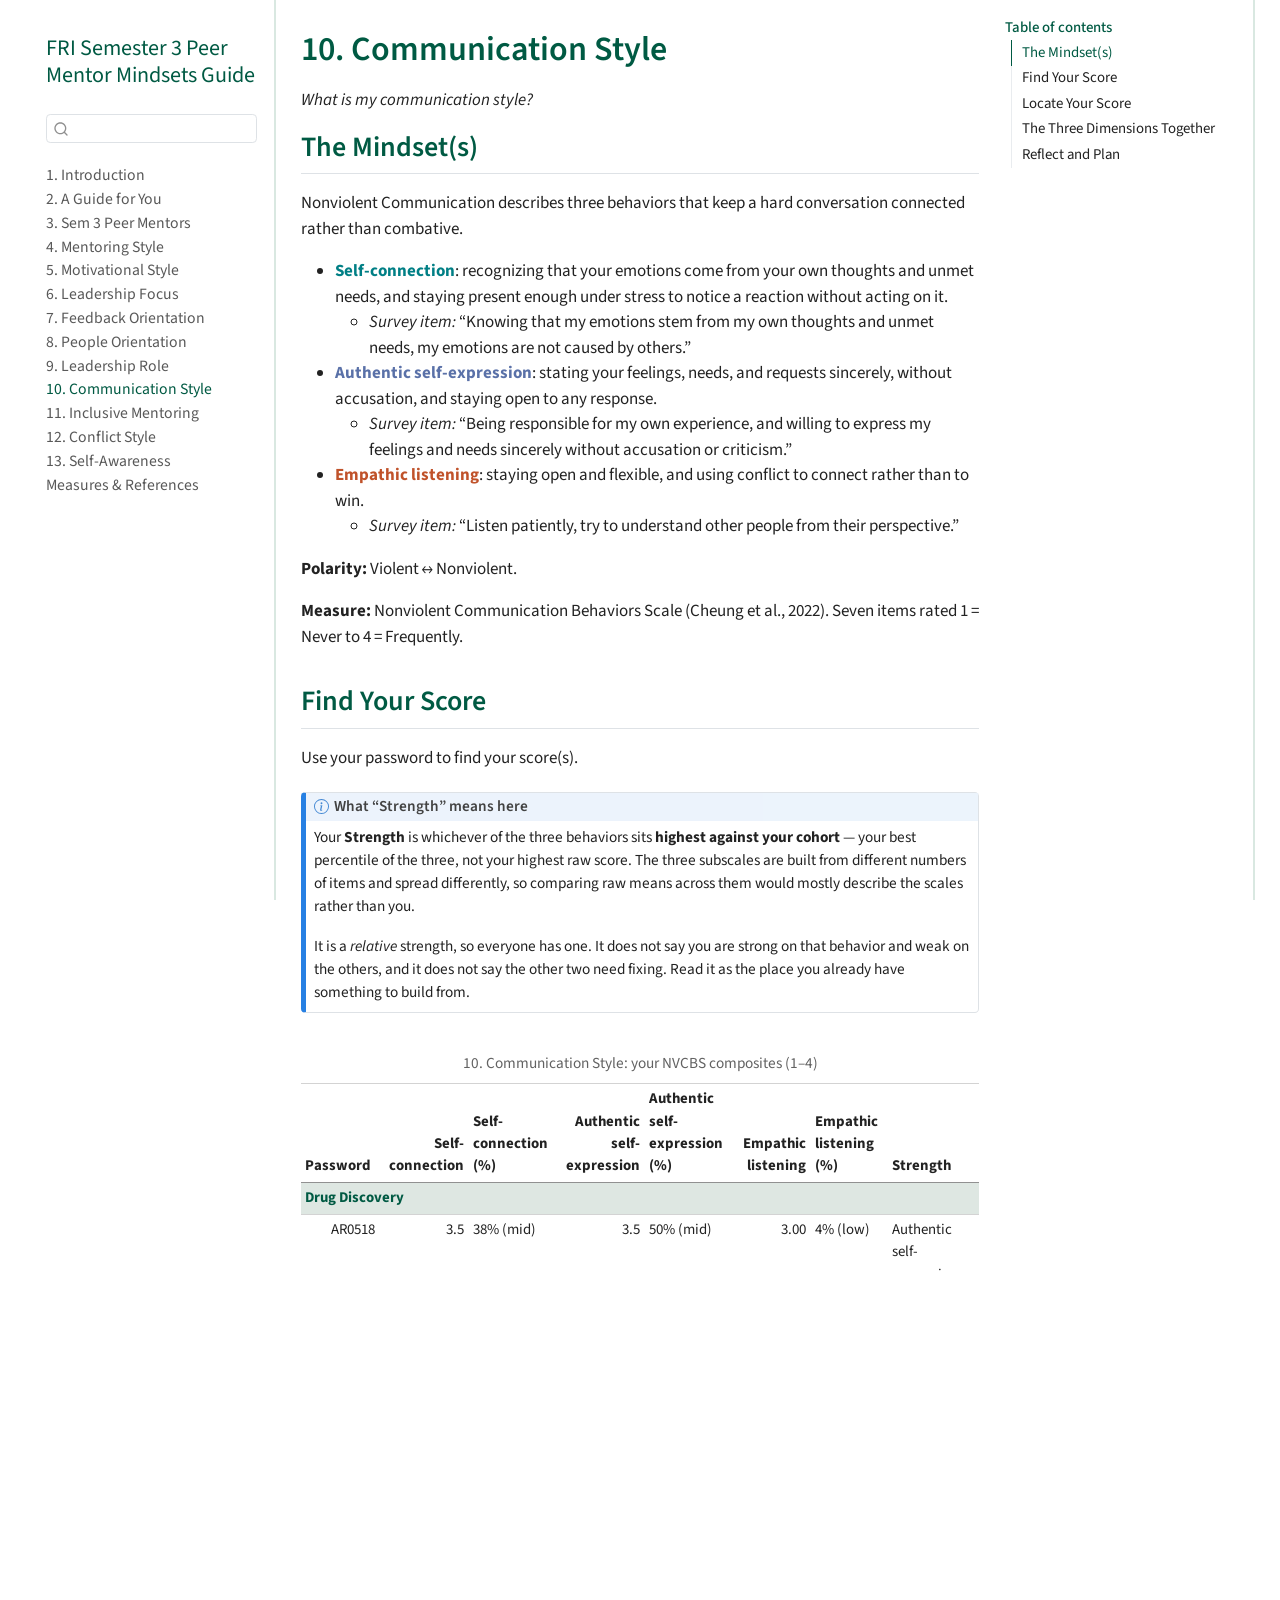
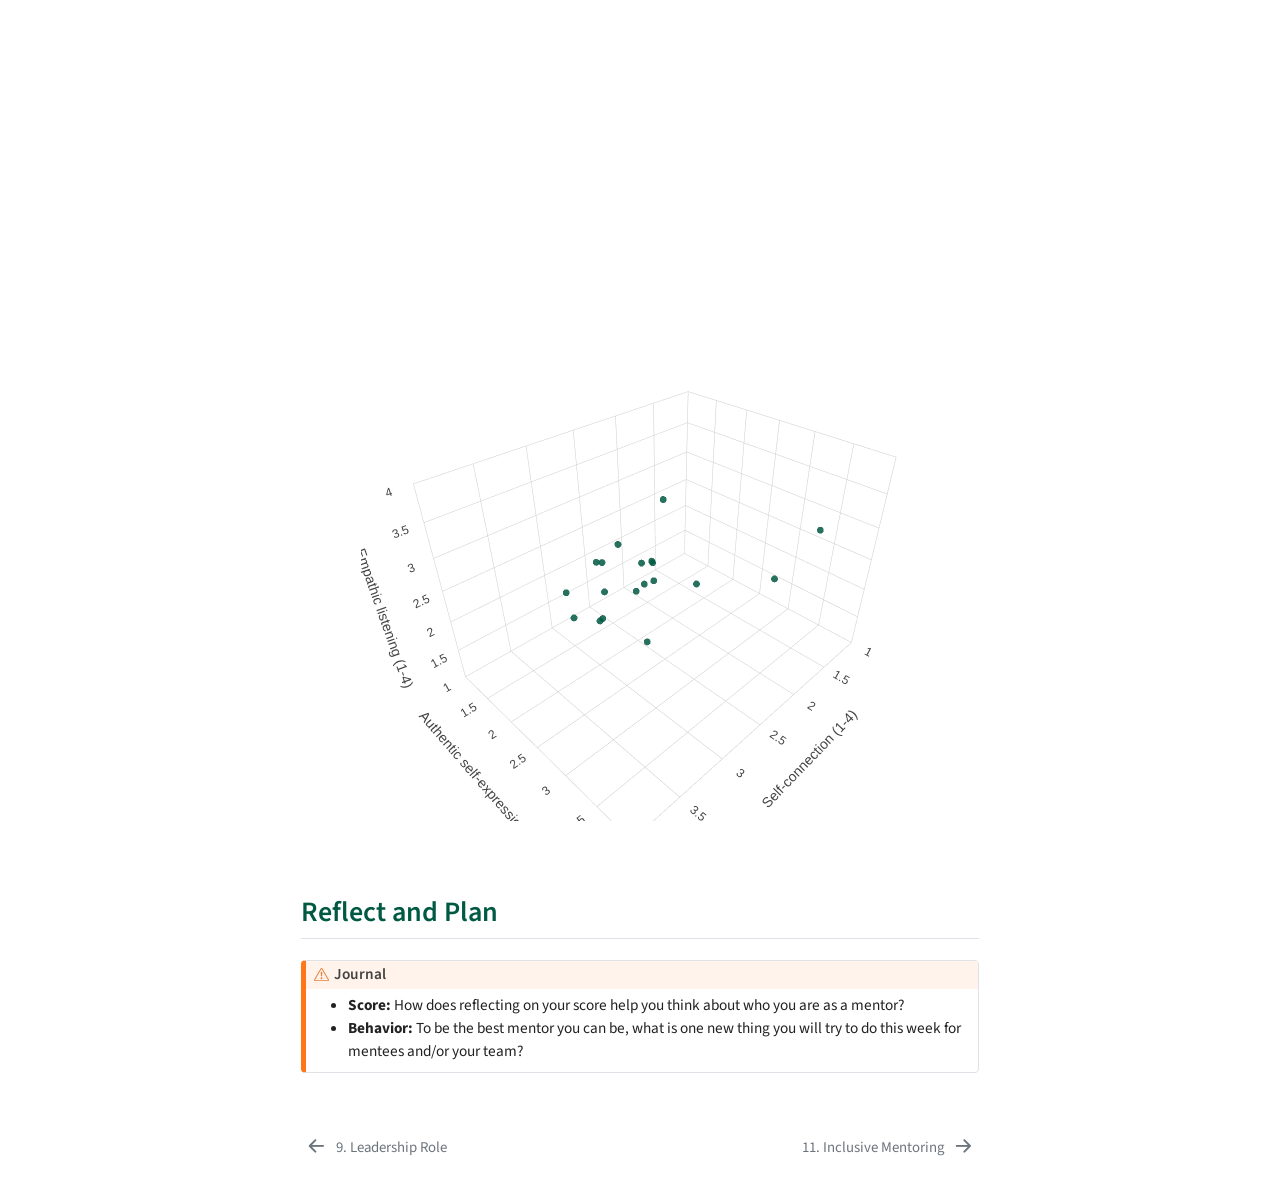
<file: docs/ch10-communication-style.html>
<!DOCTYPE html>
<html xmlns="http://www.w3.org/1999/xhtml" lang="en" xml:lang="en"><head>

<meta charset="utf-8">
<meta name="generator" content="quarto-1.6.42">

<meta name="viewport" content="width=device-width, initial-scale=1.0, user-scalable=yes">


<title>10. Communication Style – FRI Semester 3 Peer Mentor Mindsets Guide</title>
<style>
code{white-space: pre-wrap;}
span.smallcaps{font-variant: small-caps;}
div.columns{display: flex; gap: min(4vw, 1.5em);}
div.column{flex: auto; overflow-x: auto;}
div.hanging-indent{margin-left: 1.5em; text-indent: -1.5em;}
ul.task-list{list-style: none;}
ul.task-list li input[type="checkbox"] {
  width: 0.8em;
  margin: 0 0.8em 0.2em -1em; /* quarto-specific, see https://github.com/quarto-dev/quarto-cli/issues/4556 */ 
  vertical-align: middle;
}
</style>


<script src="site_libs/quarto-nav/quarto-nav.js"></script>
<script src="site_libs/quarto-nav/headroom.min.js"></script>
<script src="site_libs/clipboard/clipboard.min.js"></script>
<script src="site_libs/quarto-search/autocomplete.umd.js"></script>
<script src="site_libs/quarto-search/fuse.min.js"></script>
<script src="site_libs/quarto-search/quarto-search.js"></script>
<meta name="quarto:offset" content="./">
<link href="./ch11-inclusive-mentoring.html" rel="next">
<link href="./ch09-leadership-role.html" rel="prev">
<script src="site_libs/quarto-html/quarto.js"></script>
<script src="site_libs/quarto-html/popper.min.js"></script>
<script src="site_libs/quarto-html/tippy.umd.min.js"></script>
<script src="site_libs/quarto-html/anchor.min.js"></script>
<link href="site_libs/quarto-html/tippy.css" rel="stylesheet">
<link href="site_libs/quarto-html/quarto-syntax-highlighting-2f5df379a58b258e96c21c0638c20c03.css" rel="stylesheet" id="quarto-text-highlighting-styles">
<script src="site_libs/bootstrap/bootstrap.min.js"></script>
<link href="site_libs/bootstrap/bootstrap-icons.css" rel="stylesheet">
<link href="site_libs/bootstrap/bootstrap-e4403f1dc1084fe5281ee2813bedc4ef.min.css" rel="stylesheet" append-hash="true" id="quarto-bootstrap" data-mode="light">
<script id="quarto-search-options" type="application/json">{
  "location": "sidebar",
  "copy-button": false,
  "collapse-after": 3,
  "panel-placement": "start",
  "type": "textbox",
  "limit": 50,
  "keyboard-shortcut": [
    "f",
    "/",
    "s"
  ],
  "show-item-context": false,
  "language": {
    "search-no-results-text": "No results",
    "search-matching-documents-text": "matching documents",
    "search-copy-link-title": "Copy link to search",
    "search-hide-matches-text": "Hide additional matches",
    "search-more-match-text": "more match in this document",
    "search-more-matches-text": "more matches in this document",
    "search-clear-button-title": "Clear",
    "search-text-placeholder": "",
    "search-detached-cancel-button-title": "Cancel",
    "search-submit-button-title": "Submit",
    "search-label": "Search"
  }
}</script>
<script src="site_libs/kePrint-0.0.1/kePrint.js"></script>
<link href="site_libs/lightable-0.0.1/lightable.css" rel="stylesheet">
<script src="site_libs/htmlwidgets-1.6.4/htmlwidgets.js"></script>
<script src="site_libs/plotly-binding-4.10.4/plotly.js"></script>
<script src="site_libs/typedarray-0.1/typedarray.min.js"></script>
<script src="site_libs/jquery-3.5.1/jquery.min.js"></script>
<link href="site_libs/crosstalk-1.2.1/css/crosstalk.min.css" rel="stylesheet">
<script src="site_libs/crosstalk-1.2.1/js/crosstalk.min.js"></script>
<link href="site_libs/plotly-htmlwidgets-css-2.11.1/plotly-htmlwidgets.css" rel="stylesheet">
<script src="site_libs/plotly-main-2.11.1/plotly-latest.min.js"></script>


</head>

<body class="nav-sidebar floating">

<div id="quarto-search-results"></div>
  <header id="quarto-header" class="headroom fixed-top">
  <nav class="quarto-secondary-nav">
    <div class="container-fluid d-flex">
      <button type="button" class="quarto-btn-toggle btn" data-bs-toggle="collapse" role="button" data-bs-target=".quarto-sidebar-collapse-item" aria-controls="quarto-sidebar" aria-expanded="false" aria-label="Toggle sidebar navigation" onclick="if (window.quartoToggleHeadroom) { window.quartoToggleHeadroom(); }">
        <i class="bi bi-layout-text-sidebar-reverse"></i>
      </button>
        <nav class="quarto-page-breadcrumbs" aria-label="breadcrumb"><ol class="breadcrumb"><li class="breadcrumb-item"><a href="./ch10-communication-style.html">10. Communication Style</a></li></ol></nav>
        <a class="flex-grow-1" role="navigation" data-bs-toggle="collapse" data-bs-target=".quarto-sidebar-collapse-item" aria-controls="quarto-sidebar" aria-expanded="false" aria-label="Toggle sidebar navigation" onclick="if (window.quartoToggleHeadroom) { window.quartoToggleHeadroom(); }">      
        </a>
      <button type="button" class="btn quarto-search-button" aria-label="Search" onclick="window.quartoOpenSearch();">
        <i class="bi bi-search"></i>
      </button>
    </div>
  </nav>
</header>
<!-- content -->
<div id="quarto-content" class="quarto-container page-columns page-rows-contents page-layout-article">
<!-- sidebar -->
  <nav id="quarto-sidebar" class="sidebar collapse collapse-horizontal quarto-sidebar-collapse-item sidebar-navigation floating overflow-auto">
    <div class="pt-lg-2 mt-2 text-left sidebar-header">
    <div class="sidebar-title mb-0 py-0">
      <a href="./">FRI Semester 3 Peer Mentor Mindsets Guide</a> 
    </div>
      </div>
        <div class="mt-2 flex-shrink-0 align-items-center">
        <div class="sidebar-search">
        <div id="quarto-search" class="" title="Search"></div>
        </div>
        </div>
    <div class="sidebar-menu-container"> 
    <ul class="list-unstyled mt-1">
        <li class="sidebar-item">
  <div class="sidebar-item-container"> 
  <a href="./index.html" class="sidebar-item-text sidebar-link">
 <span class="menu-text">1. Introduction</span></a>
  </div>
</li>
        <li class="sidebar-item">
  <div class="sidebar-item-container"> 
  <a href="./ch02-guide-for-you.html" class="sidebar-item-text sidebar-link">
 <span class="menu-text">2. A Guide for You</span></a>
  </div>
</li>
        <li class="sidebar-item">
  <div class="sidebar-item-container"> 
  <a href="./ch03-sem3-peer-mentors.html" class="sidebar-item-text sidebar-link">
 <span class="menu-text">3. Sem 3 Peer Mentors</span></a>
  </div>
</li>
        <li class="sidebar-item">
  <div class="sidebar-item-container"> 
  <a href="./ch04-mentoring-style.html" class="sidebar-item-text sidebar-link">
 <span class="menu-text">4. Mentoring Style</span></a>
  </div>
</li>
        <li class="sidebar-item">
  <div class="sidebar-item-container"> 
  <a href="./ch05-motivational-style.html" class="sidebar-item-text sidebar-link">
 <span class="menu-text">5. Motivational Style</span></a>
  </div>
</li>
        <li class="sidebar-item">
  <div class="sidebar-item-container"> 
  <a href="./ch06-leadership-focus.html" class="sidebar-item-text sidebar-link">
 <span class="menu-text">6. Leadership Focus</span></a>
  </div>
</li>
        <li class="sidebar-item">
  <div class="sidebar-item-container"> 
  <a href="./ch07-feedback-orientation.html" class="sidebar-item-text sidebar-link">
 <span class="menu-text">7. Feedback Orientation</span></a>
  </div>
</li>
        <li class="sidebar-item">
  <div class="sidebar-item-container"> 
  <a href="./ch08-people-orientation.html" class="sidebar-item-text sidebar-link">
 <span class="menu-text">8. People Orientation</span></a>
  </div>
</li>
        <li class="sidebar-item">
  <div class="sidebar-item-container"> 
  <a href="./ch09-leadership-role.html" class="sidebar-item-text sidebar-link">
 <span class="menu-text">9. Leadership Role</span></a>
  </div>
</li>
        <li class="sidebar-item">
  <div class="sidebar-item-container"> 
  <a href="./ch10-communication-style.html" class="sidebar-item-text sidebar-link active">
 <span class="menu-text">10. Communication Style</span></a>
  </div>
</li>
        <li class="sidebar-item">
  <div class="sidebar-item-container"> 
  <a href="./ch11-inclusive-mentoring.html" class="sidebar-item-text sidebar-link">
 <span class="menu-text">11. Inclusive Mentoring</span></a>
  </div>
</li>
        <li class="sidebar-item">
  <div class="sidebar-item-container"> 
  <a href="./ch12-conflict-style.html" class="sidebar-item-text sidebar-link">
 <span class="menu-text">12. Conflict Style</span></a>
  </div>
</li>
        <li class="sidebar-item">
  <div class="sidebar-item-container"> 
  <a href="./ch13-self-awareness.html" class="sidebar-item-text sidebar-link">
 <span class="menu-text">13. Self-Awareness</span></a>
  </div>
</li>
        <li class="sidebar-item">
  <div class="sidebar-item-container"> 
  <a href="./references.html" class="sidebar-item-text sidebar-link">
 <span class="menu-text">Measures &amp; References</span></a>
  </div>
</li>
    </ul>
    </div>
</nav>
<div id="quarto-sidebar-glass" class="quarto-sidebar-collapse-item" data-bs-toggle="collapse" data-bs-target=".quarto-sidebar-collapse-item"></div>
<!-- margin-sidebar -->
    <div id="quarto-margin-sidebar" class="sidebar margin-sidebar">
        <nav id="TOC" role="doc-toc" class="toc-active">
    <h2 id="toc-title">Table of contents</h2>
   
  <ul>
  <li><a href="#the-mindsets" id="toc-the-mindsets" class="nav-link active" data-scroll-target="#the-mindsets">The Mindset(s)</a></li>
  <li><a href="#find-your-score" id="toc-find-your-score" class="nav-link" data-scroll-target="#find-your-score">Find Your Score</a></li>
  <li><a href="#locate-your-score" id="toc-locate-your-score" class="nav-link" data-scroll-target="#locate-your-score">Locate Your Score</a></li>
  <li><a href="#the-three-dimensions-together" id="toc-the-three-dimensions-together" class="nav-link" data-scroll-target="#the-three-dimensions-together">The Three Dimensions Together</a></li>
  <li><a href="#reflect-and-plan" id="toc-reflect-and-plan" class="nav-link" data-scroll-target="#reflect-and-plan">Reflect and Plan</a></li>
  </ul>
</nav>
    </div>
<!-- main -->
<main class="content" id="quarto-document-content">

<header id="title-block-header" class="quarto-title-block default">
<div class="quarto-title">
<h1 class="title">10. Communication Style</h1>
</div>



<div class="quarto-title-meta">

    
  
    
  </div>
  


</header>


<p><em>What is my communication style?</em></p>
<section id="the-mindsets" class="level2 unnumbered">
<h2 class="unnumbered anchored" data-anchor-id="the-mindsets">The Mindset(s)</h2>
<p>Nonviolent Communication describes three behaviors that keep a hard conversation connected rather than combative.</p>
<ul>
<li><span style="color:#007F85;"><strong>Self-connection</strong></span>: recognizing that your emotions come from your own thoughts and unmet needs, and staying present enough under stress to notice a reaction without acting on it.
<ul>
<li><em>Survey item:</em> “Knowing that my emotions stem from my own thoughts and unmet needs, my emotions are not caused by others.”</li>
</ul></li>
<li><span style="color:#5A71A8;"><strong>Authentic self-expression</strong></span>: stating your feelings, needs, and requests sincerely, without accusation, and staying open to any response.
<ul>
<li><em>Survey item:</em> “Being responsible for my own experience, and willing to express my feelings and needs sincerely without accusation or criticism.”</li>
</ul></li>
<li><span style="color:#C0522A;"><strong>Empathic listening</strong></span>: staying open and flexible, and using conflict to connect rather than to win.
<ul>
<li><em>Survey item:</em> “Listen patiently, try to understand other people from their perspective.”</li>
</ul></li>
</ul>
<p><strong>Polarity:</strong> Violent ↔︎ Nonviolent.</p>
<p><strong>Measure:</strong> Nonviolent Communication Behaviors Scale (Cheung et al., 2022). Seven items rated 1 = Never to 4 = Frequently.</p>
</section>
<section id="find-your-score" class="level2 unnumbered">
<h2 class="unnumbered anchored" data-anchor-id="find-your-score">Find Your Score</h2>
<p>Use your password to find your score(s).</p>
<div class="callout callout-style-default callout-note callout-titled">
<div class="callout-header d-flex align-content-center">
<div class="callout-icon-container">
<i class="callout-icon"></i>
</div>
<div class="callout-title-container flex-fill">
What “Strength” means here
</div>
</div>
<div class="callout-body-container callout-body">
<p>Your <strong>Strength</strong> is whichever of the three behaviors sits <strong>highest against your cohort</strong> — your best percentile of the three, not your highest raw score. The three subscales are built from different numbers of items and spread differently, so comparing raw means across them would mostly describe the scales rather than you.</p>
<p>It is a <em>relative</em> strength, so everyone has one. It does not say you are strong on that behavior and weak on the others, and it does not say the other two need fixing. Read it as the place you already have something to build from.</p>
</div>
</div>
<div class="cell">
<div class="cell-output-display">
<table class="table table-striped table-hover table-condensed caption-top table-sm small" data-quarto-postprocess="true">
<caption>10. Communication Style: your NVCBS composites (1–4)</caption>
<thead>
<tr class="header">
<th style="text-align: left;" data-quarto-table-cell-role="th">Password</th>
<th style="text-align: right;" data-quarto-table-cell-role="th">Self-connection</th>
<th style="text-align: left;" data-quarto-table-cell-role="th">Self-connection (%)</th>
<th style="text-align: right;" data-quarto-table-cell-role="th">Authentic self-expression</th>
<th style="text-align: left;" data-quarto-table-cell-role="th">Authentic self-expression (%)</th>
<th style="text-align: right;" data-quarto-table-cell-role="th">Empathic listening</th>
<th style="text-align: left;" data-quarto-table-cell-role="th">Empathic listening (%)</th>
<th style="text-align: left;" data-quarto-table-cell-role="th">Strength</th>
</tr>
</thead>
<tbody>
<tr class="odd" data-grouplength="11">
<td colspan="8" style="background-color: #EAF3EE; color: #005A43"><strong>Drug Discovery</strong></td>
</tr>
<tr class="even">
<td style="text-align: left; padding-left: 2em;" data-indentlevel="1">AR0518</td>
<td style="text-align: right;">3.5</td>
<td style="text-align: left;">38% (mid)</td>
<td style="text-align: right;">3.5</td>
<td style="text-align: left;">50% (mid)</td>
<td style="text-align: right;">3.00</td>
<td style="text-align: left;">4% (low)</td>
<td style="text-align: left;">Authentic self-expression</td>
</tr>
<tr class="odd">
<td style="text-align: left; padding-left: 2em;" data-indentlevel="1">ES2006</td>
<td style="text-align: right;">2.5</td>
<td style="text-align: left;">8% (low)</td>
<td style="text-align: right;">2.5</td>
<td style="text-align: left;">0% (low)</td>
<td style="text-align: right;">3.67</td>
<td style="text-align: left;">58% (mid)</td>
<td style="text-align: left;">Empathic listening</td>
</tr>
<tr class="even">
<td style="text-align: left; padding-left: 2em;" data-indentlevel="1">FR0313</td>
<td style="text-align: right;">3.5</td>
<td style="text-align: left;">38% (mid)</td>
<td style="text-align: right;">3.5</td>
<td style="text-align: left;">50% (mid)</td>
<td style="text-align: right;">4.00</td>
<td style="text-align: left;">92% (high)</td>
<td style="text-align: left;">Empathic listening</td>
</tr>
<tr class="odd">
<td style="text-align: left; padding-left: 2em;" data-indentlevel="1">IS2006</td>
<td style="text-align: right;">3.0</td>
<td style="text-align: left;">12% (low)</td>
<td style="text-align: right;">3.0</td>
<td style="text-align: left;">12% (low)</td>
<td style="text-align: right;">3.00</td>
<td style="text-align: left;">4% (low)</td>
<td style="text-align: left;">Self-connection &amp; Authentic self-expression</td>
</tr>
<tr class="even">
<td style="text-align: left; padding-left: 2em;" data-indentlevel="1">IT1112</td>
<td style="text-align: right;">3.0</td>
<td style="text-align: left;">12% (low)</td>
<td style="text-align: right;">2.5</td>
<td style="text-align: left;">0% (low)</td>
<td style="text-align: right;">3.33</td>
<td style="text-align: left;">29% (low)</td>
<td style="text-align: left;">Empathic listening</td>
</tr>
<tr class="odd">
<td style="text-align: left; padding-left: 2em;" data-indentlevel="1">JK0901</td>
<td style="text-align: right;">4.0</td>
<td style="text-align: left;">83% (high)</td>
<td style="text-align: right;">4.0</td>
<td style="text-align: left;">79% (high)</td>
<td style="text-align: right;">3.67</td>
<td style="text-align: left;">58% (mid)</td>
<td style="text-align: left;">Self-connection</td>
</tr>
<tr class="even">
<td style="text-align: left; padding-left: 2em;" data-indentlevel="1">LC1234</td>
<td style="text-align: right;">3.5</td>
<td style="text-align: left;">38% (mid)</td>
<td style="text-align: right;">3.5</td>
<td style="text-align: left;">50% (mid)</td>
<td style="text-align: right;">3.67</td>
<td style="text-align: left;">58% (mid)</td>
<td style="text-align: left;">Empathic listening</td>
</tr>
<tr class="odd">
<td style="text-align: left; padding-left: 2em;" data-indentlevel="1">NA1029</td>
<td style="text-align: right;">4.0</td>
<td style="text-align: left;">83% (high)</td>
<td style="text-align: right;">4.0</td>
<td style="text-align: left;">79% (high)</td>
<td style="text-align: right;">4.00</td>
<td style="text-align: left;">92% (high)</td>
<td style="text-align: left;">Empathic listening</td>
</tr>
<tr class="even">
<td style="text-align: left; padding-left: 2em;" data-indentlevel="1">NK7306</td>
<td style="text-align: right;">4.0</td>
<td style="text-align: left;">83% (high)</td>
<td style="text-align: right;">4.0</td>
<td style="text-align: left;">79% (high)</td>
<td style="text-align: right;">4.00</td>
<td style="text-align: left;">92% (high)</td>
<td style="text-align: left;">Empathic listening</td>
</tr>
<tr class="odd">
<td style="text-align: left; padding-left: 2em;" data-indentlevel="1">PH0513</td>
<td style="text-align: right;">3.0</td>
<td style="text-align: left;">12% (low)</td>
<td style="text-align: right;">3.0</td>
<td style="text-align: left;">12% (low)</td>
<td style="text-align: right;">3.33</td>
<td style="text-align: left;">29% (low)</td>
<td style="text-align: left;">Empathic listening</td>
</tr>
<tr class="even">
<td style="text-align: left; padding-left: 2em;" data-indentlevel="1">TO8721</td>
<td style="text-align: right;">3.5</td>
<td style="text-align: left;">38% (mid)</td>
<td style="text-align: right;">3.0</td>
<td style="text-align: left;">12% (low)</td>
<td style="text-align: right;">3.00</td>
<td style="text-align: left;">4% (low)</td>
<td style="text-align: left;">Self-connection</td>
</tr>
<tr class="odd" data-grouplength="8">
<td colspan="8" style="background-color: #EAF3EE; color: #005A43"><strong>Environmental Visualization</strong></td>
</tr>
<tr class="even">
<td style="text-align: left; padding-left: 2em;" data-indentlevel="1">AD0517</td>
<td style="text-align: right;">3.5</td>
<td style="text-align: left;">38% (mid)</td>
<td style="text-align: right;">3.5</td>
<td style="text-align: left;">50% (mid)</td>
<td style="text-align: right;">3.67</td>
<td style="text-align: left;">58% (mid)</td>
<td style="text-align: left;">Empathic listening</td>
</tr>
<tr class="odd">
<td style="text-align: left; padding-left: 2em;" data-indentlevel="1">AS6699</td>
<td style="text-align: right;">3.5</td>
<td style="text-align: left;">38% (mid)</td>
<td style="text-align: right;">4.0</td>
<td style="text-align: left;">79% (high)</td>
<td style="text-align: right;">3.00</td>
<td style="text-align: left;">4% (low)</td>
<td style="text-align: left;">Authentic self-expression</td>
</tr>
<tr class="even">
<td style="text-align: left; padding-left: 2em;" data-indentlevel="1">DA0427</td>
<td style="text-align: right;">4.0</td>
<td style="text-align: left;">83% (high)</td>
<td style="text-align: right;">3.0</td>
<td style="text-align: left;">12% (low)</td>
<td style="text-align: right;">3.33</td>
<td style="text-align: left;">29% (low)</td>
<td style="text-align: left;">Self-connection</td>
</tr>
<tr class="odd">
<td style="text-align: left; padding-left: 2em;" data-indentlevel="1">EL4269</td>
<td style="text-align: right;">3.5</td>
<td style="text-align: left;">38% (mid)</td>
<td style="text-align: right;">2.5</td>
<td style="text-align: left;">0% (low)</td>
<td style="text-align: right;">3.00</td>
<td style="text-align: left;">4% (low)</td>
<td style="text-align: left;">Self-connection</td>
</tr>
<tr class="even">
<td style="text-align: left; padding-left: 2em;" data-indentlevel="1">GA0622</td>
<td style="text-align: right;">3.5</td>
<td style="text-align: left;">38% (mid)</td>
<td style="text-align: right;">3.0</td>
<td style="text-align: left;">12% (low)</td>
<td style="text-align: right;">3.00</td>
<td style="text-align: left;">4% (low)</td>
<td style="text-align: left;">Self-connection</td>
</tr>
<tr class="odd">
<td style="text-align: left; padding-left: 2em;" data-indentlevel="1">NT4456</td>
<td style="text-align: right;">3.5</td>
<td style="text-align: left;">38% (mid)</td>
<td style="text-align: right;">3.0</td>
<td style="text-align: left;">12% (low)</td>
<td style="text-align: right;">3.33</td>
<td style="text-align: left;">29% (low)</td>
<td style="text-align: left;">Self-connection</td>
</tr>
<tr class="even">
<td style="text-align: left; padding-left: 2em;" data-indentlevel="1">SE1215</td>
<td style="text-align: right;">2.0</td>
<td style="text-align: left;">0% (low)</td>
<td style="text-align: right;">4.0</td>
<td style="text-align: left;">79% (high)</td>
<td style="text-align: right;">3.67</td>
<td style="text-align: left;">58% (mid)</td>
<td style="text-align: left;">Authentic self-expression</td>
</tr>
<tr class="odd">
<td style="text-align: left; padding-left: 2em;" data-indentlevel="1">TS1234</td>
<td style="text-align: right;">3.0</td>
<td style="text-align: left;">12% (low)</td>
<td style="text-align: right;">3.5</td>
<td style="text-align: left;">50% (mid)</td>
<td style="text-align: right;">3.33</td>
<td style="text-align: left;">29% (low)</td>
<td style="text-align: left;">Authentic self-expression</td>
</tr>
<tr class="even" data-grouplength="6">
<td colspan="8" style="background-color: #EAF3EE; color: #005A43"><strong>Public Health</strong></td>
</tr>
<tr class="odd">
<td style="text-align: left; padding-left: 2em;" data-indentlevel="1">LD0904</td>
<td style="text-align: right;">4.0</td>
<td style="text-align: left;">83% (high)</td>
<td style="text-align: right;">3.5</td>
<td style="text-align: left;">50% (mid)</td>
<td style="text-align: right;">3.67</td>
<td style="text-align: left;">58% (mid)</td>
<td style="text-align: left;">Self-connection</td>
</tr>
<tr class="even">
<td style="text-align: left; padding-left: 2em;" data-indentlevel="1">LE1709</td>
<td style="text-align: right;">2.0</td>
<td style="text-align: left;">0% (low)</td>
<td style="text-align: right;">3.5</td>
<td style="text-align: left;">50% (mid)</td>
<td style="text-align: right;">2.67</td>
<td style="text-align: left;">0% (low)</td>
<td style="text-align: left;">Authentic self-expression</td>
</tr>
<tr class="odd">
<td style="text-align: left; padding-left: 2em;" data-indentlevel="1">LE8134</td>
<td style="text-align: right;">3.5</td>
<td style="text-align: left;">38% (mid)</td>
<td style="text-align: right;">3.0</td>
<td style="text-align: left;">12% (low)</td>
<td style="text-align: right;">3.67</td>
<td style="text-align: left;">58% (mid)</td>
<td style="text-align: left;">Empathic listening</td>
</tr>
<tr class="even">
<td style="text-align: left; padding-left: 2em;" data-indentlevel="1">NH9122</td>
<td style="text-align: right;">3.0</td>
<td style="text-align: left;">12% (low)</td>
<td style="text-align: right;">4.0</td>
<td style="text-align: left;">79% (high)</td>
<td style="text-align: right;">3.33</td>
<td style="text-align: left;">29% (low)</td>
<td style="text-align: left;">Authentic self-expression</td>
</tr>
<tr class="odd">
<td style="text-align: left; padding-left: 2em;" data-indentlevel="1">NY1950</td>
<td style="text-align: right;">3.0</td>
<td style="text-align: left;">12% (low)</td>
<td style="text-align: right;">3.0</td>
<td style="text-align: left;">12% (low)</td>
<td style="text-align: right;">3.33</td>
<td style="text-align: left;">29% (low)</td>
<td style="text-align: left;">Empathic listening</td>
</tr>
<tr class="even">
<td style="text-align: left; padding-left: 2em;" data-indentlevel="1">RE4743</td>
<td style="text-align: right;">3.5</td>
<td style="text-align: left;">38% (mid)</td>
<td style="text-align: right;">3.0</td>
<td style="text-align: left;">12% (low)</td>
<td style="text-align: right;">3.67</td>
<td style="text-align: left;">58% (mid)</td>
<td style="text-align: left;">Empathic listening</td>
</tr>
</tbody>
</table>


</div>
</div>
</section>
<section id="locate-your-score" class="level2 unnumbered">
<h2 class="unnumbered anchored" data-anchor-id="locate-your-score">Locate Your Score</h2>
<p>Locate your score(s) relative to other peer mentors!</p>
<div class="cell">
<div class="cell-output-display">
<div>
<figure class="figure">
<p><img src="ch10-communication-style_files/figure-html/ch10-communication-style-plot-1.png" class="img-fluid figure-img" width="864"></p>
</figure>
</div>
</div>
</div>
</section>
<section id="the-three-dimensions-together" class="level2 unnumbered">
<h2 class="unnumbered anchored" data-anchor-id="the-three-dimensions-together">The Three Dimensions Together</h2>
<p>Nonviolent communication is not one scale but three habits working together. This plot places each peer mentor in the space defined by all three at once. <strong>Drag to rotate</strong> it and see how self-connection, authentic self-expression, and empathic listening relate; hover a point to see its password.</p>
<div class="cell">
<div class="cell-output-display">
<div class="plotly html-widget html-fill-item" id="htmlwidget-6745d6feeb4567664ad0" style="width:100%;height:557px;"></div>
<script type="application/json" data-for="htmlwidget-6745d6feeb4567664ad0">{"x":{"visdat":{"da27d519fb1":["function () ","plotlyVisDat"]},"cur_data":"da27d519fb1","attrs":{"da27d519fb1":{"x":{},"y":{},"z":{},"text":{},"hovertemplate":"%{text}<extra><\/extra>","mode":"markers","marker":{"size":4,"color":"#005A43","opacity":0.84999999999999998},"alpha_stroke":1,"sizes":[10,100],"spans":[1,20],"type":"scatter3d"}},"layout":{"margin":{"b":40,"l":60,"t":25,"r":10},"scene":{"xaxis":{"title":"Self-connection (1-4)","range":[1,4]},"yaxis":{"title":"Authentic self-expression (1-4)","range":[1,4]},"zaxis":{"title":"Empathic listening (1-4)","range":[1,4]}},"hovermode":"closest","showlegend":false},"source":"A","config":{"modeBarButtonsToAdd":["hoverclosest","hovercompare"],"showSendToCloud":false},"data":[{"x":[3.4765508663142102,3.9872123899636791,3.0072853363351895,3.5408207789994774,3.4701681931037456,2.0398389684967695,3.5444675268605352,4.0160797792486846,3.5129114043898881,2.9561786270467563,3.4705974574899301,3.9676556752528995,3.5187022846657783,1.9884103718213737,4.026984141999856,3.4997699242085218,3.5217618508264423,3.5491906094830483,3.9880035179434343,3.0277445221319796,2.543470523110591,2.9712142521282656,3.0151673766085878,3.4625555095961316,2.9767220668727532],"y":[2.9886114092543723,3.4513390333158895,2.9882387957070025,4.0369690845720472,2.9840348996687682,3.9982080115471037,3.0099565825425088,2.9993541307048872,2.9686217601411045,4.0327373318606989,3.5168466738192365,4.0294239860726524,2.4607943625887856,3.522371094604023,3.9911274429643528,3.5320946294115858,3.0147060193819923,3.5282932762289421,4.0053036311641339,3.0029719580197707,2.5289356231689455,2.9523331202333791,2.4977230065036564,3.52323137386702,3.5192731556482615],"z":[3.6644286288802199,3.7027876143498966,3.3271430440557501,2.9744797277031467,3.2904012380478282,3.6266132826839264,2.9816271707182751,3.3351967596526571,3.6828671743084365,3.3240163520521797,3.7079542590926091,3.9793603372760118,2.9959065726259722,2.6499061340854193,4.0150870467070492,3.97580167807173,2.9978545248275621,3.6932977337312574,3.6250913581034787,3.3708654663370301,3.6505739604510987,3.0339440350187941,3.3180016822492084,2.9833774930797516,3.3309684578406937],"text":["RE4743","LD0904","NY1950","AS6699","NT4456","SE1215","GA0622","DA0427","LE8134","NH9122","AD0517","NK7306","EL4269","LE1709","NA1029","FR0313","TO8721","LC1234","JK0901","PH0513","ES2006","IS2006","IT1112","AR0518","TS1234"],"hovertemplate":["%{text}<extra><\/extra>","%{text}<extra><\/extra>","%{text}<extra><\/extra>","%{text}<extra><\/extra>","%{text}<extra><\/extra>","%{text}<extra><\/extra>","%{text}<extra><\/extra>","%{text}<extra><\/extra>","%{text}<extra><\/extra>","%{text}<extra><\/extra>","%{text}<extra><\/extra>","%{text}<extra><\/extra>","%{text}<extra><\/extra>","%{text}<extra><\/extra>","%{text}<extra><\/extra>","%{text}<extra><\/extra>","%{text}<extra><\/extra>","%{text}<extra><\/extra>","%{text}<extra><\/extra>","%{text}<extra><\/extra>","%{text}<extra><\/extra>","%{text}<extra><\/extra>","%{text}<extra><\/extra>","%{text}<extra><\/extra>","%{text}<extra><\/extra>"],"mode":"markers","marker":{"color":"#005A43","size":4,"opacity":0.84999999999999998,"line":{"color":"rgba(31,119,180,1)"}},"type":"scatter3d","error_y":{"color":"rgba(31,119,180,1)"},"error_x":{"color":"rgba(31,119,180,1)"},"line":{"color":"rgba(31,119,180,1)"},"frame":null}],"highlight":{"on":"plotly_click","persistent":false,"dynamic":false,"selectize":false,"opacityDim":0.20000000000000001,"selected":{"opacity":1},"debounce":0},"shinyEvents":["plotly_hover","plotly_click","plotly_selected","plotly_relayout","plotly_brushed","plotly_brushing","plotly_clickannotation","plotly_doubleclick","plotly_deselect","plotly_afterplot","plotly_sunburstclick"],"base_url":"https://plot.ly"},"evals":[],"jsHooks":[]}</script>
</div>
</div>
</section>
<section id="reflect-and-plan" class="level2">
<h2 class="anchored" data-anchor-id="reflect-and-plan">Reflect and Plan</h2>
<div class="callout callout-style-default callout-warning callout-titled">
<div class="callout-header d-flex align-content-center">
<div class="callout-icon-container">
<i class="callout-icon"></i>
</div>
<div class="callout-title-container flex-fill">
Journal
</div>
</div>
<div class="callout-body-container callout-body">
<ul>
<li><strong>Score:</strong> How does reflecting on your score help you think about who you are as a mentor?</li>
<li><strong>Behavior:</strong> To be the best mentor you can be, what is one new thing you will try to do this week for mentees and/or your team?</li>
</ul>
</div>
</div>


</section>

</main> <!-- /main -->
<script id="quarto-html-after-body" type="application/javascript">
window.document.addEventListener("DOMContentLoaded", function (event) {
  const toggleBodyColorMode = (bsSheetEl) => {
    const mode = bsSheetEl.getAttribute("data-mode");
    const bodyEl = window.document.querySelector("body");
    if (mode === "dark") {
      bodyEl.classList.add("quarto-dark");
      bodyEl.classList.remove("quarto-light");
    } else {
      bodyEl.classList.add("quarto-light");
      bodyEl.classList.remove("quarto-dark");
    }
  }
  const toggleBodyColorPrimary = () => {
    const bsSheetEl = window.document.querySelector("link#quarto-bootstrap");
    if (bsSheetEl) {
      toggleBodyColorMode(bsSheetEl);
    }
  }
  toggleBodyColorPrimary();  
  const icon = "";
  const anchorJS = new window.AnchorJS();
  anchorJS.options = {
    placement: 'right',
    icon: icon
  };
  anchorJS.add('.anchored');
  const isCodeAnnotation = (el) => {
    for (const clz of el.classList) {
      if (clz.startsWith('code-annotation-')) {                     
        return true;
      }
    }
    return false;
  }
  const onCopySuccess = function(e) {
    // button target
    const button = e.trigger;
    // don't keep focus
    button.blur();
    // flash "checked"
    button.classList.add('code-copy-button-checked');
    var currentTitle = button.getAttribute("title");
    button.setAttribute("title", "Copied!");
    let tooltip;
    if (window.bootstrap) {
      button.setAttribute("data-bs-toggle", "tooltip");
      button.setAttribute("data-bs-placement", "left");
      button.setAttribute("data-bs-title", "Copied!");
      tooltip = new bootstrap.Tooltip(button, 
        { trigger: "manual", 
          customClass: "code-copy-button-tooltip",
          offset: [0, -8]});
      tooltip.show();    
    }
    setTimeout(function() {
      if (tooltip) {
        tooltip.hide();
        button.removeAttribute("data-bs-title");
        button.removeAttribute("data-bs-toggle");
        button.removeAttribute("data-bs-placement");
      }
      button.setAttribute("title", currentTitle);
      button.classList.remove('code-copy-button-checked');
    }, 1000);
    // clear code selection
    e.clearSelection();
  }
  const getTextToCopy = function(trigger) {
      const codeEl = trigger.previousElementSibling.cloneNode(true);
      for (const childEl of codeEl.children) {
        if (isCodeAnnotation(childEl)) {
          childEl.remove();
        }
      }
      return codeEl.innerText;
  }
  const clipboard = new window.ClipboardJS('.code-copy-button:not([data-in-quarto-modal])', {
    text: getTextToCopy
  });
  clipboard.on('success', onCopySuccess);
  if (window.document.getElementById('quarto-embedded-source-code-modal')) {
    const clipboardModal = new window.ClipboardJS('.code-copy-button[data-in-quarto-modal]', {
      text: getTextToCopy,
      container: window.document.getElementById('quarto-embedded-source-code-modal')
    });
    clipboardModal.on('success', onCopySuccess);
  }
    var localhostRegex = new RegExp(/^(?:http|https):\/\/localhost\:?[0-9]*\//);
    var mailtoRegex = new RegExp(/^mailto:/);
      var filterRegex = new RegExp('/' + window.location.host + '/');
    var isInternal = (href) => {
        return filterRegex.test(href) || localhostRegex.test(href) || mailtoRegex.test(href);
    }
    // Inspect non-navigation links and adorn them if external
 	var links = window.document.querySelectorAll('a[href]:not(.nav-link):not(.navbar-brand):not(.toc-action):not(.sidebar-link):not(.sidebar-item-toggle):not(.pagination-link):not(.no-external):not([aria-hidden]):not(.dropdown-item):not(.quarto-navigation-tool):not(.about-link)');
    for (var i=0; i<links.length; i++) {
      const link = links[i];
      if (!isInternal(link.href)) {
        // undo the damage that might have been done by quarto-nav.js in the case of
        // links that we want to consider external
        if (link.dataset.originalHref !== undefined) {
          link.href = link.dataset.originalHref;
        }
      }
    }
  function tippyHover(el, contentFn, onTriggerFn, onUntriggerFn) {
    const config = {
      allowHTML: true,
      maxWidth: 500,
      delay: 100,
      arrow: false,
      appendTo: function(el) {
          return el.parentElement;
      },
      interactive: true,
      interactiveBorder: 10,
      theme: 'quarto',
      placement: 'bottom-start',
    };
    if (contentFn) {
      config.content = contentFn;
    }
    if (onTriggerFn) {
      config.onTrigger = onTriggerFn;
    }
    if (onUntriggerFn) {
      config.onUntrigger = onUntriggerFn;
    }
    window.tippy(el, config); 
  }
  const noterefs = window.document.querySelectorAll('a[role="doc-noteref"]');
  for (var i=0; i<noterefs.length; i++) {
    const ref = noterefs[i];
    tippyHover(ref, function() {
      // use id or data attribute instead here
      let href = ref.getAttribute('data-footnote-href') || ref.getAttribute('href');
      try { href = new URL(href).hash; } catch {}
      const id = href.replace(/^#\/?/, "");
      const note = window.document.getElementById(id);
      if (note) {
        return note.innerHTML;
      } else {
        return "";
      }
    });
  }
  const xrefs = window.document.querySelectorAll('a.quarto-xref');
  const processXRef = (id, note) => {
    // Strip column container classes
    const stripColumnClz = (el) => {
      el.classList.remove("page-full", "page-columns");
      if (el.children) {
        for (const child of el.children) {
          stripColumnClz(child);
        }
      }
    }
    stripColumnClz(note)
    if (id === null || id.startsWith('sec-')) {
      // Special case sections, only their first couple elements
      const container = document.createElement("div");
      if (note.children && note.children.length > 2) {
        container.appendChild(note.children[0].cloneNode(true));
        for (let i = 1; i < note.children.length; i++) {
          const child = note.children[i];
          if (child.tagName === "P" && child.innerText === "") {
            continue;
          } else {
            container.appendChild(child.cloneNode(true));
            break;
          }
        }
        if (window.Quarto?.typesetMath) {
          window.Quarto.typesetMath(container);
        }
        return container.innerHTML
      } else {
        if (window.Quarto?.typesetMath) {
          window.Quarto.typesetMath(note);
        }
        return note.innerHTML;
      }
    } else {
      // Remove any anchor links if they are present
      const anchorLink = note.querySelector('a.anchorjs-link');
      if (anchorLink) {
        anchorLink.remove();
      }
      if (window.Quarto?.typesetMath) {
        window.Quarto.typesetMath(note);
      }
      if (note.classList.contains("callout")) {
        return note.outerHTML;
      } else {
        return note.innerHTML;
      }
    }
  }
  for (var i=0; i<xrefs.length; i++) {
    const xref = xrefs[i];
    tippyHover(xref, undefined, function(instance) {
      instance.disable();
      let url = xref.getAttribute('href');
      let hash = undefined; 
      if (url.startsWith('#')) {
        hash = url;
      } else {
        try { hash = new URL(url).hash; } catch {}
      }
      if (hash) {
        const id = hash.replace(/^#\/?/, "");
        const note = window.document.getElementById(id);
        if (note !== null) {
          try {
            const html = processXRef(id, note.cloneNode(true));
            instance.setContent(html);
          } finally {
            instance.enable();
            instance.show();
          }
        } else {
          // See if we can fetch this
          fetch(url.split('#')[0])
          .then(res => res.text())
          .then(html => {
            const parser = new DOMParser();
            const htmlDoc = parser.parseFromString(html, "text/html");
            const note = htmlDoc.getElementById(id);
            if (note !== null) {
              const html = processXRef(id, note);
              instance.setContent(html);
            } 
          }).finally(() => {
            instance.enable();
            instance.show();
          });
        }
      } else {
        // See if we can fetch a full url (with no hash to target)
        // This is a special case and we should probably do some content thinning / targeting
        fetch(url)
        .then(res => res.text())
        .then(html => {
          const parser = new DOMParser();
          const htmlDoc = parser.parseFromString(html, "text/html");
          const note = htmlDoc.querySelector('main.content');
          if (note !== null) {
            // This should only happen for chapter cross references
            // (since there is no id in the URL)
            // remove the first header
            if (note.children.length > 0 && note.children[0].tagName === "HEADER") {
              note.children[0].remove();
            }
            const html = processXRef(null, note);
            instance.setContent(html);
          } 
        }).finally(() => {
          instance.enable();
          instance.show();
        });
      }
    }, function(instance) {
    });
  }
      let selectedAnnoteEl;
      const selectorForAnnotation = ( cell, annotation) => {
        let cellAttr = 'data-code-cell="' + cell + '"';
        let lineAttr = 'data-code-annotation="' +  annotation + '"';
        const selector = 'span[' + cellAttr + '][' + lineAttr + ']';
        return selector;
      }
      const selectCodeLines = (annoteEl) => {
        const doc = window.document;
        const targetCell = annoteEl.getAttribute("data-target-cell");
        const targetAnnotation = annoteEl.getAttribute("data-target-annotation");
        const annoteSpan = window.document.querySelector(selectorForAnnotation(targetCell, targetAnnotation));
        const lines = annoteSpan.getAttribute("data-code-lines").split(",");
        const lineIds = lines.map((line) => {
          return targetCell + "-" + line;
        })
        let top = null;
        let height = null;
        let parent = null;
        if (lineIds.length > 0) {
            //compute the position of the single el (top and bottom and make a div)
            const el = window.document.getElementById(lineIds[0]);
            top = el.offsetTop;
            height = el.offsetHeight;
            parent = el.parentElement.parentElement;
          if (lineIds.length > 1) {
            const lastEl = window.document.getElementById(lineIds[lineIds.length - 1]);
            const bottom = lastEl.offsetTop + lastEl.offsetHeight;
            height = bottom - top;
          }
          if (top !== null && height !== null && parent !== null) {
            // cook up a div (if necessary) and position it 
            let div = window.document.getElementById("code-annotation-line-highlight");
            if (div === null) {
              div = window.document.createElement("div");
              div.setAttribute("id", "code-annotation-line-highlight");
              div.style.position = 'absolute';
              parent.appendChild(div);
            }
            div.style.top = top - 2 + "px";
            div.style.height = height + 4 + "px";
            div.style.left = 0;
            let gutterDiv = window.document.getElementById("code-annotation-line-highlight-gutter");
            if (gutterDiv === null) {
              gutterDiv = window.document.createElement("div");
              gutterDiv.setAttribute("id", "code-annotation-line-highlight-gutter");
              gutterDiv.style.position = 'absolute';
              const codeCell = window.document.getElementById(targetCell);
              const gutter = codeCell.querySelector('.code-annotation-gutter');
              gutter.appendChild(gutterDiv);
            }
            gutterDiv.style.top = top - 2 + "px";
            gutterDiv.style.height = height + 4 + "px";
          }
          selectedAnnoteEl = annoteEl;
        }
      };
      const unselectCodeLines = () => {
        const elementsIds = ["code-annotation-line-highlight", "code-annotation-line-highlight-gutter"];
        elementsIds.forEach((elId) => {
          const div = window.document.getElementById(elId);
          if (div) {
            div.remove();
          }
        });
        selectedAnnoteEl = undefined;
      };
        // Handle positioning of the toggle
    window.addEventListener(
      "resize",
      throttle(() => {
        elRect = undefined;
        if (selectedAnnoteEl) {
          selectCodeLines(selectedAnnoteEl);
        }
      }, 10)
    );
    function throttle(fn, ms) {
    let throttle = false;
    let timer;
      return (...args) => {
        if(!throttle) { // first call gets through
            fn.apply(this, args);
            throttle = true;
        } else { // all the others get throttled
            if(timer) clearTimeout(timer); // cancel #2
            timer = setTimeout(() => {
              fn.apply(this, args);
              timer = throttle = false;
            }, ms);
        }
      };
    }
      // Attach click handler to the DT
      const annoteDls = window.document.querySelectorAll('dt[data-target-cell]');
      for (const annoteDlNode of annoteDls) {
        annoteDlNode.addEventListener('click', (event) => {
          const clickedEl = event.target;
          if (clickedEl !== selectedAnnoteEl) {
            unselectCodeLines();
            const activeEl = window.document.querySelector('dt[data-target-cell].code-annotation-active');
            if (activeEl) {
              activeEl.classList.remove('code-annotation-active');
            }
            selectCodeLines(clickedEl);
            clickedEl.classList.add('code-annotation-active');
          } else {
            // Unselect the line
            unselectCodeLines();
            clickedEl.classList.remove('code-annotation-active');
          }
        });
      }
  const findCites = (el) => {
    const parentEl = el.parentElement;
    if (parentEl) {
      const cites = parentEl.dataset.cites;
      if (cites) {
        return {
          el,
          cites: cites.split(' ')
        };
      } else {
        return findCites(el.parentElement)
      }
    } else {
      return undefined;
    }
  };
  var bibliorefs = window.document.querySelectorAll('a[role="doc-biblioref"]');
  for (var i=0; i<bibliorefs.length; i++) {
    const ref = bibliorefs[i];
    const citeInfo = findCites(ref);
    if (citeInfo) {
      tippyHover(citeInfo.el, function() {
        var popup = window.document.createElement('div');
        citeInfo.cites.forEach(function(cite) {
          var citeDiv = window.document.createElement('div');
          citeDiv.classList.add('hanging-indent');
          citeDiv.classList.add('csl-entry');
          var biblioDiv = window.document.getElementById('ref-' + cite);
          if (biblioDiv) {
            citeDiv.innerHTML = biblioDiv.innerHTML;
          }
          popup.appendChild(citeDiv);
        });
        return popup.innerHTML;
      });
    }
  }
});
</script>
<nav class="page-navigation">
  <div class="nav-page nav-page-previous">
      <a href="./ch09-leadership-role.html" class="pagination-link" aria-label="9. Leadership Role">
        <i class="bi bi-arrow-left-short"></i> <span class="nav-page-text">9. Leadership Role</span>
      </a>          
  </div>
  <div class="nav-page nav-page-next">
      <a href="./ch11-inclusive-mentoring.html" class="pagination-link" aria-label="11. Inclusive Mentoring">
        <span class="nav-page-text">11. Inclusive Mentoring</span> <i class="bi bi-arrow-right-short"></i>
      </a>
  </div>
</nav>
</div> <!-- /content -->




</body></html>
</file>
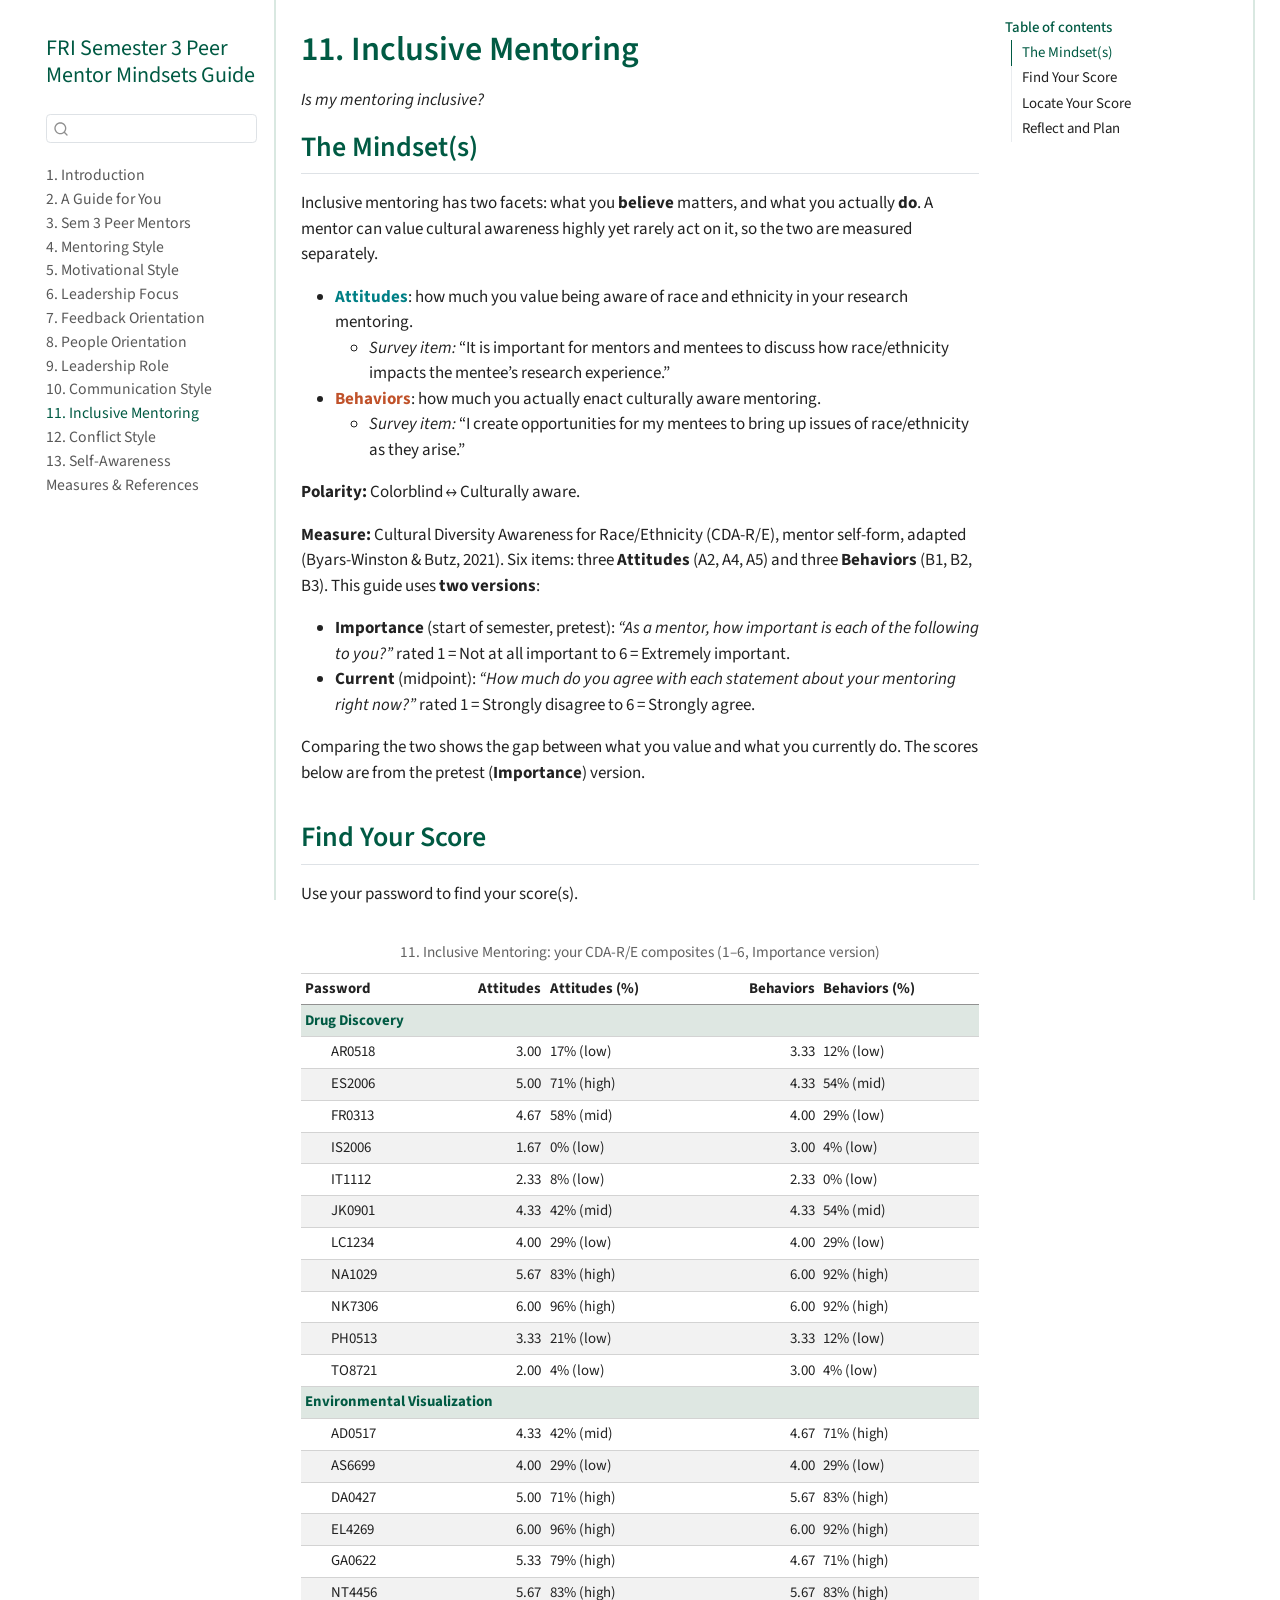
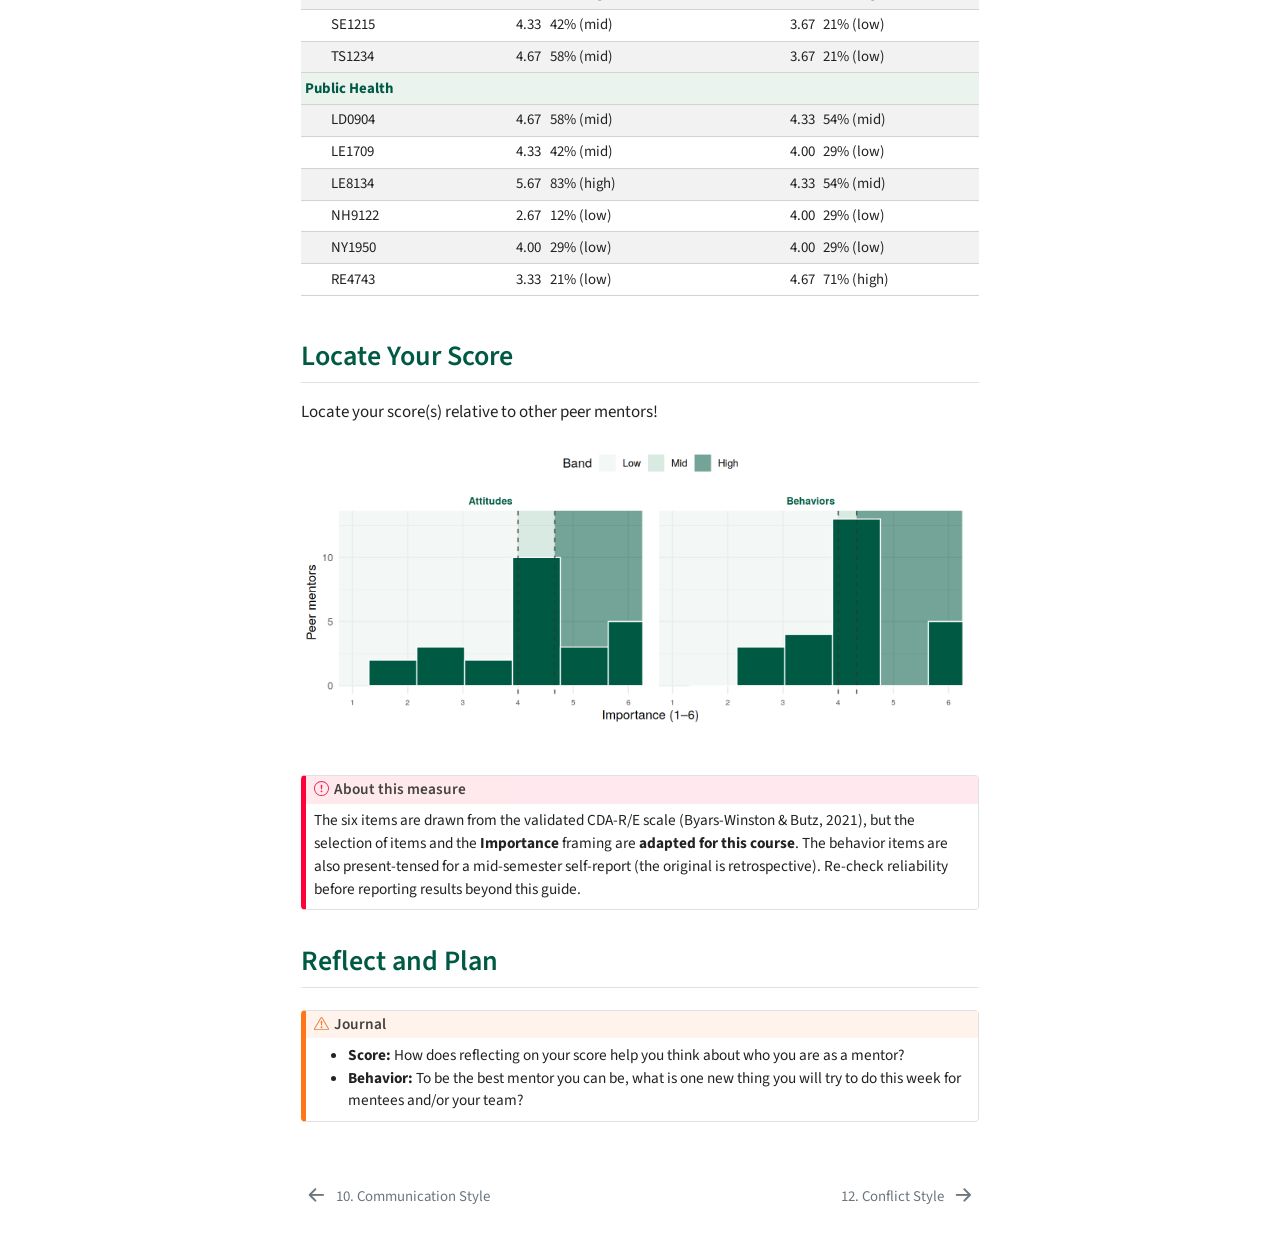
<file: docs/ch11-inclusive-mentoring.html>
<!DOCTYPE html>
<html xmlns="http://www.w3.org/1999/xhtml" lang="en" xml:lang="en"><head>

<meta charset="utf-8">
<meta name="generator" content="quarto-1.6.42">

<meta name="viewport" content="width=device-width, initial-scale=1.0, user-scalable=yes">


<title>11. Inclusive Mentoring – FRI Semester 3 Peer Mentor Mindsets Guide</title>
<style>
code{white-space: pre-wrap;}
span.smallcaps{font-variant: small-caps;}
div.columns{display: flex; gap: min(4vw, 1.5em);}
div.column{flex: auto; overflow-x: auto;}
div.hanging-indent{margin-left: 1.5em; text-indent: -1.5em;}
ul.task-list{list-style: none;}
ul.task-list li input[type="checkbox"] {
  width: 0.8em;
  margin: 0 0.8em 0.2em -1em; /* quarto-specific, see https://github.com/quarto-dev/quarto-cli/issues/4556 */ 
  vertical-align: middle;
}
</style>


<script src="site_libs/quarto-nav/quarto-nav.js"></script>
<script src="site_libs/quarto-nav/headroom.min.js"></script>
<script src="site_libs/clipboard/clipboard.min.js"></script>
<script src="site_libs/quarto-search/autocomplete.umd.js"></script>
<script src="site_libs/quarto-search/fuse.min.js"></script>
<script src="site_libs/quarto-search/quarto-search.js"></script>
<meta name="quarto:offset" content="./">
<link href="./ch12-conflict-style.html" rel="next">
<link href="./ch10-communication-style.html" rel="prev">
<script src="site_libs/quarto-html/quarto.js"></script>
<script src="site_libs/quarto-html/popper.min.js"></script>
<script src="site_libs/quarto-html/tippy.umd.min.js"></script>
<script src="site_libs/quarto-html/anchor.min.js"></script>
<link href="site_libs/quarto-html/tippy.css" rel="stylesheet">
<link href="site_libs/quarto-html/quarto-syntax-highlighting-2f5df379a58b258e96c21c0638c20c03.css" rel="stylesheet" id="quarto-text-highlighting-styles">
<script src="site_libs/bootstrap/bootstrap.min.js"></script>
<link href="site_libs/bootstrap/bootstrap-icons.css" rel="stylesheet">
<link href="site_libs/bootstrap/bootstrap-e4403f1dc1084fe5281ee2813bedc4ef.min.css" rel="stylesheet" append-hash="true" id="quarto-bootstrap" data-mode="light">
<script id="quarto-search-options" type="application/json">{
  "location": "sidebar",
  "copy-button": false,
  "collapse-after": 3,
  "panel-placement": "start",
  "type": "textbox",
  "limit": 50,
  "keyboard-shortcut": [
    "f",
    "/",
    "s"
  ],
  "show-item-context": false,
  "language": {
    "search-no-results-text": "No results",
    "search-matching-documents-text": "matching documents",
    "search-copy-link-title": "Copy link to search",
    "search-hide-matches-text": "Hide additional matches",
    "search-more-match-text": "more match in this document",
    "search-more-matches-text": "more matches in this document",
    "search-clear-button-title": "Clear",
    "search-text-placeholder": "",
    "search-detached-cancel-button-title": "Cancel",
    "search-submit-button-title": "Submit",
    "search-label": "Search"
  }
}</script>
<script src="site_libs/kePrint-0.0.1/kePrint.js"></script>
<link href="site_libs/lightable-0.0.1/lightable.css" rel="stylesheet">


</head>

<body class="nav-sidebar floating">

<div id="quarto-search-results"></div>
  <header id="quarto-header" class="headroom fixed-top">
  <nav class="quarto-secondary-nav">
    <div class="container-fluid d-flex">
      <button type="button" class="quarto-btn-toggle btn" data-bs-toggle="collapse" role="button" data-bs-target=".quarto-sidebar-collapse-item" aria-controls="quarto-sidebar" aria-expanded="false" aria-label="Toggle sidebar navigation" onclick="if (window.quartoToggleHeadroom) { window.quartoToggleHeadroom(); }">
        <i class="bi bi-layout-text-sidebar-reverse"></i>
      </button>
        <nav class="quarto-page-breadcrumbs" aria-label="breadcrumb"><ol class="breadcrumb"><li class="breadcrumb-item"><a href="./ch11-inclusive-mentoring.html">11. Inclusive Mentoring</a></li></ol></nav>
        <a class="flex-grow-1" role="navigation" data-bs-toggle="collapse" data-bs-target=".quarto-sidebar-collapse-item" aria-controls="quarto-sidebar" aria-expanded="false" aria-label="Toggle sidebar navigation" onclick="if (window.quartoToggleHeadroom) { window.quartoToggleHeadroom(); }">      
        </a>
      <button type="button" class="btn quarto-search-button" aria-label="Search" onclick="window.quartoOpenSearch();">
        <i class="bi bi-search"></i>
      </button>
    </div>
  </nav>
</header>
<!-- content -->
<div id="quarto-content" class="quarto-container page-columns page-rows-contents page-layout-article">
<!-- sidebar -->
  <nav id="quarto-sidebar" class="sidebar collapse collapse-horizontal quarto-sidebar-collapse-item sidebar-navigation floating overflow-auto">
    <div class="pt-lg-2 mt-2 text-left sidebar-header">
    <div class="sidebar-title mb-0 py-0">
      <a href="./">FRI Semester 3 Peer Mentor Mindsets Guide</a> 
    </div>
      </div>
        <div class="mt-2 flex-shrink-0 align-items-center">
        <div class="sidebar-search">
        <div id="quarto-search" class="" title="Search"></div>
        </div>
        </div>
    <div class="sidebar-menu-container"> 
    <ul class="list-unstyled mt-1">
        <li class="sidebar-item">
  <div class="sidebar-item-container"> 
  <a href="./index.html" class="sidebar-item-text sidebar-link">
 <span class="menu-text">1. Introduction</span></a>
  </div>
</li>
        <li class="sidebar-item">
  <div class="sidebar-item-container"> 
  <a href="./ch02-guide-for-you.html" class="sidebar-item-text sidebar-link">
 <span class="menu-text">2. A Guide for You</span></a>
  </div>
</li>
        <li class="sidebar-item">
  <div class="sidebar-item-container"> 
  <a href="./ch03-sem3-peer-mentors.html" class="sidebar-item-text sidebar-link">
 <span class="menu-text">3. Sem 3 Peer Mentors</span></a>
  </div>
</li>
        <li class="sidebar-item">
  <div class="sidebar-item-container"> 
  <a href="./ch04-mentoring-style.html" class="sidebar-item-text sidebar-link">
 <span class="menu-text">4. Mentoring Style</span></a>
  </div>
</li>
        <li class="sidebar-item">
  <div class="sidebar-item-container"> 
  <a href="./ch05-motivational-style.html" class="sidebar-item-text sidebar-link">
 <span class="menu-text">5. Motivational Style</span></a>
  </div>
</li>
        <li class="sidebar-item">
  <div class="sidebar-item-container"> 
  <a href="./ch06-leadership-focus.html" class="sidebar-item-text sidebar-link">
 <span class="menu-text">6. Leadership Focus</span></a>
  </div>
</li>
        <li class="sidebar-item">
  <div class="sidebar-item-container"> 
  <a href="./ch07-feedback-orientation.html" class="sidebar-item-text sidebar-link">
 <span class="menu-text">7. Feedback Orientation</span></a>
  </div>
</li>
        <li class="sidebar-item">
  <div class="sidebar-item-container"> 
  <a href="./ch08-people-orientation.html" class="sidebar-item-text sidebar-link">
 <span class="menu-text">8. People Orientation</span></a>
  </div>
</li>
        <li class="sidebar-item">
  <div class="sidebar-item-container"> 
  <a href="./ch09-leadership-role.html" class="sidebar-item-text sidebar-link">
 <span class="menu-text">9. Leadership Role</span></a>
  </div>
</li>
        <li class="sidebar-item">
  <div class="sidebar-item-container"> 
  <a href="./ch10-communication-style.html" class="sidebar-item-text sidebar-link">
 <span class="menu-text">10. Communication Style</span></a>
  </div>
</li>
        <li class="sidebar-item">
  <div class="sidebar-item-container"> 
  <a href="./ch11-inclusive-mentoring.html" class="sidebar-item-text sidebar-link active">
 <span class="menu-text">11. Inclusive Mentoring</span></a>
  </div>
</li>
        <li class="sidebar-item">
  <div class="sidebar-item-container"> 
  <a href="./ch12-conflict-style.html" class="sidebar-item-text sidebar-link">
 <span class="menu-text">12. Conflict Style</span></a>
  </div>
</li>
        <li class="sidebar-item">
  <div class="sidebar-item-container"> 
  <a href="./ch13-self-awareness.html" class="sidebar-item-text sidebar-link">
 <span class="menu-text">13. Self-Awareness</span></a>
  </div>
</li>
        <li class="sidebar-item">
  <div class="sidebar-item-container"> 
  <a href="./references.html" class="sidebar-item-text sidebar-link">
 <span class="menu-text">Measures &amp; References</span></a>
  </div>
</li>
    </ul>
    </div>
</nav>
<div id="quarto-sidebar-glass" class="quarto-sidebar-collapse-item" data-bs-toggle="collapse" data-bs-target=".quarto-sidebar-collapse-item"></div>
<!-- margin-sidebar -->
    <div id="quarto-margin-sidebar" class="sidebar margin-sidebar">
        <nav id="TOC" role="doc-toc" class="toc-active">
    <h2 id="toc-title">Table of contents</h2>
   
  <ul>
  <li><a href="#the-mindsets" id="toc-the-mindsets" class="nav-link active" data-scroll-target="#the-mindsets">The Mindset(s)</a></li>
  <li><a href="#find-your-score" id="toc-find-your-score" class="nav-link" data-scroll-target="#find-your-score">Find Your Score</a></li>
  <li><a href="#locate-your-score" id="toc-locate-your-score" class="nav-link" data-scroll-target="#locate-your-score">Locate Your Score</a></li>
  <li><a href="#reflect-and-plan" id="toc-reflect-and-plan" class="nav-link" data-scroll-target="#reflect-and-plan">Reflect and Plan</a></li>
  </ul>
</nav>
    </div>
<!-- main -->
<main class="content" id="quarto-document-content">

<header id="title-block-header" class="quarto-title-block default">
<div class="quarto-title">
<h1 class="title">11. Inclusive Mentoring</h1>
</div>



<div class="quarto-title-meta">

    
  
    
  </div>
  


</header>


<p><em>Is my mentoring inclusive?</em></p>
<section id="the-mindsets" class="level2 unnumbered">
<h2 class="unnumbered anchored" data-anchor-id="the-mindsets">The Mindset(s)</h2>
<p>Inclusive mentoring has two facets: what you <strong>believe</strong> matters, and what you actually <strong>do</strong>. A mentor can value cultural awareness highly yet rarely act on it, so the two are measured separately.</p>
<ul>
<li><span style="color:#007F85;"><strong>Attitudes</strong></span>: how much you value being aware of race and ethnicity in your research mentoring.
<ul>
<li><em>Survey item:</em> “It is important for mentors and mentees to discuss how race/ethnicity impacts the mentee’s research experience.”</li>
</ul></li>
<li><span style="color:#C0522A;"><strong>Behaviors</strong></span>: how much you actually enact culturally aware mentoring.
<ul>
<li><em>Survey item:</em> “I create opportunities for my mentees to bring up issues of race/ethnicity as they arise.”</li>
</ul></li>
</ul>
<p><strong>Polarity:</strong> Colorblind ↔︎ Culturally aware.</p>
<p><strong>Measure:</strong> Cultural Diversity Awareness for Race/Ethnicity (CDA-R/E), mentor self-form, adapted (Byars-Winston &amp; Butz, 2021). Six items: three <strong>Attitudes</strong> (A2, A4, A5) and three <strong>Behaviors</strong> (B1, B2, B3). This guide uses <strong>two versions</strong>:</p>
<ul>
<li><strong>Importance</strong> (start of semester, pretest): <em>“As a mentor, how important is each of the following to you?”</em> rated 1 = Not at all important to 6 = Extremely important.</li>
<li><strong>Current</strong> (midpoint): <em>“How much do you agree with each statement about your mentoring right now?”</em> rated 1 = Strongly disagree to 6 = Strongly agree.</li>
</ul>
<p>Comparing the two shows the gap between what you value and what you currently do. The scores below are from the pretest (<strong>Importance</strong>) version.</p>
</section>
<section id="find-your-score" class="level2 unnumbered">
<h2 class="unnumbered anchored" data-anchor-id="find-your-score">Find Your Score</h2>
<p>Use your password to find your score(s).</p>
<div class="cell">
<div class="cell-output-display">
<table class="table table-striped table-hover table-condensed caption-top table-sm small" data-quarto-postprocess="true">
<caption>11. Inclusive Mentoring: your CDA-R/E composites (1–6, Importance version)</caption>
<thead>
<tr class="header">
<th style="text-align: left;" data-quarto-table-cell-role="th">Password</th>
<th style="text-align: right;" data-quarto-table-cell-role="th">Attitudes</th>
<th style="text-align: left;" data-quarto-table-cell-role="th">Attitudes (%)</th>
<th style="text-align: right;" data-quarto-table-cell-role="th">Behaviors</th>
<th style="text-align: left;" data-quarto-table-cell-role="th">Behaviors (%)</th>
</tr>
</thead>
<tbody>
<tr class="odd" data-grouplength="11">
<td colspan="5" style="background-color: #EAF3EE; color: #005A43"><strong>Drug Discovery</strong></td>
</tr>
<tr class="even">
<td style="text-align: left; padding-left: 2em;" data-indentlevel="1">AR0518</td>
<td style="text-align: right;">3.00</td>
<td style="text-align: left;">17% (low)</td>
<td style="text-align: right;">3.33</td>
<td style="text-align: left;">12% (low)</td>
</tr>
<tr class="odd">
<td style="text-align: left; padding-left: 2em;" data-indentlevel="1">ES2006</td>
<td style="text-align: right;">5.00</td>
<td style="text-align: left;">71% (high)</td>
<td style="text-align: right;">4.33</td>
<td style="text-align: left;">54% (mid)</td>
</tr>
<tr class="even">
<td style="text-align: left; padding-left: 2em;" data-indentlevel="1">FR0313</td>
<td style="text-align: right;">4.67</td>
<td style="text-align: left;">58% (mid)</td>
<td style="text-align: right;">4.00</td>
<td style="text-align: left;">29% (low)</td>
</tr>
<tr class="odd">
<td style="text-align: left; padding-left: 2em;" data-indentlevel="1">IS2006</td>
<td style="text-align: right;">1.67</td>
<td style="text-align: left;">0% (low)</td>
<td style="text-align: right;">3.00</td>
<td style="text-align: left;">4% (low)</td>
</tr>
<tr class="even">
<td style="text-align: left; padding-left: 2em;" data-indentlevel="1">IT1112</td>
<td style="text-align: right;">2.33</td>
<td style="text-align: left;">8% (low)</td>
<td style="text-align: right;">2.33</td>
<td style="text-align: left;">0% (low)</td>
</tr>
<tr class="odd">
<td style="text-align: left; padding-left: 2em;" data-indentlevel="1">JK0901</td>
<td style="text-align: right;">4.33</td>
<td style="text-align: left;">42% (mid)</td>
<td style="text-align: right;">4.33</td>
<td style="text-align: left;">54% (mid)</td>
</tr>
<tr class="even">
<td style="text-align: left; padding-left: 2em;" data-indentlevel="1">LC1234</td>
<td style="text-align: right;">4.00</td>
<td style="text-align: left;">29% (low)</td>
<td style="text-align: right;">4.00</td>
<td style="text-align: left;">29% (low)</td>
</tr>
<tr class="odd">
<td style="text-align: left; padding-left: 2em;" data-indentlevel="1">NA1029</td>
<td style="text-align: right;">5.67</td>
<td style="text-align: left;">83% (high)</td>
<td style="text-align: right;">6.00</td>
<td style="text-align: left;">92% (high)</td>
</tr>
<tr class="even">
<td style="text-align: left; padding-left: 2em;" data-indentlevel="1">NK7306</td>
<td style="text-align: right;">6.00</td>
<td style="text-align: left;">96% (high)</td>
<td style="text-align: right;">6.00</td>
<td style="text-align: left;">92% (high)</td>
</tr>
<tr class="odd">
<td style="text-align: left; padding-left: 2em;" data-indentlevel="1">PH0513</td>
<td style="text-align: right;">3.33</td>
<td style="text-align: left;">21% (low)</td>
<td style="text-align: right;">3.33</td>
<td style="text-align: left;">12% (low)</td>
</tr>
<tr class="even">
<td style="text-align: left; padding-left: 2em;" data-indentlevel="1">TO8721</td>
<td style="text-align: right;">2.00</td>
<td style="text-align: left;">4% (low)</td>
<td style="text-align: right;">3.00</td>
<td style="text-align: left;">4% (low)</td>
</tr>
<tr class="odd" data-grouplength="8">
<td colspan="5" style="background-color: #EAF3EE; color: #005A43"><strong>Environmental Visualization</strong></td>
</tr>
<tr class="even">
<td style="text-align: left; padding-left: 2em;" data-indentlevel="1">AD0517</td>
<td style="text-align: right;">4.33</td>
<td style="text-align: left;">42% (mid)</td>
<td style="text-align: right;">4.67</td>
<td style="text-align: left;">71% (high)</td>
</tr>
<tr class="odd">
<td style="text-align: left; padding-left: 2em;" data-indentlevel="1">AS6699</td>
<td style="text-align: right;">4.00</td>
<td style="text-align: left;">29% (low)</td>
<td style="text-align: right;">4.00</td>
<td style="text-align: left;">29% (low)</td>
</tr>
<tr class="even">
<td style="text-align: left; padding-left: 2em;" data-indentlevel="1">DA0427</td>
<td style="text-align: right;">5.00</td>
<td style="text-align: left;">71% (high)</td>
<td style="text-align: right;">5.67</td>
<td style="text-align: left;">83% (high)</td>
</tr>
<tr class="odd">
<td style="text-align: left; padding-left: 2em;" data-indentlevel="1">EL4269</td>
<td style="text-align: right;">6.00</td>
<td style="text-align: left;">96% (high)</td>
<td style="text-align: right;">6.00</td>
<td style="text-align: left;">92% (high)</td>
</tr>
<tr class="even">
<td style="text-align: left; padding-left: 2em;" data-indentlevel="1">GA0622</td>
<td style="text-align: right;">5.33</td>
<td style="text-align: left;">79% (high)</td>
<td style="text-align: right;">4.67</td>
<td style="text-align: left;">71% (high)</td>
</tr>
<tr class="odd">
<td style="text-align: left; padding-left: 2em;" data-indentlevel="1">NT4456</td>
<td style="text-align: right;">5.67</td>
<td style="text-align: left;">83% (high)</td>
<td style="text-align: right;">5.67</td>
<td style="text-align: left;">83% (high)</td>
</tr>
<tr class="even">
<td style="text-align: left; padding-left: 2em;" data-indentlevel="1">SE1215</td>
<td style="text-align: right;">4.33</td>
<td style="text-align: left;">42% (mid)</td>
<td style="text-align: right;">3.67</td>
<td style="text-align: left;">21% (low)</td>
</tr>
<tr class="odd">
<td style="text-align: left; padding-left: 2em;" data-indentlevel="1">TS1234</td>
<td style="text-align: right;">4.67</td>
<td style="text-align: left;">58% (mid)</td>
<td style="text-align: right;">3.67</td>
<td style="text-align: left;">21% (low)</td>
</tr>
<tr class="even" data-grouplength="6">
<td colspan="5" style="background-color: #EAF3EE; color: #005A43"><strong>Public Health</strong></td>
</tr>
<tr class="odd">
<td style="text-align: left; padding-left: 2em;" data-indentlevel="1">LD0904</td>
<td style="text-align: right;">4.67</td>
<td style="text-align: left;">58% (mid)</td>
<td style="text-align: right;">4.33</td>
<td style="text-align: left;">54% (mid)</td>
</tr>
<tr class="even">
<td style="text-align: left; padding-left: 2em;" data-indentlevel="1">LE1709</td>
<td style="text-align: right;">4.33</td>
<td style="text-align: left;">42% (mid)</td>
<td style="text-align: right;">4.00</td>
<td style="text-align: left;">29% (low)</td>
</tr>
<tr class="odd">
<td style="text-align: left; padding-left: 2em;" data-indentlevel="1">LE8134</td>
<td style="text-align: right;">5.67</td>
<td style="text-align: left;">83% (high)</td>
<td style="text-align: right;">4.33</td>
<td style="text-align: left;">54% (mid)</td>
</tr>
<tr class="even">
<td style="text-align: left; padding-left: 2em;" data-indentlevel="1">NH9122</td>
<td style="text-align: right;">2.67</td>
<td style="text-align: left;">12% (low)</td>
<td style="text-align: right;">4.00</td>
<td style="text-align: left;">29% (low)</td>
</tr>
<tr class="odd">
<td style="text-align: left; padding-left: 2em;" data-indentlevel="1">NY1950</td>
<td style="text-align: right;">4.00</td>
<td style="text-align: left;">29% (low)</td>
<td style="text-align: right;">4.00</td>
<td style="text-align: left;">29% (low)</td>
</tr>
<tr class="even">
<td style="text-align: left; padding-left: 2em;" data-indentlevel="1">RE4743</td>
<td style="text-align: right;">3.33</td>
<td style="text-align: left;">21% (low)</td>
<td style="text-align: right;">4.67</td>
<td style="text-align: left;">71% (high)</td>
</tr>
</tbody>
</table>


</div>
</div>
</section>
<section id="locate-your-score" class="level2 unnumbered">
<h2 class="unnumbered anchored" data-anchor-id="locate-your-score">Locate Your Score</h2>
<p>Locate your score(s) relative to other peer mentors!</p>
<div class="cell">
<div class="cell-output-display">
<div>
<figure class="figure">
<p><img src="ch11-inclusive-mentoring_files/figure-html/ch11-inclusive-mentoring-plot-1.png" class="img-fluid figure-img" width="864"></p>
</figure>
</div>
</div>
</div>
<div class="callout callout-style-default callout-important callout-titled">
<div class="callout-header d-flex align-content-center">
<div class="callout-icon-container">
<i class="callout-icon"></i>
</div>
<div class="callout-title-container flex-fill">
About this measure
</div>
</div>
<div class="callout-body-container callout-body">
<p>The six items are drawn from the validated CDA-R/E scale (Byars-Winston &amp; Butz, 2021), but the selection of items and the <strong>Importance</strong> framing are <strong>adapted for this course</strong>. The behavior items are also present-tensed for a mid-semester self-report (the original is retrospective). Re-check reliability before reporting results beyond this guide.</p>
</div>
</div>
</section>
<section id="reflect-and-plan" class="level2">
<h2 class="anchored" data-anchor-id="reflect-and-plan">Reflect and Plan</h2>
<div class="callout callout-style-default callout-warning callout-titled">
<div class="callout-header d-flex align-content-center">
<div class="callout-icon-container">
<i class="callout-icon"></i>
</div>
<div class="callout-title-container flex-fill">
Journal
</div>
</div>
<div class="callout-body-container callout-body">
<ul>
<li><strong>Score:</strong> How does reflecting on your score help you think about who you are as a mentor?</li>
<li><strong>Behavior:</strong> To be the best mentor you can be, what is one new thing you will try to do this week for mentees and/or your team?</li>
</ul>
</div>
</div>


</section>

</main> <!-- /main -->
<script id="quarto-html-after-body" type="application/javascript">
window.document.addEventListener("DOMContentLoaded", function (event) {
  const toggleBodyColorMode = (bsSheetEl) => {
    const mode = bsSheetEl.getAttribute("data-mode");
    const bodyEl = window.document.querySelector("body");
    if (mode === "dark") {
      bodyEl.classList.add("quarto-dark");
      bodyEl.classList.remove("quarto-light");
    } else {
      bodyEl.classList.add("quarto-light");
      bodyEl.classList.remove("quarto-dark");
    }
  }
  const toggleBodyColorPrimary = () => {
    const bsSheetEl = window.document.querySelector("link#quarto-bootstrap");
    if (bsSheetEl) {
      toggleBodyColorMode(bsSheetEl);
    }
  }
  toggleBodyColorPrimary();  
  const icon = "";
  const anchorJS = new window.AnchorJS();
  anchorJS.options = {
    placement: 'right',
    icon: icon
  };
  anchorJS.add('.anchored');
  const isCodeAnnotation = (el) => {
    for (const clz of el.classList) {
      if (clz.startsWith('code-annotation-')) {                     
        return true;
      }
    }
    return false;
  }
  const onCopySuccess = function(e) {
    // button target
    const button = e.trigger;
    // don't keep focus
    button.blur();
    // flash "checked"
    button.classList.add('code-copy-button-checked');
    var currentTitle = button.getAttribute("title");
    button.setAttribute("title", "Copied!");
    let tooltip;
    if (window.bootstrap) {
      button.setAttribute("data-bs-toggle", "tooltip");
      button.setAttribute("data-bs-placement", "left");
      button.setAttribute("data-bs-title", "Copied!");
      tooltip = new bootstrap.Tooltip(button, 
        { trigger: "manual", 
          customClass: "code-copy-button-tooltip",
          offset: [0, -8]});
      tooltip.show();    
    }
    setTimeout(function() {
      if (tooltip) {
        tooltip.hide();
        button.removeAttribute("data-bs-title");
        button.removeAttribute("data-bs-toggle");
        button.removeAttribute("data-bs-placement");
      }
      button.setAttribute("title", currentTitle);
      button.classList.remove('code-copy-button-checked');
    }, 1000);
    // clear code selection
    e.clearSelection();
  }
  const getTextToCopy = function(trigger) {
      const codeEl = trigger.previousElementSibling.cloneNode(true);
      for (const childEl of codeEl.children) {
        if (isCodeAnnotation(childEl)) {
          childEl.remove();
        }
      }
      return codeEl.innerText;
  }
  const clipboard = new window.ClipboardJS('.code-copy-button:not([data-in-quarto-modal])', {
    text: getTextToCopy
  });
  clipboard.on('success', onCopySuccess);
  if (window.document.getElementById('quarto-embedded-source-code-modal')) {
    const clipboardModal = new window.ClipboardJS('.code-copy-button[data-in-quarto-modal]', {
      text: getTextToCopy,
      container: window.document.getElementById('quarto-embedded-source-code-modal')
    });
    clipboardModal.on('success', onCopySuccess);
  }
    var localhostRegex = new RegExp(/^(?:http|https):\/\/localhost\:?[0-9]*\//);
    var mailtoRegex = new RegExp(/^mailto:/);
      var filterRegex = new RegExp('/' + window.location.host + '/');
    var isInternal = (href) => {
        return filterRegex.test(href) || localhostRegex.test(href) || mailtoRegex.test(href);
    }
    // Inspect non-navigation links and adorn them if external
 	var links = window.document.querySelectorAll('a[href]:not(.nav-link):not(.navbar-brand):not(.toc-action):not(.sidebar-link):not(.sidebar-item-toggle):not(.pagination-link):not(.no-external):not([aria-hidden]):not(.dropdown-item):not(.quarto-navigation-tool):not(.about-link)');
    for (var i=0; i<links.length; i++) {
      const link = links[i];
      if (!isInternal(link.href)) {
        // undo the damage that might have been done by quarto-nav.js in the case of
        // links that we want to consider external
        if (link.dataset.originalHref !== undefined) {
          link.href = link.dataset.originalHref;
        }
      }
    }
  function tippyHover(el, contentFn, onTriggerFn, onUntriggerFn) {
    const config = {
      allowHTML: true,
      maxWidth: 500,
      delay: 100,
      arrow: false,
      appendTo: function(el) {
          return el.parentElement;
      },
      interactive: true,
      interactiveBorder: 10,
      theme: 'quarto',
      placement: 'bottom-start',
    };
    if (contentFn) {
      config.content = contentFn;
    }
    if (onTriggerFn) {
      config.onTrigger = onTriggerFn;
    }
    if (onUntriggerFn) {
      config.onUntrigger = onUntriggerFn;
    }
    window.tippy(el, config); 
  }
  const noterefs = window.document.querySelectorAll('a[role="doc-noteref"]');
  for (var i=0; i<noterefs.length; i++) {
    const ref = noterefs[i];
    tippyHover(ref, function() {
      // use id or data attribute instead here
      let href = ref.getAttribute('data-footnote-href') || ref.getAttribute('href');
      try { href = new URL(href).hash; } catch {}
      const id = href.replace(/^#\/?/, "");
      const note = window.document.getElementById(id);
      if (note) {
        return note.innerHTML;
      } else {
        return "";
      }
    });
  }
  const xrefs = window.document.querySelectorAll('a.quarto-xref');
  const processXRef = (id, note) => {
    // Strip column container classes
    const stripColumnClz = (el) => {
      el.classList.remove("page-full", "page-columns");
      if (el.children) {
        for (const child of el.children) {
          stripColumnClz(child);
        }
      }
    }
    stripColumnClz(note)
    if (id === null || id.startsWith('sec-')) {
      // Special case sections, only their first couple elements
      const container = document.createElement("div");
      if (note.children && note.children.length > 2) {
        container.appendChild(note.children[0].cloneNode(true));
        for (let i = 1; i < note.children.length; i++) {
          const child = note.children[i];
          if (child.tagName === "P" && child.innerText === "") {
            continue;
          } else {
            container.appendChild(child.cloneNode(true));
            break;
          }
        }
        if (window.Quarto?.typesetMath) {
          window.Quarto.typesetMath(container);
        }
        return container.innerHTML
      } else {
        if (window.Quarto?.typesetMath) {
          window.Quarto.typesetMath(note);
        }
        return note.innerHTML;
      }
    } else {
      // Remove any anchor links if they are present
      const anchorLink = note.querySelector('a.anchorjs-link');
      if (anchorLink) {
        anchorLink.remove();
      }
      if (window.Quarto?.typesetMath) {
        window.Quarto.typesetMath(note);
      }
      if (note.classList.contains("callout")) {
        return note.outerHTML;
      } else {
        return note.innerHTML;
      }
    }
  }
  for (var i=0; i<xrefs.length; i++) {
    const xref = xrefs[i];
    tippyHover(xref, undefined, function(instance) {
      instance.disable();
      let url = xref.getAttribute('href');
      let hash = undefined; 
      if (url.startsWith('#')) {
        hash = url;
      } else {
        try { hash = new URL(url).hash; } catch {}
      }
      if (hash) {
        const id = hash.replace(/^#\/?/, "");
        const note = window.document.getElementById(id);
        if (note !== null) {
          try {
            const html = processXRef(id, note.cloneNode(true));
            instance.setContent(html);
          } finally {
            instance.enable();
            instance.show();
          }
        } else {
          // See if we can fetch this
          fetch(url.split('#')[0])
          .then(res => res.text())
          .then(html => {
            const parser = new DOMParser();
            const htmlDoc = parser.parseFromString(html, "text/html");
            const note = htmlDoc.getElementById(id);
            if (note !== null) {
              const html = processXRef(id, note);
              instance.setContent(html);
            } 
          }).finally(() => {
            instance.enable();
            instance.show();
          });
        }
      } else {
        // See if we can fetch a full url (with no hash to target)
        // This is a special case and we should probably do some content thinning / targeting
        fetch(url)
        .then(res => res.text())
        .then(html => {
          const parser = new DOMParser();
          const htmlDoc = parser.parseFromString(html, "text/html");
          const note = htmlDoc.querySelector('main.content');
          if (note !== null) {
            // This should only happen for chapter cross references
            // (since there is no id in the URL)
            // remove the first header
            if (note.children.length > 0 && note.children[0].tagName === "HEADER") {
              note.children[0].remove();
            }
            const html = processXRef(null, note);
            instance.setContent(html);
          } 
        }).finally(() => {
          instance.enable();
          instance.show();
        });
      }
    }, function(instance) {
    });
  }
      let selectedAnnoteEl;
      const selectorForAnnotation = ( cell, annotation) => {
        let cellAttr = 'data-code-cell="' + cell + '"';
        let lineAttr = 'data-code-annotation="' +  annotation + '"';
        const selector = 'span[' + cellAttr + '][' + lineAttr + ']';
        return selector;
      }
      const selectCodeLines = (annoteEl) => {
        const doc = window.document;
        const targetCell = annoteEl.getAttribute("data-target-cell");
        const targetAnnotation = annoteEl.getAttribute("data-target-annotation");
        const annoteSpan = window.document.querySelector(selectorForAnnotation(targetCell, targetAnnotation));
        const lines = annoteSpan.getAttribute("data-code-lines").split(",");
        const lineIds = lines.map((line) => {
          return targetCell + "-" + line;
        })
        let top = null;
        let height = null;
        let parent = null;
        if (lineIds.length > 0) {
            //compute the position of the single el (top and bottom and make a div)
            const el = window.document.getElementById(lineIds[0]);
            top = el.offsetTop;
            height = el.offsetHeight;
            parent = el.parentElement.parentElement;
          if (lineIds.length > 1) {
            const lastEl = window.document.getElementById(lineIds[lineIds.length - 1]);
            const bottom = lastEl.offsetTop + lastEl.offsetHeight;
            height = bottom - top;
          }
          if (top !== null && height !== null && parent !== null) {
            // cook up a div (if necessary) and position it 
            let div = window.document.getElementById("code-annotation-line-highlight");
            if (div === null) {
              div = window.document.createElement("div");
              div.setAttribute("id", "code-annotation-line-highlight");
              div.style.position = 'absolute';
              parent.appendChild(div);
            }
            div.style.top = top - 2 + "px";
            div.style.height = height + 4 + "px";
            div.style.left = 0;
            let gutterDiv = window.document.getElementById("code-annotation-line-highlight-gutter");
            if (gutterDiv === null) {
              gutterDiv = window.document.createElement("div");
              gutterDiv.setAttribute("id", "code-annotation-line-highlight-gutter");
              gutterDiv.style.position = 'absolute';
              const codeCell = window.document.getElementById(targetCell);
              const gutter = codeCell.querySelector('.code-annotation-gutter');
              gutter.appendChild(gutterDiv);
            }
            gutterDiv.style.top = top - 2 + "px";
            gutterDiv.style.height = height + 4 + "px";
          }
          selectedAnnoteEl = annoteEl;
        }
      };
      const unselectCodeLines = () => {
        const elementsIds = ["code-annotation-line-highlight", "code-annotation-line-highlight-gutter"];
        elementsIds.forEach((elId) => {
          const div = window.document.getElementById(elId);
          if (div) {
            div.remove();
          }
        });
        selectedAnnoteEl = undefined;
      };
        // Handle positioning of the toggle
    window.addEventListener(
      "resize",
      throttle(() => {
        elRect = undefined;
        if (selectedAnnoteEl) {
          selectCodeLines(selectedAnnoteEl);
        }
      }, 10)
    );
    function throttle(fn, ms) {
    let throttle = false;
    let timer;
      return (...args) => {
        if(!throttle) { // first call gets through
            fn.apply(this, args);
            throttle = true;
        } else { // all the others get throttled
            if(timer) clearTimeout(timer); // cancel #2
            timer = setTimeout(() => {
              fn.apply(this, args);
              timer = throttle = false;
            }, ms);
        }
      };
    }
      // Attach click handler to the DT
      const annoteDls = window.document.querySelectorAll('dt[data-target-cell]');
      for (const annoteDlNode of annoteDls) {
        annoteDlNode.addEventListener('click', (event) => {
          const clickedEl = event.target;
          if (clickedEl !== selectedAnnoteEl) {
            unselectCodeLines();
            const activeEl = window.document.querySelector('dt[data-target-cell].code-annotation-active');
            if (activeEl) {
              activeEl.classList.remove('code-annotation-active');
            }
            selectCodeLines(clickedEl);
            clickedEl.classList.add('code-annotation-active');
          } else {
            // Unselect the line
            unselectCodeLines();
            clickedEl.classList.remove('code-annotation-active');
          }
        });
      }
  const findCites = (el) => {
    const parentEl = el.parentElement;
    if (parentEl) {
      const cites = parentEl.dataset.cites;
      if (cites) {
        return {
          el,
          cites: cites.split(' ')
        };
      } else {
        return findCites(el.parentElement)
      }
    } else {
      return undefined;
    }
  };
  var bibliorefs = window.document.querySelectorAll('a[role="doc-biblioref"]');
  for (var i=0; i<bibliorefs.length; i++) {
    const ref = bibliorefs[i];
    const citeInfo = findCites(ref);
    if (citeInfo) {
      tippyHover(citeInfo.el, function() {
        var popup = window.document.createElement('div');
        citeInfo.cites.forEach(function(cite) {
          var citeDiv = window.document.createElement('div');
          citeDiv.classList.add('hanging-indent');
          citeDiv.classList.add('csl-entry');
          var biblioDiv = window.document.getElementById('ref-' + cite);
          if (biblioDiv) {
            citeDiv.innerHTML = biblioDiv.innerHTML;
          }
          popup.appendChild(citeDiv);
        });
        return popup.innerHTML;
      });
    }
  }
});
</script>
<nav class="page-navigation">
  <div class="nav-page nav-page-previous">
      <a href="./ch10-communication-style.html" class="pagination-link" aria-label="10. Communication Style">
        <i class="bi bi-arrow-left-short"></i> <span class="nav-page-text">10. Communication Style</span>
      </a>          
  </div>
  <div class="nav-page nav-page-next">
      <a href="./ch12-conflict-style.html" class="pagination-link" aria-label="12. Conflict Style">
        <span class="nav-page-text">12. Conflict Style</span> <i class="bi bi-arrow-right-short"></i>
      </a>
  </div>
</nav>
</div> <!-- /content -->




</body></html>
</file>
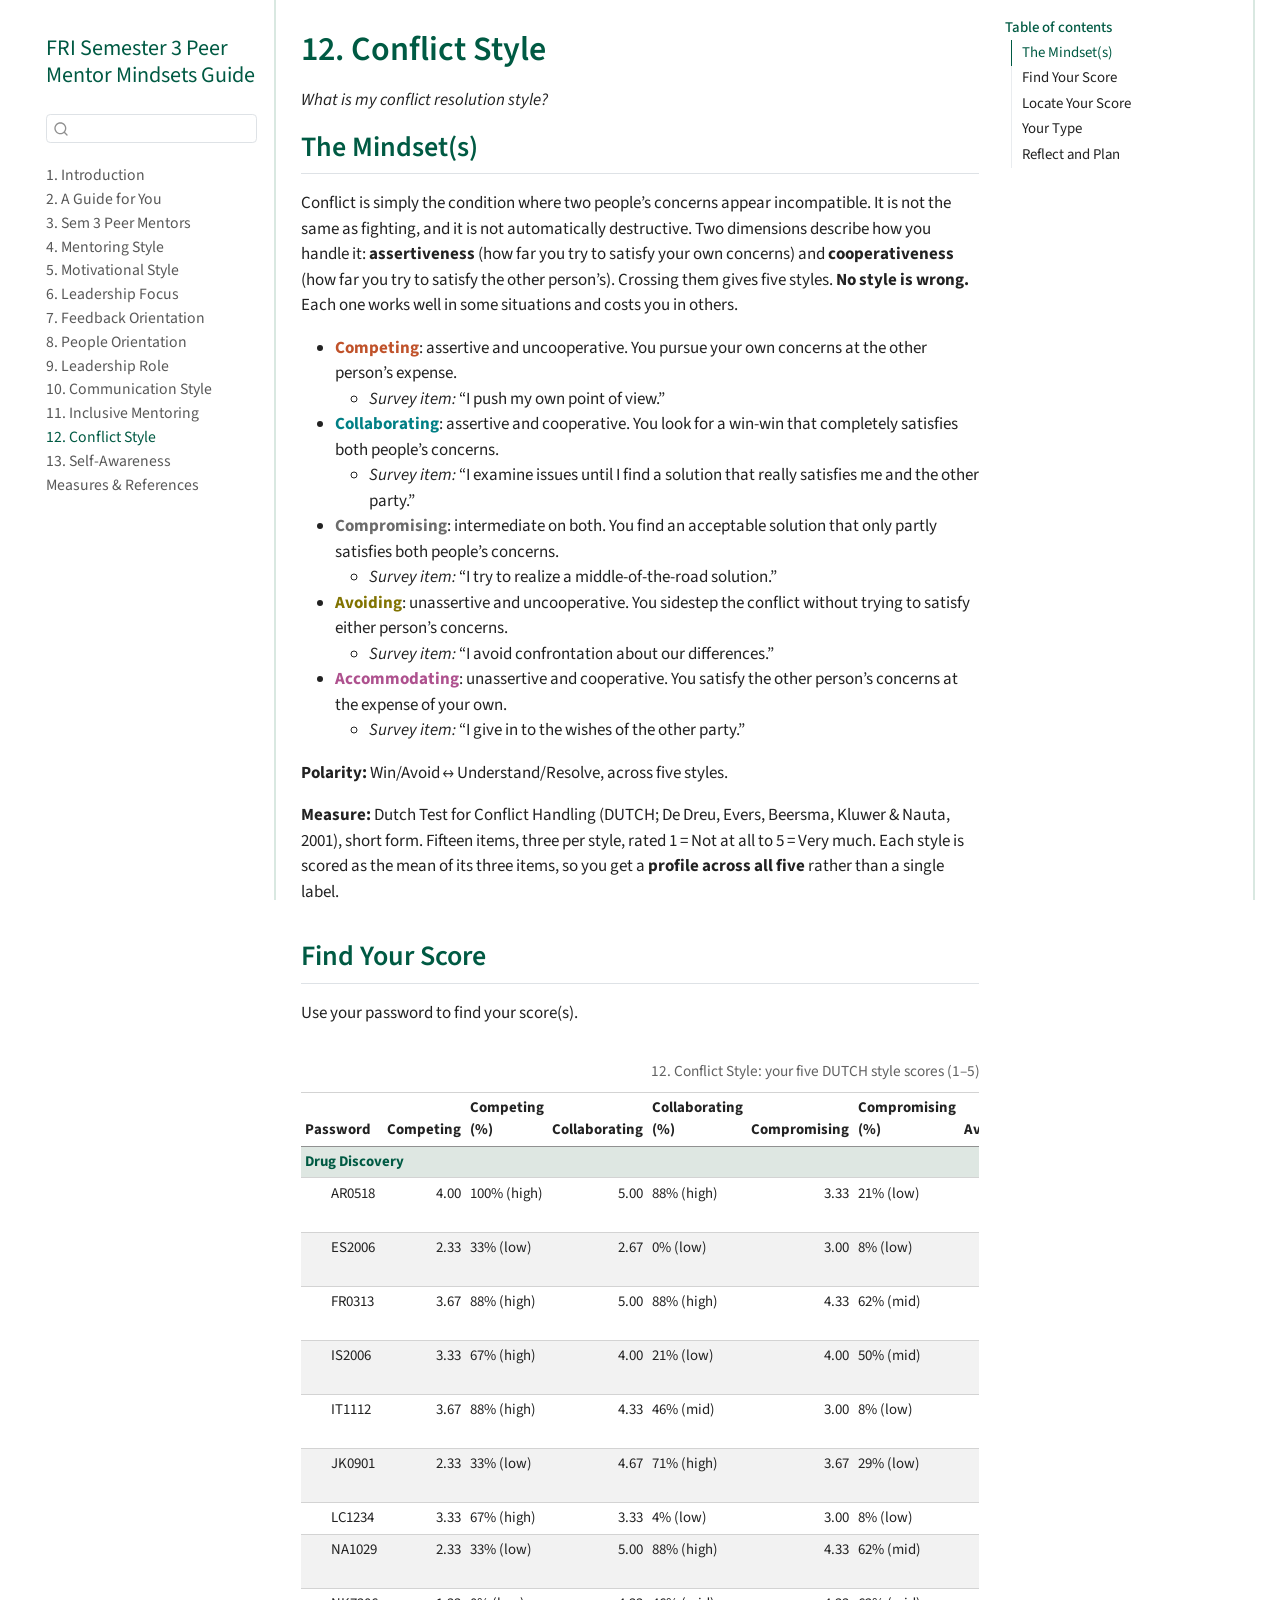
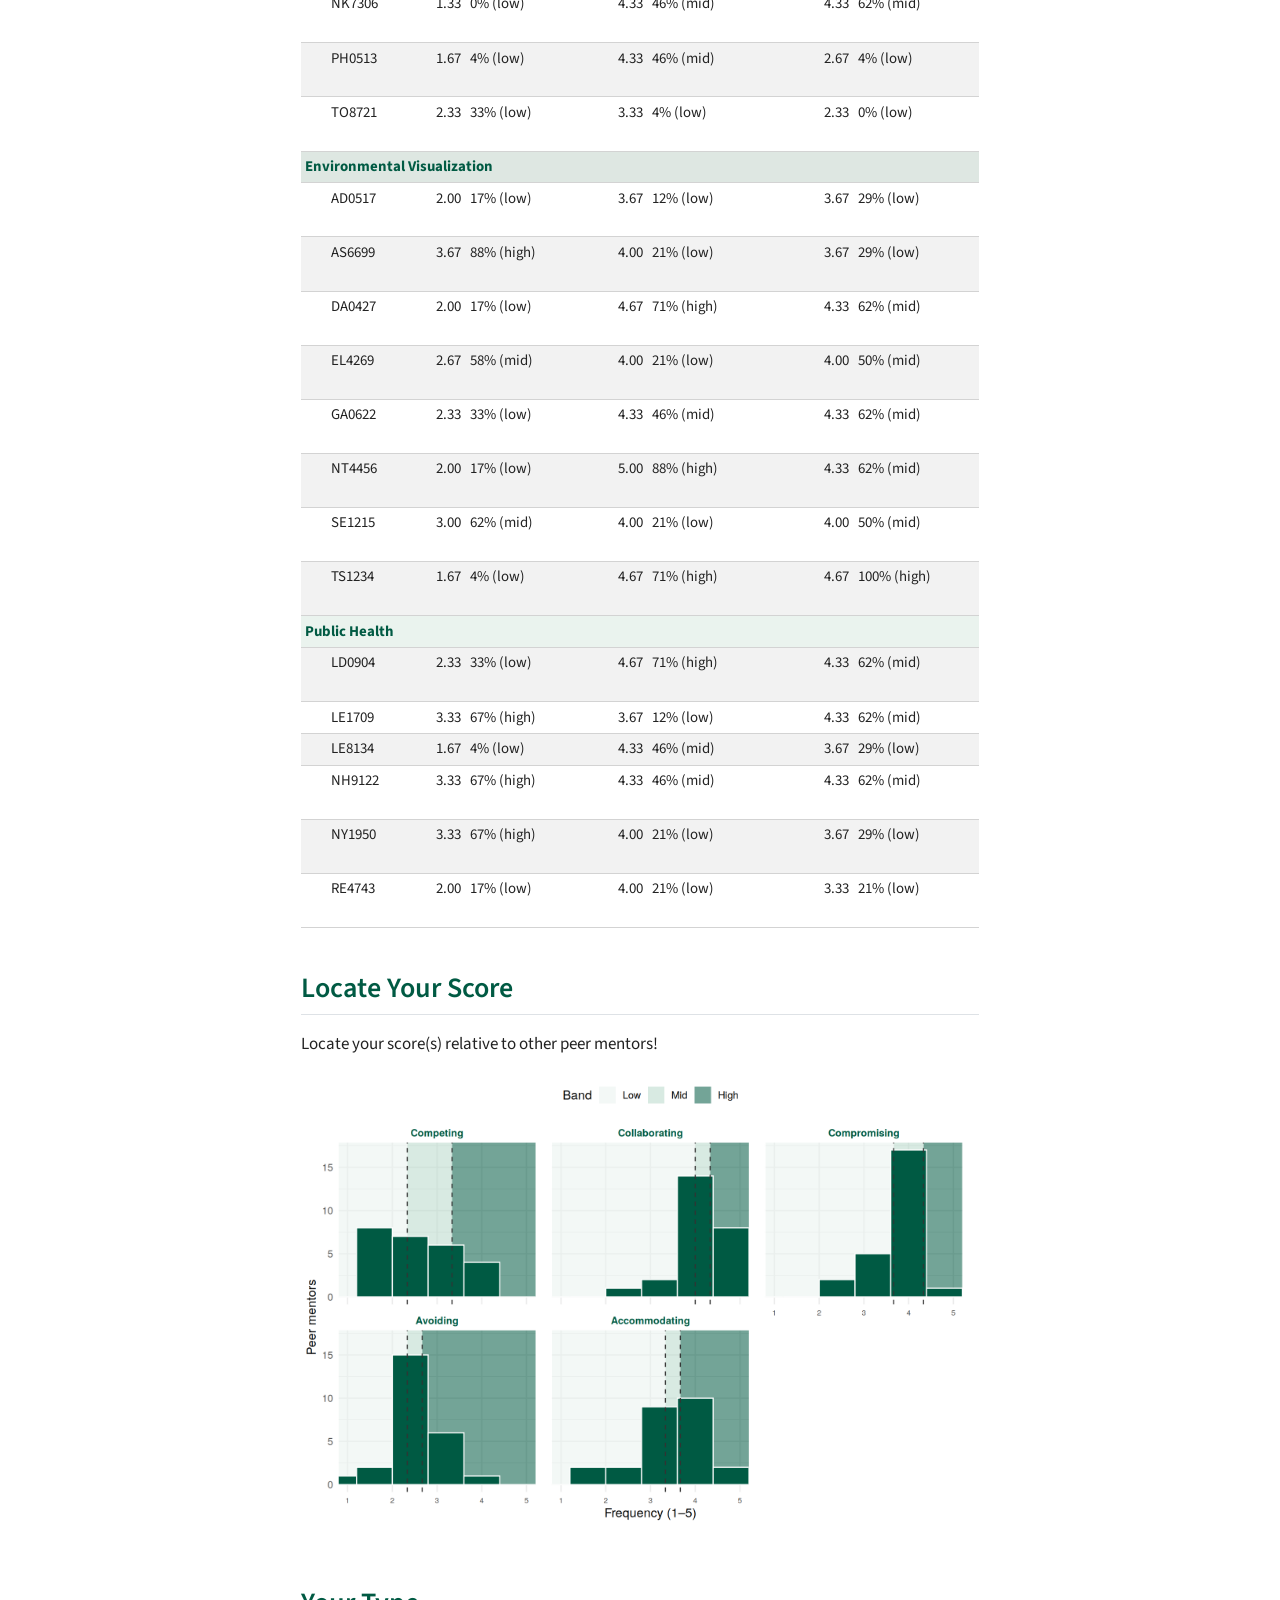
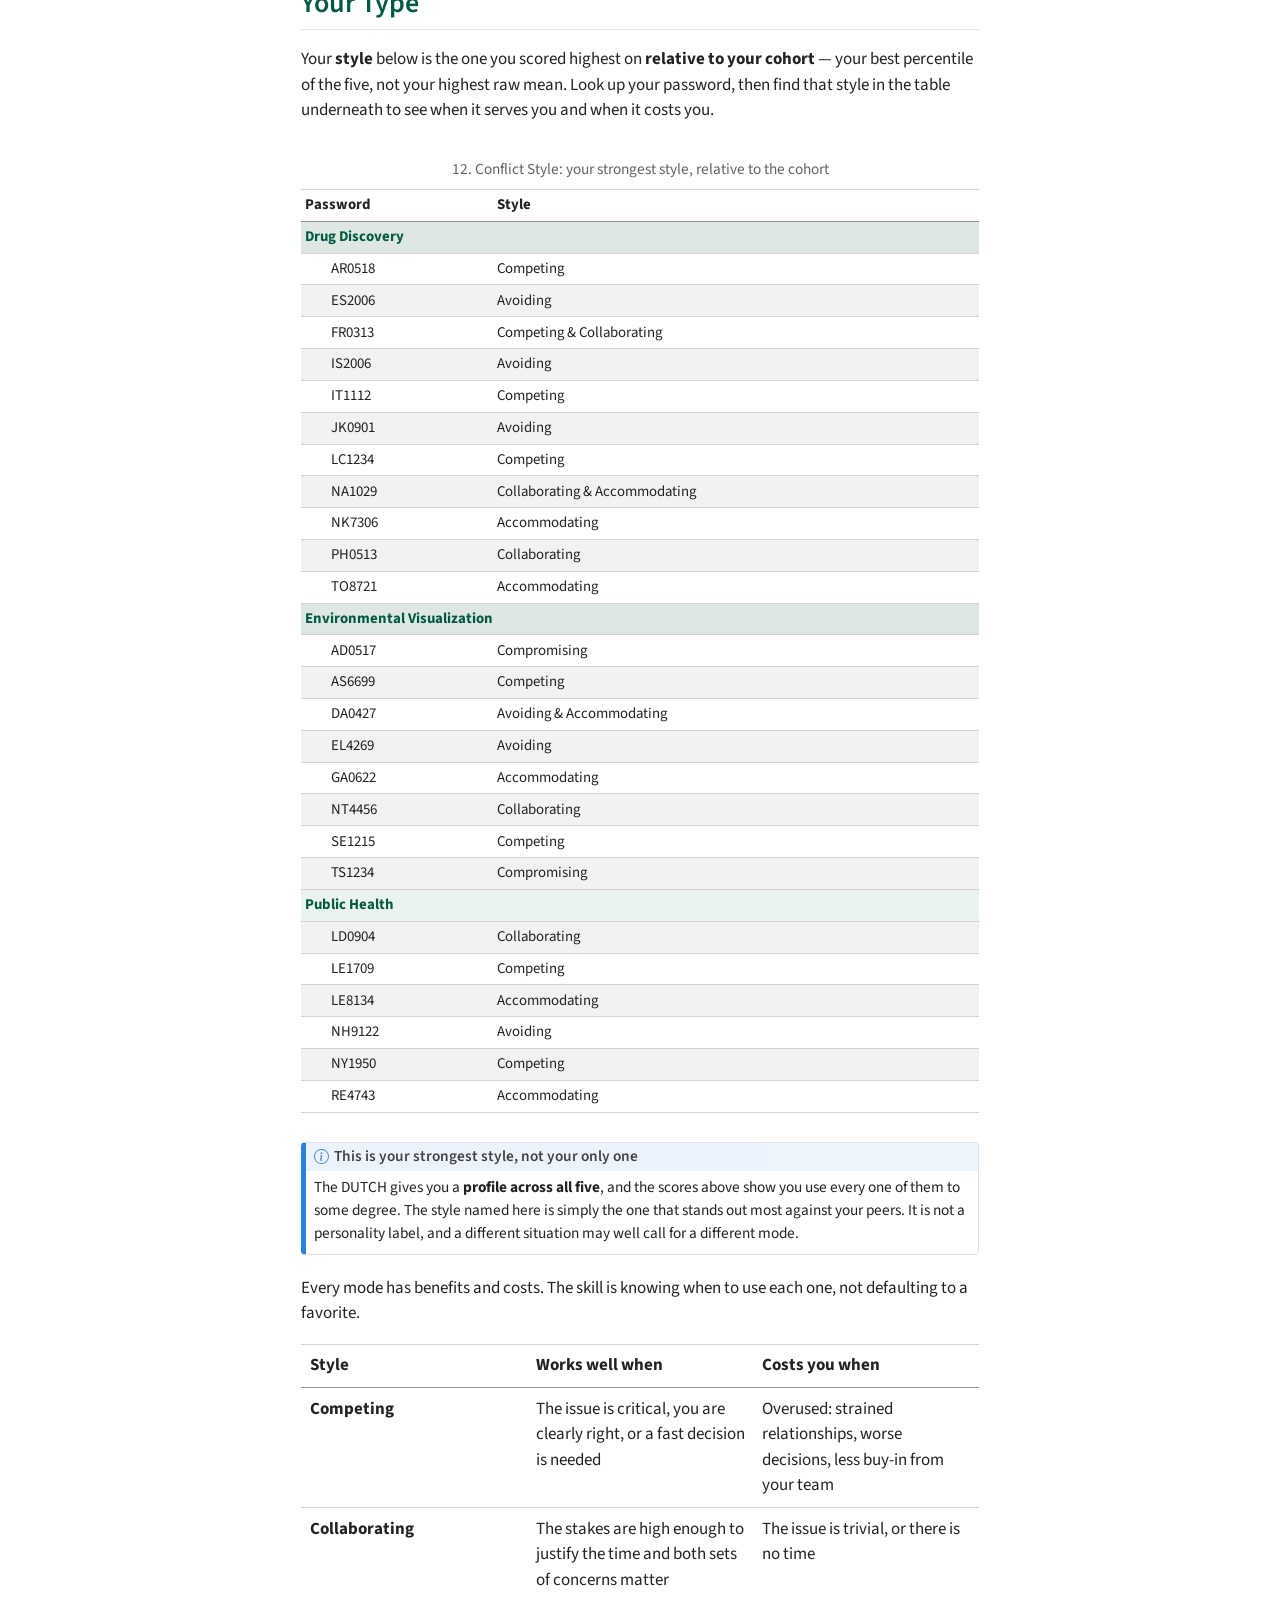
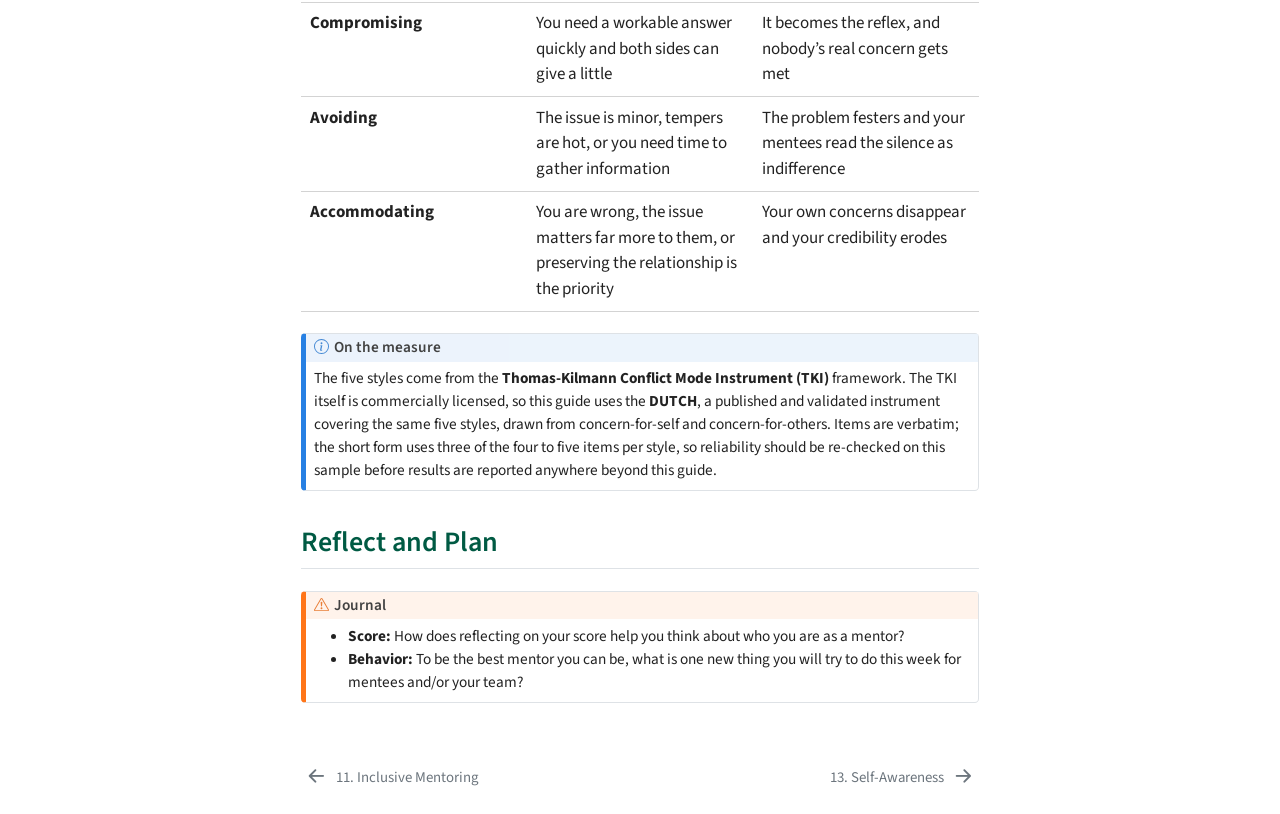
<file: docs/ch12-conflict-style.html>
<!DOCTYPE html>
<html xmlns="http://www.w3.org/1999/xhtml" lang="en" xml:lang="en"><head>

<meta charset="utf-8">
<meta name="generator" content="quarto-1.6.42">

<meta name="viewport" content="width=device-width, initial-scale=1.0, user-scalable=yes">


<title>12. Conflict Style – FRI Semester 3 Peer Mentor Mindsets Guide</title>
<style>
code{white-space: pre-wrap;}
span.smallcaps{font-variant: small-caps;}
div.columns{display: flex; gap: min(4vw, 1.5em);}
div.column{flex: auto; overflow-x: auto;}
div.hanging-indent{margin-left: 1.5em; text-indent: -1.5em;}
ul.task-list{list-style: none;}
ul.task-list li input[type="checkbox"] {
  width: 0.8em;
  margin: 0 0.8em 0.2em -1em; /* quarto-specific, see https://github.com/quarto-dev/quarto-cli/issues/4556 */ 
  vertical-align: middle;
}
</style>


<script src="site_libs/quarto-nav/quarto-nav.js"></script>
<script src="site_libs/quarto-nav/headroom.min.js"></script>
<script src="site_libs/clipboard/clipboard.min.js"></script>
<script src="site_libs/quarto-search/autocomplete.umd.js"></script>
<script src="site_libs/quarto-search/fuse.min.js"></script>
<script src="site_libs/quarto-search/quarto-search.js"></script>
<meta name="quarto:offset" content="./">
<link href="./ch13-self-awareness.html" rel="next">
<link href="./ch11-inclusive-mentoring.html" rel="prev">
<script src="site_libs/quarto-html/quarto.js"></script>
<script src="site_libs/quarto-html/popper.min.js"></script>
<script src="site_libs/quarto-html/tippy.umd.min.js"></script>
<script src="site_libs/quarto-html/anchor.min.js"></script>
<link href="site_libs/quarto-html/tippy.css" rel="stylesheet">
<link href="site_libs/quarto-html/quarto-syntax-highlighting-2f5df379a58b258e96c21c0638c20c03.css" rel="stylesheet" id="quarto-text-highlighting-styles">
<script src="site_libs/bootstrap/bootstrap.min.js"></script>
<link href="site_libs/bootstrap/bootstrap-icons.css" rel="stylesheet">
<link href="site_libs/bootstrap/bootstrap-e4403f1dc1084fe5281ee2813bedc4ef.min.css" rel="stylesheet" append-hash="true" id="quarto-bootstrap" data-mode="light">
<script id="quarto-search-options" type="application/json">{
  "location": "sidebar",
  "copy-button": false,
  "collapse-after": 3,
  "panel-placement": "start",
  "type": "textbox",
  "limit": 50,
  "keyboard-shortcut": [
    "f",
    "/",
    "s"
  ],
  "show-item-context": false,
  "language": {
    "search-no-results-text": "No results",
    "search-matching-documents-text": "matching documents",
    "search-copy-link-title": "Copy link to search",
    "search-hide-matches-text": "Hide additional matches",
    "search-more-match-text": "more match in this document",
    "search-more-matches-text": "more matches in this document",
    "search-clear-button-title": "Clear",
    "search-text-placeholder": "",
    "search-detached-cancel-button-title": "Cancel",
    "search-submit-button-title": "Submit",
    "search-label": "Search"
  }
}</script>
<script src="site_libs/kePrint-0.0.1/kePrint.js"></script>
<link href="site_libs/lightable-0.0.1/lightable.css" rel="stylesheet">


</head>

<body class="nav-sidebar floating">

<div id="quarto-search-results"></div>
  <header id="quarto-header" class="headroom fixed-top">
  <nav class="quarto-secondary-nav">
    <div class="container-fluid d-flex">
      <button type="button" class="quarto-btn-toggle btn" data-bs-toggle="collapse" role="button" data-bs-target=".quarto-sidebar-collapse-item" aria-controls="quarto-sidebar" aria-expanded="false" aria-label="Toggle sidebar navigation" onclick="if (window.quartoToggleHeadroom) { window.quartoToggleHeadroom(); }">
        <i class="bi bi-layout-text-sidebar-reverse"></i>
      </button>
        <nav class="quarto-page-breadcrumbs" aria-label="breadcrumb"><ol class="breadcrumb"><li class="breadcrumb-item"><a href="./ch12-conflict-style.html">12. Conflict Style</a></li></ol></nav>
        <a class="flex-grow-1" role="navigation" data-bs-toggle="collapse" data-bs-target=".quarto-sidebar-collapse-item" aria-controls="quarto-sidebar" aria-expanded="false" aria-label="Toggle sidebar navigation" onclick="if (window.quartoToggleHeadroom) { window.quartoToggleHeadroom(); }">      
        </a>
      <button type="button" class="btn quarto-search-button" aria-label="Search" onclick="window.quartoOpenSearch();">
        <i class="bi bi-search"></i>
      </button>
    </div>
  </nav>
</header>
<!-- content -->
<div id="quarto-content" class="quarto-container page-columns page-rows-contents page-layout-article">
<!-- sidebar -->
  <nav id="quarto-sidebar" class="sidebar collapse collapse-horizontal quarto-sidebar-collapse-item sidebar-navigation floating overflow-auto">
    <div class="pt-lg-2 mt-2 text-left sidebar-header">
    <div class="sidebar-title mb-0 py-0">
      <a href="./">FRI Semester 3 Peer Mentor Mindsets Guide</a> 
    </div>
      </div>
        <div class="mt-2 flex-shrink-0 align-items-center">
        <div class="sidebar-search">
        <div id="quarto-search" class="" title="Search"></div>
        </div>
        </div>
    <div class="sidebar-menu-container"> 
    <ul class="list-unstyled mt-1">
        <li class="sidebar-item">
  <div class="sidebar-item-container"> 
  <a href="./index.html" class="sidebar-item-text sidebar-link">
 <span class="menu-text">1. Introduction</span></a>
  </div>
</li>
        <li class="sidebar-item">
  <div class="sidebar-item-container"> 
  <a href="./ch02-guide-for-you.html" class="sidebar-item-text sidebar-link">
 <span class="menu-text">2. A Guide for You</span></a>
  </div>
</li>
        <li class="sidebar-item">
  <div class="sidebar-item-container"> 
  <a href="./ch03-sem3-peer-mentors.html" class="sidebar-item-text sidebar-link">
 <span class="menu-text">3. Sem 3 Peer Mentors</span></a>
  </div>
</li>
        <li class="sidebar-item">
  <div class="sidebar-item-container"> 
  <a href="./ch04-mentoring-style.html" class="sidebar-item-text sidebar-link">
 <span class="menu-text">4. Mentoring Style</span></a>
  </div>
</li>
        <li class="sidebar-item">
  <div class="sidebar-item-container"> 
  <a href="./ch05-motivational-style.html" class="sidebar-item-text sidebar-link">
 <span class="menu-text">5. Motivational Style</span></a>
  </div>
</li>
        <li class="sidebar-item">
  <div class="sidebar-item-container"> 
  <a href="./ch06-leadership-focus.html" class="sidebar-item-text sidebar-link">
 <span class="menu-text">6. Leadership Focus</span></a>
  </div>
</li>
        <li class="sidebar-item">
  <div class="sidebar-item-container"> 
  <a href="./ch07-feedback-orientation.html" class="sidebar-item-text sidebar-link">
 <span class="menu-text">7. Feedback Orientation</span></a>
  </div>
</li>
        <li class="sidebar-item">
  <div class="sidebar-item-container"> 
  <a href="./ch08-people-orientation.html" class="sidebar-item-text sidebar-link">
 <span class="menu-text">8. People Orientation</span></a>
  </div>
</li>
        <li class="sidebar-item">
  <div class="sidebar-item-container"> 
  <a href="./ch09-leadership-role.html" class="sidebar-item-text sidebar-link">
 <span class="menu-text">9. Leadership Role</span></a>
  </div>
</li>
        <li class="sidebar-item">
  <div class="sidebar-item-container"> 
  <a href="./ch10-communication-style.html" class="sidebar-item-text sidebar-link">
 <span class="menu-text">10. Communication Style</span></a>
  </div>
</li>
        <li class="sidebar-item">
  <div class="sidebar-item-container"> 
  <a href="./ch11-inclusive-mentoring.html" class="sidebar-item-text sidebar-link">
 <span class="menu-text">11. Inclusive Mentoring</span></a>
  </div>
</li>
        <li class="sidebar-item">
  <div class="sidebar-item-container"> 
  <a href="./ch12-conflict-style.html" class="sidebar-item-text sidebar-link active">
 <span class="menu-text">12. Conflict Style</span></a>
  </div>
</li>
        <li class="sidebar-item">
  <div class="sidebar-item-container"> 
  <a href="./ch13-self-awareness.html" class="sidebar-item-text sidebar-link">
 <span class="menu-text">13. Self-Awareness</span></a>
  </div>
</li>
        <li class="sidebar-item">
  <div class="sidebar-item-container"> 
  <a href="./references.html" class="sidebar-item-text sidebar-link">
 <span class="menu-text">Measures &amp; References</span></a>
  </div>
</li>
    </ul>
    </div>
</nav>
<div id="quarto-sidebar-glass" class="quarto-sidebar-collapse-item" data-bs-toggle="collapse" data-bs-target=".quarto-sidebar-collapse-item"></div>
<!-- margin-sidebar -->
    <div id="quarto-margin-sidebar" class="sidebar margin-sidebar">
        <nav id="TOC" role="doc-toc" class="toc-active">
    <h2 id="toc-title">Table of contents</h2>
   
  <ul>
  <li><a href="#the-mindsets" id="toc-the-mindsets" class="nav-link active" data-scroll-target="#the-mindsets">The Mindset(s)</a></li>
  <li><a href="#find-your-score" id="toc-find-your-score" class="nav-link" data-scroll-target="#find-your-score">Find Your Score</a></li>
  <li><a href="#locate-your-score" id="toc-locate-your-score" class="nav-link" data-scroll-target="#locate-your-score">Locate Your Score</a></li>
  <li><a href="#your-type" id="toc-your-type" class="nav-link" data-scroll-target="#your-type">Your Type</a></li>
  <li><a href="#reflect-and-plan" id="toc-reflect-and-plan" class="nav-link" data-scroll-target="#reflect-and-plan">Reflect and Plan</a></li>
  </ul>
</nav>
    </div>
<!-- main -->
<main class="content" id="quarto-document-content">

<header id="title-block-header" class="quarto-title-block default">
<div class="quarto-title">
<h1 class="title">12. Conflict Style</h1>
</div>



<div class="quarto-title-meta">

    
  
    
  </div>
  


</header>


<p><em>What is my conflict resolution style?</em></p>
<section id="the-mindsets" class="level2 unnumbered">
<h2 class="unnumbered anchored" data-anchor-id="the-mindsets">The Mindset(s)</h2>
<p>Conflict is simply the condition where two people’s concerns appear incompatible. It is not the same as fighting, and it is not automatically destructive. Two dimensions describe how you handle it: <strong>assertiveness</strong> (how far you try to satisfy your own concerns) and <strong>cooperativeness</strong> (how far you try to satisfy the other person’s). Crossing them gives five styles. <strong>No style is wrong.</strong> Each one works well in some situations and costs you in others.</p>
<ul>
<li><span style="color:#C0522A;"><strong>Competing</strong></span>: assertive and uncooperative. You pursue your own concerns at the other person’s expense.
<ul>
<li><em>Survey item:</em> “I push my own point of view.”</li>
</ul></li>
<li><span style="color:#007F85;"><strong>Collaborating</strong></span>: assertive and cooperative. You look for a win-win that completely satisfies both people’s concerns.
<ul>
<li><em>Survey item:</em> “I examine issues until I find a solution that really satisfies me and the other party.”</li>
</ul></li>
<li><span style="color:#6B6B6B;"><strong>Compromising</strong></span>: intermediate on both. You find an acceptable solution that only partly satisfies both people’s concerns.
<ul>
<li><em>Survey item:</em> “I try to realize a middle-of-the-road solution.”</li>
</ul></li>
<li><span style="color:#817300;"><strong>Avoiding</strong></span>: unassertive and uncooperative. You sidestep the conflict without trying to satisfy either person’s concerns.
<ul>
<li><em>Survey item:</em> “I avoid confrontation about our differences.”</li>
</ul></li>
<li><span style="color:#AE518E;"><strong>Accommodating</strong></span>: unassertive and cooperative. You satisfy the other person’s concerns at the expense of your own.
<ul>
<li><em>Survey item:</em> “I give in to the wishes of the other party.”</li>
</ul></li>
</ul>
<p><strong>Polarity:</strong> Win/Avoid ↔︎ Understand/Resolve, across five styles.</p>
<p><strong>Measure:</strong> Dutch Test for Conflict Handling (DUTCH; De Dreu, Evers, Beersma, Kluwer &amp; Nauta, 2001), short form. Fifteen items, three per style, rated 1 = Not at all to 5 = Very much. Each style is scored as the mean of its three items, so you get a <strong>profile across all five</strong> rather than a single label.</p>
</section>
<section id="find-your-score" class="level2 unnumbered">
<h2 class="unnumbered anchored" data-anchor-id="find-your-score">Find Your Score</h2>
<p>Use your password to find your score(s).</p>
<div class="cell">
<div class="cell-output-display">
<table class="table table-striped table-hover table-condensed caption-top table-sm small" data-quarto-postprocess="true">
<caption>12. Conflict Style: your five DUTCH style scores (1–5)</caption>
<thead>
<tr class="header">
<th style="text-align: left;" data-quarto-table-cell-role="th">Password</th>
<th style="text-align: right;" data-quarto-table-cell-role="th">Competing</th>
<th style="text-align: left;" data-quarto-table-cell-role="th">Competing (%)</th>
<th style="text-align: right;" data-quarto-table-cell-role="th">Collaborating</th>
<th style="text-align: left;" data-quarto-table-cell-role="th">Collaborating (%)</th>
<th style="text-align: right;" data-quarto-table-cell-role="th">Compromising</th>
<th style="text-align: left;" data-quarto-table-cell-role="th">Compromising (%)</th>
<th style="text-align: right;" data-quarto-table-cell-role="th">Avoiding</th>
<th style="text-align: left;" data-quarto-table-cell-role="th">Avoiding (%)</th>
<th style="text-align: right;" data-quarto-table-cell-role="th">Accommodating</th>
<th style="text-align: left;" data-quarto-table-cell-role="th">Accommodating (%)</th>
</tr>
</thead>
<tbody>
<tr class="odd" data-grouplength="11">
<td colspan="11" style="background-color: #EAF3EE; color: #005A43"><strong>Drug Discovery</strong></td>
</tr>
<tr class="even">
<td style="text-align: left; padding-left: 2em;" data-indentlevel="1">AR0518</td>
<td style="text-align: right;">4.00</td>
<td style="text-align: left;">100% (high)</td>
<td style="text-align: right;">5.00</td>
<td style="text-align: left;">88% (high)</td>
<td style="text-align: right;">3.33</td>
<td style="text-align: left;">21% (low)</td>
<td style="text-align: right;">2.67</td>
<td style="text-align: left;">46% (mid)</td>
<td style="text-align: right;">3.67</td>
<td style="text-align: left;">54% (mid)</td>
</tr>
<tr class="odd">
<td style="text-align: left; padding-left: 2em;" data-indentlevel="1">ES2006</td>
<td style="text-align: right;">2.33</td>
<td style="text-align: left;">33% (low)</td>
<td style="text-align: right;">2.67</td>
<td style="text-align: left;">0% (low)</td>
<td style="text-align: right;">3.00</td>
<td style="text-align: left;">8% (low)</td>
<td style="text-align: right;">2.67</td>
<td style="text-align: left;">46% (mid)</td>
<td style="text-align: right;">2.00</td>
<td style="text-align: left;">0% (low)</td>
</tr>
<tr class="even">
<td style="text-align: left; padding-left: 2em;" data-indentlevel="1">FR0313</td>
<td style="text-align: right;">3.67</td>
<td style="text-align: left;">88% (high)</td>
<td style="text-align: right;">5.00</td>
<td style="text-align: left;">88% (high)</td>
<td style="text-align: right;">4.33</td>
<td style="text-align: left;">62% (mid)</td>
<td style="text-align: right;">3.00</td>
<td style="text-align: left;">75% (high)</td>
<td style="text-align: right;">4.00</td>
<td style="text-align: left;">75% (high)</td>
</tr>
<tr class="odd">
<td style="text-align: left; padding-left: 2em;" data-indentlevel="1">IS2006</td>
<td style="text-align: right;">3.33</td>
<td style="text-align: left;">67% (high)</td>
<td style="text-align: right;">4.00</td>
<td style="text-align: left;">21% (low)</td>
<td style="text-align: right;">4.00</td>
<td style="text-align: left;">50% (mid)</td>
<td style="text-align: right;">3.33</td>
<td style="text-align: left;">96% (high)</td>
<td style="text-align: right;">3.33</td>
<td style="text-align: left;">29% (low)</td>
</tr>
<tr class="even">
<td style="text-align: left; padding-left: 2em;" data-indentlevel="1">IT1112</td>
<td style="text-align: right;">3.67</td>
<td style="text-align: left;">88% (high)</td>
<td style="text-align: right;">4.33</td>
<td style="text-align: left;">46% (mid)</td>
<td style="text-align: right;">3.00</td>
<td style="text-align: left;">8% (low)</td>
<td style="text-align: right;">2.67</td>
<td style="text-align: left;">46% (mid)</td>
<td style="text-align: right;">3.00</td>
<td style="text-align: left;">17% (low)</td>
</tr>
<tr class="odd">
<td style="text-align: left; padding-left: 2em;" data-indentlevel="1">JK0901</td>
<td style="text-align: right;">2.33</td>
<td style="text-align: left;">33% (low)</td>
<td style="text-align: right;">4.67</td>
<td style="text-align: left;">71% (high)</td>
<td style="text-align: right;">3.67</td>
<td style="text-align: left;">29% (low)</td>
<td style="text-align: right;">3.00</td>
<td style="text-align: left;">75% (high)</td>
<td style="text-align: right;">3.33</td>
<td style="text-align: left;">29% (low)</td>
</tr>
<tr class="even">
<td style="text-align: left; padding-left: 2em;" data-indentlevel="1">LC1234</td>
<td style="text-align: right;">3.33</td>
<td style="text-align: left;">67% (high)</td>
<td style="text-align: right;">3.33</td>
<td style="text-align: left;">4% (low)</td>
<td style="text-align: right;">3.00</td>
<td style="text-align: left;">8% (low)</td>
<td style="text-align: right;">1.00</td>
<td style="text-align: left;">0% (low)</td>
<td style="text-align: right;">3.33</td>
<td style="text-align: left;">29% (low)</td>
</tr>
<tr class="odd">
<td style="text-align: left; padding-left: 2em;" data-indentlevel="1">NA1029</td>
<td style="text-align: right;">2.33</td>
<td style="text-align: left;">33% (low)</td>
<td style="text-align: right;">5.00</td>
<td style="text-align: left;">88% (high)</td>
<td style="text-align: right;">4.33</td>
<td style="text-align: left;">62% (mid)</td>
<td style="text-align: right;">2.33</td>
<td style="text-align: left;">12% (low)</td>
<td style="text-align: right;">4.33</td>
<td style="text-align: left;">88% (high)</td>
</tr>
<tr class="even">
<td style="text-align: left; padding-left: 2em;" data-indentlevel="1">NK7306</td>
<td style="text-align: right;">1.33</td>
<td style="text-align: left;">0% (low)</td>
<td style="text-align: right;">4.33</td>
<td style="text-align: left;">46% (mid)</td>
<td style="text-align: right;">4.33</td>
<td style="text-align: left;">62% (mid)</td>
<td style="text-align: right;">2.33</td>
<td style="text-align: left;">12% (low)</td>
<td style="text-align: right;">4.00</td>
<td style="text-align: left;">75% (high)</td>
</tr>
<tr class="odd">
<td style="text-align: left; padding-left: 2em;" data-indentlevel="1">PH0513</td>
<td style="text-align: right;">1.67</td>
<td style="text-align: left;">4% (low)</td>
<td style="text-align: right;">4.33</td>
<td style="text-align: left;">46% (mid)</td>
<td style="text-align: right;">2.67</td>
<td style="text-align: left;">4% (low)</td>
<td style="text-align: right;">2.33</td>
<td style="text-align: left;">12% (low)</td>
<td style="text-align: right;">3.00</td>
<td style="text-align: left;">17% (low)</td>
</tr>
<tr class="even">
<td style="text-align: left; padding-left: 2em;" data-indentlevel="1">TO8721</td>
<td style="text-align: right;">2.33</td>
<td style="text-align: left;">33% (low)</td>
<td style="text-align: right;">3.33</td>
<td style="text-align: left;">4% (low)</td>
<td style="text-align: right;">2.33</td>
<td style="text-align: left;">0% (low)</td>
<td style="text-align: right;">2.67</td>
<td style="text-align: left;">46% (mid)</td>
<td style="text-align: right;">3.67</td>
<td style="text-align: left;">54% (mid)</td>
</tr>
<tr class="odd" data-grouplength="8">
<td colspan="11" style="background-color: #EAF3EE; color: #005A43"><strong>Environmental Visualization</strong></td>
</tr>
<tr class="even">
<td style="text-align: left; padding-left: 2em;" data-indentlevel="1">AD0517</td>
<td style="text-align: right;">2.00</td>
<td style="text-align: left;">17% (low)</td>
<td style="text-align: right;">3.67</td>
<td style="text-align: left;">12% (low)</td>
<td style="text-align: right;">3.67</td>
<td style="text-align: left;">29% (low)</td>
<td style="text-align: right;">2.33</td>
<td style="text-align: left;">12% (low)</td>
<td style="text-align: right;">3.00</td>
<td style="text-align: left;">17% (low)</td>
</tr>
<tr class="odd">
<td style="text-align: left; padding-left: 2em;" data-indentlevel="1">AS6699</td>
<td style="text-align: right;">3.67</td>
<td style="text-align: left;">88% (high)</td>
<td style="text-align: right;">4.00</td>
<td style="text-align: left;">21% (low)</td>
<td style="text-align: right;">3.67</td>
<td style="text-align: left;">29% (low)</td>
<td style="text-align: right;">2.67</td>
<td style="text-align: left;">46% (mid)</td>
<td style="text-align: right;">3.33</td>
<td style="text-align: left;">29% (low)</td>
</tr>
<tr class="even">
<td style="text-align: left; padding-left: 2em;" data-indentlevel="1">DA0427</td>
<td style="text-align: right;">2.00</td>
<td style="text-align: left;">17% (low)</td>
<td style="text-align: right;">4.67</td>
<td style="text-align: left;">71% (high)</td>
<td style="text-align: right;">4.33</td>
<td style="text-align: left;">62% (mid)</td>
<td style="text-align: right;">3.00</td>
<td style="text-align: left;">75% (high)</td>
<td style="text-align: right;">4.00</td>
<td style="text-align: left;">75% (high)</td>
</tr>
<tr class="odd">
<td style="text-align: left; padding-left: 2em;" data-indentlevel="1">EL4269</td>
<td style="text-align: right;">2.67</td>
<td style="text-align: left;">58% (mid)</td>
<td style="text-align: right;">4.00</td>
<td style="text-align: left;">21% (low)</td>
<td style="text-align: right;">4.00</td>
<td style="text-align: left;">50% (mid)</td>
<td style="text-align: right;">3.00</td>
<td style="text-align: left;">75% (high)</td>
<td style="text-align: right;">2.67</td>
<td style="text-align: left;">8% (low)</td>
</tr>
<tr class="even">
<td style="text-align: left; padding-left: 2em;" data-indentlevel="1">GA0622</td>
<td style="text-align: right;">2.33</td>
<td style="text-align: left;">33% (low)</td>
<td style="text-align: right;">4.33</td>
<td style="text-align: left;">46% (mid)</td>
<td style="text-align: right;">4.33</td>
<td style="text-align: left;">62% (mid)</td>
<td style="text-align: right;">3.00</td>
<td style="text-align: left;">75% (high)</td>
<td style="text-align: right;">4.33</td>
<td style="text-align: left;">88% (high)</td>
</tr>
<tr class="odd">
<td style="text-align: left; padding-left: 2em;" data-indentlevel="1">NT4456</td>
<td style="text-align: right;">2.00</td>
<td style="text-align: left;">17% (low)</td>
<td style="text-align: right;">5.00</td>
<td style="text-align: left;">88% (high)</td>
<td style="text-align: right;">4.33</td>
<td style="text-align: left;">62% (mid)</td>
<td style="text-align: right;">2.33</td>
<td style="text-align: left;">12% (low)</td>
<td style="text-align: right;">3.67</td>
<td style="text-align: left;">54% (mid)</td>
</tr>
<tr class="even">
<td style="text-align: left; padding-left: 2em;" data-indentlevel="1">SE1215</td>
<td style="text-align: right;">3.00</td>
<td style="text-align: left;">62% (mid)</td>
<td style="text-align: right;">4.00</td>
<td style="text-align: left;">21% (low)</td>
<td style="text-align: right;">4.00</td>
<td style="text-align: left;">50% (mid)</td>
<td style="text-align: right;">2.33</td>
<td style="text-align: left;">12% (low)</td>
<td style="text-align: right;">3.67</td>
<td style="text-align: left;">54% (mid)</td>
</tr>
<tr class="odd">
<td style="text-align: left; padding-left: 2em;" data-indentlevel="1">TS1234</td>
<td style="text-align: right;">1.67</td>
<td style="text-align: left;">4% (low)</td>
<td style="text-align: right;">4.67</td>
<td style="text-align: left;">71% (high)</td>
<td style="text-align: right;">4.67</td>
<td style="text-align: left;">100% (high)</td>
<td style="text-align: right;">2.33</td>
<td style="text-align: left;">12% (low)</td>
<td style="text-align: right;">2.00</td>
<td style="text-align: left;">0% (low)</td>
</tr>
<tr class="even" data-grouplength="6">
<td colspan="11" style="background-color: #EAF3EE; color: #005A43"><strong>Public Health</strong></td>
</tr>
<tr class="odd">
<td style="text-align: left; padding-left: 2em;" data-indentlevel="1">LD0904</td>
<td style="text-align: right;">2.33</td>
<td style="text-align: left;">33% (low)</td>
<td style="text-align: right;">4.67</td>
<td style="text-align: left;">71% (high)</td>
<td style="text-align: right;">4.33</td>
<td style="text-align: left;">62% (mid)</td>
<td style="text-align: right;">2.67</td>
<td style="text-align: left;">46% (mid)</td>
<td style="text-align: right;">2.67</td>
<td style="text-align: left;">8% (low)</td>
</tr>
<tr class="even">
<td style="text-align: left; padding-left: 2em;" data-indentlevel="1">LE1709</td>
<td style="text-align: right;">3.33</td>
<td style="text-align: left;">67% (high)</td>
<td style="text-align: right;">3.67</td>
<td style="text-align: left;">12% (low)</td>
<td style="text-align: right;">4.33</td>
<td style="text-align: left;">62% (mid)</td>
<td style="text-align: right;">1.67</td>
<td style="text-align: left;">4% (low)</td>
<td style="text-align: right;">3.33</td>
<td style="text-align: left;">29% (low)</td>
</tr>
<tr class="odd">
<td style="text-align: left; padding-left: 2em;" data-indentlevel="1">LE8134</td>
<td style="text-align: right;">1.67</td>
<td style="text-align: left;">4% (low)</td>
<td style="text-align: right;">4.33</td>
<td style="text-align: left;">46% (mid)</td>
<td style="text-align: right;">3.67</td>
<td style="text-align: left;">29% (low)</td>
<td style="text-align: right;">1.67</td>
<td style="text-align: left;">4% (low)</td>
<td style="text-align: right;">5.00</td>
<td style="text-align: left;">100% (high)</td>
</tr>
<tr class="even">
<td style="text-align: left; padding-left: 2em;" data-indentlevel="1">NH9122</td>
<td style="text-align: right;">3.33</td>
<td style="text-align: left;">67% (high)</td>
<td style="text-align: right;">4.33</td>
<td style="text-align: left;">46% (mid)</td>
<td style="text-align: right;">4.33</td>
<td style="text-align: left;">62% (mid)</td>
<td style="text-align: right;">3.67</td>
<td style="text-align: left;">100% (high)</td>
<td style="text-align: right;">4.67</td>
<td style="text-align: left;">96% (high)</td>
</tr>
<tr class="odd">
<td style="text-align: left; padding-left: 2em;" data-indentlevel="1">NY1950</td>
<td style="text-align: right;">3.33</td>
<td style="text-align: left;">67% (high)</td>
<td style="text-align: right;">4.00</td>
<td style="text-align: left;">21% (low)</td>
<td style="text-align: right;">3.67</td>
<td style="text-align: left;">29% (low)</td>
<td style="text-align: right;">2.67</td>
<td style="text-align: left;">46% (mid)</td>
<td style="text-align: right;">3.67</td>
<td style="text-align: left;">54% (mid)</td>
</tr>
<tr class="even">
<td style="text-align: left; padding-left: 2em;" data-indentlevel="1">RE4743</td>
<td style="text-align: right;">2.00</td>
<td style="text-align: left;">17% (low)</td>
<td style="text-align: right;">4.00</td>
<td style="text-align: left;">21% (low)</td>
<td style="text-align: right;">3.33</td>
<td style="text-align: left;">21% (low)</td>
<td style="text-align: right;">2.33</td>
<td style="text-align: left;">12% (low)</td>
<td style="text-align: right;">3.33</td>
<td style="text-align: left;">29% (low)</td>
</tr>
</tbody>
</table>


</div>
</div>
</section>
<section id="locate-your-score" class="level2 unnumbered">
<h2 class="unnumbered anchored" data-anchor-id="locate-your-score">Locate Your Score</h2>
<p>Locate your score(s) relative to other peer mentors!</p>
<div class="cell">
<div class="cell-output-display">
<div>
<figure class="figure">
<p><img src="ch12-conflict-style_files/figure-html/ch12-conflict-style-plot-1.png" class="img-fluid figure-img" width="864"></p>
</figure>
</div>
</div>
</div>
</section>
<section id="your-type" class="level2 unnumbered">
<h2 class="unnumbered anchored" data-anchor-id="your-type">Your Type</h2>
<p>Your <strong>style</strong> below is the one you scored highest on <strong>relative to your cohort</strong> — your best percentile of the five, not your highest raw mean. Look up your password, then find that style in the table underneath to see when it serves you and when it costs you.</p>
<div class="cell">
<div class="cell-output-display">
<table class="table table-striped table-hover table-condensed caption-top table-sm small" data-quarto-postprocess="true">
<caption>12. Conflict Style: your strongest style, relative to the cohort</caption>
<thead>
<tr class="header">
<th style="text-align: left;" data-quarto-table-cell-role="th">Password</th>
<th style="text-align: left;" data-quarto-table-cell-role="th">Style</th>
</tr>
</thead>
<tbody>
<tr class="odd" data-grouplength="11">
<td colspan="2" style="background-color: #EAF3EE; color: #005A43"><strong>Drug Discovery</strong></td>
</tr>
<tr class="even">
<td style="text-align: left; padding-left: 2em;" data-indentlevel="1">AR0518</td>
<td style="text-align: left;">Competing</td>
</tr>
<tr class="odd">
<td style="text-align: left; padding-left: 2em;" data-indentlevel="1">ES2006</td>
<td style="text-align: left;">Avoiding</td>
</tr>
<tr class="even">
<td style="text-align: left; padding-left: 2em;" data-indentlevel="1">FR0313</td>
<td style="text-align: left;">Competing &amp; Collaborating</td>
</tr>
<tr class="odd">
<td style="text-align: left; padding-left: 2em;" data-indentlevel="1">IS2006</td>
<td style="text-align: left;">Avoiding</td>
</tr>
<tr class="even">
<td style="text-align: left; padding-left: 2em;" data-indentlevel="1">IT1112</td>
<td style="text-align: left;">Competing</td>
</tr>
<tr class="odd">
<td style="text-align: left; padding-left: 2em;" data-indentlevel="1">JK0901</td>
<td style="text-align: left;">Avoiding</td>
</tr>
<tr class="even">
<td style="text-align: left; padding-left: 2em;" data-indentlevel="1">LC1234</td>
<td style="text-align: left;">Competing</td>
</tr>
<tr class="odd">
<td style="text-align: left; padding-left: 2em;" data-indentlevel="1">NA1029</td>
<td style="text-align: left;">Collaborating &amp; Accommodating</td>
</tr>
<tr class="even">
<td style="text-align: left; padding-left: 2em;" data-indentlevel="1">NK7306</td>
<td style="text-align: left;">Accommodating</td>
</tr>
<tr class="odd">
<td style="text-align: left; padding-left: 2em;" data-indentlevel="1">PH0513</td>
<td style="text-align: left;">Collaborating</td>
</tr>
<tr class="even">
<td style="text-align: left; padding-left: 2em;" data-indentlevel="1">TO8721</td>
<td style="text-align: left;">Accommodating</td>
</tr>
<tr class="odd" data-grouplength="8">
<td colspan="2" style="background-color: #EAF3EE; color: #005A43"><strong>Environmental Visualization</strong></td>
</tr>
<tr class="even">
<td style="text-align: left; padding-left: 2em;" data-indentlevel="1">AD0517</td>
<td style="text-align: left;">Compromising</td>
</tr>
<tr class="odd">
<td style="text-align: left; padding-left: 2em;" data-indentlevel="1">AS6699</td>
<td style="text-align: left;">Competing</td>
</tr>
<tr class="even">
<td style="text-align: left; padding-left: 2em;" data-indentlevel="1">DA0427</td>
<td style="text-align: left;">Avoiding &amp; Accommodating</td>
</tr>
<tr class="odd">
<td style="text-align: left; padding-left: 2em;" data-indentlevel="1">EL4269</td>
<td style="text-align: left;">Avoiding</td>
</tr>
<tr class="even">
<td style="text-align: left; padding-left: 2em;" data-indentlevel="1">GA0622</td>
<td style="text-align: left;">Accommodating</td>
</tr>
<tr class="odd">
<td style="text-align: left; padding-left: 2em;" data-indentlevel="1">NT4456</td>
<td style="text-align: left;">Collaborating</td>
</tr>
<tr class="even">
<td style="text-align: left; padding-left: 2em;" data-indentlevel="1">SE1215</td>
<td style="text-align: left;">Competing</td>
</tr>
<tr class="odd">
<td style="text-align: left; padding-left: 2em;" data-indentlevel="1">TS1234</td>
<td style="text-align: left;">Compromising</td>
</tr>
<tr class="even" data-grouplength="6">
<td colspan="2" style="background-color: #EAF3EE; color: #005A43"><strong>Public Health</strong></td>
</tr>
<tr class="odd">
<td style="text-align: left; padding-left: 2em;" data-indentlevel="1">LD0904</td>
<td style="text-align: left;">Collaborating</td>
</tr>
<tr class="even">
<td style="text-align: left; padding-left: 2em;" data-indentlevel="1">LE1709</td>
<td style="text-align: left;">Competing</td>
</tr>
<tr class="odd">
<td style="text-align: left; padding-left: 2em;" data-indentlevel="1">LE8134</td>
<td style="text-align: left;">Accommodating</td>
</tr>
<tr class="even">
<td style="text-align: left; padding-left: 2em;" data-indentlevel="1">NH9122</td>
<td style="text-align: left;">Avoiding</td>
</tr>
<tr class="odd">
<td style="text-align: left; padding-left: 2em;" data-indentlevel="1">NY1950</td>
<td style="text-align: left;">Competing</td>
</tr>
<tr class="even">
<td style="text-align: left; padding-left: 2em;" data-indentlevel="1">RE4743</td>
<td style="text-align: left;">Accommodating</td>
</tr>
</tbody>
</table>


</div>
</div>
<div class="callout callout-style-default callout-note callout-titled">
<div class="callout-header d-flex align-content-center">
<div class="callout-icon-container">
<i class="callout-icon"></i>
</div>
<div class="callout-title-container flex-fill">
This is your strongest style, not your only one
</div>
</div>
<div class="callout-body-container callout-body">
<p>The DUTCH gives you a <strong>profile across all five</strong>, and the scores above show you use every one of them to some degree. The style named here is simply the one that stands out most against your peers. It is not a personality label, and a different situation may well call for a different mode.</p>
</div>
</div>
<p>Every mode has benefits and costs. The skill is knowing when to use each one, not defaulting to a favorite.</p>
<table class="caption-top table">
<colgroup>
<col style="width: 33%">
<col style="width: 33%">
<col style="width: 33%">
</colgroup>
<thead>
<tr class="header">
<th>Style</th>
<th>Works well when</th>
<th>Costs you when</th>
</tr>
</thead>
<tbody>
<tr class="odd">
<td><strong>Competing</strong></td>
<td>The issue is critical, you are clearly right, or a fast decision is needed</td>
<td>Overused: strained relationships, worse decisions, less buy-in from your team</td>
</tr>
<tr class="even">
<td><strong>Collaborating</strong></td>
<td>The stakes are high enough to justify the time and both sets of concerns matter</td>
<td>The issue is trivial, or there is no time</td>
</tr>
<tr class="odd">
<td><strong>Compromising</strong></td>
<td>You need a workable answer quickly and both sides can give a little</td>
<td>It becomes the reflex, and nobody’s real concern gets met</td>
</tr>
<tr class="even">
<td><strong>Avoiding</strong></td>
<td>The issue is minor, tempers are hot, or you need time to gather information</td>
<td>The problem festers and your mentees read the silence as indifference</td>
</tr>
<tr class="odd">
<td><strong>Accommodating</strong></td>
<td>You are wrong, the issue matters far more to them, or preserving the relationship is the priority</td>
<td>Your own concerns disappear and your credibility erodes</td>
</tr>
</tbody>
</table>
<div class="callout callout-style-default callout-note callout-titled">
<div class="callout-header d-flex align-content-center">
<div class="callout-icon-container">
<i class="callout-icon"></i>
</div>
<div class="callout-title-container flex-fill">
On the measure
</div>
</div>
<div class="callout-body-container callout-body">
<p>The five styles come from the <strong>Thomas-Kilmann Conflict Mode Instrument (TKI)</strong> framework. The TKI itself is commercially licensed, so this guide uses the <strong>DUTCH</strong>, a published and validated instrument covering the same five styles, drawn from concern-for-self and concern-for-others. Items are verbatim; the short form uses three of the four to five items per style, so reliability should be re-checked on this sample before results are reported anywhere beyond this guide.</p>
</div>
</div>
</section>
<section id="reflect-and-plan" class="level2">
<h2 class="anchored" data-anchor-id="reflect-and-plan">Reflect and Plan</h2>
<div class="callout callout-style-default callout-warning callout-titled">
<div class="callout-header d-flex align-content-center">
<div class="callout-icon-container">
<i class="callout-icon"></i>
</div>
<div class="callout-title-container flex-fill">
Journal
</div>
</div>
<div class="callout-body-container callout-body">
<ul>
<li><strong>Score:</strong> How does reflecting on your score help you think about who you are as a mentor?</li>
<li><strong>Behavior:</strong> To be the best mentor you can be, what is one new thing you will try to do this week for mentees and/or your team?</li>
</ul>
</div>
</div>


</section>

</main> <!-- /main -->
<script id="quarto-html-after-body" type="application/javascript">
window.document.addEventListener("DOMContentLoaded", function (event) {
  const toggleBodyColorMode = (bsSheetEl) => {
    const mode = bsSheetEl.getAttribute("data-mode");
    const bodyEl = window.document.querySelector("body");
    if (mode === "dark") {
      bodyEl.classList.add("quarto-dark");
      bodyEl.classList.remove("quarto-light");
    } else {
      bodyEl.classList.add("quarto-light");
      bodyEl.classList.remove("quarto-dark");
    }
  }
  const toggleBodyColorPrimary = () => {
    const bsSheetEl = window.document.querySelector("link#quarto-bootstrap");
    if (bsSheetEl) {
      toggleBodyColorMode(bsSheetEl);
    }
  }
  toggleBodyColorPrimary();  
  const icon = "";
  const anchorJS = new window.AnchorJS();
  anchorJS.options = {
    placement: 'right',
    icon: icon
  };
  anchorJS.add('.anchored');
  const isCodeAnnotation = (el) => {
    for (const clz of el.classList) {
      if (clz.startsWith('code-annotation-')) {                     
        return true;
      }
    }
    return false;
  }
  const onCopySuccess = function(e) {
    // button target
    const button = e.trigger;
    // don't keep focus
    button.blur();
    // flash "checked"
    button.classList.add('code-copy-button-checked');
    var currentTitle = button.getAttribute("title");
    button.setAttribute("title", "Copied!");
    let tooltip;
    if (window.bootstrap) {
      button.setAttribute("data-bs-toggle", "tooltip");
      button.setAttribute("data-bs-placement", "left");
      button.setAttribute("data-bs-title", "Copied!");
      tooltip = new bootstrap.Tooltip(button, 
        { trigger: "manual", 
          customClass: "code-copy-button-tooltip",
          offset: [0, -8]});
      tooltip.show();    
    }
    setTimeout(function() {
      if (tooltip) {
        tooltip.hide();
        button.removeAttribute("data-bs-title");
        button.removeAttribute("data-bs-toggle");
        button.removeAttribute("data-bs-placement");
      }
      button.setAttribute("title", currentTitle);
      button.classList.remove('code-copy-button-checked');
    }, 1000);
    // clear code selection
    e.clearSelection();
  }
  const getTextToCopy = function(trigger) {
      const codeEl = trigger.previousElementSibling.cloneNode(true);
      for (const childEl of codeEl.children) {
        if (isCodeAnnotation(childEl)) {
          childEl.remove();
        }
      }
      return codeEl.innerText;
  }
  const clipboard = new window.ClipboardJS('.code-copy-button:not([data-in-quarto-modal])', {
    text: getTextToCopy
  });
  clipboard.on('success', onCopySuccess);
  if (window.document.getElementById('quarto-embedded-source-code-modal')) {
    const clipboardModal = new window.ClipboardJS('.code-copy-button[data-in-quarto-modal]', {
      text: getTextToCopy,
      container: window.document.getElementById('quarto-embedded-source-code-modal')
    });
    clipboardModal.on('success', onCopySuccess);
  }
    var localhostRegex = new RegExp(/^(?:http|https):\/\/localhost\:?[0-9]*\//);
    var mailtoRegex = new RegExp(/^mailto:/);
      var filterRegex = new RegExp('/' + window.location.host + '/');
    var isInternal = (href) => {
        return filterRegex.test(href) || localhostRegex.test(href) || mailtoRegex.test(href);
    }
    // Inspect non-navigation links and adorn them if external
 	var links = window.document.querySelectorAll('a[href]:not(.nav-link):not(.navbar-brand):not(.toc-action):not(.sidebar-link):not(.sidebar-item-toggle):not(.pagination-link):not(.no-external):not([aria-hidden]):not(.dropdown-item):not(.quarto-navigation-tool):not(.about-link)');
    for (var i=0; i<links.length; i++) {
      const link = links[i];
      if (!isInternal(link.href)) {
        // undo the damage that might have been done by quarto-nav.js in the case of
        // links that we want to consider external
        if (link.dataset.originalHref !== undefined) {
          link.href = link.dataset.originalHref;
        }
      }
    }
  function tippyHover(el, contentFn, onTriggerFn, onUntriggerFn) {
    const config = {
      allowHTML: true,
      maxWidth: 500,
      delay: 100,
      arrow: false,
      appendTo: function(el) {
          return el.parentElement;
      },
      interactive: true,
      interactiveBorder: 10,
      theme: 'quarto',
      placement: 'bottom-start',
    };
    if (contentFn) {
      config.content = contentFn;
    }
    if (onTriggerFn) {
      config.onTrigger = onTriggerFn;
    }
    if (onUntriggerFn) {
      config.onUntrigger = onUntriggerFn;
    }
    window.tippy(el, config); 
  }
  const noterefs = window.document.querySelectorAll('a[role="doc-noteref"]');
  for (var i=0; i<noterefs.length; i++) {
    const ref = noterefs[i];
    tippyHover(ref, function() {
      // use id or data attribute instead here
      let href = ref.getAttribute('data-footnote-href') || ref.getAttribute('href');
      try { href = new URL(href).hash; } catch {}
      const id = href.replace(/^#\/?/, "");
      const note = window.document.getElementById(id);
      if (note) {
        return note.innerHTML;
      } else {
        return "";
      }
    });
  }
  const xrefs = window.document.querySelectorAll('a.quarto-xref');
  const processXRef = (id, note) => {
    // Strip column container classes
    const stripColumnClz = (el) => {
      el.classList.remove("page-full", "page-columns");
      if (el.children) {
        for (const child of el.children) {
          stripColumnClz(child);
        }
      }
    }
    stripColumnClz(note)
    if (id === null || id.startsWith('sec-')) {
      // Special case sections, only their first couple elements
      const container = document.createElement("div");
      if (note.children && note.children.length > 2) {
        container.appendChild(note.children[0].cloneNode(true));
        for (let i = 1; i < note.children.length; i++) {
          const child = note.children[i];
          if (child.tagName === "P" && child.innerText === "") {
            continue;
          } else {
            container.appendChild(child.cloneNode(true));
            break;
          }
        }
        if (window.Quarto?.typesetMath) {
          window.Quarto.typesetMath(container);
        }
        return container.innerHTML
      } else {
        if (window.Quarto?.typesetMath) {
          window.Quarto.typesetMath(note);
        }
        return note.innerHTML;
      }
    } else {
      // Remove any anchor links if they are present
      const anchorLink = note.querySelector('a.anchorjs-link');
      if (anchorLink) {
        anchorLink.remove();
      }
      if (window.Quarto?.typesetMath) {
        window.Quarto.typesetMath(note);
      }
      if (note.classList.contains("callout")) {
        return note.outerHTML;
      } else {
        return note.innerHTML;
      }
    }
  }
  for (var i=0; i<xrefs.length; i++) {
    const xref = xrefs[i];
    tippyHover(xref, undefined, function(instance) {
      instance.disable();
      let url = xref.getAttribute('href');
      let hash = undefined; 
      if (url.startsWith('#')) {
        hash = url;
      } else {
        try { hash = new URL(url).hash; } catch {}
      }
      if (hash) {
        const id = hash.replace(/^#\/?/, "");
        const note = window.document.getElementById(id);
        if (note !== null) {
          try {
            const html = processXRef(id, note.cloneNode(true));
            instance.setContent(html);
          } finally {
            instance.enable();
            instance.show();
          }
        } else {
          // See if we can fetch this
          fetch(url.split('#')[0])
          .then(res => res.text())
          .then(html => {
            const parser = new DOMParser();
            const htmlDoc = parser.parseFromString(html, "text/html");
            const note = htmlDoc.getElementById(id);
            if (note !== null) {
              const html = processXRef(id, note);
              instance.setContent(html);
            } 
          }).finally(() => {
            instance.enable();
            instance.show();
          });
        }
      } else {
        // See if we can fetch a full url (with no hash to target)
        // This is a special case and we should probably do some content thinning / targeting
        fetch(url)
        .then(res => res.text())
        .then(html => {
          const parser = new DOMParser();
          const htmlDoc = parser.parseFromString(html, "text/html");
          const note = htmlDoc.querySelector('main.content');
          if (note !== null) {
            // This should only happen for chapter cross references
            // (since there is no id in the URL)
            // remove the first header
            if (note.children.length > 0 && note.children[0].tagName === "HEADER") {
              note.children[0].remove();
            }
            const html = processXRef(null, note);
            instance.setContent(html);
          } 
        }).finally(() => {
          instance.enable();
          instance.show();
        });
      }
    }, function(instance) {
    });
  }
      let selectedAnnoteEl;
      const selectorForAnnotation = ( cell, annotation) => {
        let cellAttr = 'data-code-cell="' + cell + '"';
        let lineAttr = 'data-code-annotation="' +  annotation + '"';
        const selector = 'span[' + cellAttr + '][' + lineAttr + ']';
        return selector;
      }
      const selectCodeLines = (annoteEl) => {
        const doc = window.document;
        const targetCell = annoteEl.getAttribute("data-target-cell");
        const targetAnnotation = annoteEl.getAttribute("data-target-annotation");
        const annoteSpan = window.document.querySelector(selectorForAnnotation(targetCell, targetAnnotation));
        const lines = annoteSpan.getAttribute("data-code-lines").split(",");
        const lineIds = lines.map((line) => {
          return targetCell + "-" + line;
        })
        let top = null;
        let height = null;
        let parent = null;
        if (lineIds.length > 0) {
            //compute the position of the single el (top and bottom and make a div)
            const el = window.document.getElementById(lineIds[0]);
            top = el.offsetTop;
            height = el.offsetHeight;
            parent = el.parentElement.parentElement;
          if (lineIds.length > 1) {
            const lastEl = window.document.getElementById(lineIds[lineIds.length - 1]);
            const bottom = lastEl.offsetTop + lastEl.offsetHeight;
            height = bottom - top;
          }
          if (top !== null && height !== null && parent !== null) {
            // cook up a div (if necessary) and position it 
            let div = window.document.getElementById("code-annotation-line-highlight");
            if (div === null) {
              div = window.document.createElement("div");
              div.setAttribute("id", "code-annotation-line-highlight");
              div.style.position = 'absolute';
              parent.appendChild(div);
            }
            div.style.top = top - 2 + "px";
            div.style.height = height + 4 + "px";
            div.style.left = 0;
            let gutterDiv = window.document.getElementById("code-annotation-line-highlight-gutter");
            if (gutterDiv === null) {
              gutterDiv = window.document.createElement("div");
              gutterDiv.setAttribute("id", "code-annotation-line-highlight-gutter");
              gutterDiv.style.position = 'absolute';
              const codeCell = window.document.getElementById(targetCell);
              const gutter = codeCell.querySelector('.code-annotation-gutter');
              gutter.appendChild(gutterDiv);
            }
            gutterDiv.style.top = top - 2 + "px";
            gutterDiv.style.height = height + 4 + "px";
          }
          selectedAnnoteEl = annoteEl;
        }
      };
      const unselectCodeLines = () => {
        const elementsIds = ["code-annotation-line-highlight", "code-annotation-line-highlight-gutter"];
        elementsIds.forEach((elId) => {
          const div = window.document.getElementById(elId);
          if (div) {
            div.remove();
          }
        });
        selectedAnnoteEl = undefined;
      };
        // Handle positioning of the toggle
    window.addEventListener(
      "resize",
      throttle(() => {
        elRect = undefined;
        if (selectedAnnoteEl) {
          selectCodeLines(selectedAnnoteEl);
        }
      }, 10)
    );
    function throttle(fn, ms) {
    let throttle = false;
    let timer;
      return (...args) => {
        if(!throttle) { // first call gets through
            fn.apply(this, args);
            throttle = true;
        } else { // all the others get throttled
            if(timer) clearTimeout(timer); // cancel #2
            timer = setTimeout(() => {
              fn.apply(this, args);
              timer = throttle = false;
            }, ms);
        }
      };
    }
      // Attach click handler to the DT
      const annoteDls = window.document.querySelectorAll('dt[data-target-cell]');
      for (const annoteDlNode of annoteDls) {
        annoteDlNode.addEventListener('click', (event) => {
          const clickedEl = event.target;
          if (clickedEl !== selectedAnnoteEl) {
            unselectCodeLines();
            const activeEl = window.document.querySelector('dt[data-target-cell].code-annotation-active');
            if (activeEl) {
              activeEl.classList.remove('code-annotation-active');
            }
            selectCodeLines(clickedEl);
            clickedEl.classList.add('code-annotation-active');
          } else {
            // Unselect the line
            unselectCodeLines();
            clickedEl.classList.remove('code-annotation-active');
          }
        });
      }
  const findCites = (el) => {
    const parentEl = el.parentElement;
    if (parentEl) {
      const cites = parentEl.dataset.cites;
      if (cites) {
        return {
          el,
          cites: cites.split(' ')
        };
      } else {
        return findCites(el.parentElement)
      }
    } else {
      return undefined;
    }
  };
  var bibliorefs = window.document.querySelectorAll('a[role="doc-biblioref"]');
  for (var i=0; i<bibliorefs.length; i++) {
    const ref = bibliorefs[i];
    const citeInfo = findCites(ref);
    if (citeInfo) {
      tippyHover(citeInfo.el, function() {
        var popup = window.document.createElement('div');
        citeInfo.cites.forEach(function(cite) {
          var citeDiv = window.document.createElement('div');
          citeDiv.classList.add('hanging-indent');
          citeDiv.classList.add('csl-entry');
          var biblioDiv = window.document.getElementById('ref-' + cite);
          if (biblioDiv) {
            citeDiv.innerHTML = biblioDiv.innerHTML;
          }
          popup.appendChild(citeDiv);
        });
        return popup.innerHTML;
      });
    }
  }
});
</script>
<nav class="page-navigation">
  <div class="nav-page nav-page-previous">
      <a href="./ch11-inclusive-mentoring.html" class="pagination-link" aria-label="11. Inclusive Mentoring">
        <i class="bi bi-arrow-left-short"></i> <span class="nav-page-text">11. Inclusive Mentoring</span>
      </a>          
  </div>
  <div class="nav-page nav-page-next">
      <a href="./ch13-self-awareness.html" class="pagination-link" aria-label="13. Self-Awareness">
        <span class="nav-page-text">13. Self-Awareness</span> <i class="bi bi-arrow-right-short"></i>
      </a>
  </div>
</nav>
</div> <!-- /content -->




</body></html>
</file>
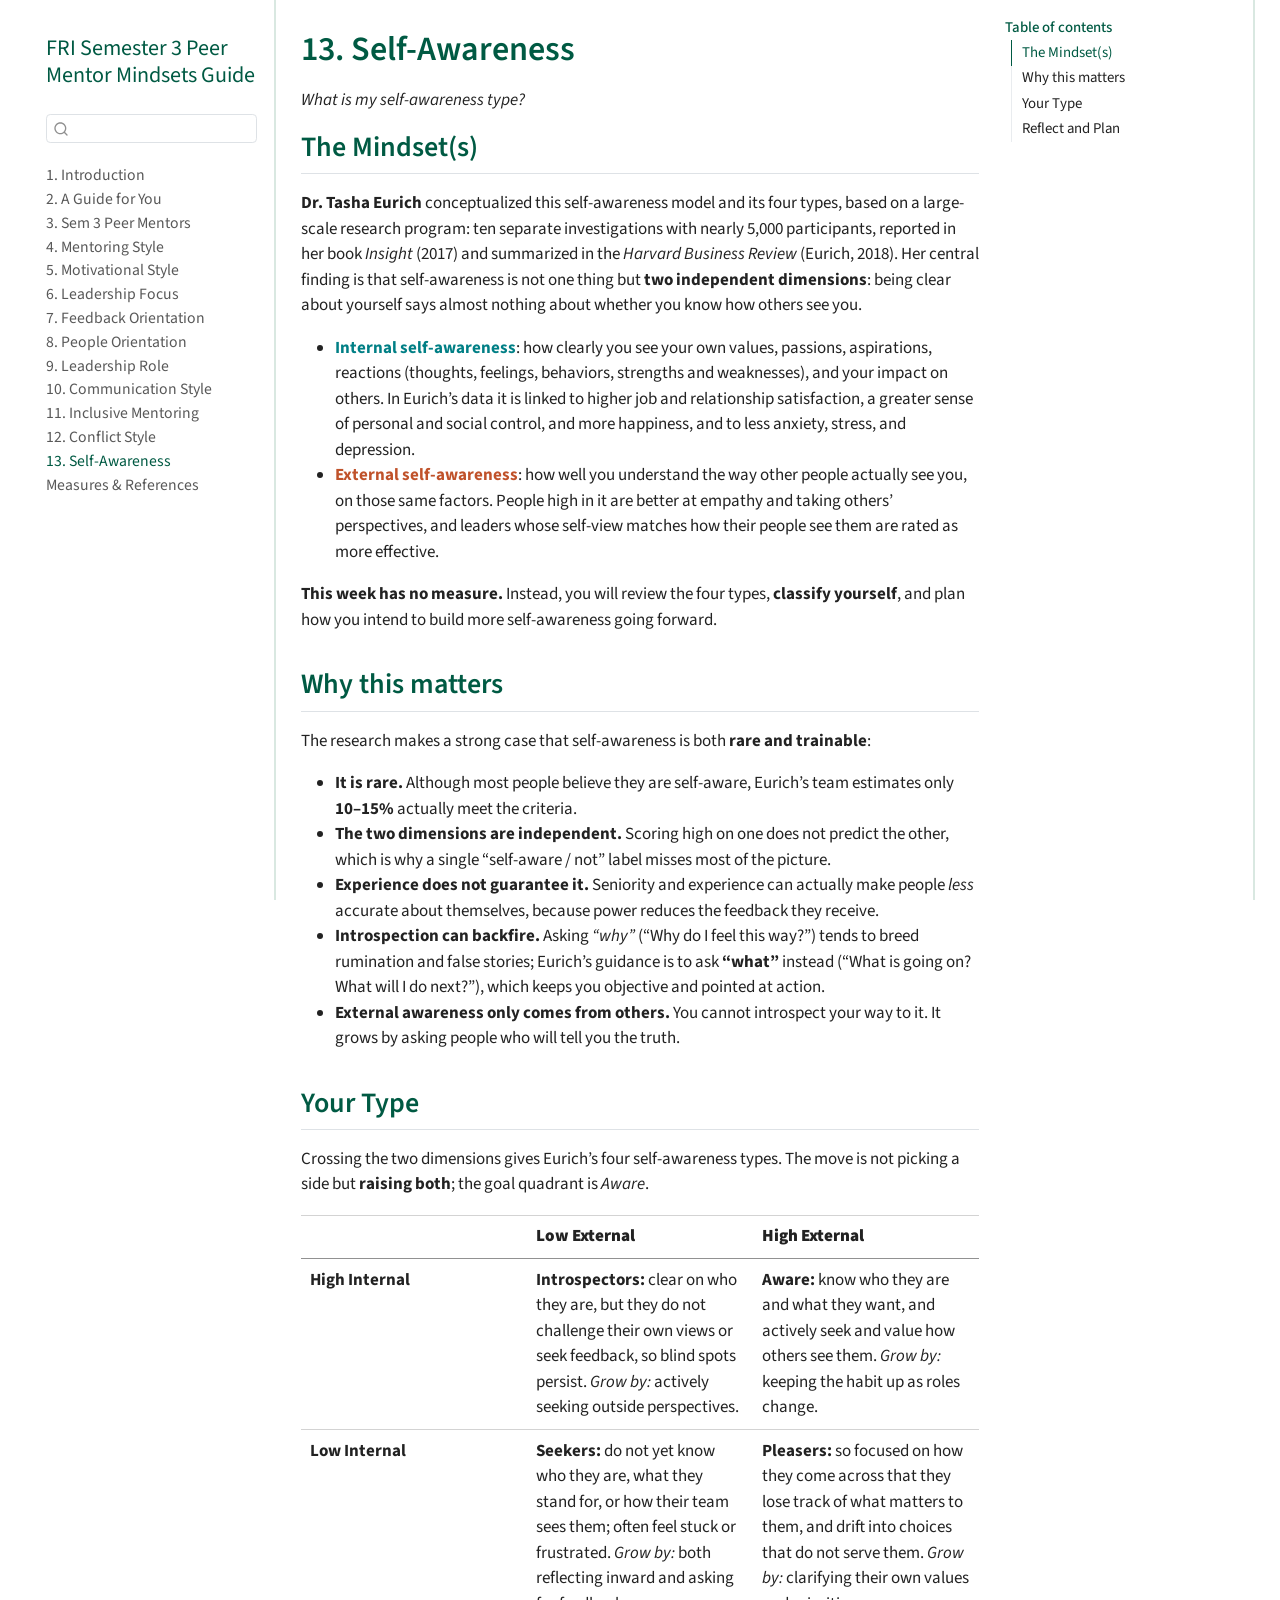
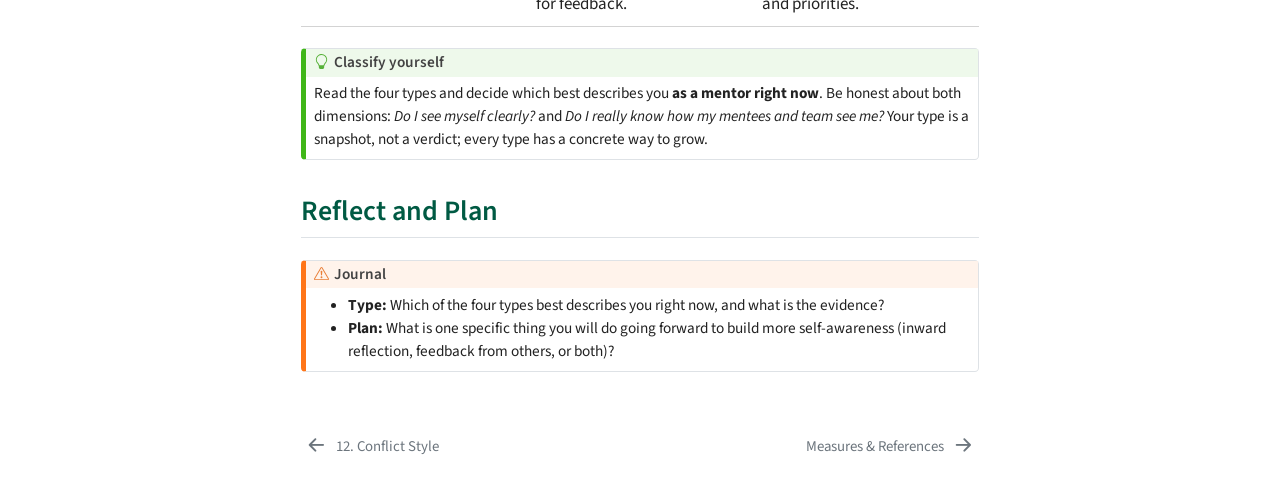
<file: docs/ch13-self-awareness.html>
<!DOCTYPE html>
<html xmlns="http://www.w3.org/1999/xhtml" lang="en" xml:lang="en"><head>

<meta charset="utf-8">
<meta name="generator" content="quarto-1.6.42">

<meta name="viewport" content="width=device-width, initial-scale=1.0, user-scalable=yes">


<title>13. Self-Awareness – FRI Semester 3 Peer Mentor Mindsets Guide</title>
<style>
code{white-space: pre-wrap;}
span.smallcaps{font-variant: small-caps;}
div.columns{display: flex; gap: min(4vw, 1.5em);}
div.column{flex: auto; overflow-x: auto;}
div.hanging-indent{margin-left: 1.5em; text-indent: -1.5em;}
ul.task-list{list-style: none;}
ul.task-list li input[type="checkbox"] {
  width: 0.8em;
  margin: 0 0.8em 0.2em -1em; /* quarto-specific, see https://github.com/quarto-dev/quarto-cli/issues/4556 */ 
  vertical-align: middle;
}
</style>


<script src="site_libs/quarto-nav/quarto-nav.js"></script>
<script src="site_libs/quarto-nav/headroom.min.js"></script>
<script src="site_libs/clipboard/clipboard.min.js"></script>
<script src="site_libs/quarto-search/autocomplete.umd.js"></script>
<script src="site_libs/quarto-search/fuse.min.js"></script>
<script src="site_libs/quarto-search/quarto-search.js"></script>
<meta name="quarto:offset" content="./">
<link href="./references.html" rel="next">
<link href="./ch12-conflict-style.html" rel="prev">
<script src="site_libs/quarto-html/quarto.js"></script>
<script src="site_libs/quarto-html/popper.min.js"></script>
<script src="site_libs/quarto-html/tippy.umd.min.js"></script>
<script src="site_libs/quarto-html/anchor.min.js"></script>
<link href="site_libs/quarto-html/tippy.css" rel="stylesheet">
<link href="site_libs/quarto-html/quarto-syntax-highlighting-2f5df379a58b258e96c21c0638c20c03.css" rel="stylesheet" id="quarto-text-highlighting-styles">
<script src="site_libs/bootstrap/bootstrap.min.js"></script>
<link href="site_libs/bootstrap/bootstrap-icons.css" rel="stylesheet">
<link href="site_libs/bootstrap/bootstrap-e4403f1dc1084fe5281ee2813bedc4ef.min.css" rel="stylesheet" append-hash="true" id="quarto-bootstrap" data-mode="light">
<script id="quarto-search-options" type="application/json">{
  "location": "sidebar",
  "copy-button": false,
  "collapse-after": 3,
  "panel-placement": "start",
  "type": "textbox",
  "limit": 50,
  "keyboard-shortcut": [
    "f",
    "/",
    "s"
  ],
  "show-item-context": false,
  "language": {
    "search-no-results-text": "No results",
    "search-matching-documents-text": "matching documents",
    "search-copy-link-title": "Copy link to search",
    "search-hide-matches-text": "Hide additional matches",
    "search-more-match-text": "more match in this document",
    "search-more-matches-text": "more matches in this document",
    "search-clear-button-title": "Clear",
    "search-text-placeholder": "",
    "search-detached-cancel-button-title": "Cancel",
    "search-submit-button-title": "Submit",
    "search-label": "Search"
  }
}</script>


</head>

<body class="nav-sidebar floating">

<div id="quarto-search-results"></div>
  <header id="quarto-header" class="headroom fixed-top">
  <nav class="quarto-secondary-nav">
    <div class="container-fluid d-flex">
      <button type="button" class="quarto-btn-toggle btn" data-bs-toggle="collapse" role="button" data-bs-target=".quarto-sidebar-collapse-item" aria-controls="quarto-sidebar" aria-expanded="false" aria-label="Toggle sidebar navigation" onclick="if (window.quartoToggleHeadroom) { window.quartoToggleHeadroom(); }">
        <i class="bi bi-layout-text-sidebar-reverse"></i>
      </button>
        <nav class="quarto-page-breadcrumbs" aria-label="breadcrumb"><ol class="breadcrumb"><li class="breadcrumb-item"><a href="./ch13-self-awareness.html">13. Self-Awareness</a></li></ol></nav>
        <a class="flex-grow-1" role="navigation" data-bs-toggle="collapse" data-bs-target=".quarto-sidebar-collapse-item" aria-controls="quarto-sidebar" aria-expanded="false" aria-label="Toggle sidebar navigation" onclick="if (window.quartoToggleHeadroom) { window.quartoToggleHeadroom(); }">      
        </a>
      <button type="button" class="btn quarto-search-button" aria-label="Search" onclick="window.quartoOpenSearch();">
        <i class="bi bi-search"></i>
      </button>
    </div>
  </nav>
</header>
<!-- content -->
<div id="quarto-content" class="quarto-container page-columns page-rows-contents page-layout-article">
<!-- sidebar -->
  <nav id="quarto-sidebar" class="sidebar collapse collapse-horizontal quarto-sidebar-collapse-item sidebar-navigation floating overflow-auto">
    <div class="pt-lg-2 mt-2 text-left sidebar-header">
    <div class="sidebar-title mb-0 py-0">
      <a href="./">FRI Semester 3 Peer Mentor Mindsets Guide</a> 
    </div>
      </div>
        <div class="mt-2 flex-shrink-0 align-items-center">
        <div class="sidebar-search">
        <div id="quarto-search" class="" title="Search"></div>
        </div>
        </div>
    <div class="sidebar-menu-container"> 
    <ul class="list-unstyled mt-1">
        <li class="sidebar-item">
  <div class="sidebar-item-container"> 
  <a href="./index.html" class="sidebar-item-text sidebar-link">
 <span class="menu-text">1. Introduction</span></a>
  </div>
</li>
        <li class="sidebar-item">
  <div class="sidebar-item-container"> 
  <a href="./ch02-guide-for-you.html" class="sidebar-item-text sidebar-link">
 <span class="menu-text">2. A Guide for You</span></a>
  </div>
</li>
        <li class="sidebar-item">
  <div class="sidebar-item-container"> 
  <a href="./ch03-sem3-peer-mentors.html" class="sidebar-item-text sidebar-link">
 <span class="menu-text">3. Sem 3 Peer Mentors</span></a>
  </div>
</li>
        <li class="sidebar-item">
  <div class="sidebar-item-container"> 
  <a href="./ch04-mentoring-style.html" class="sidebar-item-text sidebar-link">
 <span class="menu-text">4. Mentoring Style</span></a>
  </div>
</li>
        <li class="sidebar-item">
  <div class="sidebar-item-container"> 
  <a href="./ch05-motivational-style.html" class="sidebar-item-text sidebar-link">
 <span class="menu-text">5. Motivational Style</span></a>
  </div>
</li>
        <li class="sidebar-item">
  <div class="sidebar-item-container"> 
  <a href="./ch06-leadership-focus.html" class="sidebar-item-text sidebar-link">
 <span class="menu-text">6. Leadership Focus</span></a>
  </div>
</li>
        <li class="sidebar-item">
  <div class="sidebar-item-container"> 
  <a href="./ch07-feedback-orientation.html" class="sidebar-item-text sidebar-link">
 <span class="menu-text">7. Feedback Orientation</span></a>
  </div>
</li>
        <li class="sidebar-item">
  <div class="sidebar-item-container"> 
  <a href="./ch08-people-orientation.html" class="sidebar-item-text sidebar-link">
 <span class="menu-text">8. People Orientation</span></a>
  </div>
</li>
        <li class="sidebar-item">
  <div class="sidebar-item-container"> 
  <a href="./ch09-leadership-role.html" class="sidebar-item-text sidebar-link">
 <span class="menu-text">9. Leadership Role</span></a>
  </div>
</li>
        <li class="sidebar-item">
  <div class="sidebar-item-container"> 
  <a href="./ch10-communication-style.html" class="sidebar-item-text sidebar-link">
 <span class="menu-text">10. Communication Style</span></a>
  </div>
</li>
        <li class="sidebar-item">
  <div class="sidebar-item-container"> 
  <a href="./ch11-inclusive-mentoring.html" class="sidebar-item-text sidebar-link">
 <span class="menu-text">11. Inclusive Mentoring</span></a>
  </div>
</li>
        <li class="sidebar-item">
  <div class="sidebar-item-container"> 
  <a href="./ch12-conflict-style.html" class="sidebar-item-text sidebar-link">
 <span class="menu-text">12. Conflict Style</span></a>
  </div>
</li>
        <li class="sidebar-item">
  <div class="sidebar-item-container"> 
  <a href="./ch13-self-awareness.html" class="sidebar-item-text sidebar-link active">
 <span class="menu-text">13. Self-Awareness</span></a>
  </div>
</li>
        <li class="sidebar-item">
  <div class="sidebar-item-container"> 
  <a href="./references.html" class="sidebar-item-text sidebar-link">
 <span class="menu-text">Measures &amp; References</span></a>
  </div>
</li>
    </ul>
    </div>
</nav>
<div id="quarto-sidebar-glass" class="quarto-sidebar-collapse-item" data-bs-toggle="collapse" data-bs-target=".quarto-sidebar-collapse-item"></div>
<!-- margin-sidebar -->
    <div id="quarto-margin-sidebar" class="sidebar margin-sidebar">
        <nav id="TOC" role="doc-toc" class="toc-active">
    <h2 id="toc-title">Table of contents</h2>
   
  <ul>
  <li><a href="#the-mindsets" id="toc-the-mindsets" class="nav-link active" data-scroll-target="#the-mindsets">The Mindset(s)</a></li>
  <li><a href="#why-this-matters" id="toc-why-this-matters" class="nav-link" data-scroll-target="#why-this-matters">Why this matters</a></li>
  <li><a href="#your-type" id="toc-your-type" class="nav-link" data-scroll-target="#your-type">Your Type</a></li>
  <li><a href="#reflect-and-plan" id="toc-reflect-and-plan" class="nav-link" data-scroll-target="#reflect-and-plan">Reflect and Plan</a></li>
  </ul>
</nav>
    </div>
<!-- main -->
<main class="content" id="quarto-document-content">

<header id="title-block-header" class="quarto-title-block default">
<div class="quarto-title">
<h1 class="title">13. Self-Awareness</h1>
</div>



<div class="quarto-title-meta">

    
  
    
  </div>
  


</header>


<p><em>What is my self-awareness type?</em></p>
<section id="the-mindsets" class="level2 unnumbered">
<h2 class="unnumbered anchored" data-anchor-id="the-mindsets">The Mindset(s)</h2>
<p><strong>Dr.&nbsp;Tasha Eurich</strong> conceptualized this self-awareness model and its four types, based on a large-scale research program: ten separate investigations with nearly 5,000 participants, reported in her book <em>Insight</em> (2017) and summarized in the <em>Harvard Business Review</em> (Eurich, 2018). Her central finding is that self-awareness is not one thing but <strong>two independent dimensions</strong>: being clear about yourself says almost nothing about whether you know how others see you.</p>
<ul>
<li><span style="color:#007F85;"><strong>Internal self-awareness</strong></span>: how clearly you see your own values, passions, aspirations, reactions (thoughts, feelings, behaviors, strengths and weaknesses), and your impact on others. In Eurich’s data it is linked to higher job and relationship satisfaction, a greater sense of personal and social control, and more happiness, and to less anxiety, stress, and depression.</li>
<li><span style="color:#C0522A;"><strong>External self-awareness</strong></span>: how well you understand the way other people actually see you, on those same factors. People high in it are better at empathy and taking others’ perspectives, and leaders whose self-view matches how their people see them are rated as more effective.</li>
</ul>
<p><strong>This week has no measure.</strong> Instead, you will review the four types, <strong>classify yourself</strong>, and plan how you intend to build more self-awareness going forward.</p>
</section>
<section id="why-this-matters" class="level2 unnumbered">
<h2 class="unnumbered anchored" data-anchor-id="why-this-matters">Why this matters</h2>
<p>The research makes a strong case that self-awareness is both <strong>rare and trainable</strong>:</p>
<ul>
<li><strong>It is rare.</strong> Although most people believe they are self-aware, Eurich’s team estimates only <strong>10–15%</strong> actually meet the criteria.</li>
<li><strong>The two dimensions are independent.</strong> Scoring high on one does not predict the other, which is why a single “self-aware / not” label misses most of the picture.</li>
<li><strong>Experience does not guarantee it.</strong> Seniority and experience can actually make people <em>less</em> accurate about themselves, because power reduces the feedback they receive.</li>
<li><strong>Introspection can backfire.</strong> Asking <em>“why”</em> (“Why do I feel this way?”) tends to breed rumination and false stories; Eurich’s guidance is to ask <strong>“what”</strong> instead (“What is going on? What will I do next?”), which keeps you objective and pointed at action.</li>
<li><strong>External awareness only comes from others.</strong> You cannot introspect your way to it. It grows by asking people who will tell you the truth.</li>
</ul>
</section>
<section id="your-type" class="level2 unnumbered">
<h2 class="unnumbered anchored" data-anchor-id="your-type">Your Type</h2>
<p>Crossing the two dimensions gives Eurich’s four self-awareness types. The move is not picking a side but <strong>raising both</strong>; the goal quadrant is <em>Aware</em>.</p>
<table class="caption-top table">
<colgroup>
<col style="width: 33%">
<col style="width: 33%">
<col style="width: 33%">
</colgroup>
<thead>
<tr class="header">
<th></th>
<th><strong>Low External</strong></th>
<th><strong>High External</strong></th>
</tr>
</thead>
<tbody>
<tr class="odd">
<td><strong>High Internal</strong></td>
<td><strong>Introspectors:</strong> clear on who they are, but they do not challenge their own views or seek feedback, so blind spots persist. <em>Grow by:</em> actively seeking outside perspectives.</td>
<td><strong>Aware:</strong> know who they are and what they want, and actively seek and value how others see them. <em>Grow by:</em> keeping the habit up as roles change.</td>
</tr>
<tr class="even">
<td><strong>Low Internal</strong></td>
<td><strong>Seekers:</strong> do not yet know who they are, what they stand for, or how their team sees them; often feel stuck or frustrated. <em>Grow by:</em> both reflecting inward and asking for feedback.</td>
<td><strong>Pleasers:</strong> so focused on how they come across that they lose track of what matters to them, and drift into choices that do not serve them. <em>Grow by:</em> clarifying their own values and priorities.</td>
</tr>
</tbody>
</table>
<div class="callout callout-style-default callout-tip callout-titled">
<div class="callout-header d-flex align-content-center">
<div class="callout-icon-container">
<i class="callout-icon"></i>
</div>
<div class="callout-title-container flex-fill">
Classify yourself
</div>
</div>
<div class="callout-body-container callout-body">
<p>Read the four types and decide which best describes you <strong>as a mentor right now</strong>. Be honest about both dimensions: <em>Do I see myself clearly?</em> and <em>Do I really know how my mentees and team see me?</em> Your type is a snapshot, not a verdict; every type has a concrete way to grow.</p>
</div>
</div>
</section>
<section id="reflect-and-plan" class="level2">
<h2 class="anchored" data-anchor-id="reflect-and-plan">Reflect and Plan</h2>
<div class="callout callout-style-default callout-warning callout-titled">
<div class="callout-header d-flex align-content-center">
<div class="callout-icon-container">
<i class="callout-icon"></i>
</div>
<div class="callout-title-container flex-fill">
Journal
</div>
</div>
<div class="callout-body-container callout-body">
<ul>
<li><strong>Type:</strong> Which of the four types best describes you right now, and what is the evidence?</li>
<li><strong>Plan:</strong> What is one specific thing you will do going forward to build more self-awareness (inward reflection, feedback from others, or both)?</li>
</ul>
</div>
</div>


</section>

</main> <!-- /main -->
<script id="quarto-html-after-body" type="application/javascript">
window.document.addEventListener("DOMContentLoaded", function (event) {
  const toggleBodyColorMode = (bsSheetEl) => {
    const mode = bsSheetEl.getAttribute("data-mode");
    const bodyEl = window.document.querySelector("body");
    if (mode === "dark") {
      bodyEl.classList.add("quarto-dark");
      bodyEl.classList.remove("quarto-light");
    } else {
      bodyEl.classList.add("quarto-light");
      bodyEl.classList.remove("quarto-dark");
    }
  }
  const toggleBodyColorPrimary = () => {
    const bsSheetEl = window.document.querySelector("link#quarto-bootstrap");
    if (bsSheetEl) {
      toggleBodyColorMode(bsSheetEl);
    }
  }
  toggleBodyColorPrimary();  
  const icon = "";
  const anchorJS = new window.AnchorJS();
  anchorJS.options = {
    placement: 'right',
    icon: icon
  };
  anchorJS.add('.anchored');
  const isCodeAnnotation = (el) => {
    for (const clz of el.classList) {
      if (clz.startsWith('code-annotation-')) {                     
        return true;
      }
    }
    return false;
  }
  const onCopySuccess = function(e) {
    // button target
    const button = e.trigger;
    // don't keep focus
    button.blur();
    // flash "checked"
    button.classList.add('code-copy-button-checked');
    var currentTitle = button.getAttribute("title");
    button.setAttribute("title", "Copied!");
    let tooltip;
    if (window.bootstrap) {
      button.setAttribute("data-bs-toggle", "tooltip");
      button.setAttribute("data-bs-placement", "left");
      button.setAttribute("data-bs-title", "Copied!");
      tooltip = new bootstrap.Tooltip(button, 
        { trigger: "manual", 
          customClass: "code-copy-button-tooltip",
          offset: [0, -8]});
      tooltip.show();    
    }
    setTimeout(function() {
      if (tooltip) {
        tooltip.hide();
        button.removeAttribute("data-bs-title");
        button.removeAttribute("data-bs-toggle");
        button.removeAttribute("data-bs-placement");
      }
      button.setAttribute("title", currentTitle);
      button.classList.remove('code-copy-button-checked');
    }, 1000);
    // clear code selection
    e.clearSelection();
  }
  const getTextToCopy = function(trigger) {
      const codeEl = trigger.previousElementSibling.cloneNode(true);
      for (const childEl of codeEl.children) {
        if (isCodeAnnotation(childEl)) {
          childEl.remove();
        }
      }
      return codeEl.innerText;
  }
  const clipboard = new window.ClipboardJS('.code-copy-button:not([data-in-quarto-modal])', {
    text: getTextToCopy
  });
  clipboard.on('success', onCopySuccess);
  if (window.document.getElementById('quarto-embedded-source-code-modal')) {
    const clipboardModal = new window.ClipboardJS('.code-copy-button[data-in-quarto-modal]', {
      text: getTextToCopy,
      container: window.document.getElementById('quarto-embedded-source-code-modal')
    });
    clipboardModal.on('success', onCopySuccess);
  }
    var localhostRegex = new RegExp(/^(?:http|https):\/\/localhost\:?[0-9]*\//);
    var mailtoRegex = new RegExp(/^mailto:/);
      var filterRegex = new RegExp('/' + window.location.host + '/');
    var isInternal = (href) => {
        return filterRegex.test(href) || localhostRegex.test(href) || mailtoRegex.test(href);
    }
    // Inspect non-navigation links and adorn them if external
 	var links = window.document.querySelectorAll('a[href]:not(.nav-link):not(.navbar-brand):not(.toc-action):not(.sidebar-link):not(.sidebar-item-toggle):not(.pagination-link):not(.no-external):not([aria-hidden]):not(.dropdown-item):not(.quarto-navigation-tool):not(.about-link)');
    for (var i=0; i<links.length; i++) {
      const link = links[i];
      if (!isInternal(link.href)) {
        // undo the damage that might have been done by quarto-nav.js in the case of
        // links that we want to consider external
        if (link.dataset.originalHref !== undefined) {
          link.href = link.dataset.originalHref;
        }
      }
    }
  function tippyHover(el, contentFn, onTriggerFn, onUntriggerFn) {
    const config = {
      allowHTML: true,
      maxWidth: 500,
      delay: 100,
      arrow: false,
      appendTo: function(el) {
          return el.parentElement;
      },
      interactive: true,
      interactiveBorder: 10,
      theme: 'quarto',
      placement: 'bottom-start',
    };
    if (contentFn) {
      config.content = contentFn;
    }
    if (onTriggerFn) {
      config.onTrigger = onTriggerFn;
    }
    if (onUntriggerFn) {
      config.onUntrigger = onUntriggerFn;
    }
    window.tippy(el, config); 
  }
  const noterefs = window.document.querySelectorAll('a[role="doc-noteref"]');
  for (var i=0; i<noterefs.length; i++) {
    const ref = noterefs[i];
    tippyHover(ref, function() {
      // use id or data attribute instead here
      let href = ref.getAttribute('data-footnote-href') || ref.getAttribute('href');
      try { href = new URL(href).hash; } catch {}
      const id = href.replace(/^#\/?/, "");
      const note = window.document.getElementById(id);
      if (note) {
        return note.innerHTML;
      } else {
        return "";
      }
    });
  }
  const xrefs = window.document.querySelectorAll('a.quarto-xref');
  const processXRef = (id, note) => {
    // Strip column container classes
    const stripColumnClz = (el) => {
      el.classList.remove("page-full", "page-columns");
      if (el.children) {
        for (const child of el.children) {
          stripColumnClz(child);
        }
      }
    }
    stripColumnClz(note)
    if (id === null || id.startsWith('sec-')) {
      // Special case sections, only their first couple elements
      const container = document.createElement("div");
      if (note.children && note.children.length > 2) {
        container.appendChild(note.children[0].cloneNode(true));
        for (let i = 1; i < note.children.length; i++) {
          const child = note.children[i];
          if (child.tagName === "P" && child.innerText === "") {
            continue;
          } else {
            container.appendChild(child.cloneNode(true));
            break;
          }
        }
        if (window.Quarto?.typesetMath) {
          window.Quarto.typesetMath(container);
        }
        return container.innerHTML
      } else {
        if (window.Quarto?.typesetMath) {
          window.Quarto.typesetMath(note);
        }
        return note.innerHTML;
      }
    } else {
      // Remove any anchor links if they are present
      const anchorLink = note.querySelector('a.anchorjs-link');
      if (anchorLink) {
        anchorLink.remove();
      }
      if (window.Quarto?.typesetMath) {
        window.Quarto.typesetMath(note);
      }
      if (note.classList.contains("callout")) {
        return note.outerHTML;
      } else {
        return note.innerHTML;
      }
    }
  }
  for (var i=0; i<xrefs.length; i++) {
    const xref = xrefs[i];
    tippyHover(xref, undefined, function(instance) {
      instance.disable();
      let url = xref.getAttribute('href');
      let hash = undefined; 
      if (url.startsWith('#')) {
        hash = url;
      } else {
        try { hash = new URL(url).hash; } catch {}
      }
      if (hash) {
        const id = hash.replace(/^#\/?/, "");
        const note = window.document.getElementById(id);
        if (note !== null) {
          try {
            const html = processXRef(id, note.cloneNode(true));
            instance.setContent(html);
          } finally {
            instance.enable();
            instance.show();
          }
        } else {
          // See if we can fetch this
          fetch(url.split('#')[0])
          .then(res => res.text())
          .then(html => {
            const parser = new DOMParser();
            const htmlDoc = parser.parseFromString(html, "text/html");
            const note = htmlDoc.getElementById(id);
            if (note !== null) {
              const html = processXRef(id, note);
              instance.setContent(html);
            } 
          }).finally(() => {
            instance.enable();
            instance.show();
          });
        }
      } else {
        // See if we can fetch a full url (with no hash to target)
        // This is a special case and we should probably do some content thinning / targeting
        fetch(url)
        .then(res => res.text())
        .then(html => {
          const parser = new DOMParser();
          const htmlDoc = parser.parseFromString(html, "text/html");
          const note = htmlDoc.querySelector('main.content');
          if (note !== null) {
            // This should only happen for chapter cross references
            // (since there is no id in the URL)
            // remove the first header
            if (note.children.length > 0 && note.children[0].tagName === "HEADER") {
              note.children[0].remove();
            }
            const html = processXRef(null, note);
            instance.setContent(html);
          } 
        }).finally(() => {
          instance.enable();
          instance.show();
        });
      }
    }, function(instance) {
    });
  }
      let selectedAnnoteEl;
      const selectorForAnnotation = ( cell, annotation) => {
        let cellAttr = 'data-code-cell="' + cell + '"';
        let lineAttr = 'data-code-annotation="' +  annotation + '"';
        const selector = 'span[' + cellAttr + '][' + lineAttr + ']';
        return selector;
      }
      const selectCodeLines = (annoteEl) => {
        const doc = window.document;
        const targetCell = annoteEl.getAttribute("data-target-cell");
        const targetAnnotation = annoteEl.getAttribute("data-target-annotation");
        const annoteSpan = window.document.querySelector(selectorForAnnotation(targetCell, targetAnnotation));
        const lines = annoteSpan.getAttribute("data-code-lines").split(",");
        const lineIds = lines.map((line) => {
          return targetCell + "-" + line;
        })
        let top = null;
        let height = null;
        let parent = null;
        if (lineIds.length > 0) {
            //compute the position of the single el (top and bottom and make a div)
            const el = window.document.getElementById(lineIds[0]);
            top = el.offsetTop;
            height = el.offsetHeight;
            parent = el.parentElement.parentElement;
          if (lineIds.length > 1) {
            const lastEl = window.document.getElementById(lineIds[lineIds.length - 1]);
            const bottom = lastEl.offsetTop + lastEl.offsetHeight;
            height = bottom - top;
          }
          if (top !== null && height !== null && parent !== null) {
            // cook up a div (if necessary) and position it 
            let div = window.document.getElementById("code-annotation-line-highlight");
            if (div === null) {
              div = window.document.createElement("div");
              div.setAttribute("id", "code-annotation-line-highlight");
              div.style.position = 'absolute';
              parent.appendChild(div);
            }
            div.style.top = top - 2 + "px";
            div.style.height = height + 4 + "px";
            div.style.left = 0;
            let gutterDiv = window.document.getElementById("code-annotation-line-highlight-gutter");
            if (gutterDiv === null) {
              gutterDiv = window.document.createElement("div");
              gutterDiv.setAttribute("id", "code-annotation-line-highlight-gutter");
              gutterDiv.style.position = 'absolute';
              const codeCell = window.document.getElementById(targetCell);
              const gutter = codeCell.querySelector('.code-annotation-gutter');
              gutter.appendChild(gutterDiv);
            }
            gutterDiv.style.top = top - 2 + "px";
            gutterDiv.style.height = height + 4 + "px";
          }
          selectedAnnoteEl = annoteEl;
        }
      };
      const unselectCodeLines = () => {
        const elementsIds = ["code-annotation-line-highlight", "code-annotation-line-highlight-gutter"];
        elementsIds.forEach((elId) => {
          const div = window.document.getElementById(elId);
          if (div) {
            div.remove();
          }
        });
        selectedAnnoteEl = undefined;
      };
        // Handle positioning of the toggle
    window.addEventListener(
      "resize",
      throttle(() => {
        elRect = undefined;
        if (selectedAnnoteEl) {
          selectCodeLines(selectedAnnoteEl);
        }
      }, 10)
    );
    function throttle(fn, ms) {
    let throttle = false;
    let timer;
      return (...args) => {
        if(!throttle) { // first call gets through
            fn.apply(this, args);
            throttle = true;
        } else { // all the others get throttled
            if(timer) clearTimeout(timer); // cancel #2
            timer = setTimeout(() => {
              fn.apply(this, args);
              timer = throttle = false;
            }, ms);
        }
      };
    }
      // Attach click handler to the DT
      const annoteDls = window.document.querySelectorAll('dt[data-target-cell]');
      for (const annoteDlNode of annoteDls) {
        annoteDlNode.addEventListener('click', (event) => {
          const clickedEl = event.target;
          if (clickedEl !== selectedAnnoteEl) {
            unselectCodeLines();
            const activeEl = window.document.querySelector('dt[data-target-cell].code-annotation-active');
            if (activeEl) {
              activeEl.classList.remove('code-annotation-active');
            }
            selectCodeLines(clickedEl);
            clickedEl.classList.add('code-annotation-active');
          } else {
            // Unselect the line
            unselectCodeLines();
            clickedEl.classList.remove('code-annotation-active');
          }
        });
      }
  const findCites = (el) => {
    const parentEl = el.parentElement;
    if (parentEl) {
      const cites = parentEl.dataset.cites;
      if (cites) {
        return {
          el,
          cites: cites.split(' ')
        };
      } else {
        return findCites(el.parentElement)
      }
    } else {
      return undefined;
    }
  };
  var bibliorefs = window.document.querySelectorAll('a[role="doc-biblioref"]');
  for (var i=0; i<bibliorefs.length; i++) {
    const ref = bibliorefs[i];
    const citeInfo = findCites(ref);
    if (citeInfo) {
      tippyHover(citeInfo.el, function() {
        var popup = window.document.createElement('div');
        citeInfo.cites.forEach(function(cite) {
          var citeDiv = window.document.createElement('div');
          citeDiv.classList.add('hanging-indent');
          citeDiv.classList.add('csl-entry');
          var biblioDiv = window.document.getElementById('ref-' + cite);
          if (biblioDiv) {
            citeDiv.innerHTML = biblioDiv.innerHTML;
          }
          popup.appendChild(citeDiv);
        });
        return popup.innerHTML;
      });
    }
  }
});
</script>
<nav class="page-navigation">
  <div class="nav-page nav-page-previous">
      <a href="./ch12-conflict-style.html" class="pagination-link" aria-label="12. Conflict Style">
        <i class="bi bi-arrow-left-short"></i> <span class="nav-page-text">12. Conflict Style</span>
      </a>          
  </div>
  <div class="nav-page nav-page-next">
      <a href="./references.html" class="pagination-link" aria-label="Measures &amp; References">
        <span class="nav-page-text">Measures &amp; References</span> <i class="bi bi-arrow-right-short"></i>
      </a>
  </div>
</nav>
</div> <!-- /content -->




</body></html>
</file>
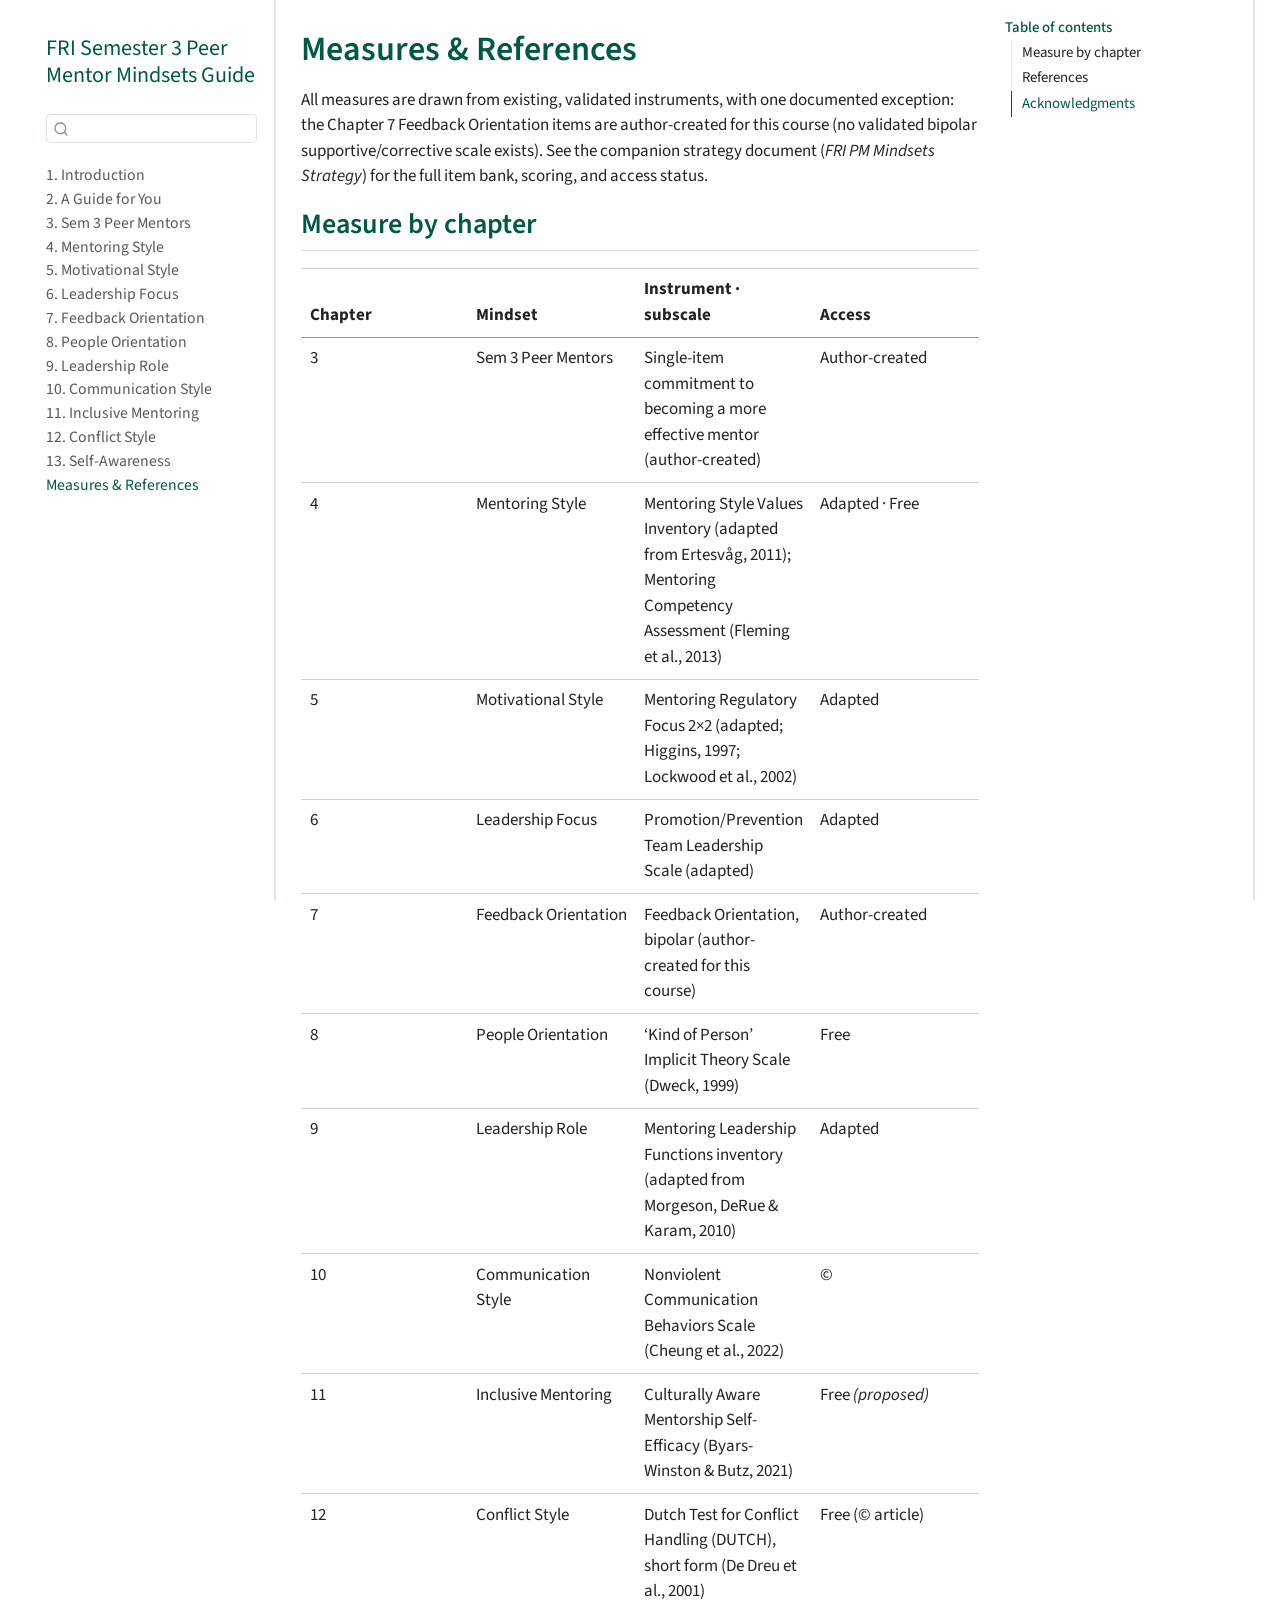
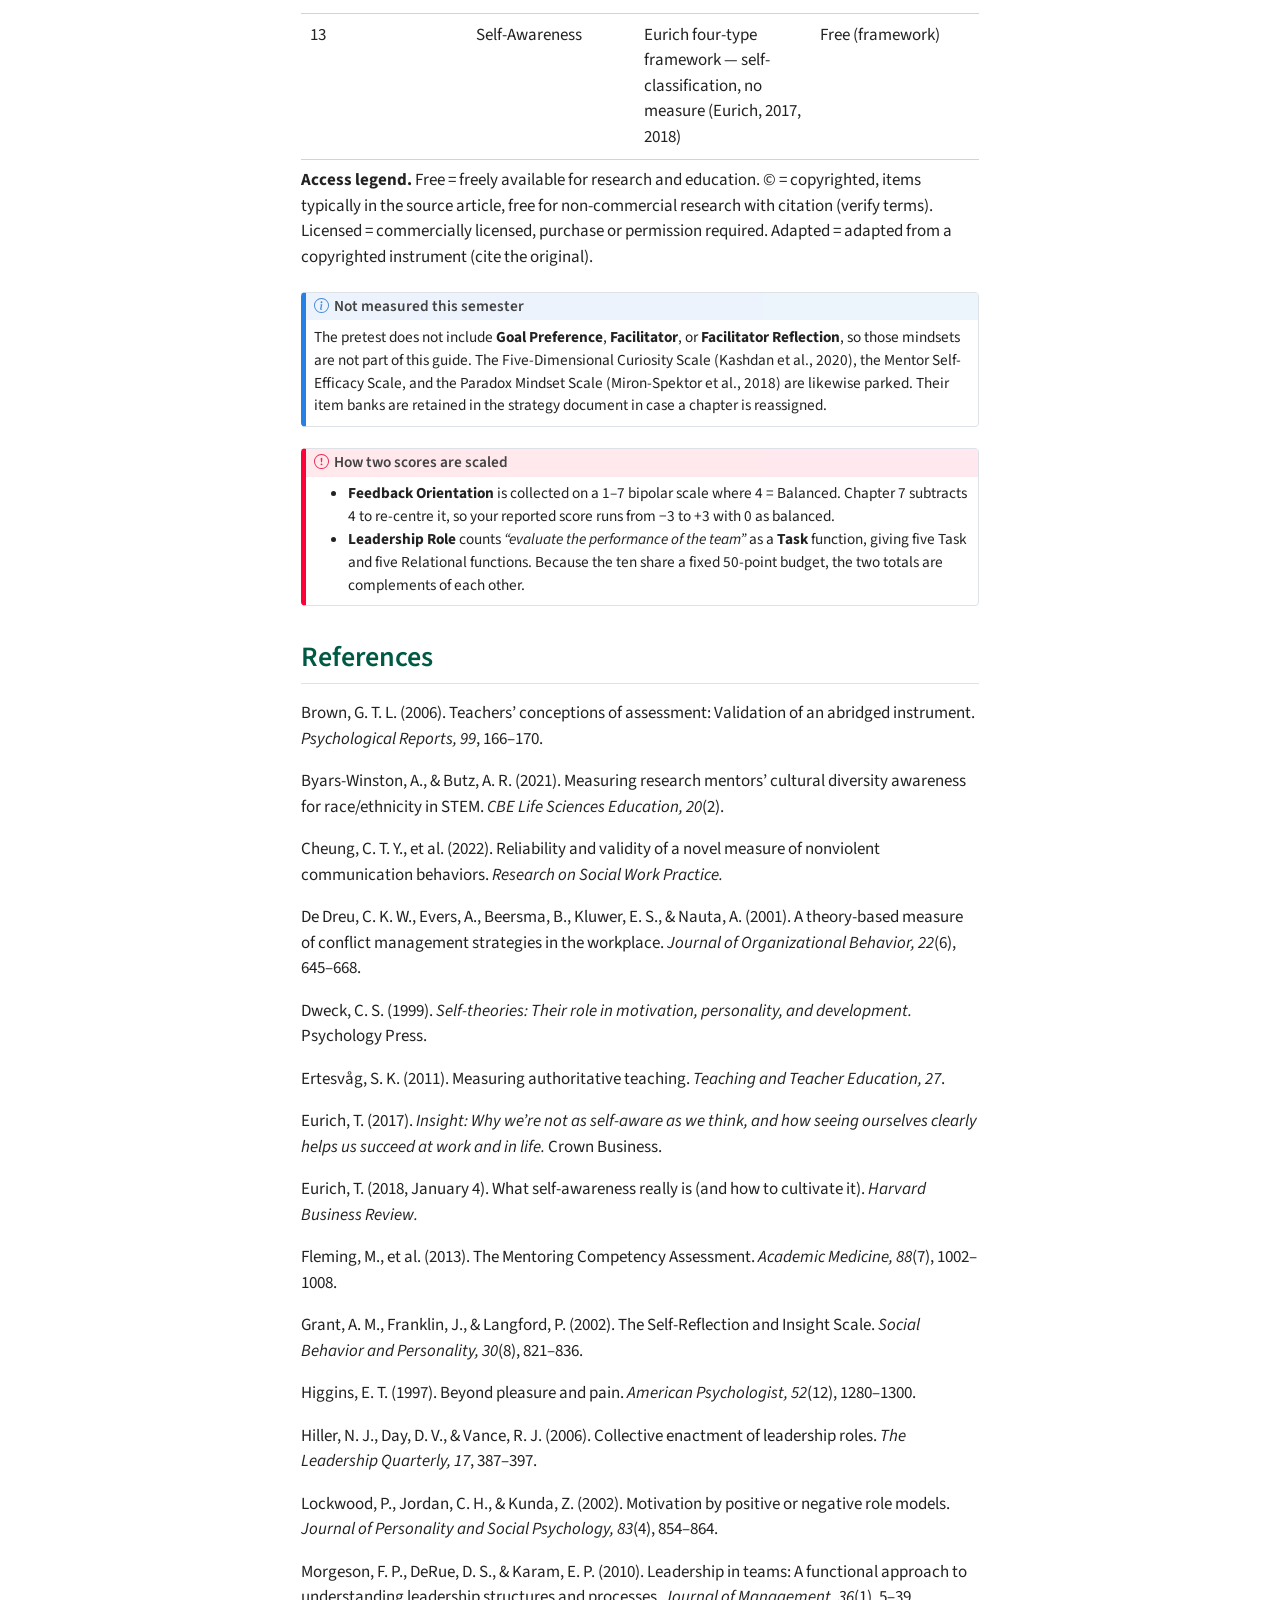
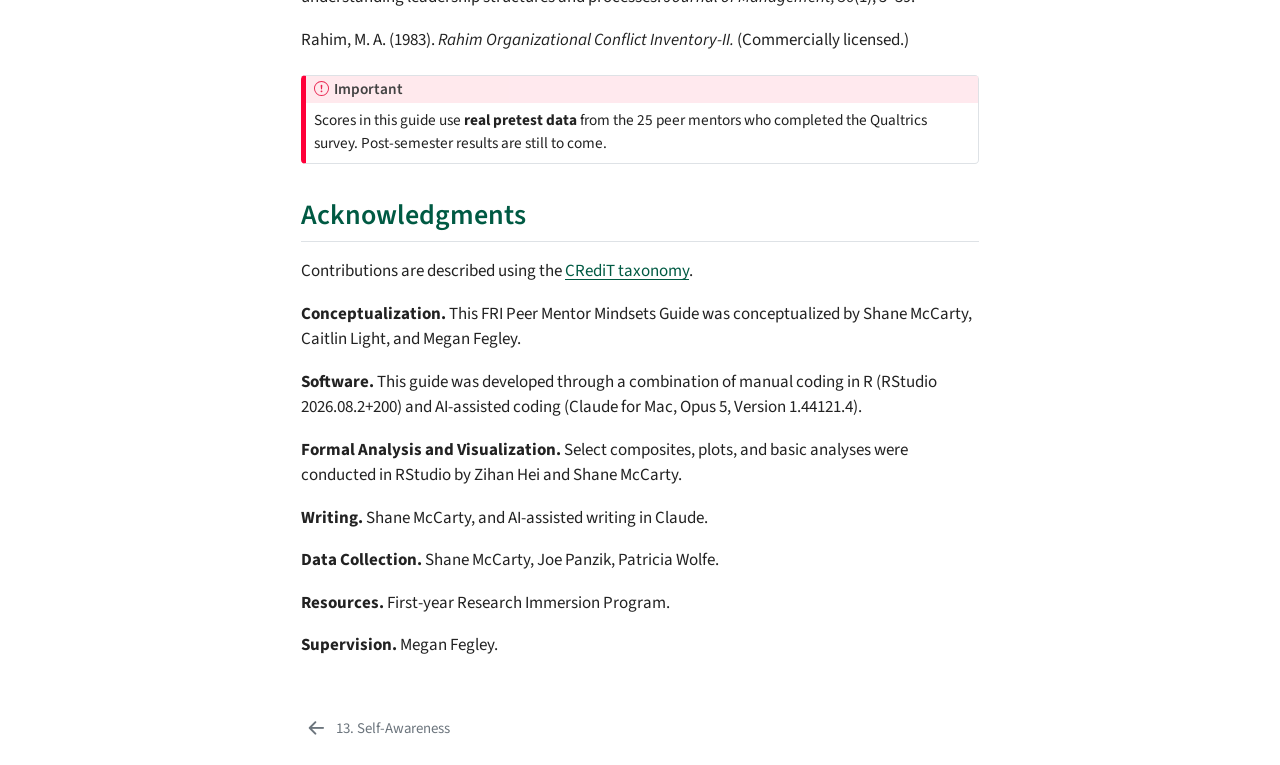
<file: docs/references.html>
<!DOCTYPE html>
<html xmlns="http://www.w3.org/1999/xhtml" lang="en" xml:lang="en"><head>

<meta charset="utf-8">
<meta name="generator" content="quarto-1.6.42">

<meta name="viewport" content="width=device-width, initial-scale=1.0, user-scalable=yes">


<title>Measures &amp; References – FRI Semester 3 Peer Mentor Mindsets Guide</title>
<style>
code{white-space: pre-wrap;}
span.smallcaps{font-variant: small-caps;}
div.columns{display: flex; gap: min(4vw, 1.5em);}
div.column{flex: auto; overflow-x: auto;}
div.hanging-indent{margin-left: 1.5em; text-indent: -1.5em;}
ul.task-list{list-style: none;}
ul.task-list li input[type="checkbox"] {
  width: 0.8em;
  margin: 0 0.8em 0.2em -1em; /* quarto-specific, see https://github.com/quarto-dev/quarto-cli/issues/4556 */ 
  vertical-align: middle;
}
</style>


<script src="site_libs/quarto-nav/quarto-nav.js"></script>
<script src="site_libs/quarto-nav/headroom.min.js"></script>
<script src="site_libs/clipboard/clipboard.min.js"></script>
<script src="site_libs/quarto-search/autocomplete.umd.js"></script>
<script src="site_libs/quarto-search/fuse.min.js"></script>
<script src="site_libs/quarto-search/quarto-search.js"></script>
<meta name="quarto:offset" content="./">
<link href="./ch13-self-awareness.html" rel="prev">
<script src="site_libs/quarto-html/quarto.js"></script>
<script src="site_libs/quarto-html/popper.min.js"></script>
<script src="site_libs/quarto-html/tippy.umd.min.js"></script>
<script src="site_libs/quarto-html/anchor.min.js"></script>
<link href="site_libs/quarto-html/tippy.css" rel="stylesheet">
<link href="site_libs/quarto-html/quarto-syntax-highlighting-2f5df379a58b258e96c21c0638c20c03.css" rel="stylesheet" id="quarto-text-highlighting-styles">
<script src="site_libs/bootstrap/bootstrap.min.js"></script>
<link href="site_libs/bootstrap/bootstrap-icons.css" rel="stylesheet">
<link href="site_libs/bootstrap/bootstrap-e4403f1dc1084fe5281ee2813bedc4ef.min.css" rel="stylesheet" append-hash="true" id="quarto-bootstrap" data-mode="light">
<script id="quarto-search-options" type="application/json">{
  "location": "sidebar",
  "copy-button": false,
  "collapse-after": 3,
  "panel-placement": "start",
  "type": "textbox",
  "limit": 50,
  "keyboard-shortcut": [
    "f",
    "/",
    "s"
  ],
  "show-item-context": false,
  "language": {
    "search-no-results-text": "No results",
    "search-matching-documents-text": "matching documents",
    "search-copy-link-title": "Copy link to search",
    "search-hide-matches-text": "Hide additional matches",
    "search-more-match-text": "more match in this document",
    "search-more-matches-text": "more matches in this document",
    "search-clear-button-title": "Clear",
    "search-text-placeholder": "",
    "search-detached-cancel-button-title": "Cancel",
    "search-submit-button-title": "Submit",
    "search-label": "Search"
  }
}</script>


</head>

<body class="nav-sidebar floating">

<div id="quarto-search-results"></div>
  <header id="quarto-header" class="headroom fixed-top">
  <nav class="quarto-secondary-nav">
    <div class="container-fluid d-flex">
      <button type="button" class="quarto-btn-toggle btn" data-bs-toggle="collapse" role="button" data-bs-target=".quarto-sidebar-collapse-item" aria-controls="quarto-sidebar" aria-expanded="false" aria-label="Toggle sidebar navigation" onclick="if (window.quartoToggleHeadroom) { window.quartoToggleHeadroom(); }">
        <i class="bi bi-layout-text-sidebar-reverse"></i>
      </button>
        <nav class="quarto-page-breadcrumbs" aria-label="breadcrumb"><ol class="breadcrumb"><li class="breadcrumb-item"><a href="./references.html">Measures &amp; References</a></li></ol></nav>
        <a class="flex-grow-1" role="navigation" data-bs-toggle="collapse" data-bs-target=".quarto-sidebar-collapse-item" aria-controls="quarto-sidebar" aria-expanded="false" aria-label="Toggle sidebar navigation" onclick="if (window.quartoToggleHeadroom) { window.quartoToggleHeadroom(); }">      
        </a>
      <button type="button" class="btn quarto-search-button" aria-label="Search" onclick="window.quartoOpenSearch();">
        <i class="bi bi-search"></i>
      </button>
    </div>
  </nav>
</header>
<!-- content -->
<div id="quarto-content" class="quarto-container page-columns page-rows-contents page-layout-article">
<!-- sidebar -->
  <nav id="quarto-sidebar" class="sidebar collapse collapse-horizontal quarto-sidebar-collapse-item sidebar-navigation floating overflow-auto">
    <div class="pt-lg-2 mt-2 text-left sidebar-header">
    <div class="sidebar-title mb-0 py-0">
      <a href="./">FRI Semester 3 Peer Mentor Mindsets Guide</a> 
    </div>
      </div>
        <div class="mt-2 flex-shrink-0 align-items-center">
        <div class="sidebar-search">
        <div id="quarto-search" class="" title="Search"></div>
        </div>
        </div>
    <div class="sidebar-menu-container"> 
    <ul class="list-unstyled mt-1">
        <li class="sidebar-item">
  <div class="sidebar-item-container"> 
  <a href="./index.html" class="sidebar-item-text sidebar-link">
 <span class="menu-text">1. Introduction</span></a>
  </div>
</li>
        <li class="sidebar-item">
  <div class="sidebar-item-container"> 
  <a href="./ch02-guide-for-you.html" class="sidebar-item-text sidebar-link">
 <span class="menu-text">2. A Guide for You</span></a>
  </div>
</li>
        <li class="sidebar-item">
  <div class="sidebar-item-container"> 
  <a href="./ch03-sem3-peer-mentors.html" class="sidebar-item-text sidebar-link">
 <span class="menu-text">3. Sem 3 Peer Mentors</span></a>
  </div>
</li>
        <li class="sidebar-item">
  <div class="sidebar-item-container"> 
  <a href="./ch04-mentoring-style.html" class="sidebar-item-text sidebar-link">
 <span class="menu-text">4. Mentoring Style</span></a>
  </div>
</li>
        <li class="sidebar-item">
  <div class="sidebar-item-container"> 
  <a href="./ch05-motivational-style.html" class="sidebar-item-text sidebar-link">
 <span class="menu-text">5. Motivational Style</span></a>
  </div>
</li>
        <li class="sidebar-item">
  <div class="sidebar-item-container"> 
  <a href="./ch06-leadership-focus.html" class="sidebar-item-text sidebar-link">
 <span class="menu-text">6. Leadership Focus</span></a>
  </div>
</li>
        <li class="sidebar-item">
  <div class="sidebar-item-container"> 
  <a href="./ch07-feedback-orientation.html" class="sidebar-item-text sidebar-link">
 <span class="menu-text">7. Feedback Orientation</span></a>
  </div>
</li>
        <li class="sidebar-item">
  <div class="sidebar-item-container"> 
  <a href="./ch08-people-orientation.html" class="sidebar-item-text sidebar-link">
 <span class="menu-text">8. People Orientation</span></a>
  </div>
</li>
        <li class="sidebar-item">
  <div class="sidebar-item-container"> 
  <a href="./ch09-leadership-role.html" class="sidebar-item-text sidebar-link">
 <span class="menu-text">9. Leadership Role</span></a>
  </div>
</li>
        <li class="sidebar-item">
  <div class="sidebar-item-container"> 
  <a href="./ch10-communication-style.html" class="sidebar-item-text sidebar-link">
 <span class="menu-text">10. Communication Style</span></a>
  </div>
</li>
        <li class="sidebar-item">
  <div class="sidebar-item-container"> 
  <a href="./ch11-inclusive-mentoring.html" class="sidebar-item-text sidebar-link">
 <span class="menu-text">11. Inclusive Mentoring</span></a>
  </div>
</li>
        <li class="sidebar-item">
  <div class="sidebar-item-container"> 
  <a href="./ch12-conflict-style.html" class="sidebar-item-text sidebar-link">
 <span class="menu-text">12. Conflict Style</span></a>
  </div>
</li>
        <li class="sidebar-item">
  <div class="sidebar-item-container"> 
  <a href="./ch13-self-awareness.html" class="sidebar-item-text sidebar-link">
 <span class="menu-text">13. Self-Awareness</span></a>
  </div>
</li>
        <li class="sidebar-item">
  <div class="sidebar-item-container"> 
  <a href="./references.html" class="sidebar-item-text sidebar-link active">
 <span class="menu-text">Measures &amp; References</span></a>
  </div>
</li>
    </ul>
    </div>
</nav>
<div id="quarto-sidebar-glass" class="quarto-sidebar-collapse-item" data-bs-toggle="collapse" data-bs-target=".quarto-sidebar-collapse-item"></div>
<!-- margin-sidebar -->
    <div id="quarto-margin-sidebar" class="sidebar margin-sidebar">
        <nav id="TOC" role="doc-toc" class="toc-active">
    <h2 id="toc-title">Table of contents</h2>
   
  <ul>
  <li><a href="#measure-by-chapter" id="toc-measure-by-chapter" class="nav-link active" data-scroll-target="#measure-by-chapter">Measure by chapter</a></li>
  <li><a href="#references" id="toc-references" class="nav-link" data-scroll-target="#references">References</a></li>
  <li><a href="#acknowledgments" id="toc-acknowledgments" class="nav-link" data-scroll-target="#acknowledgments">Acknowledgments</a></li>
  </ul>
</nav>
    </div>
<!-- main -->
<main class="content" id="quarto-document-content">

<header id="title-block-header" class="quarto-title-block default">
<div class="quarto-title">
<h1 class="title">Measures &amp; References</h1>
</div>



<div class="quarto-title-meta">

    
  
    
  </div>
  


</header>


<p>All measures are drawn from existing, validated instruments, with one documented exception: the Chapter 7 Feedback Orientation items are author-created for this course (no validated bipolar supportive/corrective scale exists). See the companion strategy document (<em>FRI PM Mindsets Strategy</em>) for the full item bank, scoring, and access status.</p>
<section id="measure-by-chapter" class="level2">
<h2 class="anchored" data-anchor-id="measure-by-chapter">Measure by chapter</h2>
<table class="caption-top table">
<colgroup>
<col style="width: 25%">
<col style="width: 25%">
<col style="width: 25%">
<col style="width: 25%">
</colgroup>
<thead>
<tr class="header">
<th>Chapter</th>
<th>Mindset</th>
<th>Instrument · subscale</th>
<th>Access</th>
</tr>
</thead>
<tbody>
<tr class="odd">
<td>3</td>
<td>Sem 3 Peer Mentors</td>
<td>Single-item commitment to becoming a more effective mentor (author-created)</td>
<td>Author-created</td>
</tr>
<tr class="even">
<td>4</td>
<td>Mentoring Style</td>
<td>Mentoring Style Values Inventory (adapted from Ertesvåg, 2011); Mentoring Competency Assessment (Fleming et al., 2013)</td>
<td>Adapted · Free</td>
</tr>
<tr class="odd">
<td>5</td>
<td>Motivational Style</td>
<td>Mentoring Regulatory Focus 2×2 (adapted; Higgins, 1997; Lockwood et al., 2002)</td>
<td>Adapted</td>
</tr>
<tr class="even">
<td>6</td>
<td>Leadership Focus</td>
<td>Promotion/Prevention Team Leadership Scale (adapted)</td>
<td>Adapted</td>
</tr>
<tr class="odd">
<td>7</td>
<td>Feedback Orientation</td>
<td>Feedback Orientation, bipolar (author-created for this course)</td>
<td>Author-created</td>
</tr>
<tr class="even">
<td>8</td>
<td>People Orientation</td>
<td>‘Kind of Person’ Implicit Theory Scale (Dweck, 1999)</td>
<td>Free</td>
</tr>
<tr class="odd">
<td>9</td>
<td>Leadership Role</td>
<td>Mentoring Leadership Functions inventory (adapted from Morgeson, DeRue &amp; Karam, 2010)</td>
<td>Adapted</td>
</tr>
<tr class="even">
<td>10</td>
<td>Communication Style</td>
<td>Nonviolent Communication Behaviors Scale (Cheung et al., 2022)</td>
<td>©</td>
</tr>
<tr class="odd">
<td>11</td>
<td>Inclusive Mentoring</td>
<td>Culturally Aware Mentorship Self-Efficacy (Byars-Winston &amp; Butz, 2021)</td>
<td>Free <em>(proposed)</em></td>
</tr>
<tr class="even">
<td>12</td>
<td>Conflict Style</td>
<td>Dutch Test for Conflict Handling (DUTCH), short form (De Dreu et al., 2001)</td>
<td>Free (© article)</td>
</tr>
<tr class="odd">
<td>13</td>
<td>Self-Awareness</td>
<td>Eurich four-type framework — self-classification, no measure (Eurich, 2017, 2018)</td>
<td>Free (framework)</td>
</tr>
</tbody>
</table>
<p><strong>Access legend.</strong> Free = freely available for research and education. © = copyrighted, items typically in the source article, free for non-commercial research with citation (verify terms). Licensed = commercially licensed, purchase or permission required. Adapted = adapted from a copyrighted instrument (cite the original).</p>
<div class="callout callout-style-default callout-note callout-titled">
<div class="callout-header d-flex align-content-center">
<div class="callout-icon-container">
<i class="callout-icon"></i>
</div>
<div class="callout-title-container flex-fill">
Not measured this semester
</div>
</div>
<div class="callout-body-container callout-body">
<p>The pretest does not include <strong>Goal Preference</strong>, <strong>Facilitator</strong>, or <strong>Facilitator Reflection</strong>, so those mindsets are not part of this guide. The Five-Dimensional Curiosity Scale (Kashdan et al., 2020), the Mentor Self-Efficacy Scale, and the Paradox Mindset Scale (Miron-Spektor et al., 2018) are likewise parked. Their item banks are retained in the strategy document in case a chapter is reassigned.</p>
</div>
</div>
<div class="callout callout-style-default callout-important callout-titled">
<div class="callout-header d-flex align-content-center">
<div class="callout-icon-container">
<i class="callout-icon"></i>
</div>
<div class="callout-title-container flex-fill">
How two scores are scaled
</div>
</div>
<div class="callout-body-container callout-body">
<ul>
<li><strong>Feedback Orientation</strong> is collected on a 1–7 bipolar scale where 4 = Balanced. Chapter 7 subtracts 4 to re-centre it, so your reported score runs from −3 to +3 with 0 as balanced.</li>
<li><strong>Leadership Role</strong> counts <em>“evaluate the performance of the team”</em> as a <strong>Task</strong> function, giving five Task and five Relational functions. Because the ten share a fixed 50-point budget, the two totals are complements of each other.</li>
</ul>
</div>
</div>
</section>
<section id="references" class="level2">
<h2 class="anchored" data-anchor-id="references">References</h2>
<p>Brown, G. T. L. (2006). Teachers’ conceptions of assessment: Validation of an abridged instrument. <em>Psychological Reports, 99</em>, 166–170.</p>
<p>Byars-Winston, A., &amp; Butz, A. R. (2021). Measuring research mentors’ cultural diversity awareness for race/ethnicity in STEM. <em>CBE Life Sciences Education, 20</em>(2).</p>
<p>Cheung, C. T. Y., et al.&nbsp;(2022). Reliability and validity of a novel measure of nonviolent communication behaviors. <em>Research on Social Work Practice.</em></p>
<p>De Dreu, C. K. W., Evers, A., Beersma, B., Kluwer, E. S., &amp; Nauta, A. (2001). A theory-based measure of conflict management strategies in the workplace. <em>Journal of Organizational Behavior, 22</em>(6), 645–668.</p>
<p>Dweck, C. S. (1999). <em>Self-theories: Their role in motivation, personality, and development.</em> Psychology Press.</p>
<p>Ertesvåg, S. K. (2011). Measuring authoritative teaching. <em>Teaching and Teacher Education, 27</em>.</p>
<p>Eurich, T. (2017). <em>Insight: Why we’re not as self-aware as we think, and how seeing ourselves clearly helps us succeed at work and in life.</em> Crown Business.</p>
<p>Eurich, T. (2018, January 4). What self-awareness really is (and how to cultivate it). <em>Harvard Business Review.</em></p>
<p>Fleming, M., et al.&nbsp;(2013). The Mentoring Competency Assessment. <em>Academic Medicine, 88</em>(7), 1002–1008.</p>
<p>Grant, A. M., Franklin, J., &amp; Langford, P. (2002). The Self-Reflection and Insight Scale. <em>Social Behavior and Personality, 30</em>(8), 821–836.</p>
<p>Higgins, E. T. (1997). Beyond pleasure and pain. <em>American Psychologist, 52</em>(12), 1280–1300.</p>
<p>Hiller, N. J., Day, D. V., &amp; Vance, R. J. (2006). Collective enactment of leadership roles. <em>The Leadership Quarterly, 17</em>, 387–397.</p>
<p>Lockwood, P., Jordan, C. H., &amp; Kunda, Z. (2002). Motivation by positive or negative role models. <em>Journal of Personality and Social Psychology, 83</em>(4), 854–864.</p>
<p>Morgeson, F. P., DeRue, D. S., &amp; Karam, E. P. (2010). Leadership in teams: A functional approach to understanding leadership structures and processes. <em>Journal of Management, 36</em>(1), 5–39.</p>
<p>Rahim, M. A. (1983). <em>Rahim Organizational Conflict Inventory-II.</em> (Commercially licensed.)</p>
<div class="callout callout-style-default callout-important callout-titled">
<div class="callout-header d-flex align-content-center">
<div class="callout-icon-container">
<i class="callout-icon"></i>
</div>
<div class="callout-title-container flex-fill">
Important
</div>
</div>
<div class="callout-body-container callout-body">
<p>Scores in this guide use <strong>real pretest data</strong> from the 25 peer mentors who completed the Qualtrics survey. Post-semester results are still to come.</p>
</div>
</div>
</section>
<section id="acknowledgments" class="level2 unnumbered">
<h2 class="unnumbered anchored" data-anchor-id="acknowledgments">Acknowledgments</h2>
<p>Contributions are described using the <a href="https://credit.niso.org">CRediT taxonomy</a>.</p>
<p><strong>Conceptualization.</strong> This FRI Peer Mentor Mindsets Guide was conceptualized by Shane McCarty, Caitlin Light, and Megan Fegley.</p>
<p><strong>Software.</strong> This guide was developed through a combination of manual coding in R (RStudio 2026.08.2+200) and AI-assisted coding (Claude for Mac, Opus 5, Version 1.44121.4).</p>
<p><strong>Formal Analysis and Visualization.</strong> Select composites, plots, and basic analyses were conducted in RStudio by Zihan Hei and Shane McCarty.</p>
<p><strong>Writing.</strong> Shane McCarty, and AI-assisted writing in Claude.</p>
<p><strong>Data Collection.</strong> Shane McCarty, Joe Panzik, Patricia Wolfe.</p>
<p><strong>Resources.</strong> First-year Research Immersion Program.</p>
<p><strong>Supervision.</strong> Megan Fegley.</p>


</section>

</main> <!-- /main -->
<script id="quarto-html-after-body" type="application/javascript">
window.document.addEventListener("DOMContentLoaded", function (event) {
  const toggleBodyColorMode = (bsSheetEl) => {
    const mode = bsSheetEl.getAttribute("data-mode");
    const bodyEl = window.document.querySelector("body");
    if (mode === "dark") {
      bodyEl.classList.add("quarto-dark");
      bodyEl.classList.remove("quarto-light");
    } else {
      bodyEl.classList.add("quarto-light");
      bodyEl.classList.remove("quarto-dark");
    }
  }
  const toggleBodyColorPrimary = () => {
    const bsSheetEl = window.document.querySelector("link#quarto-bootstrap");
    if (bsSheetEl) {
      toggleBodyColorMode(bsSheetEl);
    }
  }
  toggleBodyColorPrimary();  
  const icon = "";
  const anchorJS = new window.AnchorJS();
  anchorJS.options = {
    placement: 'right',
    icon: icon
  };
  anchorJS.add('.anchored');
  const isCodeAnnotation = (el) => {
    for (const clz of el.classList) {
      if (clz.startsWith('code-annotation-')) {                     
        return true;
      }
    }
    return false;
  }
  const onCopySuccess = function(e) {
    // button target
    const button = e.trigger;
    // don't keep focus
    button.blur();
    // flash "checked"
    button.classList.add('code-copy-button-checked');
    var currentTitle = button.getAttribute("title");
    button.setAttribute("title", "Copied!");
    let tooltip;
    if (window.bootstrap) {
      button.setAttribute("data-bs-toggle", "tooltip");
      button.setAttribute("data-bs-placement", "left");
      button.setAttribute("data-bs-title", "Copied!");
      tooltip = new bootstrap.Tooltip(button, 
        { trigger: "manual", 
          customClass: "code-copy-button-tooltip",
          offset: [0, -8]});
      tooltip.show();    
    }
    setTimeout(function() {
      if (tooltip) {
        tooltip.hide();
        button.removeAttribute("data-bs-title");
        button.removeAttribute("data-bs-toggle");
        button.removeAttribute("data-bs-placement");
      }
      button.setAttribute("title", currentTitle);
      button.classList.remove('code-copy-button-checked');
    }, 1000);
    // clear code selection
    e.clearSelection();
  }
  const getTextToCopy = function(trigger) {
      const codeEl = trigger.previousElementSibling.cloneNode(true);
      for (const childEl of codeEl.children) {
        if (isCodeAnnotation(childEl)) {
          childEl.remove();
        }
      }
      return codeEl.innerText;
  }
  const clipboard = new window.ClipboardJS('.code-copy-button:not([data-in-quarto-modal])', {
    text: getTextToCopy
  });
  clipboard.on('success', onCopySuccess);
  if (window.document.getElementById('quarto-embedded-source-code-modal')) {
    const clipboardModal = new window.ClipboardJS('.code-copy-button[data-in-quarto-modal]', {
      text: getTextToCopy,
      container: window.document.getElementById('quarto-embedded-source-code-modal')
    });
    clipboardModal.on('success', onCopySuccess);
  }
    var localhostRegex = new RegExp(/^(?:http|https):\/\/localhost\:?[0-9]*\//);
    var mailtoRegex = new RegExp(/^mailto:/);
      var filterRegex = new RegExp('/' + window.location.host + '/');
    var isInternal = (href) => {
        return filterRegex.test(href) || localhostRegex.test(href) || mailtoRegex.test(href);
    }
    // Inspect non-navigation links and adorn them if external
 	var links = window.document.querySelectorAll('a[href]:not(.nav-link):not(.navbar-brand):not(.toc-action):not(.sidebar-link):not(.sidebar-item-toggle):not(.pagination-link):not(.no-external):not([aria-hidden]):not(.dropdown-item):not(.quarto-navigation-tool):not(.about-link)');
    for (var i=0; i<links.length; i++) {
      const link = links[i];
      if (!isInternal(link.href)) {
        // undo the damage that might have been done by quarto-nav.js in the case of
        // links that we want to consider external
        if (link.dataset.originalHref !== undefined) {
          link.href = link.dataset.originalHref;
        }
      }
    }
  function tippyHover(el, contentFn, onTriggerFn, onUntriggerFn) {
    const config = {
      allowHTML: true,
      maxWidth: 500,
      delay: 100,
      arrow: false,
      appendTo: function(el) {
          return el.parentElement;
      },
      interactive: true,
      interactiveBorder: 10,
      theme: 'quarto',
      placement: 'bottom-start',
    };
    if (contentFn) {
      config.content = contentFn;
    }
    if (onTriggerFn) {
      config.onTrigger = onTriggerFn;
    }
    if (onUntriggerFn) {
      config.onUntrigger = onUntriggerFn;
    }
    window.tippy(el, config); 
  }
  const noterefs = window.document.querySelectorAll('a[role="doc-noteref"]');
  for (var i=0; i<noterefs.length; i++) {
    const ref = noterefs[i];
    tippyHover(ref, function() {
      // use id or data attribute instead here
      let href = ref.getAttribute('data-footnote-href') || ref.getAttribute('href');
      try { href = new URL(href).hash; } catch {}
      const id = href.replace(/^#\/?/, "");
      const note = window.document.getElementById(id);
      if (note) {
        return note.innerHTML;
      } else {
        return "";
      }
    });
  }
  const xrefs = window.document.querySelectorAll('a.quarto-xref');
  const processXRef = (id, note) => {
    // Strip column container classes
    const stripColumnClz = (el) => {
      el.classList.remove("page-full", "page-columns");
      if (el.children) {
        for (const child of el.children) {
          stripColumnClz(child);
        }
      }
    }
    stripColumnClz(note)
    if (id === null || id.startsWith('sec-')) {
      // Special case sections, only their first couple elements
      const container = document.createElement("div");
      if (note.children && note.children.length > 2) {
        container.appendChild(note.children[0].cloneNode(true));
        for (let i = 1; i < note.children.length; i++) {
          const child = note.children[i];
          if (child.tagName === "P" && child.innerText === "") {
            continue;
          } else {
            container.appendChild(child.cloneNode(true));
            break;
          }
        }
        if (window.Quarto?.typesetMath) {
          window.Quarto.typesetMath(container);
        }
        return container.innerHTML
      } else {
        if (window.Quarto?.typesetMath) {
          window.Quarto.typesetMath(note);
        }
        return note.innerHTML;
      }
    } else {
      // Remove any anchor links if they are present
      const anchorLink = note.querySelector('a.anchorjs-link');
      if (anchorLink) {
        anchorLink.remove();
      }
      if (window.Quarto?.typesetMath) {
        window.Quarto.typesetMath(note);
      }
      if (note.classList.contains("callout")) {
        return note.outerHTML;
      } else {
        return note.innerHTML;
      }
    }
  }
  for (var i=0; i<xrefs.length; i++) {
    const xref = xrefs[i];
    tippyHover(xref, undefined, function(instance) {
      instance.disable();
      let url = xref.getAttribute('href');
      let hash = undefined; 
      if (url.startsWith('#')) {
        hash = url;
      } else {
        try { hash = new URL(url).hash; } catch {}
      }
      if (hash) {
        const id = hash.replace(/^#\/?/, "");
        const note = window.document.getElementById(id);
        if (note !== null) {
          try {
            const html = processXRef(id, note.cloneNode(true));
            instance.setContent(html);
          } finally {
            instance.enable();
            instance.show();
          }
        } else {
          // See if we can fetch this
          fetch(url.split('#')[0])
          .then(res => res.text())
          .then(html => {
            const parser = new DOMParser();
            const htmlDoc = parser.parseFromString(html, "text/html");
            const note = htmlDoc.getElementById(id);
            if (note !== null) {
              const html = processXRef(id, note);
              instance.setContent(html);
            } 
          }).finally(() => {
            instance.enable();
            instance.show();
          });
        }
      } else {
        // See if we can fetch a full url (with no hash to target)
        // This is a special case and we should probably do some content thinning / targeting
        fetch(url)
        .then(res => res.text())
        .then(html => {
          const parser = new DOMParser();
          const htmlDoc = parser.parseFromString(html, "text/html");
          const note = htmlDoc.querySelector('main.content');
          if (note !== null) {
            // This should only happen for chapter cross references
            // (since there is no id in the URL)
            // remove the first header
            if (note.children.length > 0 && note.children[0].tagName === "HEADER") {
              note.children[0].remove();
            }
            const html = processXRef(null, note);
            instance.setContent(html);
          } 
        }).finally(() => {
          instance.enable();
          instance.show();
        });
      }
    }, function(instance) {
    });
  }
      let selectedAnnoteEl;
      const selectorForAnnotation = ( cell, annotation) => {
        let cellAttr = 'data-code-cell="' + cell + '"';
        let lineAttr = 'data-code-annotation="' +  annotation + '"';
        const selector = 'span[' + cellAttr + '][' + lineAttr + ']';
        return selector;
      }
      const selectCodeLines = (annoteEl) => {
        const doc = window.document;
        const targetCell = annoteEl.getAttribute("data-target-cell");
        const targetAnnotation = annoteEl.getAttribute("data-target-annotation");
        const annoteSpan = window.document.querySelector(selectorForAnnotation(targetCell, targetAnnotation));
        const lines = annoteSpan.getAttribute("data-code-lines").split(",");
        const lineIds = lines.map((line) => {
          return targetCell + "-" + line;
        })
        let top = null;
        let height = null;
        let parent = null;
        if (lineIds.length > 0) {
            //compute the position of the single el (top and bottom and make a div)
            const el = window.document.getElementById(lineIds[0]);
            top = el.offsetTop;
            height = el.offsetHeight;
            parent = el.parentElement.parentElement;
          if (lineIds.length > 1) {
            const lastEl = window.document.getElementById(lineIds[lineIds.length - 1]);
            const bottom = lastEl.offsetTop + lastEl.offsetHeight;
            height = bottom - top;
          }
          if (top !== null && height !== null && parent !== null) {
            // cook up a div (if necessary) and position it 
            let div = window.document.getElementById("code-annotation-line-highlight");
            if (div === null) {
              div = window.document.createElement("div");
              div.setAttribute("id", "code-annotation-line-highlight");
              div.style.position = 'absolute';
              parent.appendChild(div);
            }
            div.style.top = top - 2 + "px";
            div.style.height = height + 4 + "px";
            div.style.left = 0;
            let gutterDiv = window.document.getElementById("code-annotation-line-highlight-gutter");
            if (gutterDiv === null) {
              gutterDiv = window.document.createElement("div");
              gutterDiv.setAttribute("id", "code-annotation-line-highlight-gutter");
              gutterDiv.style.position = 'absolute';
              const codeCell = window.document.getElementById(targetCell);
              const gutter = codeCell.querySelector('.code-annotation-gutter');
              gutter.appendChild(gutterDiv);
            }
            gutterDiv.style.top = top - 2 + "px";
            gutterDiv.style.height = height + 4 + "px";
          }
          selectedAnnoteEl = annoteEl;
        }
      };
      const unselectCodeLines = () => {
        const elementsIds = ["code-annotation-line-highlight", "code-annotation-line-highlight-gutter"];
        elementsIds.forEach((elId) => {
          const div = window.document.getElementById(elId);
          if (div) {
            div.remove();
          }
        });
        selectedAnnoteEl = undefined;
      };
        // Handle positioning of the toggle
    window.addEventListener(
      "resize",
      throttle(() => {
        elRect = undefined;
        if (selectedAnnoteEl) {
          selectCodeLines(selectedAnnoteEl);
        }
      }, 10)
    );
    function throttle(fn, ms) {
    let throttle = false;
    let timer;
      return (...args) => {
        if(!throttle) { // first call gets through
            fn.apply(this, args);
            throttle = true;
        } else { // all the others get throttled
            if(timer) clearTimeout(timer); // cancel #2
            timer = setTimeout(() => {
              fn.apply(this, args);
              timer = throttle = false;
            }, ms);
        }
      };
    }
      // Attach click handler to the DT
      const annoteDls = window.document.querySelectorAll('dt[data-target-cell]');
      for (const annoteDlNode of annoteDls) {
        annoteDlNode.addEventListener('click', (event) => {
          const clickedEl = event.target;
          if (clickedEl !== selectedAnnoteEl) {
            unselectCodeLines();
            const activeEl = window.document.querySelector('dt[data-target-cell].code-annotation-active');
            if (activeEl) {
              activeEl.classList.remove('code-annotation-active');
            }
            selectCodeLines(clickedEl);
            clickedEl.classList.add('code-annotation-active');
          } else {
            // Unselect the line
            unselectCodeLines();
            clickedEl.classList.remove('code-annotation-active');
          }
        });
      }
  const findCites = (el) => {
    const parentEl = el.parentElement;
    if (parentEl) {
      const cites = parentEl.dataset.cites;
      if (cites) {
        return {
          el,
          cites: cites.split(' ')
        };
      } else {
        return findCites(el.parentElement)
      }
    } else {
      return undefined;
    }
  };
  var bibliorefs = window.document.querySelectorAll('a[role="doc-biblioref"]');
  for (var i=0; i<bibliorefs.length; i++) {
    const ref = bibliorefs[i];
    const citeInfo = findCites(ref);
    if (citeInfo) {
      tippyHover(citeInfo.el, function() {
        var popup = window.document.createElement('div');
        citeInfo.cites.forEach(function(cite) {
          var citeDiv = window.document.createElement('div');
          citeDiv.classList.add('hanging-indent');
          citeDiv.classList.add('csl-entry');
          var biblioDiv = window.document.getElementById('ref-' + cite);
          if (biblioDiv) {
            citeDiv.innerHTML = biblioDiv.innerHTML;
          }
          popup.appendChild(citeDiv);
        });
        return popup.innerHTML;
      });
    }
  }
});
</script>
<nav class="page-navigation">
  <div class="nav-page nav-page-previous">
      <a href="./ch13-self-awareness.html" class="pagination-link" aria-label="13. Self-Awareness">
        <i class="bi bi-arrow-left-short"></i> <span class="nav-page-text">13. Self-Awareness</span>
      </a>          
  </div>
  <div class="nav-page nav-page-next">
  </div>
</nav>
</div> <!-- /content -->




</body></html>
</file>
<file: docs/site_libs/quarto-html/tippy.css>
.tippy-box[data-animation=fade][data-state=hidden]{opacity:0}[data-tippy-root]{max-width:calc(100vw - 10px)}.tippy-box{position:relative;background-color:#333;color:#fff;border-radius:4px;font-size:14px;line-height:1.4;white-space:normal;outline:0;transition-property:transform,visibility,opacity}.tippy-box[data-placement^=top]>.tippy-arrow{bottom:0}.tippy-box[data-placement^=top]>.tippy-arrow:before{bottom:-7px;left:0;border-width:8px 8px 0;border-top-color:initial;transform-origin:center top}.tippy-box[data-placement^=bottom]>.tippy-arrow{top:0}.tippy-box[data-placement^=bottom]>.tippy-arrow:before{top:-7px;left:0;border-width:0 8px 8px;border-bottom-color:initial;transform-origin:center bottom}.tippy-box[data-placement^=left]>.tippy-arrow{right:0}.tippy-box[data-placement^=left]>.tippy-arrow:before{border-width:8px 0 8px 8px;border-left-color:initial;right:-7px;transform-origin:center left}.tippy-box[data-placement^=right]>.tippy-arrow{left:0}.tippy-box[data-placement^=right]>.tippy-arrow:before{left:-7px;border-width:8px 8px 8px 0;border-right-color:initial;transform-origin:center right}.tippy-box[data-inertia][data-state=visible]{transition-timing-function:cubic-bezier(.54,1.5,.38,1.11)}.tippy-arrow{width:16px;height:16px;color:#333}.tippy-arrow:before{content:"";position:absolute;border-color:transparent;border-style:solid}.tippy-content{position:relative;padding:5px 9px;z-index:1}
</file>
<file: docs/site_libs/quarto-html/quarto-syntax-highlighting-2f5df379a58b258e96c21c0638c20c03.css>
/* quarto syntax highlight colors */
:root {
  --quarto-hl-ot-color: #003B4F;
  --quarto-hl-at-color: #657422;
  --quarto-hl-ss-color: #20794D;
  --quarto-hl-an-color: #5E5E5E;
  --quarto-hl-fu-color: #4758AB;
  --quarto-hl-st-color: #20794D;
  --quarto-hl-cf-color: #003B4F;
  --quarto-hl-op-color: #5E5E5E;
  --quarto-hl-er-color: #AD0000;
  --quarto-hl-bn-color: #AD0000;
  --quarto-hl-al-color: #AD0000;
  --quarto-hl-va-color: #111111;
  --quarto-hl-bu-color: inherit;
  --quarto-hl-ex-color: inherit;
  --quarto-hl-pp-color: #AD0000;
  --quarto-hl-in-color: #5E5E5E;
  --quarto-hl-vs-color: #20794D;
  --quarto-hl-wa-color: #5E5E5E;
  --quarto-hl-do-color: #5E5E5E;
  --quarto-hl-im-color: #00769E;
  --quarto-hl-ch-color: #20794D;
  --quarto-hl-dt-color: #AD0000;
  --quarto-hl-fl-color: #AD0000;
  --quarto-hl-co-color: #5E5E5E;
  --quarto-hl-cv-color: #5E5E5E;
  --quarto-hl-cn-color: #8f5902;
  --quarto-hl-sc-color: #5E5E5E;
  --quarto-hl-dv-color: #AD0000;
  --quarto-hl-kw-color: #003B4F;
}

/* other quarto variables */
:root {
  --quarto-font-monospace: SFMono-Regular, Menlo, Monaco, Consolas, "Liberation Mono", "Courier New", monospace;
}

pre > code.sourceCode > span {
  color: #003B4F;
}

code span {
  color: #003B4F;
}

code.sourceCode > span {
  color: #003B4F;
}

div.sourceCode,
div.sourceCode pre.sourceCode {
  color: #003B4F;
}

code span.ot {
  color: #003B4F;
  font-style: inherit;
}

code span.at {
  color: #657422;
  font-style: inherit;
}

code span.ss {
  color: #20794D;
  font-style: inherit;
}

code span.an {
  color: #5E5E5E;
  font-style: inherit;
}

code span.fu {
  color: #4758AB;
  font-style: inherit;
}

code span.st {
  color: #20794D;
  font-style: inherit;
}

code span.cf {
  color: #003B4F;
  font-weight: bold;
  font-style: inherit;
}

code span.op {
  color: #5E5E5E;
  font-style: inherit;
}

code span.er {
  color: #AD0000;
  font-style: inherit;
}

code span.bn {
  color: #AD0000;
  font-style: inherit;
}

code span.al {
  color: #AD0000;
  font-style: inherit;
}

code span.va {
  color: #111111;
  font-style: inherit;
}

code span.bu {
  font-style: inherit;
}

code span.ex {
  font-style: inherit;
}

code span.pp {
  color: #AD0000;
  font-style: inherit;
}

code span.in {
  color: #5E5E5E;
  font-style: inherit;
}

code span.vs {
  color: #20794D;
  font-style: inherit;
}

code span.wa {
  color: #5E5E5E;
  font-style: italic;
}

code span.do {
  color: #5E5E5E;
  font-style: italic;
}

code span.im {
  color: #00769E;
  font-style: inherit;
}

code span.ch {
  color: #20794D;
  font-style: inherit;
}

code span.dt {
  color: #AD0000;
  font-style: inherit;
}

code span.fl {
  color: #AD0000;
  font-style: inherit;
}

code span.co {
  color: #5E5E5E;
  font-style: inherit;
}

code span.cv {
  color: #5E5E5E;
  font-style: italic;
}

code span.cn {
  color: #8f5902;
  font-style: inherit;
}

code span.sc {
  color: #5E5E5E;
  font-style: inherit;
}

code span.dv {
  color: #AD0000;
  font-style: inherit;
}

code span.kw {
  color: #003B4F;
  font-weight: bold;
  font-style: inherit;
}

.prevent-inlining {
  content: "</";
}

/*# sourceMappingURL=35eb38a806ee71ea6d2563be2308c832.css.map */
</file>
<file: docs/site_libs/lightable-0.0.1/lightable.css>
/*!
 * lightable v0.0.1
 * Copyright 2020 Hao Zhu
 * Licensed under MIT (https://github.com/haozhu233/kableExtra/blob/master/LICENSE)
 */

.lightable-minimal {
  border-collapse: separate;
  border-spacing: 16px 1px;
  width: 100%;
  margin-bottom: 10px;
}

.lightable-minimal td {
  margin-left: 5px;
  margin-right: 5px;
}

.lightable-minimal th {
  margin-left: 5px;
  margin-right: 5px;
}

.lightable-minimal thead tr:last-child th {
  border-bottom: 2px solid #00000050;
  empty-cells: hide;

}

.lightable-minimal tbody tr:first-child td {
  padding-top: 0.5em;
}

.lightable-minimal.lightable-hover tbody tr:hover {
  background-color: #f5f5f5;
}

.lightable-minimal.lightable-striped tbody tr:nth-child(even) {
  background-color: #f5f5f5;
}

.lightable-classic {
  border-top: 0.16em solid #111111;
  border-bottom: 0.16em solid #111111;
  width: 100%;
  margin-bottom: 10px;
  margin: 10px 5px;
}

.lightable-classic tfoot tr td {
  border: 0;
}

.lightable-classic tfoot tr:first-child td {
  border-top: 0.14em solid #111111;
}

.lightable-classic caption {
  color: #222222;
}

.lightable-classic td {
  padding-left: 5px;
  padding-right: 5px;
  color: #222222;
}

.lightable-classic th {
  padding-left: 5px;
  padding-right: 5px;
  font-weight: normal;
  color: #222222;
}

.lightable-classic thead tr:last-child th {
  border-bottom: 0.10em solid #111111;
}

.lightable-classic.lightable-hover tbody tr:hover {
  background-color: #F9EEC1;
}

.lightable-classic.lightable-striped tbody tr:nth-child(even) {
  background-color: #f5f5f5;
}

.lightable-classic-2 {
  border-top: 3px double #111111;
  border-bottom: 3px double #111111;
  width: 100%;
  margin-bottom: 10px;
}

.lightable-classic-2 tfoot tr td {
  border: 0;
}

.lightable-classic-2 tfoot tr:first-child td {
  border-top: 3px double #111111;
}

.lightable-classic-2 caption {
  color: #222222;
}

.lightable-classic-2 td {
  padding-left: 5px;
  padding-right: 5px;
  color: #222222;
}

.lightable-classic-2 th {
  padding-left: 5px;
  padding-right: 5px;
  font-weight: normal;
  color: #222222;
}

.lightable-classic-2 tbody tr:last-child td {
  border-bottom: 3px double #111111;
}

.lightable-classic-2 thead tr:last-child th {
  border-bottom: 1px solid #111111;
}

.lightable-classic-2.lightable-hover tbody tr:hover {
  background-color: #F9EEC1;
}

.lightable-classic-2.lightable-striped tbody tr:nth-child(even) {
  background-color: #f5f5f5;
}

.lightable-material {
  min-width: 100%;
  white-space: nowrap;
  table-layout: fixed;
  font-family: Roboto, sans-serif;
  border: 1px solid #EEE;
  border-collapse: collapse;
  margin-bottom: 10px;
}

.lightable-material tfoot tr td {
  border: 0;
}

.lightable-material tfoot tr:first-child td {
  border-top: 1px solid #EEE;
}

.lightable-material th {
  height: 56px;
  padding-left: 16px;
  padding-right: 16px;
}

.lightable-material td {
  height: 52px;
  padding-left: 16px;
  padding-right: 16px;
  border-top: 1px solid #eeeeee;
}

.lightable-material.lightable-hover tbody tr:hover {
  background-color: #f5f5f5;
}

.lightable-material.lightable-striped tbody tr:nth-child(even) {
  background-color: #f5f5f5;
}

.lightable-material.lightable-striped tbody td {
  border: 0;
}

.lightable-material.lightable-striped thead tr:last-child th {
  border-bottom: 1px solid #ddd;
}

.lightable-material-dark {
  min-width: 100%;
  white-space: nowrap;
  table-layout: fixed;
  font-family: Roboto, sans-serif;
  border: 1px solid #FFFFFF12;
  border-collapse: collapse;
  margin-bottom: 10px;
  background-color: #363640;
}

.lightable-material-dark tfoot tr td {
  border: 0;
}

.lightable-material-dark tfoot tr:first-child td {
  border-top: 1px solid #FFFFFF12;
}

.lightable-material-dark th {
  height: 56px;
  padding-left: 16px;
  padding-right: 16px;
  color: #FFFFFF60;
}

.lightable-material-dark td {
  height: 52px;
  padding-left: 16px;
  padding-right: 16px;
  color: #FFFFFF;
  border-top: 1px solid #FFFFFF12;
}

.lightable-material-dark.lightable-hover tbody tr:hover {
  background-color: #FFFFFF12;
}

.lightable-material-dark.lightable-striped tbody tr:nth-child(even) {
  background-color: #FFFFFF12;
}

.lightable-material-dark.lightable-striped tbody td {
  border: 0;
}

.lightable-material-dark.lightable-striped thead tr:last-child th {
  border-bottom: 1px solid #FFFFFF12;
}

.lightable-paper {
  width: 100%;
  margin-bottom: 10px;
  color: #444;
}

.lightable-paper tfoot tr td {
  border: 0;
}

.lightable-paper tfoot tr:first-child td {
  border-top: 1px solid #00000020;
}

.lightable-paper thead tr:last-child th {
  color: #666;
  vertical-align: bottom;
  border-bottom: 1px solid #00000020;
  line-height: 1.15em;
  padding: 10px 5px;
}

.lightable-paper td {
  vertical-align: middle;
  border-bottom: 1px solid #00000010;
  line-height: 1.15em;
  padding: 7px 5px;
}

.lightable-paper.lightable-hover tbody tr:hover {
  background-color: #F9EEC1;
}

.lightable-paper.lightable-striped tbody tr:nth-child(even) {
  background-color: #00000008;
}

.lightable-paper.lightable-striped tbody td {
  border: 0;
}
</file>
<file: docs/site_libs/plotly-htmlwidgets-css-2.11.1/plotly-htmlwidgets.css>
/*
just here so that plotly works
correctly with ioslides.
see https://github.com/ropensci/plotly/issues/463
*/

slide:not(.current) .plotly.html-widget{
  display: none;
}
</file>
<file: docs/site_libs/crosstalk-1.2.1/css/crosstalk.min.css>
.container-fluid.crosstalk-bscols{margin-left:-30px;margin-right:-30px;white-space:normal}body>.container-fluid.crosstalk-bscols{margin-left:auto;margin-right:auto}.crosstalk-input-checkboxgroup .crosstalk-options-group .crosstalk-options-column{display:inline-block;padding-right:12px;vertical-align:top}@media only screen and (max-width: 480px){.crosstalk-input-checkboxgroup .crosstalk-options-group .crosstalk-options-column{display:block;padding-right:inherit}}.crosstalk-input{margin-bottom:15px}.crosstalk-input .control-label{margin-bottom:0;vertical-align:middle}.crosstalk-input input[type="checkbox"]{margin:4px 0 0;margin-top:1px;line-height:normal}.crosstalk-input .checkbox{position:relative;display:block;margin-top:10px;margin-bottom:10px}.crosstalk-input .checkbox>label{padding-left:20px;margin-bottom:0;font-weight:400;cursor:pointer}.crosstalk-input .checkbox input[type="checkbox"],.crosstalk-input .checkbox-inline input[type="checkbox"]{position:absolute;margin-top:2px;margin-left:-20px}.crosstalk-input .checkbox+.checkbox{margin-top:-5px}.crosstalk-input .checkbox-inline{position:relative;display:inline-block;padding-left:20px;margin-bottom:0;font-weight:400;vertical-align:middle;cursor:pointer}.crosstalk-input .checkbox-inline+.checkbox-inline{margin-top:0;margin-left:10px}
</file>
